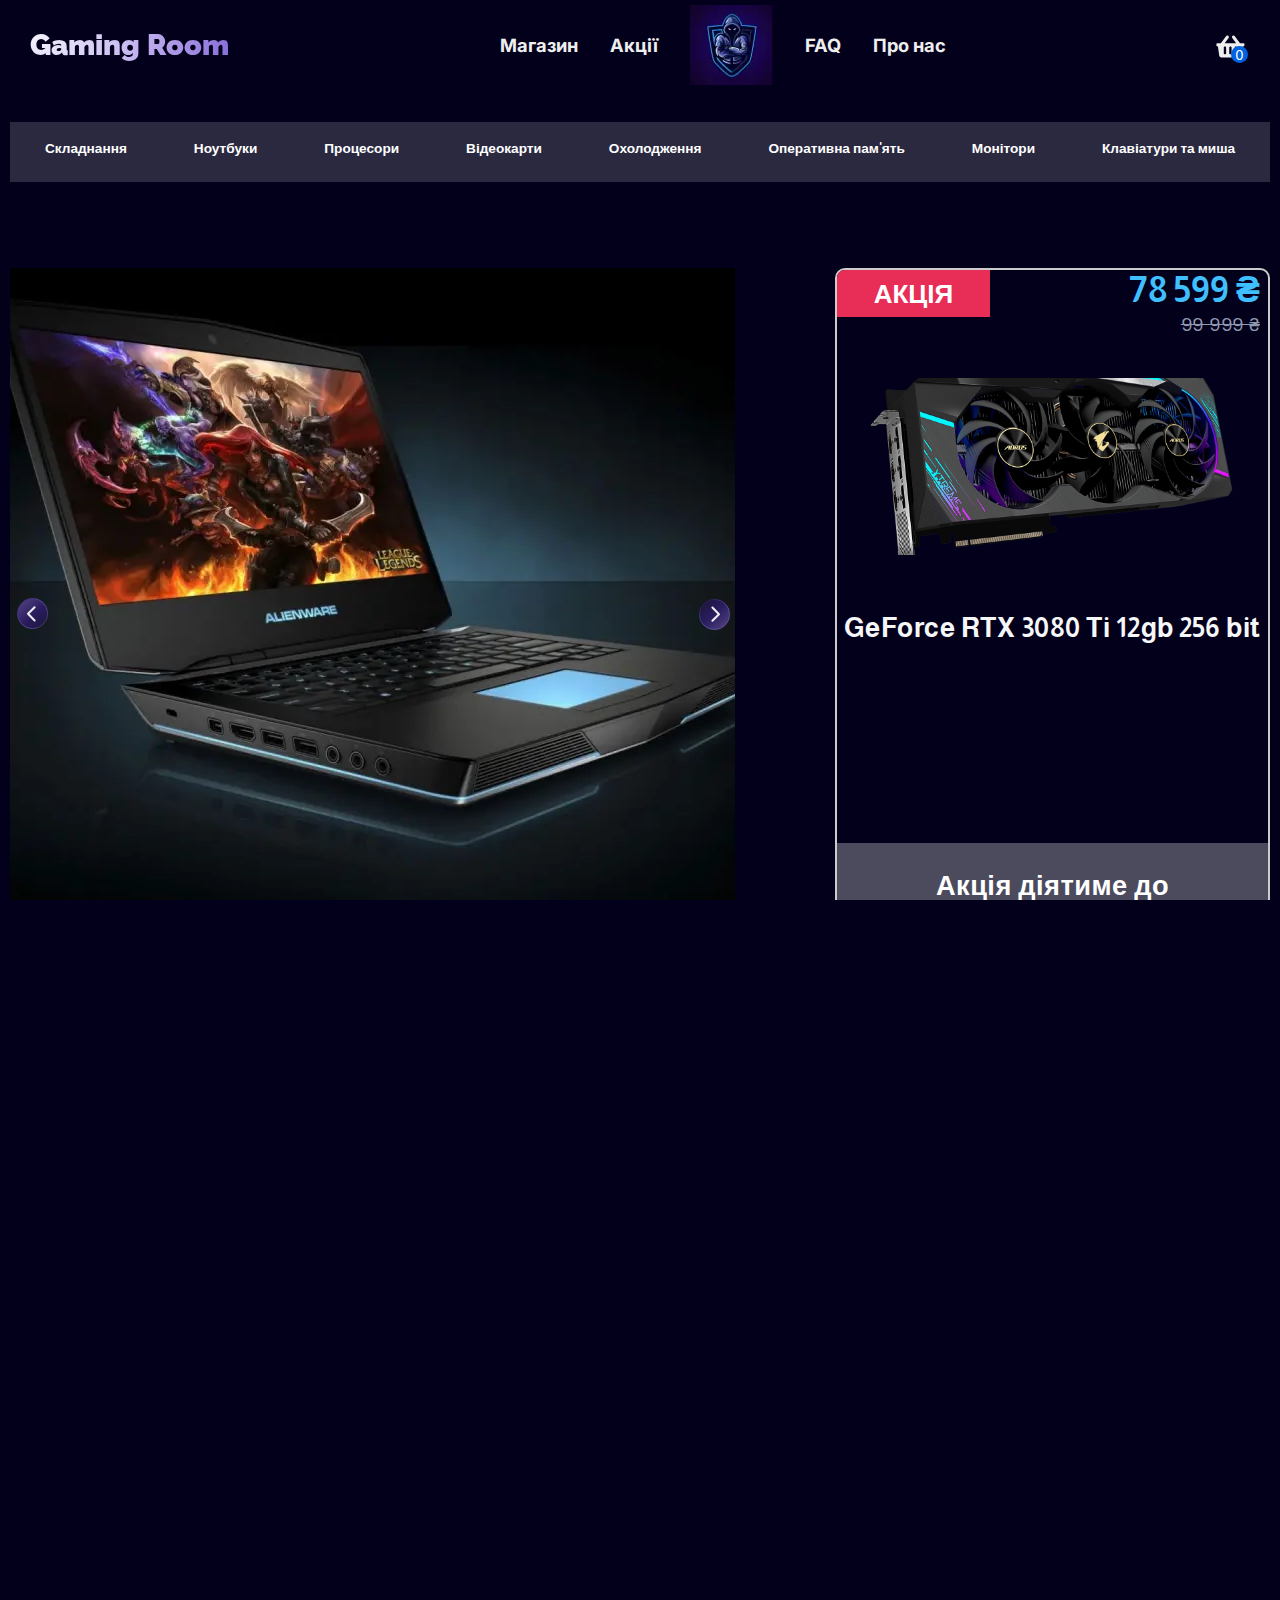
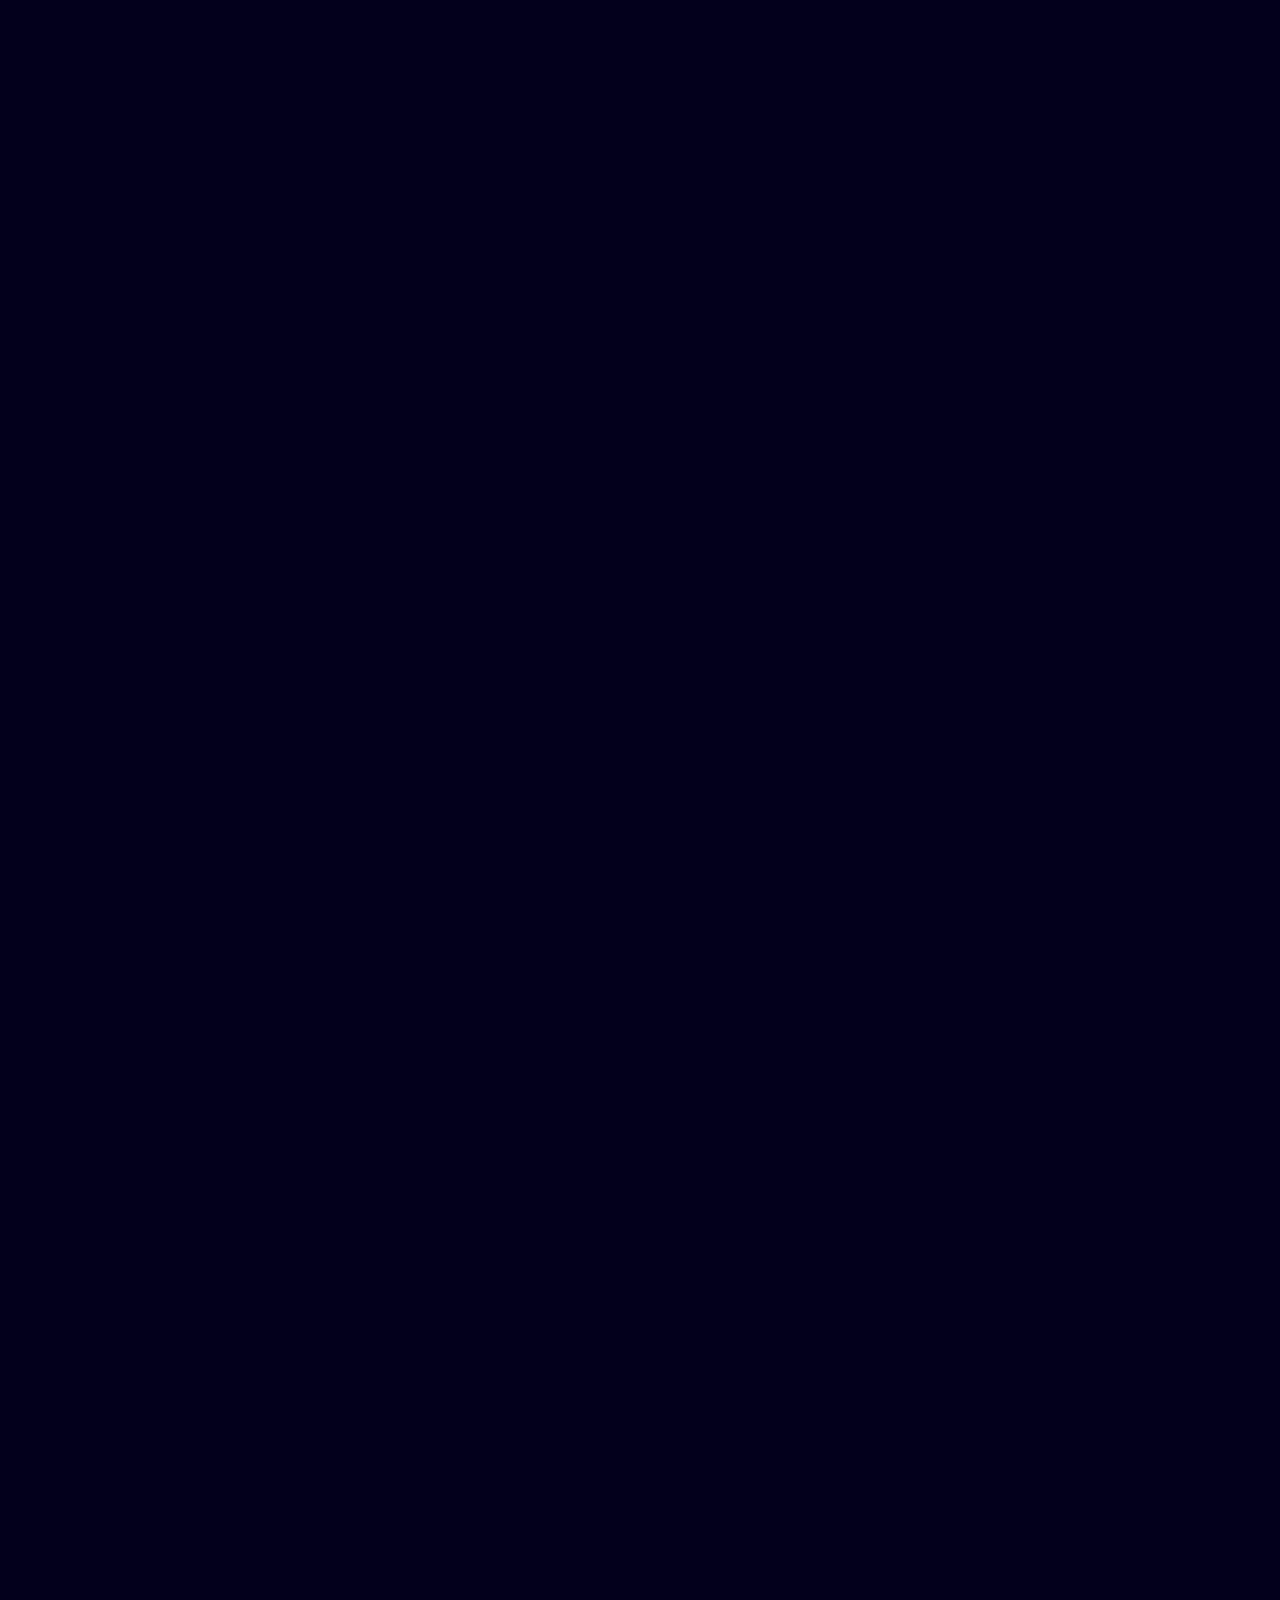
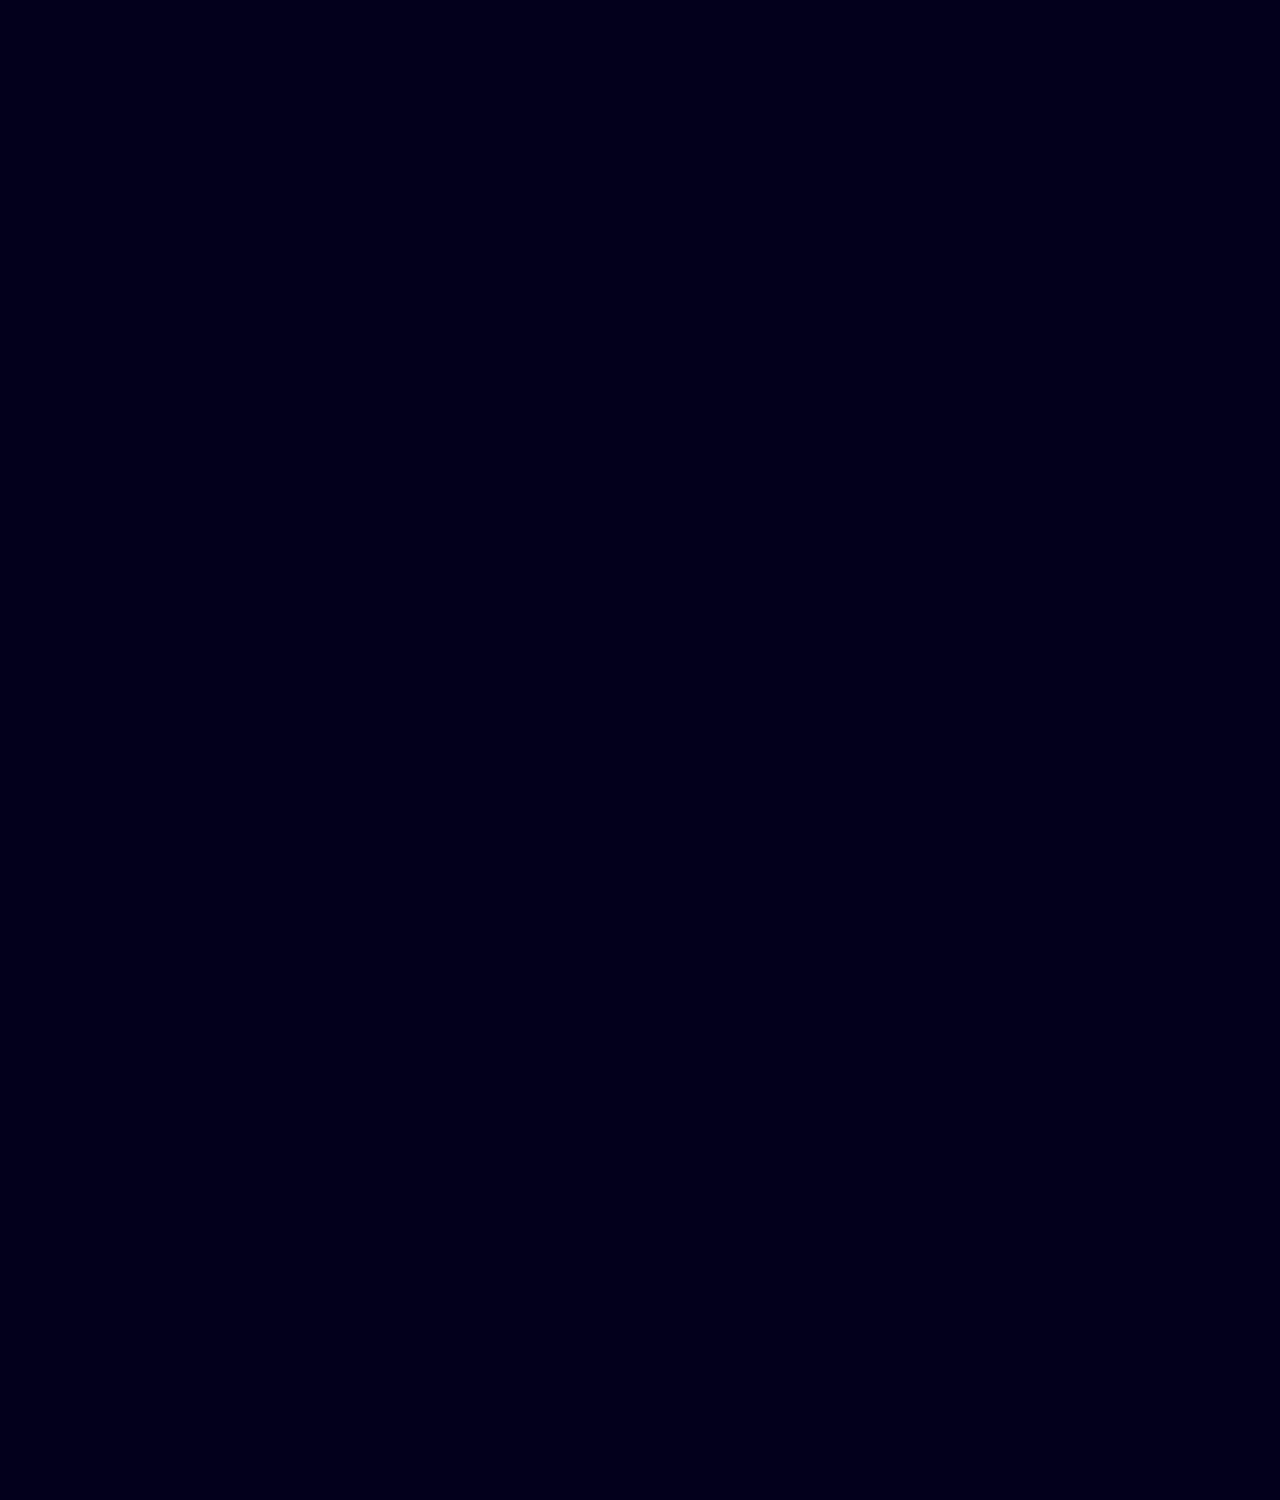
<file: index.html>
<!DOCTYPE html>
<html lang="en">

<head>
   <meta charset="UTF-8">
   <meta http-equiv="X-UA-Compatible" content="IE=edge">
   <meta name="viewport" content="width=device-width, initial-scale=1.0">
   <link rel="stylesheet" href="css/style.min.css?_v=20231002132732">
   <link rel="preconnect" href="https://fonts.googleapis.com">
   <link rel="preconnect" href="https://fonts.gstatic.com" crossorigin>
   <link
      href="https://fonts.googleapis.com/css2?family=Almarai:wght@400;700&family=Inter:wght@400;500;700&family=Lato:wght@400;700&family=Poppins:wght@400;600;700&family=Raleway:wght@900&display=swap&_v=20231002132732"
      rel="stylesheet">
   <title>Главная</title>
</head>

<body>
   <div class="wrapper">
      <header class="header">
         <div class="header__container">
            <div class="header__top">

               <div class="header__nav">

                  <nav class="nav">
                     <div class="nav__burger">
                        <span></span>
                        <span></span>
                        <span></span>
                     </div>
                     <a href="index.html">
                        <h2 class="nav__big">Gaming Room</h2>
                     </a>

                     <ul class="nav__menu">
                        <li class="nav__list">
                           <a href="magazin.html" class="nav__link">Магазин</a>
                        </li>
                        <li class="nav__list">
                           <a href="discount.html" class="nav__link">Акції</a>
                        </li>
                        <li class="nav__list">
                           <a href="#" class="nav__link">
                              <picture>
                                 <source srcset="img/logo.webp" type="image/webp"><img src="img/logo.png" alt="logo"
                                    class="nav__logo">
                              </picture>
                           </a>
                        </li>
                        <li class="nav__list">
                           <a href="FAQ.html" class="nav__link">FAQ</a>
                        </li>
                        <li class="nav__list">
                           <a href="about.html" class="nav__link">Про нас</a>
                        </li>
                     </ul>

                     <ul class="nav__burger-menu">
                        <li class="nav__burger-item">
                           <a href="#" class="nav__burger-link">Обране</a>
                        </li>
                        <li class="nav__burger-item">
                           <a href="#" class="nav__burger-link">Кошик</a>
                        </li>
                        <li class="nav__burger-item">
                           <a href="magazin.html" class="nav__burger-link">Магазин</a>
                        </li>
                        <li class="nav__burger-item">
                           <a href="discount.html" class="nav__burger-link">Акції</a>
                        </li>
                        <li class="nav__burger-item">
                           <a href="FAQ.html" class="nav__burger-link">FAQ</a>
                        </li>
                        <li class="nav__burger-item">
                           <a href="catalog.html" class="nav__burger-link">Складнання</a>
                        </li>
                        <li class="nav__burger-item">
                           <a href="catalog.html" class="nav__burger-link">Ноутбуки</a>
                        </li>
                        <li class="nav__burger-item">
                           <a href="catalog.html" class="nav__burger-link">Процесори</a>
                        </li>
                        <li class="nav__burger-item">
                           <a href="catalog.html" class="nav__burger-link">Відеокарти</a>
                        </li>
                        <li class="nav__burger-item">
                           <a href="catalog.html" class="nav__burger-link">Охолодження</a>
                        </li>
                        <li class="nav__burger-item">
                           <a href="catalog.html" class="nav__burger-link">Оперативна пам’ять</a>
                        </li>
                        <li class="nav__burger-item">
                           <a href="catalog.html" class="nav__burger-link">Монітори</a>
                        </li>
                        <li class="nav__burger-item">
                           <a href="catalog.html" class="nav__burger-link">Клавіатури та миша</a>
                        </li>
                     </ul>

                     <ul class="nav__icon">
                        <!-- <li class="nav__icon-list">
                     <a class="nav__icon-link" href="#">
                        <img src="img/profile.svg" alt="profile" class="nav__icon-img">
                     </a>
                  </li> -->
                        <li class="nav__icon-list">
                           <a class="nav__icon-link--basket" href="#">
                              <img src="img/store.svg" alt="store" class="nav__icon-store">
                              <!-- <span>1</span> -->
                           </a>
                        </li>
                     </ul>
                  </nav>
               </div>

            </div>
            <div class="header__bottom">
               <div class="catalog">
                  <ul class="catalog__menu">
                     <li class="catalog__list">
                        <a href="../smartbasket.php" class="catalog__link">Складнання</a>
                     </li>
                     <li class="catalog__list">
                        <a href="catalog.html" class="catalog__link">Ноутбуки</a>
                     </li>
                     <li class="catalog__list">
                        <a href="catalog.html" class="catalog__link">Процесори</a>
                     </li>
                     <li class="catalog__list">
                        <a href="catalog.html" class="catalog__link">Відеокарти</a>
                     </li>
                     <li class="catalog__list">
                        <a href="catalog.html" class="catalog__link">Охолодження</a>
                     </li>
                     <li class="catalog__list">
                        <a href="catalog.html" class="catalog__link">Оперативна пам'ять</a>
                     </li>
                     <li class="catalog__list">
                        <a href="catalog.html" class="catalog__link">Монітори</a>
                     </li>
                     <li class="catalog__list">
                        <a href="catalog.html" class="catalog__link">Клавіатури та миша</a>
                     </li>
                  </ul>
               </div>
            </div>
         </div>
      </header>
      <main class="main">
         <div class="block" style="display: none;" data-attr="test1.php"></div>
         <section class="section">
            <div class="advertising__container">
               <div class="advertising__inner">
                  <div class="advertising__swiper">

                     <div class="advertising__content swiper-wrapper">

                        <a href="#" class="advertising__link swiper-slide">
                           <picture>
                              <source srcset="img/slider-img/1.webp" type="image/webp"><img src="img/slider-img/1.jpg"
                                 alt="" class="advertising__img">
                           </picture>
                        </a>
                        <a href="#" class="advertising__link swiper-slide">
                           <picture>
                              <source srcset="img/slider-img/2.webp" type="image/webp"><img src="img/slider-img/2.jpg"
                                 alt="" class="advertising__img">
                           </picture>
                        </a>
                        <a href="#" class="advertising__link swiper-slide">
                           <picture>
                              <source srcset="img/slider-img/3.webp" type="image/webp"><img src="img/slider-img/3.jpg"
                                 alt="" class="advertising__img">
                           </picture>
                        </a>
                        <a href="#" class="advertising__link swiper-slide">
                           <picture>
                              <source srcset="img/slider-img/4.webp" type="image/webp"><img src="img/slider-img/4.jpg"
                                 alt="" class="advertising__img">
                           </picture>
                        </a>

                     </div>

                     <div class="swiper-pagination"></div>
                     <div class="swiper-arrow-left">
                        <img src="img/arrow-left.svg" alt="" class="arrow__left">
                     </div>
                     <div class="swiper-button-right">
                        <img src="img/arrow-right.svg" alt="" class="arrow__right">
                     </div>
                  </div>

                  <div class="advertising__box">
                     <a class="advertising__box--content" href="#">
                        <div class="advertising__sale">
                           <h3 class="advertising__sale-txt">АКЦІЯ</h3>
                           <div class="advertising__price">
                              <p class="advertising__price-new">78 599 ₴</p>
                              <p class="advertising__price-old">99 999 ₴</p>
                           </div>
                        </div>
                        <img src="img/image 7.png" alt="gtx 3050" class="advertising__picture">
                        <h2 class="advertising__title">GeForce RTX 3080 Ti 12gb 256 bit</h2>
                        <div class="advertising__promotion">
                           <p class="advertising__promotion-text">Акція діятиме до <span>31.10.2023</span>
                           </p>
                        </div>
                     </a>
                  </div>
               </div>
            </div>
         </section>

         <section class="categories">
            <div class="categories__container">
               <div class="search tabs">
                  <div class="tabs__wrapper">
                     <div class="search__nav tabs__nav">
                        <button class="search__nav-btn tabs__nav-btn active" type="button" data-tab="#tab_1">Пошук за
                           маркою</button>
                        <button class="search__nav-btn tabs__nav-btn" type="button" data-tab="#tab_2">Пошук за назвою
                           товару</button>
                     </div>
                     <div class="search__content tabs__content">
                        <div class="search__item tabs__item active" id="tab_1">
                           <form class="search__form">
                              <input class="search__input" type="text" placeholder="Введіть назву товара">
                              <button class="search__btn" type="button">Пошук</button>
                           </form>
                        </div>

                        <div class="search__item tabs__item" id="tab_2">
                           <form class="search__form">
                              <input class="search__input" type="text" placeholder="Введіть марку товара">
                              <button class="search__btn" type="button">Пошук</button>
                           </form>
                        </div>
                     </div>
                  </div>

               </div>

               <div class="rank">
                  <div class="rank__box">
                     <div class="rank__item">
                        <a class="rank__link" href="#">
                           <div class="rank__content">
                              <h3 class="rank__title">Монітори</h3>
                              <div class="rank__datails">
                                 <p class="rank__text">Детальніше</p>
                                 <svg class="vector" width="8" height="12" viewBox="0 0 8 12" fill="none"
                                    xmlns="http://www.w3.org/2000/svg">
                                    <path
                                       d="M-2.67029e-05 1.41L4.57997 6L-2.67029e-05 10.59L1.40997 12L7.40997 6L1.40997 0L-2.67029e-05 1.41Z"
                                       fill="#F6F7F8" fill-opacity="0.8" />
                                 </svg>

                              </div>
                           </div>
                           <picture>
                              <source srcset="img/rank/monitor.webp" type="image/webp"><img src="img/rank/monitor.png"
                                 alt="monitor" class="rank__images">
                           </picture>
                        </a>
                     </div>
                     <div class="rank__item">
                        <a class="rank__link" href="#">
                           <div class="rank__content">
                              <h3 class="rank__title">Ноутбуки</h3>
                              <div class="rank__datails">
                                 <p class="rank__text">Детальніше</p>
                                 <svg class="vector" width="8" height="12" viewBox="0 0 8 12" fill="none"
                                    xmlns="http://www.w3.org/2000/svg">
                                    <path
                                       d="M-2.67029e-05 1.41L4.57997 6L-2.67029e-05 10.59L1.40997 12L7.40997 6L1.40997 0L-2.67029e-05 1.41Z"
                                       fill="#F6F7F8" fill-opacity="0.8" />
                                 </svg>

                              </div>
                           </div>
                           <picture>
                              <source srcset="img/rank/netbook.webp" type="image/webp"><img src="img/rank/netbook.png"
                                 alt="netbook" class="rank__images">
                           </picture>
                        </a>
                     </div>
                     <div class="rank__item">
                        <a class="rank__link" href="#">
                           <div class="rank__content">
                              <h3 class="rank__title">Процесори</h3>
                              <div class="rank__datails">
                                 <p class="rank__text">Детальніше</p>
                                 <svg class="vector" width="8" height="12" viewBox="0 0 8 12" fill="none"
                                    xmlns="http://www.w3.org/2000/svg">
                                    <path
                                       d="M-2.67029e-05 1.41L4.57997 6L-2.67029e-05 10.59L1.40997 12L7.40997 6L1.40997 0L-2.67029e-05 1.41Z"
                                       fill="#F6F7F8" fill-opacity="0.8" />
                                 </svg>

                              </div>
                           </div>
                           <picture>
                              <source srcset="img/rank/CPU.webp" type="image/webp"><img src="img/rank/CPU.png" alt="CPU"
                                 class="rank__images">
                           </picture>
                        </a>
                     </div>
                     <div class="rank__item">
                        <a class="rank__link" href="#">
                           <div class="rank__content">
                              <h3 class="rank__title">Відеокарти</h3>
                              <div class="rank__datails">
                                 <p class="rank__text">Детальніше</p>
                                 <svg class="vector" width="8" height="12" viewBox="0 0 8 12" fill="none"
                                    xmlns="http://www.w3.org/2000/svg">
                                    <path
                                       d="M-2.67029e-05 1.41L4.57997 6L-2.67029e-05 10.59L1.40997 12L7.40997 6L1.40997 0L-2.67029e-05 1.41Z"
                                       fill="#F6F7F8" fill-opacity="0.8" />
                                 </svg>

                              </div>
                           </div>
                           <picture>
                              <source srcset="img/rank/videocart.webp" type="image/webp"><img
                                 src="img/rank/videocart.png" alt="monitor" class="rank__images">
                           </picture>
                        </a>
                     </div>
                     <div class="rank__item">
                        <a class="rank__link" href="#">
                           <div class="rank__content">
                              <h3 class="rank__title">ОЗУ</h3>
                              <div class="rank__datails">
                                 <p class="rank__text">Детальніше</p>
                                 <svg class="vector" width="8" height="12" viewBox="0 0 8 12" fill="none"
                                    xmlns="http://www.w3.org/2000/svg">
                                    <path
                                       d="M-2.67029e-05 1.41L4.57997 6L-2.67029e-05 10.59L1.40997 12L7.40997 6L1.40997 0L-2.67029e-05 1.41Z"
                                       fill="#F6F7F8" fill-opacity="0.8" />
                                 </svg>

                              </div>
                           </div>
                           <picture>
                              <source srcset="img/rank/RAM.webp" type="image/webp"><img src="img/rank/RAM.png" alt="RAM"
                                 class="rank__images">
                           </picture>
                        </a>
                     </div>
                     <div class="rank__item">
                        <a class="rank__link" href="#">
                           <div class="rank__content">
                              <h3 class="rank__title">Клавіатура</h3>
                              <div class="rank__datails">
                                 <p class="rank__text">Детальніше</p>
                                 <svg class="vector" width="8" height="12" viewBox="0 0 8 12" fill="none"
                                    xmlns="http://www.w3.org/2000/svg">
                                    <path
                                       d="M-2.67029e-05 1.41L4.57997 6L-2.67029e-05 10.59L1.40997 12L7.40997 6L1.40997 0L-2.67029e-05 1.41Z"
                                       fill="#F6F7F8" fill-opacity="0.8" />
                                 </svg>

                              </div>
                           </div>
                           <picture>
                              <source srcset="img/rank/keyboard.webp" type="image/webp"><img src="img/rank/keyboard.png"
                                 alt="keyboard" class="rank__images">
                           </picture>
                        </a>
                     </div>
                  </div>
               </div>
            </div>
         </section>

         <section class="popular">
            <div class="popular__container">
               <div class="popular__title title">Популярні товари</div>
               <div class="popular tabs">
                  <div class="tabs__wrapper">
                     <div class="popular__nav tabs__nav">
                        <button class="popular__nav-btn tabs__nav-btn active" type="button"
                           data-tab="#tab_1">запчастини</button>
                        <button class="popular__nav-btn tabs__nav-btn" type="button"
                           data-tab="#tab_2">процесори</button>
                        <button class="popular__nav-btn tabs__nav-btn" type="button" data-tab="#tab_3">миші</button>
                        <button class="popular__nav-btn tabs__nav-btn" type="button"
                           data-tab="#tab_4">інструменти</button>
                        <button class="popular__nav-btn tabs__nav-btn" type="button"
                           data-tab="#tab_5">аксесуари</button>
                     </div>
                     <div class="popular__content tabs__content">
                        <div class="popular__item tabs__item active" id="tab_1">
                           <div class="popular__swiper">

                              <div class="popular__sale swiper-wrapper">

                                 <div class="popular__sale-info swiper-slide">

                                    <div class="card popular__sale-item">
                                       <div class="popular__sale-icon">
                                          <svg width="42" height="42" viewBox="0 0 42 42" fill="none"
                                             xmlns="http://www.w3.org/2000/svg">
                                             <path
                                                d="M12.7714 1C6.41518 1 1 6.73601 1 14.1856C1 19.3248 2.99393 23.6515 5.63655 27.2357C8.27008 30.8075 11.6678 33.8056 14.7394 36.3149L20.0391 40.6444C20.6195 41.1185 21.3805 41.1185 21.9609 40.6444L27.2606 36.3149C30.3322 33.8056 33.7299 30.8075 36.3634 27.2357C39.0061 23.6515 41 19.3248 41 14.1856C41 6.73601 35.5848 1 29.2286 1C25.9521 1 23.0689 2.85418 21 5.25333C18.9311 2.85418 16.0479 1 12.7714 1Z"
                                                fill="#A394D2" fill-opacity="0.15" stroke="#775EC5"
                                                stroke-linecap="round" stroke-linejoin="round" />
                                          </svg>
                                       </div>
                                       <a href="#" class="link">
                                          <p class="popular__sale-dialog">Подивитися товар</p>
                                          <picture>
                                             <source srcset="img/popular-sale/power-unit.webp" type="image/webp"><img
                                                src="img/popular-sale/power-unit.png" alt="power-unit"
                                                class="popular__sale-img">
                                          </picture>
                                          <h3 class="popular__sale-title">
                                             Блок питания Smart RGB ATX 80 PLUS
                                          </h3>
                                          <p class="popular__sale-price">3 399 ₴</p>
                                       </a>
                                       <div class="product__quantity"></div>
                                       <a href="#" class="popular__sale-store" data-sb-id-or-vendor-code="01543"
                                          data-sb-product-name="Блок питания Smart RGB ATX 80 PLUS"
                                          data-sb-product-price="3399" data-sb-product-quantity="1"
                                          data-sb-product-img="img/popular-sale/power-unit.png">
                                          <img src="img/popular-sale/fa-solid_shopping-basket.svg" alt="store"
                                             class="popular__sale-store--img">
                                       </a>

                                    </div>

                                 </div>

                                 <div class="popular__sale-info swiper-slide">
                                    <div class="card popular__sale-item">
                                       <div class="popular__sale-icon">
                                          <svg width="42" height="42" viewBox="0 0 42 42" fill="none"
                                             xmlns="http://www.w3.org/2000/svg">
                                             <path
                                                d="M12.7714 1C6.41518 1 1 6.73601 1 14.1856C1 19.3248 2.99393 23.6515 5.63655 27.2357C8.27008 30.8075 11.6678 33.8056 14.7394 36.3149L20.0391 40.6444C20.6195 41.1185 21.3805 41.1185 21.9609 40.6444L27.2606 36.3149C30.3322 33.8056 33.7299 30.8075 36.3634 27.2357C39.0061 23.6515 41 19.3248 41 14.1856C41 6.73601 35.5848 1 29.2286 1C25.9521 1 23.0689 2.85418 21 5.25333C18.9311 2.85418 16.0479 1 12.7714 1Z"
                                                fill="#A394D2" fill-opacity="0.15" stroke="#775EC5"
                                                stroke-linecap="round" stroke-linejoin="round" />
                                          </svg>
                                       </div>
                                       <a href="#" class="link">
                                          <p class="popular__sale-dialog">Подивитися товар</p>
                                          <picture>
                                             <source srcset="img/popular-sale/cooler.webp" type="image/webp"><img
                                                src="img/popular-sale/cooler.png" alt="power-unit"
                                                class="popular__sale-img">
                                          </picture>
                                          <h3 class="popular__sale-title">
                                             Кулер DeepCool AG400 LED White
                                          </h3>
                                          <p class="popular__sale-price">1 099 ₴</p>
                                       </a>

                                       <a class="popular__sale-store" data-sb-id-or-vendor-code="01533"
                                          data-sb-product-name="Кулер DeepCool AG400 LED White"
                                          data-sb-product-price="1099" data-sb-product-quantity="1"
                                          data-sb-product-img="img/popular-sale/cooler.png">
                                          <img src="img/popular-sale/fa-solid_shopping-basket.svg" alt="store"
                                             class="popular__sale-store--img">
                                       </a>
                                       <div class="product__quantity"></div>
                                    </div>

                                 </div>

                                 <div class="popular__sale-info swiper-slide">
                                    <div class="card popular__sale-item popular__sale-promotion ">
                                       <div class="popular__sale-icon">
                                          <div class="popular__sale--prom">
                                             <span>SALE</span>
                                          </div>
                                          <svg width="42" height="42" viewBox="0 0 42 42" fill="none"
                                             xmlns="http://www.w3.org/2000/svg">
                                             <path
                                                d="M12.7714 1C6.41518 1 1 6.73601 1 14.1856C1 19.3248 2.99393 23.6515 5.63655 27.2357C8.27008 30.8075 11.6678 33.8056 14.7394 36.3149L20.0391 40.6444C20.6195 41.1185 21.3805 41.1185 21.9609 40.6444L27.2606 36.3149C30.3322 33.8056 33.7299 30.8075 36.3634 27.2357C39.0061 23.6515 41 19.3248 41 14.1856C41 6.73601 35.5848 1 29.2286 1C25.9521 1 23.0689 2.85418 21 5.25333C18.9311 2.85418 16.0479 1 12.7714 1Z"
                                                fill="#A394D2" fill-opacity="0.15" stroke="#775EC5"
                                                stroke-linecap="round" stroke-linejoin="round" />
                                          </svg>
                                       </div>
                                       <a href="#" class="link">
                                          <p class="popular__sale-dialog">Подивитися товар</p>
                                          <img src="img/popular-sale/thermal-paste.png" alt="power-unit"
                                             class="popular__sale-img">
                                          <h3 class="popular__sale-title">
                                             Термопаста Arctic MX-2 White 4г
                                          </h3>
                                          <p class="popular__sale-price">599 ₴</p>
                                       </a>

                                       <a class="popular__sale-store" data-sb-id-or-vendor-code="01523"
                                          data-sb-product-name="Термопаста Arctic MX-2 White 4г"
                                          data-sb-product-price="599" data-sb-product-quantity="1"
                                          data-sb-product-img="img/popular-sale/thermal-paste.png">
                                          <img src="img/popular-sale/fa-solid_shopping-basket.svg" alt="store"
                                             class="popular__sale-store--img">
                                       </a>
                                       <div class="product__quantity"></div>
                                    </div>

                                 </div>

                                 <div class="popular__sale-info swiper-slide">
                                    <div class="card popular__sale-item">
                                       <div class="popular__sale-icon">
                                          <svg width="42" height="42" viewBox="0 0 42 42" fill="none"
                                             xmlns="http://www.w3.org/2000/svg">
                                             <path
                                                d="M12.7714 1C6.41518 1 1 6.73601 1 14.1856C1 19.3248 2.99393 23.6515 5.63655 27.2357C8.27008 30.8075 11.6678 33.8056 14.7394 36.3149L20.0391 40.6444C20.6195 41.1185 21.3805 41.1185 21.9609 40.6444L27.2606 36.3149C30.3322 33.8056 33.7299 30.8075 36.3634 27.2357C39.0061 23.6515 41 19.3248 41 14.1856C41 6.73601 35.5848 1 29.2286 1C25.9521 1 23.0689 2.85418 21 5.25333C18.9311 2.85418 16.0479 1 12.7714 1Z"
                                                fill="#A394D2" fill-opacity="0.15" stroke="#775EC5"
                                                stroke-linecap="round" stroke-linejoin="round" />
                                          </svg>
                                       </div>
                                       <a href="#" class="link">
                                          <p class="popular__sale-dialog">Подивитися товар</p>
                                          <picture>
                                             <source srcset="img/popular-sale/SSD.webp" type="image/webp"><img
                                                src="img/popular-sale/SSD.png" alt="power-unit"
                                                class="popular__sale-img">
                                          </picture>
                                          <h3 class="popular__sale-title">
                                             Kingston SSD Now A400 480GB
                                          </h3>
                                          <p class="popular__sale-price">1 299 ₴</p>
                                       </a>
                                       <a class="popular__sale-store" data-sb-id-or-vendor-code="0153"
                                          data-sb-product-name="Kingston SSD Now A400 480GB"
                                          data-sb-product-price="1299" data-sb-product-quantity="1"
                                          data-sb-product-img="img/popular-sale/SSD.png">
                                          <img src="img/popular-sale/fa-solid_shopping-basket.svg" alt="store"
                                             class="popular__sale-store--img">
                                       </a>
                                       <div class="product__quantity"></div>
                                    </div>

                                 </div>
                              </div>

                              <div class="swiper-pagination"></div>
                              <div class="swiper-arrow-left">
                                 <img src="img/arrow-left.svg" alt="" class="arrow__left">
                              </div>
                              <div class="swiper-button-right">
                                 <img src="img/arrow-right.svg" alt="" class="arrow__right">
                              </div>
                           </div>
                        </div>
                        <div class="popular__item tabs__item" id="tab_2">
                           <div class="popular__swiper">

                              <div class="popular__sale swiper-wrapper">

                                 <div class="popular__sale-info swiper-slide">

                                    <div class="card popular__sale-item">
                                       <div class="popular__sale-icon">
                                          <svg width="42" height="42" viewBox="0 0 42 42" fill="none"
                                             xmlns="http://www.w3.org/2000/svg">
                                             <path
                                                d="M12.7714 1C6.41518 1 1 6.73601 1 14.1856C1 19.3248 2.99393 23.6515 5.63655 27.2357C8.27008 30.8075 11.6678 33.8056 14.7394 36.3149L20.0391 40.6444C20.6195 41.1185 21.3805 41.1185 21.9609 40.6444L27.2606 36.3149C30.3322 33.8056 33.7299 30.8075 36.3634 27.2357C39.0061 23.6515 41 19.3248 41 14.1856C41 6.73601 35.5848 1 29.2286 1C25.9521 1 23.0689 2.85418 21 5.25333C18.9311 2.85418 16.0479 1 12.7714 1Z"
                                                fill="#A394D2" fill-opacity="0.15" stroke="#775EC5"
                                                stroke-linecap="round" stroke-linejoin="round" />
                                          </svg>
                                       </div>
                                       <a href="#" class="link">
                                          <p class="popular__sale-dialog">Подивитися товар</p>
                                          <picture>
                                             <source srcset="img/popular-sale/power-unit.webp" type="image/webp"><img
                                                src="img/popular-sale/power-unit.png" alt="power-unit"
                                                class="popular__sale-img">
                                          </picture>
                                          <h3 class="popular__sale-title">
                                             Блок питания Smart RGB ATX 80 PLUS
                                          </h3>
                                          <p class="popular__sale-price">3 399 ₴</p>
                                       </a>
                                       <div class="product__quantity"></div>
                                       <a href="#" class="popular__sale-store" data-sb-id-or-vendor-code="01543"
                                          data-sb-product-name="Блок питания Smart RGB ATX 80 PLUS"
                                          data-sb-product-price="3399" data-sb-product-quantity="1"
                                          data-sb-product-img="img/popular-sale/power-unit.png">
                                          <img src="img/popular-sale/fa-solid_shopping-basket.svg" alt="store"
                                             class="popular__sale-store--img">
                                       </a>

                                    </div>

                                 </div>

                                 <div class="popular__sale-info swiper-slide">
                                    <div class="card popular__sale-item">
                                       <div class="popular__sale-icon">
                                          <svg width="42" height="42" viewBox="0 0 42 42" fill="none"
                                             xmlns="http://www.w3.org/2000/svg">
                                             <path
                                                d="M12.7714 1C6.41518 1 1 6.73601 1 14.1856C1 19.3248 2.99393 23.6515 5.63655 27.2357C8.27008 30.8075 11.6678 33.8056 14.7394 36.3149L20.0391 40.6444C20.6195 41.1185 21.3805 41.1185 21.9609 40.6444L27.2606 36.3149C30.3322 33.8056 33.7299 30.8075 36.3634 27.2357C39.0061 23.6515 41 19.3248 41 14.1856C41 6.73601 35.5848 1 29.2286 1C25.9521 1 23.0689 2.85418 21 5.25333C18.9311 2.85418 16.0479 1 12.7714 1Z"
                                                fill="#A394D2" fill-opacity="0.15" stroke="#775EC5"
                                                stroke-linecap="round" stroke-linejoin="round" />
                                          </svg>
                                       </div>
                                       <a href="#" class="link">
                                          <p class="popular__sale-dialog">Подивитися товар</p>
                                          <picture>
                                             <source srcset="img/popular-sale/cooler.webp" type="image/webp"><img
                                                src="img/popular-sale/cooler.png" alt="power-unit"
                                                class="popular__sale-img">
                                          </picture>
                                          <h3 class="popular__sale-title">
                                             Кулер DeepCool AG400 LED White
                                          </h3>
                                          <p class="popular__sale-price">1 099 ₴</p>
                                       </a>

                                       <a class="popular__sale-store" data-sb-id-or-vendor-code="01533"
                                          data-sb-product-name="Кулер DeepCool AG400 LED White"
                                          data-sb-product-price="1099" data-sb-product-quantity="1"
                                          data-sb-product-img="img/popular-sale/cooler.png">
                                          <img src="img/popular-sale/fa-solid_shopping-basket.svg" alt="store"
                                             class="popular__sale-store--img">
                                       </a>
                                       <div class="product__quantity"></div>
                                    </div>

                                 </div>

                                 <div class="popular__sale-info swiper-slide">
                                    <div class="card popular__sale-item popular__sale-promotion ">
                                       <div class="popular__sale-icon">
                                          <div class="popular__sale--prom">
                                             <span>SALE</span>
                                          </div>
                                          <svg width="42" height="42" viewBox="0 0 42 42" fill="none"
                                             xmlns="http://www.w3.org/2000/svg">
                                             <path
                                                d="M12.7714 1C6.41518 1 1 6.73601 1 14.1856C1 19.3248 2.99393 23.6515 5.63655 27.2357C8.27008 30.8075 11.6678 33.8056 14.7394 36.3149L20.0391 40.6444C20.6195 41.1185 21.3805 41.1185 21.9609 40.6444L27.2606 36.3149C30.3322 33.8056 33.7299 30.8075 36.3634 27.2357C39.0061 23.6515 41 19.3248 41 14.1856C41 6.73601 35.5848 1 29.2286 1C25.9521 1 23.0689 2.85418 21 5.25333C18.9311 2.85418 16.0479 1 12.7714 1Z"
                                                fill="#A394D2" fill-opacity="0.15" stroke="#775EC5"
                                                stroke-linecap="round" stroke-linejoin="round" />
                                          </svg>
                                       </div>
                                       <a href="#" class="link">
                                          <p class="popular__sale-dialog">Подивитися товар</p>
                                          <img src="img/popular-sale/thermal-paste.png" alt="power-unit"
                                             class="popular__sale-img">
                                          <h3 class="popular__sale-title">
                                             Термопаста Arctic MX-2 White 4г
                                          </h3>
                                          <p class="popular__sale-price">599 ₴</p>
                                       </a>

                                       <a class="popular__sale-store" data-sb-id-or-vendor-code="01523"
                                          data-sb-product-name="Термопаста Arctic MX-2 White 4г"
                                          data-sb-product-price="599" data-sb-product-quantity="1"
                                          data-sb-product-img="img/popular-sale/thermal-paste.png">
                                          <img src="img/popular-sale/fa-solid_shopping-basket.svg" alt="store"
                                             class="popular__sale-store--img">
                                       </a>
                                       <div class="product__quantity"></div>
                                    </div>

                                 </div>

                                 <div class="popular__sale-info swiper-slide">
                                    <div class="card popular__sale-item">
                                       <div class="popular__sale-icon">
                                          <svg width="42" height="42" viewBox="0 0 42 42" fill="none"
                                             xmlns="http://www.w3.org/2000/svg">
                                             <path
                                                d="M12.7714 1C6.41518 1 1 6.73601 1 14.1856C1 19.3248 2.99393 23.6515 5.63655 27.2357C8.27008 30.8075 11.6678 33.8056 14.7394 36.3149L20.0391 40.6444C20.6195 41.1185 21.3805 41.1185 21.9609 40.6444L27.2606 36.3149C30.3322 33.8056 33.7299 30.8075 36.3634 27.2357C39.0061 23.6515 41 19.3248 41 14.1856C41 6.73601 35.5848 1 29.2286 1C25.9521 1 23.0689 2.85418 21 5.25333C18.9311 2.85418 16.0479 1 12.7714 1Z"
                                                fill="#A394D2" fill-opacity="0.15" stroke="#775EC5"
                                                stroke-linecap="round" stroke-linejoin="round" />
                                          </svg>
                                       </div>
                                       <a href="#" class="link">
                                          <p class="popular__sale-dialog">Подивитися товар</p>
                                          <picture>
                                             <source srcset="img/popular-sale/SSD.webp" type="image/webp"><img
                                                src="img/popular-sale/SSD.png" alt="power-unit"
                                                class="popular__sale-img">
                                          </picture>
                                          <h3 class="popular__sale-title">
                                             Kingston SSD Now A400 480GB
                                          </h3>
                                          <p class="popular__sale-price">1 299 ₴</p>
                                       </a>
                                       <a class="popular__sale-store" data-sb-id-or-vendor-code="0153"
                                          data-sb-product-name="Kingston SSD Now A400 480GB"
                                          data-sb-product-price="1299" data-sb-product-quantity="1"
                                          data-sb-product-img="img/popular-sale/SSD.png">
                                          <img src="img/popular-sale/fa-solid_shopping-basket.svg" alt="store"
                                             class="popular__sale-store--img">
                                       </a>
                                       <div class="product__quantity"></div>
                                    </div>

                                 </div>
                              </div>

                              <div class="swiper-pagination"></div>
                              <div class="swiper-arrow-left">
                                 <img src="img/arrow-left.svg" alt="" class="arrow__left">
                              </div>
                              <div class="swiper-button-right">
                                 <img src="img/arrow-right.svg" alt="" class="arrow__right">
                              </div>
                           </div>
                        </div>
                        <div class="popular__item tabs__item" id="tab_3">
                           <div class="popular__swiper">

                              <div class="popular__sale swiper-wrapper">

                                 <div class="popular__sale-info swiper-slide">

                                    <div class="card popular__sale-item">
                                       <div class="popular__sale-icon">
                                          <svg width="42" height="42" viewBox="0 0 42 42" fill="none"
                                             xmlns="http://www.w3.org/2000/svg">
                                             <path
                                                d="M12.7714 1C6.41518 1 1 6.73601 1 14.1856C1 19.3248 2.99393 23.6515 5.63655 27.2357C8.27008 30.8075 11.6678 33.8056 14.7394 36.3149L20.0391 40.6444C20.6195 41.1185 21.3805 41.1185 21.9609 40.6444L27.2606 36.3149C30.3322 33.8056 33.7299 30.8075 36.3634 27.2357C39.0061 23.6515 41 19.3248 41 14.1856C41 6.73601 35.5848 1 29.2286 1C25.9521 1 23.0689 2.85418 21 5.25333C18.9311 2.85418 16.0479 1 12.7714 1Z"
                                                fill="#A394D2" fill-opacity="0.15" stroke="#775EC5"
                                                stroke-linecap="round" stroke-linejoin="round" />
                                          </svg>
                                       </div>
                                       <a href="#" class="link">
                                          <p class="popular__sale-dialog">Подивитися товар</p>
                                          <picture>
                                             <source srcset="img/popular-sale/power-unit.webp" type="image/webp"><img
                                                src="img/popular-sale/power-unit.png" alt="power-unit"
                                                class="popular__sale-img">
                                          </picture>
                                          <h3 class="popular__sale-title">
                                             Блок питания Smart RGB ATX 80 PLUS
                                          </h3>
                                          <p class="popular__sale-price">3 399 ₴</p>
                                       </a>
                                       <div class="product__quantity"></div>
                                       <a href="#" class="popular__sale-store" data-sb-id-or-vendor-code="01543"
                                          data-sb-product-name="Блок питания Smart RGB ATX 80 PLUS"
                                          data-sb-product-price="3399" data-sb-product-quantity="1"
                                          data-sb-product-img="img/popular-sale/power-unit.png">
                                          <img src="img/popular-sale/fa-solid_shopping-basket.svg" alt="store"
                                             class="popular__sale-store--img">
                                       </a>

                                    </div>

                                 </div>

                                 <div class="popular__sale-info swiper-slide">
                                    <div class="card popular__sale-item">
                                       <div class="popular__sale-icon">
                                          <svg width="42" height="42" viewBox="0 0 42 42" fill="none"
                                             xmlns="http://www.w3.org/2000/svg">
                                             <path
                                                d="M12.7714 1C6.41518 1 1 6.73601 1 14.1856C1 19.3248 2.99393 23.6515 5.63655 27.2357C8.27008 30.8075 11.6678 33.8056 14.7394 36.3149L20.0391 40.6444C20.6195 41.1185 21.3805 41.1185 21.9609 40.6444L27.2606 36.3149C30.3322 33.8056 33.7299 30.8075 36.3634 27.2357C39.0061 23.6515 41 19.3248 41 14.1856C41 6.73601 35.5848 1 29.2286 1C25.9521 1 23.0689 2.85418 21 5.25333C18.9311 2.85418 16.0479 1 12.7714 1Z"
                                                fill="#A394D2" fill-opacity="0.15" stroke="#775EC5"
                                                stroke-linecap="round" stroke-linejoin="round" />
                                          </svg>
                                       </div>
                                       <a href="#" class="link">
                                          <p class="popular__sale-dialog">Подивитися товар</p>
                                          <picture>
                                             <source srcset="img/popular-sale/cooler.webp" type="image/webp"><img
                                                src="img/popular-sale/cooler.png" alt="power-unit"
                                                class="popular__sale-img">
                                          </picture>
                                          <h3 class="popular__sale-title">
                                             Кулер DeepCool AG400 LED White
                                          </h3>
                                          <p class="popular__sale-price">1 099 ₴</p>
                                       </a>

                                       <a class="popular__sale-store" data-sb-id-or-vendor-code="01533"
                                          data-sb-product-name="Кулер DeepCool AG400 LED White"
                                          data-sb-product-price="1099" data-sb-product-quantity="1"
                                          data-sb-product-img="img/popular-sale/cooler.png">
                                          <img src="img/popular-sale/fa-solid_shopping-basket.svg" alt="store"
                                             class="popular__sale-store--img">
                                       </a>
                                       <div class="product__quantity"></div>
                                    </div>

                                 </div>

                                 <div class="popular__sale-info swiper-slide">
                                    <div class="card popular__sale-item popular__sale-promotion ">
                                       <div class="popular__sale-icon">
                                          <div class="popular__sale--prom">
                                             <span>SALE</span>
                                          </div>
                                          <svg width="42" height="42" viewBox="0 0 42 42" fill="none"
                                             xmlns="http://www.w3.org/2000/svg">
                                             <path
                                                d="M12.7714 1C6.41518 1 1 6.73601 1 14.1856C1 19.3248 2.99393 23.6515 5.63655 27.2357C8.27008 30.8075 11.6678 33.8056 14.7394 36.3149L20.0391 40.6444C20.6195 41.1185 21.3805 41.1185 21.9609 40.6444L27.2606 36.3149C30.3322 33.8056 33.7299 30.8075 36.3634 27.2357C39.0061 23.6515 41 19.3248 41 14.1856C41 6.73601 35.5848 1 29.2286 1C25.9521 1 23.0689 2.85418 21 5.25333C18.9311 2.85418 16.0479 1 12.7714 1Z"
                                                fill="#A394D2" fill-opacity="0.15" stroke="#775EC5"
                                                stroke-linecap="round" stroke-linejoin="round" />
                                          </svg>
                                       </div>
                                       <a href="#" class="link">
                                          <p class="popular__sale-dialog">Подивитися товар</p>
                                          <img src="img/popular-sale/thermal-paste.png" alt="power-unit"
                                             class="popular__sale-img">
                                          <h3 class="popular__sale-title">
                                             Термопаста Arctic MX-2 White 4г
                                          </h3>
                                          <p class="popular__sale-price">599 ₴</p>
                                       </a>

                                       <a class="popular__sale-store" data-sb-id-or-vendor-code="01523"
                                          data-sb-product-name="Термопаста Arctic MX-2 White 4г"
                                          data-sb-product-price="599" data-sb-product-quantity="1"
                                          data-sb-product-img="img/popular-sale/thermal-paste.png">
                                          <img src="img/popular-sale/fa-solid_shopping-basket.svg" alt="store"
                                             class="popular__sale-store--img">
                                       </a>
                                       <div class="product__quantity"></div>
                                    </div>

                                 </div>

                                 <div class="popular__sale-info swiper-slide">
                                    <div class="card popular__sale-item">
                                       <div class="popular__sale-icon">
                                          <svg width="42" height="42" viewBox="0 0 42 42" fill="none"
                                             xmlns="http://www.w3.org/2000/svg">
                                             <path
                                                d="M12.7714 1C6.41518 1 1 6.73601 1 14.1856C1 19.3248 2.99393 23.6515 5.63655 27.2357C8.27008 30.8075 11.6678 33.8056 14.7394 36.3149L20.0391 40.6444C20.6195 41.1185 21.3805 41.1185 21.9609 40.6444L27.2606 36.3149C30.3322 33.8056 33.7299 30.8075 36.3634 27.2357C39.0061 23.6515 41 19.3248 41 14.1856C41 6.73601 35.5848 1 29.2286 1C25.9521 1 23.0689 2.85418 21 5.25333C18.9311 2.85418 16.0479 1 12.7714 1Z"
                                                fill="#A394D2" fill-opacity="0.15" stroke="#775EC5"
                                                stroke-linecap="round" stroke-linejoin="round" />
                                          </svg>
                                       </div>
                                       <a href="#" class="link">
                                          <p class="popular__sale-dialog">Подивитися товар</p>
                                          <picture>
                                             <source srcset="img/popular-sale/SSD.webp" type="image/webp"><img
                                                src="img/popular-sale/SSD.png" alt="power-unit"
                                                class="popular__sale-img">
                                          </picture>
                                          <h3 class="popular__sale-title">
                                             Kingston SSD Now A400 480GB
                                          </h3>
                                          <p class="popular__sale-price">1 299 ₴</p>
                                       </a>
                                       <a class="popular__sale-store" data-sb-id-or-vendor-code="0153"
                                          data-sb-product-name="Kingston SSD Now A400 480GB"
                                          data-sb-product-price="1299" data-sb-product-quantity="1"
                                          data-sb-product-img="img/popular-sale/SSD.png">
                                          <img src="img/popular-sale/fa-solid_shopping-basket.svg" alt="store"
                                             class="popular__sale-store--img">
                                       </a>
                                       <div class="product__quantity"></div>
                                    </div>

                                 </div>
                              </div>

                              <div class="swiper-pagination"></div>
                              <div class="swiper-arrow-left">
                                 <img src="img/arrow-left.svg" alt="" class="arrow__left">
                              </div>
                              <div class="swiper-button-right">
                                 <img src="img/arrow-right.svg" alt="" class="arrow__right">
                              </div>
                           </div>
                        </div>
                        <div class="popular__item tabs__item" id="tab_4">
                           <div class="popular__swiper">

                              <div class="popular__sale swiper-wrapper">

                                 <div class="popular__sale-info swiper-slide">

                                    <div class="card popular__sale-item">
                                       <div class="popular__sale-icon">
                                          <svg width="42" height="42" viewBox="0 0 42 42" fill="none"
                                             xmlns="http://www.w3.org/2000/svg">
                                             <path
                                                d="M12.7714 1C6.41518 1 1 6.73601 1 14.1856C1 19.3248 2.99393 23.6515 5.63655 27.2357C8.27008 30.8075 11.6678 33.8056 14.7394 36.3149L20.0391 40.6444C20.6195 41.1185 21.3805 41.1185 21.9609 40.6444L27.2606 36.3149C30.3322 33.8056 33.7299 30.8075 36.3634 27.2357C39.0061 23.6515 41 19.3248 41 14.1856C41 6.73601 35.5848 1 29.2286 1C25.9521 1 23.0689 2.85418 21 5.25333C18.9311 2.85418 16.0479 1 12.7714 1Z"
                                                fill="#A394D2" fill-opacity="0.15" stroke="#775EC5"
                                                stroke-linecap="round" stroke-linejoin="round" />
                                          </svg>
                                       </div>
                                       <a href="#" class="link">
                                          <p class="popular__sale-dialog">Подивитися товар</p>
                                          <picture>
                                             <source srcset="img/popular-sale/power-unit.webp" type="image/webp"><img
                                                src="img/popular-sale/power-unit.png" alt="power-unit"
                                                class="popular__sale-img">
                                          </picture>
                                          <h3 class="popular__sale-title">
                                             Блок питания Smart RGB ATX 80 PLUS
                                          </h3>
                                          <p class="popular__sale-price">3 399 ₴</p>
                                       </a>
                                       <div class="product__quantity"></div>
                                       <a href="#" class="popular__sale-store" data-sb-id-or-vendor-code="01543"
                                          data-sb-product-name="Блок питания Smart RGB ATX 80 PLUS"
                                          data-sb-product-price="3399" data-sb-product-quantity="1"
                                          data-sb-product-img="img/popular-sale/power-unit.png">
                                          <img src="img/popular-sale/fa-solid_shopping-basket.svg" alt="store"
                                             class="popular__sale-store--img">
                                       </a>

                                    </div>

                                 </div>

                                 <div class="popular__sale-info swiper-slide">
                                    <div class="card popular__sale-item">
                                       <div class="popular__sale-icon">
                                          <svg width="42" height="42" viewBox="0 0 42 42" fill="none"
                                             xmlns="http://www.w3.org/2000/svg">
                                             <path
                                                d="M12.7714 1C6.41518 1 1 6.73601 1 14.1856C1 19.3248 2.99393 23.6515 5.63655 27.2357C8.27008 30.8075 11.6678 33.8056 14.7394 36.3149L20.0391 40.6444C20.6195 41.1185 21.3805 41.1185 21.9609 40.6444L27.2606 36.3149C30.3322 33.8056 33.7299 30.8075 36.3634 27.2357C39.0061 23.6515 41 19.3248 41 14.1856C41 6.73601 35.5848 1 29.2286 1C25.9521 1 23.0689 2.85418 21 5.25333C18.9311 2.85418 16.0479 1 12.7714 1Z"
                                                fill="#A394D2" fill-opacity="0.15" stroke="#775EC5"
                                                stroke-linecap="round" stroke-linejoin="round" />
                                          </svg>
                                       </div>
                                       <a href="#" class="link">
                                          <p class="popular__sale-dialog">Подивитися товар</p>
                                          <picture>
                                             <source srcset="img/popular-sale/cooler.webp" type="image/webp"><img
                                                src="img/popular-sale/cooler.png" alt="power-unit"
                                                class="popular__sale-img">
                                          </picture>
                                          <h3 class="popular__sale-title">
                                             Кулер DeepCool AG400 LED White
                                          </h3>
                                          <p class="popular__sale-price">1 099 ₴</p>
                                       </a>

                                       <a class="popular__sale-store" data-sb-id-or-vendor-code="01533"
                                          data-sb-product-name="Кулер DeepCool AG400 LED White"
                                          data-sb-product-price="1099" data-sb-product-quantity="1"
                                          data-sb-product-img="img/popular-sale/cooler.png">
                                          <img src="img/popular-sale/fa-solid_shopping-basket.svg" alt="store"
                                             class="popular__sale-store--img">
                                       </a>
                                       <div class="product__quantity"></div>
                                    </div>

                                 </div>

                                 <div class="popular__sale-info swiper-slide">
                                    <div class="card popular__sale-item popular__sale-promotion ">
                                       <div class="popular__sale-icon">
                                          <div class="popular__sale--prom">
                                             <span>SALE</span>
                                          </div>
                                          <svg width="42" height="42" viewBox="0 0 42 42" fill="none"
                                             xmlns="http://www.w3.org/2000/svg">
                                             <path
                                                d="M12.7714 1C6.41518 1 1 6.73601 1 14.1856C1 19.3248 2.99393 23.6515 5.63655 27.2357C8.27008 30.8075 11.6678 33.8056 14.7394 36.3149L20.0391 40.6444C20.6195 41.1185 21.3805 41.1185 21.9609 40.6444L27.2606 36.3149C30.3322 33.8056 33.7299 30.8075 36.3634 27.2357C39.0061 23.6515 41 19.3248 41 14.1856C41 6.73601 35.5848 1 29.2286 1C25.9521 1 23.0689 2.85418 21 5.25333C18.9311 2.85418 16.0479 1 12.7714 1Z"
                                                fill="#A394D2" fill-opacity="0.15" stroke="#775EC5"
                                                stroke-linecap="round" stroke-linejoin="round" />
                                          </svg>
                                       </div>
                                       <a href="#" class="link">
                                          <p class="popular__sale-dialog">Подивитися товар</p>
                                          <img src="img/popular-sale/thermal-paste.png" alt="power-unit"
                                             class="popular__sale-img">
                                          <h3 class="popular__sale-title">
                                             Термопаста Arctic MX-2 White 4г
                                          </h3>
                                          <p class="popular__sale-price">599 ₴</p>
                                       </a>

                                       <a class="popular__sale-store" data-sb-id-or-vendor-code="01523"
                                          data-sb-product-name="Термопаста Arctic MX-2 White 4г"
                                          data-sb-product-price="599" data-sb-product-quantity="1"
                                          data-sb-product-img="img/popular-sale/thermal-paste.png">
                                          <img src="img/popular-sale/fa-solid_shopping-basket.svg" alt="store"
                                             class="popular__sale-store--img">
                                       </a>
                                       <div class="product__quantity"></div>
                                    </div>

                                 </div>

                                 <div class="popular__sale-info swiper-slide">
                                    <div class="card popular__sale-item">
                                       <div class="popular__sale-icon">
                                          <svg width="42" height="42" viewBox="0 0 42 42" fill="none"
                                             xmlns="http://www.w3.org/2000/svg">
                                             <path
                                                d="M12.7714 1C6.41518 1 1 6.73601 1 14.1856C1 19.3248 2.99393 23.6515 5.63655 27.2357C8.27008 30.8075 11.6678 33.8056 14.7394 36.3149L20.0391 40.6444C20.6195 41.1185 21.3805 41.1185 21.9609 40.6444L27.2606 36.3149C30.3322 33.8056 33.7299 30.8075 36.3634 27.2357C39.0061 23.6515 41 19.3248 41 14.1856C41 6.73601 35.5848 1 29.2286 1C25.9521 1 23.0689 2.85418 21 5.25333C18.9311 2.85418 16.0479 1 12.7714 1Z"
                                                fill="#A394D2" fill-opacity="0.15" stroke="#775EC5"
                                                stroke-linecap="round" stroke-linejoin="round" />
                                          </svg>
                                       </div>
                                       <a href="#" class="link">
                                          <p class="popular__sale-dialog">Подивитися товар</p>
                                          <picture>
                                             <source srcset="img/popular-sale/SSD.webp" type="image/webp"><img
                                                src="img/popular-sale/SSD.png" alt="power-unit"
                                                class="popular__sale-img">
                                          </picture>
                                          <h3 class="popular__sale-title">
                                             Kingston SSD Now A400 480GB
                                          </h3>
                                          <p class="popular__sale-price">1 299 ₴</p>
                                       </a>
                                       <a class="popular__sale-store" data-sb-id-or-vendor-code="0153"
                                          data-sb-product-name="Kingston SSD Now A400 480GB"
                                          data-sb-product-price="1299" data-sb-product-quantity="1"
                                          data-sb-product-img="img/popular-sale/SSD.png">
                                          <img src="img/popular-sale/fa-solid_shopping-basket.svg" alt="store"
                                             class="popular__sale-store--img">
                                       </a>
                                       <div class="product__quantity"></div>
                                    </div>

                                 </div>
                              </div>

                              <div class="swiper-pagination"></div>
                              <div class="swiper-arrow-left">
                                 <img src="img/arrow-left.svg" alt="" class="arrow__left">
                              </div>
                              <div class="swiper-button-right">
                                 <img src="img/arrow-right.svg" alt="" class="arrow__right">
                              </div>
                           </div>
                        </div>
                        <div class="popular__item tabs__item" id="tab_5">
                           <div class="popular__swiper">

                              <div class="popular__sale swiper-wrapper">

                                 <div class="popular__sale-info swiper-slide">

                                    <div class="card popular__sale-item">
                                       <div class="popular__sale-icon">
                                          <svg width="42" height="42" viewBox="0 0 42 42" fill="none"
                                             xmlns="http://www.w3.org/2000/svg">
                                             <path
                                                d="M12.7714 1C6.41518 1 1 6.73601 1 14.1856C1 19.3248 2.99393 23.6515 5.63655 27.2357C8.27008 30.8075 11.6678 33.8056 14.7394 36.3149L20.0391 40.6444C20.6195 41.1185 21.3805 41.1185 21.9609 40.6444L27.2606 36.3149C30.3322 33.8056 33.7299 30.8075 36.3634 27.2357C39.0061 23.6515 41 19.3248 41 14.1856C41 6.73601 35.5848 1 29.2286 1C25.9521 1 23.0689 2.85418 21 5.25333C18.9311 2.85418 16.0479 1 12.7714 1Z"
                                                fill="#A394D2" fill-opacity="0.15" stroke="#775EC5"
                                                stroke-linecap="round" stroke-linejoin="round" />
                                          </svg>
                                       </div>
                                       <a href="#" class="link">
                                          <p class="popular__sale-dialog">Подивитися товар</p>
                                          <picture>
                                             <source srcset="img/popular-sale/power-unit.webp" type="image/webp"><img
                                                src="img/popular-sale/power-unit.png" alt="power-unit"
                                                class="popular__sale-img">
                                          </picture>
                                          <h3 class="popular__sale-title">
                                             Блок питания Smart RGB ATX 80 PLUS
                                          </h3>
                                          <p class="popular__sale-price">3 399 ₴</p>
                                       </a>
                                       <div class="product__quantity"></div>
                                       <a href="#" class="popular__sale-store" data-sb-id-or-vendor-code="01543"
                                          data-sb-product-name="Блок питания Smart RGB ATX 80 PLUS"
                                          data-sb-product-price="3399" data-sb-product-quantity="1"
                                          data-sb-product-img="img/popular-sale/power-unit.png">
                                          <img src="img/popular-sale/fa-solid_shopping-basket.svg" alt="store"
                                             class="popular__sale-store--img">
                                       </a>

                                    </div>

                                 </div>

                                 <div class="popular__sale-info swiper-slide">
                                    <div class="card popular__sale-item">
                                       <div class="popular__sale-icon">
                                          <svg width="42" height="42" viewBox="0 0 42 42" fill="none"
                                             xmlns="http://www.w3.org/2000/svg">
                                             <path
                                                d="M12.7714 1C6.41518 1 1 6.73601 1 14.1856C1 19.3248 2.99393 23.6515 5.63655 27.2357C8.27008 30.8075 11.6678 33.8056 14.7394 36.3149L20.0391 40.6444C20.6195 41.1185 21.3805 41.1185 21.9609 40.6444L27.2606 36.3149C30.3322 33.8056 33.7299 30.8075 36.3634 27.2357C39.0061 23.6515 41 19.3248 41 14.1856C41 6.73601 35.5848 1 29.2286 1C25.9521 1 23.0689 2.85418 21 5.25333C18.9311 2.85418 16.0479 1 12.7714 1Z"
                                                fill="#A394D2" fill-opacity="0.15" stroke="#775EC5"
                                                stroke-linecap="round" stroke-linejoin="round" />
                                          </svg>
                                       </div>
                                       <a href="#" class="link">
                                          <p class="popular__sale-dialog">Подивитися товар</p>
                                          <picture>
                                             <source srcset="img/popular-sale/cooler.webp" type="image/webp"><img
                                                src="img/popular-sale/cooler.png" alt="power-unit"
                                                class="popular__sale-img">
                                          </picture>
                                          <h3 class="popular__sale-title">
                                             Кулер DeepCool AG400 LED White
                                          </h3>
                                          <p class="popular__sale-price">1 099 ₴</p>
                                       </a>

                                       <a class="popular__sale-store" data-sb-id-or-vendor-code="01533"
                                          data-sb-product-name="Кулер DeepCool AG400 LED White"
                                          data-sb-product-price="1099" data-sb-product-quantity="1"
                                          data-sb-product-img="img/popular-sale/cooler.png">
                                          <img src="img/popular-sale/fa-solid_shopping-basket.svg" alt="store"
                                             class="popular__sale-store--img">
                                       </a>
                                       <div class="product__quantity"></div>
                                    </div>

                                 </div>

                                 <div class="popular__sale-info swiper-slide">
                                    <div class="card popular__sale-item popular__sale-promotion ">
                                       <div class="popular__sale-icon">
                                          <div class="popular__sale--prom">
                                             <span>SALE</span>
                                          </div>
                                          <svg width="42" height="42" viewBox="0 0 42 42" fill="none"
                                             xmlns="http://www.w3.org/2000/svg">
                                             <path
                                                d="M12.7714 1C6.41518 1 1 6.73601 1 14.1856C1 19.3248 2.99393 23.6515 5.63655 27.2357C8.27008 30.8075 11.6678 33.8056 14.7394 36.3149L20.0391 40.6444C20.6195 41.1185 21.3805 41.1185 21.9609 40.6444L27.2606 36.3149C30.3322 33.8056 33.7299 30.8075 36.3634 27.2357C39.0061 23.6515 41 19.3248 41 14.1856C41 6.73601 35.5848 1 29.2286 1C25.9521 1 23.0689 2.85418 21 5.25333C18.9311 2.85418 16.0479 1 12.7714 1Z"
                                                fill="#A394D2" fill-opacity="0.15" stroke="#775EC5"
                                                stroke-linecap="round" stroke-linejoin="round" />
                                          </svg>
                                       </div>
                                       <a href="#" class="link">
                                          <p class="popular__sale-dialog">Подивитися товар</p>
                                          <img src="img/popular-sale/thermal-paste.png" alt="power-unit"
                                             class="popular__sale-img">
                                          <h3 class="popular__sale-title">
                                             Термопаста Arctic MX-2 White 4г
                                          </h3>
                                          <p class="popular__sale-price">599 ₴</p>
                                       </a>

                                       <a class="popular__sale-store" data-sb-id-or-vendor-code="01523"
                                          data-sb-product-name="Термопаста Arctic MX-2 White 4г"
                                          data-sb-product-price="599" data-sb-product-quantity="1"
                                          data-sb-product-img="img/popular-sale/thermal-paste.png">
                                          <img src="img/popular-sale/fa-solid_shopping-basket.svg" alt="store"
                                             class="popular__sale-store--img">
                                       </a>
                                       <div class="product__quantity"></div>
                                    </div>

                                 </div>

                                 <div class="popular__sale-info swiper-slide">
                                    <div class="card popular__sale-item">
                                       <div class="popular__sale-icon">
                                          <svg width="42" height="42" viewBox="0 0 42 42" fill="none"
                                             xmlns="http://www.w3.org/2000/svg">
                                             <path
                                                d="M12.7714 1C6.41518 1 1 6.73601 1 14.1856C1 19.3248 2.99393 23.6515 5.63655 27.2357C8.27008 30.8075 11.6678 33.8056 14.7394 36.3149L20.0391 40.6444C20.6195 41.1185 21.3805 41.1185 21.9609 40.6444L27.2606 36.3149C30.3322 33.8056 33.7299 30.8075 36.3634 27.2357C39.0061 23.6515 41 19.3248 41 14.1856C41 6.73601 35.5848 1 29.2286 1C25.9521 1 23.0689 2.85418 21 5.25333C18.9311 2.85418 16.0479 1 12.7714 1Z"
                                                fill="#A394D2" fill-opacity="0.15" stroke="#775EC5"
                                                stroke-linecap="round" stroke-linejoin="round" />
                                          </svg>
                                       </div>
                                       <a href="#" class="link">
                                          <p class="popular__sale-dialog">Подивитися товар</p>
                                          <picture>
                                             <source srcset="img/popular-sale/SSD.webp" type="image/webp"><img
                                                src="img/popular-sale/SSD.png" alt="power-unit"
                                                class="popular__sale-img">
                                          </picture>
                                          <h3 class="popular__sale-title">
                                             Kingston SSD Now A400 480GB
                                          </h3>
                                          <p class="popular__sale-price">1 299 ₴</p>
                                       </a>
                                       <a class="popular__sale-store" data-sb-id-or-vendor-code="0153"
                                          data-sb-product-name="Kingston SSD Now A400 480GB"
                                          data-sb-product-price="1299" data-sb-product-quantity="1"
                                          data-sb-product-img="img/popular-sale/SSD.png">
                                          <img src="img/popular-sale/fa-solid_shopping-basket.svg" alt="store"
                                             class="popular__sale-store--img">
                                       </a>
                                       <div class="product__quantity"></div>
                                    </div>

                                 </div>
                              </div>

                              <div class="swiper-pagination"></div>
                              <div class="swiper-arrow-left">
                                 <img src="img/arrow-left.svg" alt="" class="arrow__left">
                              </div>
                              <div class="swiper-button-right">
                                 <img src="img/arrow-right.svg" alt="" class="arrow__right">
                              </div>
                           </div>
                        </div>
                     </div>
                  </div>

               </div>
            </div>
         </section>

         <section class="product">
            <div class="product__container">
               <div class="product__title title">З цим товаром купують</div>
               <div class="product tabs">
                  <div class="tabs__wrapper">
                     <div class="popular__nav tabs__nav">
                        <button class="popular__nav-btn tabs__nav-btn active" type="button"
                           data-tab="#tab_1">запчастини</button>
                        <button class="popular__nav-btn tabs__nav-btn" type="button"
                           data-tab="#tab_2">процесори</button>
                        <button class="popular__nav-btn tabs__nav-btn" type="button" data-tab="#tab_3">миші</button>
                        <button class="popular__nav-btn tabs__nav-btn" type="button"
                           data-tab="#tab_4">інструменти</button>
                        <button class="popular__nav-btn tabs__nav-btn" type="button"
                           data-tab="#tab_5">аксесуари</button>
                     </div>
                     <div class="popular__content tabs__content">
                        <div class="popular__item tabs__item active" id="tab_1">
                           <div class="popular__swiper">

                              <div class="popular__sale swiper-wrapper">

                                 <div class="popular__sale-info swiper-slide">

                                    <div class="card popular__sale-item">
                                       <div class="popular__sale-icon">
                                          <svg width="42" height="42" viewBox="0 0 42 42" fill="none"
                                             xmlns="http://www.w3.org/2000/svg">
                                             <path
                                                d="M12.7714 1C6.41518 1 1 6.73601 1 14.1856C1 19.3248 2.99393 23.6515 5.63655 27.2357C8.27008 30.8075 11.6678 33.8056 14.7394 36.3149L20.0391 40.6444C20.6195 41.1185 21.3805 41.1185 21.9609 40.6444L27.2606 36.3149C30.3322 33.8056 33.7299 30.8075 36.3634 27.2357C39.0061 23.6515 41 19.3248 41 14.1856C41 6.73601 35.5848 1 29.2286 1C25.9521 1 23.0689 2.85418 21 5.25333C18.9311 2.85418 16.0479 1 12.7714 1Z"
                                                fill="#A394D2" fill-opacity="0.15" stroke="#775EC5"
                                                stroke-linecap="round" stroke-linejoin="round" />
                                          </svg>
                                       </div>
                                       <a href="#" class="link">
                                          <p class="popular__sale-dialog">Подивитися товар</p>
                                          <picture>
                                             <source srcset="img/popular-sale/power-unit.webp" type="image/webp"><img
                                                src="img/popular-sale/power-unit.png" alt="power-unit"
                                                class="popular__sale-img">
                                          </picture>
                                          <h3 class="popular__sale-title">
                                             Блок питания Smart RGB ATX 80 PLUS
                                          </h3>
                                          <p class="popular__sale-price">3 399 ₴</p>
                                       </a>
                                       <div class="product__quantity"></div>
                                       <a href="#" class="popular__sale-store" data-sb-id-or-vendor-code="01543"
                                          data-sb-product-name="Блок питания Smart RGB ATX 80 PLUS"
                                          data-sb-product-price="3399" data-sb-product-quantity="1"
                                          data-sb-product-img="img/popular-sale/power-unit.png">
                                          <img src="img/popular-sale/fa-solid_shopping-basket.svg" alt="store"
                                             class="popular__sale-store--img">
                                       </a>

                                    </div>

                                 </div>

                                 <div class="popular__sale-info swiper-slide">
                                    <div class="card popular__sale-item">
                                       <div class="popular__sale-icon">
                                          <svg width="42" height="42" viewBox="0 0 42 42" fill="none"
                                             xmlns="http://www.w3.org/2000/svg">
                                             <path
                                                d="M12.7714 1C6.41518 1 1 6.73601 1 14.1856C1 19.3248 2.99393 23.6515 5.63655 27.2357C8.27008 30.8075 11.6678 33.8056 14.7394 36.3149L20.0391 40.6444C20.6195 41.1185 21.3805 41.1185 21.9609 40.6444L27.2606 36.3149C30.3322 33.8056 33.7299 30.8075 36.3634 27.2357C39.0061 23.6515 41 19.3248 41 14.1856C41 6.73601 35.5848 1 29.2286 1C25.9521 1 23.0689 2.85418 21 5.25333C18.9311 2.85418 16.0479 1 12.7714 1Z"
                                                fill="#A394D2" fill-opacity="0.15" stroke="#775EC5"
                                                stroke-linecap="round" stroke-linejoin="round" />
                                          </svg>
                                       </div>
                                       <a href="#" class="link">
                                          <p class="popular__sale-dialog">Подивитися товар</p>
                                          <picture>
                                             <source srcset="img/popular-sale/cooler.webp" type="image/webp"><img
                                                src="img/popular-sale/cooler.png" alt="power-unit"
                                                class="popular__sale-img">
                                          </picture>
                                          <h3 class="popular__sale-title">
                                             Кулер DeepCool AG400 LED White
                                          </h3>
                                          <p class="popular__sale-price">1 099 ₴</p>
                                       </a>

                                       <a class="popular__sale-store" data-sb-id-or-vendor-code="01533"
                                          data-sb-product-name="Кулер DeepCool AG400 LED White"
                                          data-sb-product-price="1099" data-sb-product-quantity="1"
                                          data-sb-product-img="img/popular-sale/cooler.png">
                                          <img src="img/popular-sale/fa-solid_shopping-basket.svg" alt="store"
                                             class="popular__sale-store--img">
                                       </a>
                                       <div class="product__quantity"></div>
                                    </div>

                                 </div>

                                 <div class="popular__sale-info swiper-slide">
                                    <div class="card popular__sale-item popular__sale-promotion ">
                                       <div class="popular__sale-icon">
                                          <div class="popular__sale--prom">
                                             <span>SALE</span>
                                          </div>
                                          <svg width="42" height="42" viewBox="0 0 42 42" fill="none"
                                             xmlns="http://www.w3.org/2000/svg">
                                             <path
                                                d="M12.7714 1C6.41518 1 1 6.73601 1 14.1856C1 19.3248 2.99393 23.6515 5.63655 27.2357C8.27008 30.8075 11.6678 33.8056 14.7394 36.3149L20.0391 40.6444C20.6195 41.1185 21.3805 41.1185 21.9609 40.6444L27.2606 36.3149C30.3322 33.8056 33.7299 30.8075 36.3634 27.2357C39.0061 23.6515 41 19.3248 41 14.1856C41 6.73601 35.5848 1 29.2286 1C25.9521 1 23.0689 2.85418 21 5.25333C18.9311 2.85418 16.0479 1 12.7714 1Z"
                                                fill="#A394D2" fill-opacity="0.15" stroke="#775EC5"
                                                stroke-linecap="round" stroke-linejoin="round" />
                                          </svg>
                                       </div>
                                       <a href="#" class="link">
                                          <p class="popular__sale-dialog">Подивитися товар</p>
                                          <img src="img/popular-sale/thermal-paste.png" alt="power-unit"
                                             class="popular__sale-img">
                                          <h3 class="popular__sale-title">
                                             Термопаста Arctic MX-2 White 4г
                                          </h3>
                                          <p class="popular__sale-price">599 ₴</p>
                                       </a>

                                       <a class="popular__sale-store" data-sb-id-or-vendor-code="01523"
                                          data-sb-product-name="Термопаста Arctic MX-2 White 4г"
                                          data-sb-product-price="599" data-sb-product-quantity="1"
                                          data-sb-product-img="img/popular-sale/thermal-paste.png">
                                          <img src="img/popular-sale/fa-solid_shopping-basket.svg" alt="store"
                                             class="popular__sale-store--img">
                                       </a>
                                       <div class="product__quantity"></div>
                                    </div>

                                 </div>

                                 <div class="popular__sale-info swiper-slide">
                                    <div class="card popular__sale-item">
                                       <div class="popular__sale-icon">
                                          <svg width="42" height="42" viewBox="0 0 42 42" fill="none"
                                             xmlns="http://www.w3.org/2000/svg">
                                             <path
                                                d="M12.7714 1C6.41518 1 1 6.73601 1 14.1856C1 19.3248 2.99393 23.6515 5.63655 27.2357C8.27008 30.8075 11.6678 33.8056 14.7394 36.3149L20.0391 40.6444C20.6195 41.1185 21.3805 41.1185 21.9609 40.6444L27.2606 36.3149C30.3322 33.8056 33.7299 30.8075 36.3634 27.2357C39.0061 23.6515 41 19.3248 41 14.1856C41 6.73601 35.5848 1 29.2286 1C25.9521 1 23.0689 2.85418 21 5.25333C18.9311 2.85418 16.0479 1 12.7714 1Z"
                                                fill="#A394D2" fill-opacity="0.15" stroke="#775EC5"
                                                stroke-linecap="round" stroke-linejoin="round" />
                                          </svg>
                                       </div>
                                       <a href="#" class="link">
                                          <p class="popular__sale-dialog">Подивитися товар</p>
                                          <picture>
                                             <source srcset="img/popular-sale/SSD.webp" type="image/webp"><img
                                                src="img/popular-sale/SSD.png" alt="power-unit"
                                                class="popular__sale-img">
                                          </picture>
                                          <h3 class="popular__sale-title">
                                             Kingston SSD Now A400 480GB
                                          </h3>
                                          <p class="popular__sale-price">1 299 ₴</p>
                                       </a>
                                       <a class="popular__sale-store" data-sb-id-or-vendor-code="0153"
                                          data-sb-product-name="Kingston SSD Now A400 480GB"
                                          data-sb-product-price="1299" data-sb-product-quantity="1"
                                          data-sb-product-img="img/popular-sale/SSD.png">
                                          <img src="img/popular-sale/fa-solid_shopping-basket.svg" alt="store"
                                             class="popular__sale-store--img">
                                       </a>
                                       <div class="product__quantity"></div>
                                    </div>

                                 </div>
                              </div>

                              <div class="swiper-pagination"></div>
                              <div class="swiper-arrow-left">
                                 <img src="img/arrow-left.svg" alt="" class="arrow__left">
                              </div>
                              <div class="swiper-button-right">
                                 <img src="img/arrow-right.svg" alt="" class="arrow__right">
                              </div>
                           </div>
                        </div>
                        <div class="popular__item tabs__item" id="tab_2">
                           <div class="popular__swiper">

                              <div class="popular__sale swiper-wrapper">

                                 <div class="popular__sale-info swiper-slide">

                                    <div class="card popular__sale-item">
                                       <div class="popular__sale-icon">
                                          <svg width="42" height="42" viewBox="0 0 42 42" fill="none"
                                             xmlns="http://www.w3.org/2000/svg">
                                             <path
                                                d="M12.7714 1C6.41518 1 1 6.73601 1 14.1856C1 19.3248 2.99393 23.6515 5.63655 27.2357C8.27008 30.8075 11.6678 33.8056 14.7394 36.3149L20.0391 40.6444C20.6195 41.1185 21.3805 41.1185 21.9609 40.6444L27.2606 36.3149C30.3322 33.8056 33.7299 30.8075 36.3634 27.2357C39.0061 23.6515 41 19.3248 41 14.1856C41 6.73601 35.5848 1 29.2286 1C25.9521 1 23.0689 2.85418 21 5.25333C18.9311 2.85418 16.0479 1 12.7714 1Z"
                                                fill="#A394D2" fill-opacity="0.15" stroke="#775EC5"
                                                stroke-linecap="round" stroke-linejoin="round" />
                                          </svg>
                                       </div>
                                       <a href="#" class="link">
                                          <p class="popular__sale-dialog">Подивитися товар</p>
                                          <picture>
                                             <source srcset="img/popular-sale/power-unit.webp" type="image/webp"><img
                                                src="img/popular-sale/power-unit.png" alt="power-unit"
                                                class="popular__sale-img">
                                          </picture>
                                          <h3 class="popular__sale-title">
                                             Блок питания Smart RGB ATX 80 PLUS
                                          </h3>
                                          <p class="popular__sale-price">3 399 ₴</p>
                                       </a>
                                       <div class="product__quantity"></div>
                                       <a href="#" class="popular__sale-store" data-sb-id-or-vendor-code="01543"
                                          data-sb-product-name="Блок питания Smart RGB ATX 80 PLUS"
                                          data-sb-product-price="3399" data-sb-product-quantity="1"
                                          data-sb-product-img="img/popular-sale/power-unit.png">
                                          <img src="img/popular-sale/fa-solid_shopping-basket.svg" alt="store"
                                             class="popular__sale-store--img">
                                       </a>

                                    </div>

                                 </div>

                                 <div class="popular__sale-info swiper-slide">
                                    <div class="card popular__sale-item">
                                       <div class="popular__sale-icon">
                                          <svg width="42" height="42" viewBox="0 0 42 42" fill="none"
                                             xmlns="http://www.w3.org/2000/svg">
                                             <path
                                                d="M12.7714 1C6.41518 1 1 6.73601 1 14.1856C1 19.3248 2.99393 23.6515 5.63655 27.2357C8.27008 30.8075 11.6678 33.8056 14.7394 36.3149L20.0391 40.6444C20.6195 41.1185 21.3805 41.1185 21.9609 40.6444L27.2606 36.3149C30.3322 33.8056 33.7299 30.8075 36.3634 27.2357C39.0061 23.6515 41 19.3248 41 14.1856C41 6.73601 35.5848 1 29.2286 1C25.9521 1 23.0689 2.85418 21 5.25333C18.9311 2.85418 16.0479 1 12.7714 1Z"
                                                fill="#A394D2" fill-opacity="0.15" stroke="#775EC5"
                                                stroke-linecap="round" stroke-linejoin="round" />
                                          </svg>
                                       </div>
                                       <a href="#" class="link">
                                          <p class="popular__sale-dialog">Подивитися товар</p>
                                          <picture>
                                             <source srcset="img/popular-sale/cooler.webp" type="image/webp"><img
                                                src="img/popular-sale/cooler.png" alt="power-unit"
                                                class="popular__sale-img">
                                          </picture>
                                          <h3 class="popular__sale-title">
                                             Кулер DeepCool AG400 LED White
                                          </h3>
                                          <p class="popular__sale-price">1 099 ₴</p>
                                       </a>

                                       <a class="popular__sale-store" data-sb-id-or-vendor-code="01533"
                                          data-sb-product-name="Кулер DeepCool AG400 LED White"
                                          data-sb-product-price="1099" data-sb-product-quantity="1"
                                          data-sb-product-img="img/popular-sale/cooler.png">
                                          <img src="img/popular-sale/fa-solid_shopping-basket.svg" alt="store"
                                             class="popular__sale-store--img">
                                       </a>
                                       <div class="product__quantity"></div>
                                    </div>

                                 </div>

                                 <div class="popular__sale-info swiper-slide">
                                    <div class="card popular__sale-item popular__sale-promotion ">
                                       <div class="popular__sale-icon">
                                          <div class="popular__sale--prom">
                                             <span>SALE</span>
                                          </div>
                                          <svg width="42" height="42" viewBox="0 0 42 42" fill="none"
                                             xmlns="http://www.w3.org/2000/svg">
                                             <path
                                                d="M12.7714 1C6.41518 1 1 6.73601 1 14.1856C1 19.3248 2.99393 23.6515 5.63655 27.2357C8.27008 30.8075 11.6678 33.8056 14.7394 36.3149L20.0391 40.6444C20.6195 41.1185 21.3805 41.1185 21.9609 40.6444L27.2606 36.3149C30.3322 33.8056 33.7299 30.8075 36.3634 27.2357C39.0061 23.6515 41 19.3248 41 14.1856C41 6.73601 35.5848 1 29.2286 1C25.9521 1 23.0689 2.85418 21 5.25333C18.9311 2.85418 16.0479 1 12.7714 1Z"
                                                fill="#A394D2" fill-opacity="0.15" stroke="#775EC5"
                                                stroke-linecap="round" stroke-linejoin="round" />
                                          </svg>
                                       </div>
                                       <a href="#" class="link">
                                          <p class="popular__sale-dialog">Подивитися товар</p>
                                          <img src="img/popular-sale/thermal-paste.png" alt="power-unit"
                                             class="popular__sale-img">
                                          <h3 class="popular__sale-title">
                                             Термопаста Arctic MX-2 White 4г
                                          </h3>
                                          <p class="popular__sale-price">599 ₴</p>
                                       </a>

                                       <a class="popular__sale-store" data-sb-id-or-vendor-code="01523"
                                          data-sb-product-name="Термопаста Arctic MX-2 White 4г"
                                          data-sb-product-price="599" data-sb-product-quantity="1"
                                          data-sb-product-img="img/popular-sale/thermal-paste.png">
                                          <img src="img/popular-sale/fa-solid_shopping-basket.svg" alt="store"
                                             class="popular__sale-store--img">
                                       </a>
                                       <div class="product__quantity"></div>
                                    </div>

                                 </div>

                                 <div class="popular__sale-info swiper-slide">
                                    <div class="card popular__sale-item">
                                       <div class="popular__sale-icon">
                                          <svg width="42" height="42" viewBox="0 0 42 42" fill="none"
                                             xmlns="http://www.w3.org/2000/svg">
                                             <path
                                                d="M12.7714 1C6.41518 1 1 6.73601 1 14.1856C1 19.3248 2.99393 23.6515 5.63655 27.2357C8.27008 30.8075 11.6678 33.8056 14.7394 36.3149L20.0391 40.6444C20.6195 41.1185 21.3805 41.1185 21.9609 40.6444L27.2606 36.3149C30.3322 33.8056 33.7299 30.8075 36.3634 27.2357C39.0061 23.6515 41 19.3248 41 14.1856C41 6.73601 35.5848 1 29.2286 1C25.9521 1 23.0689 2.85418 21 5.25333C18.9311 2.85418 16.0479 1 12.7714 1Z"
                                                fill="#A394D2" fill-opacity="0.15" stroke="#775EC5"
                                                stroke-linecap="round" stroke-linejoin="round" />
                                          </svg>
                                       </div>
                                       <a href="#" class="link">
                                          <p class="popular__sale-dialog">Подивитися товар</p>
                                          <picture>
                                             <source srcset="img/popular-sale/SSD.webp" type="image/webp"><img
                                                src="img/popular-sale/SSD.png" alt="power-unit"
                                                class="popular__sale-img">
                                          </picture>
                                          <h3 class="popular__sale-title">
                                             Kingston SSD Now A400 480GB
                                          </h3>
                                          <p class="popular__sale-price">1 299 ₴</p>
                                       </a>
                                       <a class="popular__sale-store" data-sb-id-or-vendor-code="0153"
                                          data-sb-product-name="Kingston SSD Now A400 480GB"
                                          data-sb-product-price="1299" data-sb-product-quantity="1"
                                          data-sb-product-img="img/popular-sale/SSD.png">
                                          <img src="img/popular-sale/fa-solid_shopping-basket.svg" alt="store"
                                             class="popular__sale-store--img">
                                       </a>
                                       <div class="product__quantity"></div>
                                    </div>

                                 </div>
                              </div>

                              <div class="swiper-pagination"></div>
                              <div class="swiper-arrow-left">
                                 <img src="img/arrow-left.svg" alt="" class="arrow__left">
                              </div>
                              <div class="swiper-button-right">
                                 <img src="img/arrow-right.svg" alt="" class="arrow__right">
                              </div>
                           </div>
                        </div>
                        <div class="popular__item tabs__item" id="tab_3">
                           <div class="popular__swiper">

                              <div class="popular__sale swiper-wrapper">

                                 <div class="popular__sale-info swiper-slide">

                                    <div class="card popular__sale-item">
                                       <div class="popular__sale-icon">
                                          <svg width="42" height="42" viewBox="0 0 42 42" fill="none"
                                             xmlns="http://www.w3.org/2000/svg">
                                             <path
                                                d="M12.7714 1C6.41518 1 1 6.73601 1 14.1856C1 19.3248 2.99393 23.6515 5.63655 27.2357C8.27008 30.8075 11.6678 33.8056 14.7394 36.3149L20.0391 40.6444C20.6195 41.1185 21.3805 41.1185 21.9609 40.6444L27.2606 36.3149C30.3322 33.8056 33.7299 30.8075 36.3634 27.2357C39.0061 23.6515 41 19.3248 41 14.1856C41 6.73601 35.5848 1 29.2286 1C25.9521 1 23.0689 2.85418 21 5.25333C18.9311 2.85418 16.0479 1 12.7714 1Z"
                                                fill="#A394D2" fill-opacity="0.15" stroke="#775EC5"
                                                stroke-linecap="round" stroke-linejoin="round" />
                                          </svg>
                                       </div>
                                       <a href="#" class="link">
                                          <p class="popular__sale-dialog">Подивитися товар</p>
                                          <picture>
                                             <source srcset="img/popular-sale/power-unit.webp" type="image/webp"><img
                                                src="img/popular-sale/power-unit.png" alt="power-unit"
                                                class="popular__sale-img">
                                          </picture>
                                          <h3 class="popular__sale-title">
                                             Блок питания Smart RGB ATX 80 PLUS
                                          </h3>
                                          <p class="popular__sale-price">3 399 ₴</p>
                                       </a>
                                       <div class="product__quantity"></div>
                                       <a href="#" class="popular__sale-store" data-sb-id-or-vendor-code="01543"
                                          data-sb-product-name="Блок питания Smart RGB ATX 80 PLUS"
                                          data-sb-product-price="3399" data-sb-product-quantity="1"
                                          data-sb-product-img="img/popular-sale/power-unit.png">
                                          <img src="img/popular-sale/fa-solid_shopping-basket.svg" alt="store"
                                             class="popular__sale-store--img">
                                       </a>

                                    </div>

                                 </div>

                                 <div class="popular__sale-info swiper-slide">
                                    <div class="card popular__sale-item">
                                       <div class="popular__sale-icon">
                                          <svg width="42" height="42" viewBox="0 0 42 42" fill="none"
                                             xmlns="http://www.w3.org/2000/svg">
                                             <path
                                                d="M12.7714 1C6.41518 1 1 6.73601 1 14.1856C1 19.3248 2.99393 23.6515 5.63655 27.2357C8.27008 30.8075 11.6678 33.8056 14.7394 36.3149L20.0391 40.6444C20.6195 41.1185 21.3805 41.1185 21.9609 40.6444L27.2606 36.3149C30.3322 33.8056 33.7299 30.8075 36.3634 27.2357C39.0061 23.6515 41 19.3248 41 14.1856C41 6.73601 35.5848 1 29.2286 1C25.9521 1 23.0689 2.85418 21 5.25333C18.9311 2.85418 16.0479 1 12.7714 1Z"
                                                fill="#A394D2" fill-opacity="0.15" stroke="#775EC5"
                                                stroke-linecap="round" stroke-linejoin="round" />
                                          </svg>
                                       </div>
                                       <a href="#" class="link">
                                          <p class="popular__sale-dialog">Подивитися товар</p>
                                          <picture>
                                             <source srcset="img/popular-sale/cooler.webp" type="image/webp"><img
                                                src="img/popular-sale/cooler.png" alt="power-unit"
                                                class="popular__sale-img">
                                          </picture>
                                          <h3 class="popular__sale-title">
                                             Кулер DeepCool AG400 LED White
                                          </h3>
                                          <p class="popular__sale-price">1 099 ₴</p>
                                       </a>

                                       <a class="popular__sale-store" data-sb-id-or-vendor-code="01533"
                                          data-sb-product-name="Кулер DeepCool AG400 LED White"
                                          data-sb-product-price="1099" data-sb-product-quantity="1"
                                          data-sb-product-img="img/popular-sale/cooler.png">
                                          <img src="img/popular-sale/fa-solid_shopping-basket.svg" alt="store"
                                             class="popular__sale-store--img">
                                       </a>
                                       <div class="product__quantity"></div>
                                    </div>

                                 </div>

                                 <div class="popular__sale-info swiper-slide">
                                    <div class="card popular__sale-item popular__sale-promotion ">
                                       <div class="popular__sale-icon">
                                          <div class="popular__sale--prom">
                                             <span>SALE</span>
                                          </div>
                                          <svg width="42" height="42" viewBox="0 0 42 42" fill="none"
                                             xmlns="http://www.w3.org/2000/svg">
                                             <path
                                                d="M12.7714 1C6.41518 1 1 6.73601 1 14.1856C1 19.3248 2.99393 23.6515 5.63655 27.2357C8.27008 30.8075 11.6678 33.8056 14.7394 36.3149L20.0391 40.6444C20.6195 41.1185 21.3805 41.1185 21.9609 40.6444L27.2606 36.3149C30.3322 33.8056 33.7299 30.8075 36.3634 27.2357C39.0061 23.6515 41 19.3248 41 14.1856C41 6.73601 35.5848 1 29.2286 1C25.9521 1 23.0689 2.85418 21 5.25333C18.9311 2.85418 16.0479 1 12.7714 1Z"
                                                fill="#A394D2" fill-opacity="0.15" stroke="#775EC5"
                                                stroke-linecap="round" stroke-linejoin="round" />
                                          </svg>
                                       </div>
                                       <a href="#" class="link">
                                          <p class="popular__sale-dialog">Подивитися товар</p>
                                          <img src="img/popular-sale/thermal-paste.png" alt="power-unit"
                                             class="popular__sale-img">
                                          <h3 class="popular__sale-title">
                                             Термопаста Arctic MX-2 White 4г
                                          </h3>
                                          <p class="popular__sale-price">599 ₴</p>
                                       </a>

                                       <a class="popular__sale-store" data-sb-id-or-vendor-code="01523"
                                          data-sb-product-name="Термопаста Arctic MX-2 White 4г"
                                          data-sb-product-price="599" data-sb-product-quantity="1"
                                          data-sb-product-img="img/popular-sale/thermal-paste.png">
                                          <img src="img/popular-sale/fa-solid_shopping-basket.svg" alt="store"
                                             class="popular__sale-store--img">
                                       </a>
                                       <div class="product__quantity"></div>
                                    </div>

                                 </div>

                                 <div class="popular__sale-info swiper-slide">
                                    <div class="card popular__sale-item">
                                       <div class="popular__sale-icon">
                                          <svg width="42" height="42" viewBox="0 0 42 42" fill="none"
                                             xmlns="http://www.w3.org/2000/svg">
                                             <path
                                                d="M12.7714 1C6.41518 1 1 6.73601 1 14.1856C1 19.3248 2.99393 23.6515 5.63655 27.2357C8.27008 30.8075 11.6678 33.8056 14.7394 36.3149L20.0391 40.6444C20.6195 41.1185 21.3805 41.1185 21.9609 40.6444L27.2606 36.3149C30.3322 33.8056 33.7299 30.8075 36.3634 27.2357C39.0061 23.6515 41 19.3248 41 14.1856C41 6.73601 35.5848 1 29.2286 1C25.9521 1 23.0689 2.85418 21 5.25333C18.9311 2.85418 16.0479 1 12.7714 1Z"
                                                fill="#A394D2" fill-opacity="0.15" stroke="#775EC5"
                                                stroke-linecap="round" stroke-linejoin="round" />
                                          </svg>
                                       </div>
                                       <a href="#" class="link">
                                          <p class="popular__sale-dialog">Подивитися товар</p>
                                          <picture>
                                             <source srcset="img/popular-sale/SSD.webp" type="image/webp"><img
                                                src="img/popular-sale/SSD.png" alt="power-unit"
                                                class="popular__sale-img">
                                          </picture>
                                          <h3 class="popular__sale-title">
                                             Kingston SSD Now A400 480GB
                                          </h3>
                                          <p class="popular__sale-price">1 299 ₴</p>
                                       </a>
                                       <a class="popular__sale-store" data-sb-id-or-vendor-code="0153"
                                          data-sb-product-name="Kingston SSD Now A400 480GB"
                                          data-sb-product-price="1299" data-sb-product-quantity="1"
                                          data-sb-product-img="img/popular-sale/SSD.png">
                                          <img src="img/popular-sale/fa-solid_shopping-basket.svg" alt="store"
                                             class="popular__sale-store--img">
                                       </a>
                                       <div class="product__quantity"></div>
                                    </div>

                                 </div>
                              </div>

                              <div class="swiper-pagination"></div>
                              <div class="swiper-arrow-left">
                                 <img src="img/arrow-left.svg" alt="" class="arrow__left">
                              </div>
                              <div class="swiper-button-right">
                                 <img src="img/arrow-right.svg" alt="" class="arrow__right">
                              </div>
                           </div>
                        </div>
                        <div class="popular__item tabs__item" id="tab_4">
                           <div class="popular__swiper">

                              <div class="popular__sale swiper-wrapper">

                                 <div class="popular__sale-info swiper-slide">

                                    <div class="card popular__sale-item">
                                       <div class="popular__sale-icon">
                                          <svg width="42" height="42" viewBox="0 0 42 42" fill="none"
                                             xmlns="http://www.w3.org/2000/svg">
                                             <path
                                                d="M12.7714 1C6.41518 1 1 6.73601 1 14.1856C1 19.3248 2.99393 23.6515 5.63655 27.2357C8.27008 30.8075 11.6678 33.8056 14.7394 36.3149L20.0391 40.6444C20.6195 41.1185 21.3805 41.1185 21.9609 40.6444L27.2606 36.3149C30.3322 33.8056 33.7299 30.8075 36.3634 27.2357C39.0061 23.6515 41 19.3248 41 14.1856C41 6.73601 35.5848 1 29.2286 1C25.9521 1 23.0689 2.85418 21 5.25333C18.9311 2.85418 16.0479 1 12.7714 1Z"
                                                fill="#A394D2" fill-opacity="0.15" stroke="#775EC5"
                                                stroke-linecap="round" stroke-linejoin="round" />
                                          </svg>
                                       </div>
                                       <a href="#" class="link">
                                          <p class="popular__sale-dialog">Подивитися товар</p>
                                          <picture>
                                             <source srcset="img/popular-sale/power-unit.webp" type="image/webp"><img
                                                src="img/popular-sale/power-unit.png" alt="power-unit"
                                                class="popular__sale-img">
                                          </picture>
                                          <h3 class="popular__sale-title">
                                             Блок питания Smart RGB ATX 80 PLUS
                                          </h3>
                                          <p class="popular__sale-price">3 399 ₴</p>
                                       </a>
                                       <div class="product__quantity"></div>
                                       <a href="#" class="popular__sale-store" data-sb-id-or-vendor-code="01543"
                                          data-sb-product-name="Блок питания Smart RGB ATX 80 PLUS"
                                          data-sb-product-price="3399" data-sb-product-quantity="1"
                                          data-sb-product-img="img/popular-sale/power-unit.png">
                                          <img src="img/popular-sale/fa-solid_shopping-basket.svg" alt="store"
                                             class="popular__sale-store--img">
                                       </a>

                                    </div>

                                 </div>

                                 <div class="popular__sale-info swiper-slide">
                                    <div class="card popular__sale-item">
                                       <div class="popular__sale-icon">
                                          <svg width="42" height="42" viewBox="0 0 42 42" fill="none"
                                             xmlns="http://www.w3.org/2000/svg">
                                             <path
                                                d="M12.7714 1C6.41518 1 1 6.73601 1 14.1856C1 19.3248 2.99393 23.6515 5.63655 27.2357C8.27008 30.8075 11.6678 33.8056 14.7394 36.3149L20.0391 40.6444C20.6195 41.1185 21.3805 41.1185 21.9609 40.6444L27.2606 36.3149C30.3322 33.8056 33.7299 30.8075 36.3634 27.2357C39.0061 23.6515 41 19.3248 41 14.1856C41 6.73601 35.5848 1 29.2286 1C25.9521 1 23.0689 2.85418 21 5.25333C18.9311 2.85418 16.0479 1 12.7714 1Z"
                                                fill="#A394D2" fill-opacity="0.15" stroke="#775EC5"
                                                stroke-linecap="round" stroke-linejoin="round" />
                                          </svg>
                                       </div>
                                       <a href="#" class="link">
                                          <p class="popular__sale-dialog">Подивитися товар</p>
                                          <picture>
                                             <source srcset="img/popular-sale/cooler.webp" type="image/webp"><img
                                                src="img/popular-sale/cooler.png" alt="power-unit"
                                                class="popular__sale-img">
                                          </picture>
                                          <h3 class="popular__sale-title">
                                             Кулер DeepCool AG400 LED White
                                          </h3>
                                          <p class="popular__sale-price">1 099 ₴</p>
                                       </a>

                                       <a class="popular__sale-store" data-sb-id-or-vendor-code="01533"
                                          data-sb-product-name="Кулер DeepCool AG400 LED White"
                                          data-sb-product-price="1099" data-sb-product-quantity="1"
                                          data-sb-product-img="img/popular-sale/cooler.png">
                                          <img src="img/popular-sale/fa-solid_shopping-basket.svg" alt="store"
                                             class="popular__sale-store--img">
                                       </a>
                                       <div class="product__quantity"></div>
                                    </div>

                                 </div>

                                 <div class="popular__sale-info swiper-slide">
                                    <div class="card popular__sale-item popular__sale-promotion ">
                                       <div class="popular__sale-icon">
                                          <div class="popular__sale--prom">
                                             <span>SALE</span>
                                          </div>
                                          <svg width="42" height="42" viewBox="0 0 42 42" fill="none"
                                             xmlns="http://www.w3.org/2000/svg">
                                             <path
                                                d="M12.7714 1C6.41518 1 1 6.73601 1 14.1856C1 19.3248 2.99393 23.6515 5.63655 27.2357C8.27008 30.8075 11.6678 33.8056 14.7394 36.3149L20.0391 40.6444C20.6195 41.1185 21.3805 41.1185 21.9609 40.6444L27.2606 36.3149C30.3322 33.8056 33.7299 30.8075 36.3634 27.2357C39.0061 23.6515 41 19.3248 41 14.1856C41 6.73601 35.5848 1 29.2286 1C25.9521 1 23.0689 2.85418 21 5.25333C18.9311 2.85418 16.0479 1 12.7714 1Z"
                                                fill="#A394D2" fill-opacity="0.15" stroke="#775EC5"
                                                stroke-linecap="round" stroke-linejoin="round" />
                                          </svg>
                                       </div>
                                       <a href="#" class="link">
                                          <p class="popular__sale-dialog">Подивитися товар</p>
                                          <img src="img/popular-sale/thermal-paste.png" alt="power-unit"
                                             class="popular__sale-img">
                                          <h3 class="popular__sale-title">
                                             Термопаста Arctic MX-2 White 4г
                                          </h3>
                                          <p class="popular__sale-price">599 ₴</p>
                                       </a>

                                       <a class="popular__sale-store" data-sb-id-or-vendor-code="01523"
                                          data-sb-product-name="Термопаста Arctic MX-2 White 4г"
                                          data-sb-product-price="599" data-sb-product-quantity="1"
                                          data-sb-product-img="img/popular-sale/thermal-paste.png">
                                          <img src="img/popular-sale/fa-solid_shopping-basket.svg" alt="store"
                                             class="popular__sale-store--img">
                                       </a>
                                       <div class="product__quantity"></div>
                                    </div>

                                 </div>

                                 <div class="popular__sale-info swiper-slide">
                                    <div class="card popular__sale-item">
                                       <div class="popular__sale-icon">
                                          <svg width="42" height="42" viewBox="0 0 42 42" fill="none"
                                             xmlns="http://www.w3.org/2000/svg">
                                             <path
                                                d="M12.7714 1C6.41518 1 1 6.73601 1 14.1856C1 19.3248 2.99393 23.6515 5.63655 27.2357C8.27008 30.8075 11.6678 33.8056 14.7394 36.3149L20.0391 40.6444C20.6195 41.1185 21.3805 41.1185 21.9609 40.6444L27.2606 36.3149C30.3322 33.8056 33.7299 30.8075 36.3634 27.2357C39.0061 23.6515 41 19.3248 41 14.1856C41 6.73601 35.5848 1 29.2286 1C25.9521 1 23.0689 2.85418 21 5.25333C18.9311 2.85418 16.0479 1 12.7714 1Z"
                                                fill="#A394D2" fill-opacity="0.15" stroke="#775EC5"
                                                stroke-linecap="round" stroke-linejoin="round" />
                                          </svg>
                                       </div>
                                       <a href="#" class="link">
                                          <p class="popular__sale-dialog">Подивитися товар</p>
                                          <picture>
                                             <source srcset="img/popular-sale/SSD.webp" type="image/webp"><img
                                                src="img/popular-sale/SSD.png" alt="power-unit"
                                                class="popular__sale-img">
                                          </picture>
                                          <h3 class="popular__sale-title">
                                             Kingston SSD Now A400 480GB
                                          </h3>
                                          <p class="popular__sale-price">1 299 ₴</p>
                                       </a>
                                       <a class="popular__sale-store" data-sb-id-or-vendor-code="0153"
                                          data-sb-product-name="Kingston SSD Now A400 480GB"
                                          data-sb-product-price="1299" data-sb-product-quantity="1"
                                          data-sb-product-img="img/popular-sale/SSD.png">
                                          <img src="img/popular-sale/fa-solid_shopping-basket.svg" alt="store"
                                             class="popular__sale-store--img">
                                       </a>
                                       <div class="product__quantity"></div>
                                    </div>

                                 </div>
                              </div>

                              <div class="swiper-pagination"></div>
                              <div class="swiper-arrow-left">
                                 <img src="img/arrow-left.svg" alt="" class="arrow__left">
                              </div>
                              <div class="swiper-button-right">
                                 <img src="img/arrow-right.svg" alt="" class="arrow__right">
                              </div>
                           </div>
                        </div>
                        <div class="popular__item tabs__item" id="tab_5">
                           <div class="popular__swiper">

                              <div class="popular__sale swiper-wrapper">

                                 <div class="popular__sale-info swiper-slide">

                                    <div class="card popular__sale-item">
                                       <div class="popular__sale-icon">
                                          <svg width="42" height="42" viewBox="0 0 42 42" fill="none"
                                             xmlns="http://www.w3.org/2000/svg">
                                             <path
                                                d="M12.7714 1C6.41518 1 1 6.73601 1 14.1856C1 19.3248 2.99393 23.6515 5.63655 27.2357C8.27008 30.8075 11.6678 33.8056 14.7394 36.3149L20.0391 40.6444C20.6195 41.1185 21.3805 41.1185 21.9609 40.6444L27.2606 36.3149C30.3322 33.8056 33.7299 30.8075 36.3634 27.2357C39.0061 23.6515 41 19.3248 41 14.1856C41 6.73601 35.5848 1 29.2286 1C25.9521 1 23.0689 2.85418 21 5.25333C18.9311 2.85418 16.0479 1 12.7714 1Z"
                                                fill="#A394D2" fill-opacity="0.15" stroke="#775EC5"
                                                stroke-linecap="round" stroke-linejoin="round" />
                                          </svg>
                                       </div>
                                       <a href="#" class="link">
                                          <p class="popular__sale-dialog">Подивитися товар</p>
                                          <picture>
                                             <source srcset="img/popular-sale/power-unit.webp" type="image/webp"><img
                                                src="img/popular-sale/power-unit.png" alt="power-unit"
                                                class="popular__sale-img">
                                          </picture>
                                          <h3 class="popular__sale-title">
                                             Блок питания Smart RGB ATX 80 PLUS
                                          </h3>
                                          <p class="popular__sale-price">3 399 ₴</p>
                                       </a>
                                       <div class="product__quantity"></div>
                                       <a href="#" class="popular__sale-store" data-sb-id-or-vendor-code="01543"
                                          data-sb-product-name="Блок питания Smart RGB ATX 80 PLUS"
                                          data-sb-product-price="3399" data-sb-product-quantity="1"
                                          data-sb-product-img="img/popular-sale/power-unit.png">
                                          <img src="img/popular-sale/fa-solid_shopping-basket.svg" alt="store"
                                             class="popular__sale-store--img">
                                       </a>

                                    </div>

                                 </div>

                                 <div class="popular__sale-info swiper-slide">
                                    <div class="card popular__sale-item">
                                       <div class="popular__sale-icon">
                                          <svg width="42" height="42" viewBox="0 0 42 42" fill="none"
                                             xmlns="http://www.w3.org/2000/svg">
                                             <path
                                                d="M12.7714 1C6.41518 1 1 6.73601 1 14.1856C1 19.3248 2.99393 23.6515 5.63655 27.2357C8.27008 30.8075 11.6678 33.8056 14.7394 36.3149L20.0391 40.6444C20.6195 41.1185 21.3805 41.1185 21.9609 40.6444L27.2606 36.3149C30.3322 33.8056 33.7299 30.8075 36.3634 27.2357C39.0061 23.6515 41 19.3248 41 14.1856C41 6.73601 35.5848 1 29.2286 1C25.9521 1 23.0689 2.85418 21 5.25333C18.9311 2.85418 16.0479 1 12.7714 1Z"
                                                fill="#A394D2" fill-opacity="0.15" stroke="#775EC5"
                                                stroke-linecap="round" stroke-linejoin="round" />
                                          </svg>
                                       </div>
                                       <a href="#" class="link">
                                          <p class="popular__sale-dialog">Подивитися товар</p>
                                          <picture>
                                             <source srcset="img/popular-sale/cooler.webp" type="image/webp"><img
                                                src="img/popular-sale/cooler.png" alt="power-unit"
                                                class="popular__sale-img">
                                          </picture>
                                          <h3 class="popular__sale-title">
                                             Кулер DeepCool AG400 LED White
                                          </h3>
                                          <p class="popular__sale-price">1 099 ₴</p>
                                       </a>

                                       <a class="popular__sale-store" data-sb-id-or-vendor-code="01533"
                                          data-sb-product-name="Кулер DeepCool AG400 LED White"
                                          data-sb-product-price="1099" data-sb-product-quantity="1"
                                          data-sb-product-img="img/popular-sale/cooler.png">
                                          <img src="img/popular-sale/fa-solid_shopping-basket.svg" alt="store"
                                             class="popular__sale-store--img">
                                       </a>
                                       <div class="product__quantity"></div>
                                    </div>

                                 </div>

                                 <div class="popular__sale-info swiper-slide">
                                    <div class="card popular__sale-item popular__sale-promotion ">
                                       <div class="popular__sale-icon">
                                          <div class="popular__sale--prom">
                                             <span>SALE</span>
                                          </div>
                                          <svg width="42" height="42" viewBox="0 0 42 42" fill="none"
                                             xmlns="http://www.w3.org/2000/svg">
                                             <path
                                                d="M12.7714 1C6.41518 1 1 6.73601 1 14.1856C1 19.3248 2.99393 23.6515 5.63655 27.2357C8.27008 30.8075 11.6678 33.8056 14.7394 36.3149L20.0391 40.6444C20.6195 41.1185 21.3805 41.1185 21.9609 40.6444L27.2606 36.3149C30.3322 33.8056 33.7299 30.8075 36.3634 27.2357C39.0061 23.6515 41 19.3248 41 14.1856C41 6.73601 35.5848 1 29.2286 1C25.9521 1 23.0689 2.85418 21 5.25333C18.9311 2.85418 16.0479 1 12.7714 1Z"
                                                fill="#A394D2" fill-opacity="0.15" stroke="#775EC5"
                                                stroke-linecap="round" stroke-linejoin="round" />
                                          </svg>
                                       </div>
                                       <a href="#" class="link">
                                          <p class="popular__sale-dialog">Подивитися товар</p>
                                          <img src="img/popular-sale/thermal-paste.png" alt="power-unit"
                                             class="popular__sale-img">
                                          <h3 class="popular__sale-title">
                                             Термопаста Arctic MX-2 White 4г
                                          </h3>
                                          <p class="popular__sale-price">599 ₴</p>
                                       </a>

                                       <a class="popular__sale-store" data-sb-id-or-vendor-code="01523"
                                          data-sb-product-name="Термопаста Arctic MX-2 White 4г"
                                          data-sb-product-price="599" data-sb-product-quantity="1"
                                          data-sb-product-img="img/popular-sale/thermal-paste.png">
                                          <img src="img/popular-sale/fa-solid_shopping-basket.svg" alt="store"
                                             class="popular__sale-store--img">
                                       </a>
                                       <div class="product__quantity"></div>
                                    </div>

                                 </div>

                                 <div class="popular__sale-info swiper-slide">
                                    <div class="card popular__sale-item">
                                       <div class="popular__sale-icon">
                                          <svg width="42" height="42" viewBox="0 0 42 42" fill="none"
                                             xmlns="http://www.w3.org/2000/svg">
                                             <path
                                                d="M12.7714 1C6.41518 1 1 6.73601 1 14.1856C1 19.3248 2.99393 23.6515 5.63655 27.2357C8.27008 30.8075 11.6678 33.8056 14.7394 36.3149L20.0391 40.6444C20.6195 41.1185 21.3805 41.1185 21.9609 40.6444L27.2606 36.3149C30.3322 33.8056 33.7299 30.8075 36.3634 27.2357C39.0061 23.6515 41 19.3248 41 14.1856C41 6.73601 35.5848 1 29.2286 1C25.9521 1 23.0689 2.85418 21 5.25333C18.9311 2.85418 16.0479 1 12.7714 1Z"
                                                fill="#A394D2" fill-opacity="0.15" stroke="#775EC5"
                                                stroke-linecap="round" stroke-linejoin="round" />
                                          </svg>
                                       </div>
                                       <a href="#" class="link">
                                          <p class="popular__sale-dialog">Подивитися товар</p>
                                          <picture>
                                             <source srcset="img/popular-sale/SSD.webp" type="image/webp"><img
                                                src="img/popular-sale/SSD.png" alt="power-unit"
                                                class="popular__sale-img">
                                          </picture>
                                          <h3 class="popular__sale-title">
                                             Kingston SSD Now A400 480GB
                                          </h3>
                                          <p class="popular__sale-price">1 299 ₴</p>
                                       </a>
                                       <a class="popular__sale-store" data-sb-id-or-vendor-code="0153"
                                          data-sb-product-name="Kingston SSD Now A400 480GB"
                                          data-sb-product-price="1299" data-sb-product-quantity="1"
                                          data-sb-product-img="img/popular-sale/SSD.png">
                                          <img src="img/popular-sale/fa-solid_shopping-basket.svg" alt="store"
                                             class="popular__sale-store--img">
                                       </a>
                                       <div class="product__quantity"></div>
                                    </div>

                                 </div>
                              </div>

                              <div class="swiper-pagination"></div>
                              <div class="swiper-arrow-left">
                                 <img src="img/arrow-left.svg" alt="" class="arrow__left">
                              </div>
                              <div class="swiper-button-right">
                                 <img src="img/arrow-right.svg" alt="" class="arrow__right">
                              </div>
                           </div>
                        </div>
                     </div>
                  </div>

               </div>
            </div>
         </section>
      </main>
      <footer class="footer">
         <div class="footer__container">
            <div class="footer__inner">

               <div class="footer__head">
                  <h2 class="footer__bar">Gaming Room</h2>
               </div>
               <div class="footer__box">
                  <div class="footer__content">
                     <ul class="footer__nav">
                        <li class="footer__list footer__list--title">Перегляд</li>
                        <li class="footer__list">
                           <a href="#" class="footer__link">Гарнітура</a>
                        </li>
                        <li class="footer__list">
                           <a href="#" class="footer__link">Комп'ютерні ігри</a>
                        </li>
                        <li class="footer__list">
                           <a href="#" class="footer__link">Игровий пропуск</a>
                        </li>
                        <li class="footer__list">
                           <a href="#" class="footer__link">Комп'ютерні аксесуари</a>
                        </li>
                     </ul>
                     <ul class="footer__nav">
                        <li class="footer__list footer__list--title">Ресурси</li>
                        <li class="footer__list">
                           <a href="#" class="footer__link">Комп'ютерні Новини</a>
                        </li>
                        <li class="footer__list">
                           <a href="#" class="footer__link">Технічна Підтримка</a>
                        </li>
                        <li class="footer__list">
                           <a href="#" class="footer__link">Зворотній зв'язок</a>
                        </li>
                        <li class="footer__list">
                           <a href="#" class="footer__link">Стандарти спільноти</a>
                        </li>
                     </ul>
                     <ul class="footer__nav footer__nav--big">
                        <li class="footer__list footer__list--title">Контакти</li>
                        <li class="footer__list">
                           <a href="#" class="footer__link">Про нас</a>
                        </li>
                        <li class="footer__list">
                           <a href="#" class="footer__link">Відстежити замовлення</a>
                        </li>
                        <li class="footer__list">
                           <a href="#" class="footer__link">Розташування магазинів</a>
                        </li>
                     </ul>
                  </div>
                  <div class="footer__content-icon">
                     <p class="footer__txt">Підписуйтесь на нас</p>
                     <ul class="footer__icon">
                        <li class="footer__icon--list">
                           <a href="" class="footer__icon--link">
                              <img src="img/Facebook.svg" alt="" class="footer__icon--img">
                           </a>
                        </li>
                        <li class="footer__icon--list">
                           <a href="" class="footer__icon--link">
                              <img src="img/Instagram.svg" alt="" class="footer__icon--img">
                           </a>
                        </li>
                        <li class="footer__icon--list">
                           <a href="" class="footer__icon--link">
                              <img src="img/Twitter.svg" alt="" class="footer__icon--img">
                           </a>
                        </li>
                     </ul>
                  </div>
               </div>
            </div>

         </div>
      </footer>
   </div>
   <script src="js/app.min.js?_v=20231002132732"></script>
   <script src="https://code.jquery.com/jquery-3.3.1.min.js?_v=20231002132732"></script>
   <div class="smart-basket__wrapper"></div>

   <script>
      $(function () {
         $('.smart-basket__wrapper').smbasket({
            productElement: 'card',
            buttonAddToBasket: 'popular__sale-store',
            productPrice: 'product__price-number',
            productSize: 'product__size-element',

            productQuantityWrapper: 'product__quantity',
            smartBasketMinArea: 'nav__icon-link--basket',
            countryCode: '+38',
            smartBasketCurrency: '₴',
            smartBasketMinIconPath: 'img/store.svg',

            agreement: {
               isRequired: true,
               isChecked: true,
               isLink: 'https://secure.wayforpay.com/button/bf63800904f51',
            },
            nameIsRequired: false,
         });
      });
   </script>

</body>

</html>
</file>
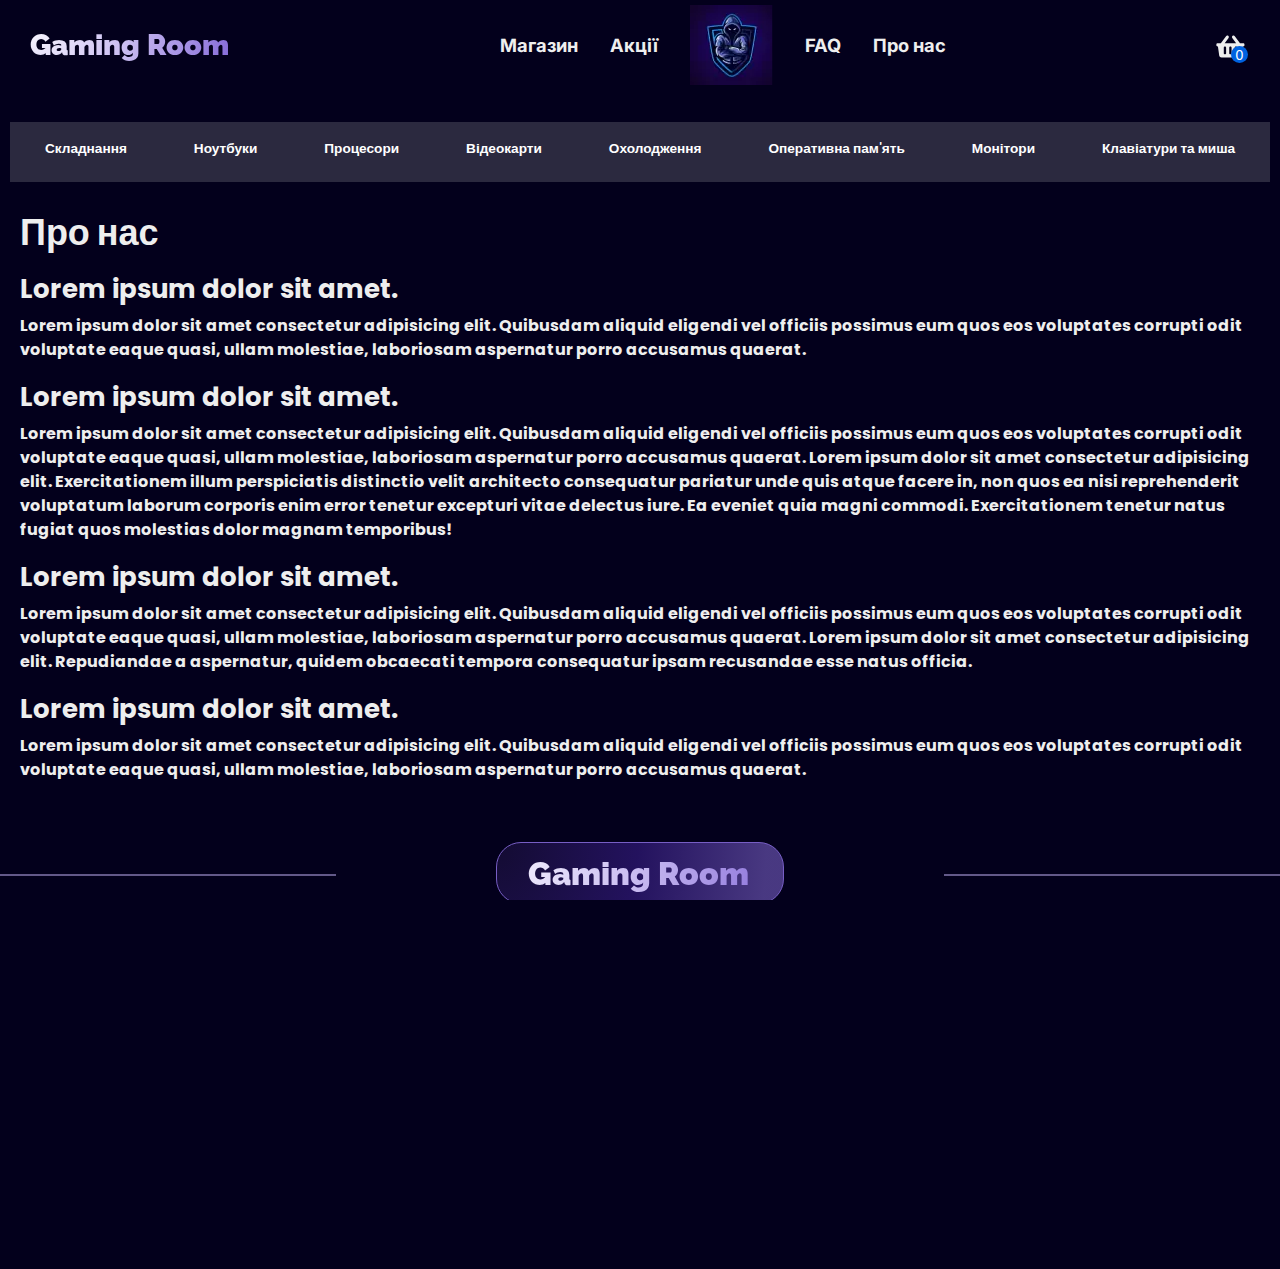
<file: about.html>
<!DOCTYPE html>
<html lang="en">
<head>
   <meta charset="UTF-8">
   <meta http-equiv="X-UA-Compatible" content="IE=edge">
   <meta name="viewport" content="width=device-width, initial-scale=1.0">
   <link rel="stylesheet" href="css/style.min.css?_v=20231002132732">
   <link rel="preconnect" href="https://fonts.googleapis.com">
   <link rel="preconnect" href="https://fonts.gstatic.com" crossorigin>
   <link
      href="https://fonts.googleapis.com/css2?family=Almarai:wght@400;700&family=Inter:wght@400;500;700&family=Lato:wght@400;700&family=Poppins:wght@400;600;700&family=Raleway:wght@900&display=swap&_v=20231002132732"
      rel="stylesheet">
   <title>Про нас</title>
</head>

<body>
   <header class="header">
      <div class="header__container">
         <div class="header__top">

            <div class="header__nav">

               <nav class="nav">
                  <div class="nav__burger">
                     <span></span>
                     <span></span>
                     <span></span>
                  </div>
                  <a href="index.html">
                     <h2 class="nav__big">Gaming Room</h2>
                  </a>

                  <ul class="nav__menu">
                     <li class="nav__list">
                        <a href="magazin.html" class="nav__link">Магазин</a>
                     </li>
                     <li class="nav__list">
                        <a href="discount.html" class="nav__link">Акції</a>
                     </li>
                     <li class="nav__list">
                        <a href="#" class="nav__link">
                           <picture>
                              <source srcset="img/logo.webp" type="image/webp"><img src="img/logo.png" alt="logo"
                                 class="nav__logo">
                           </picture>
                        </a>
                     </li>
                     <li class="nav__list">
                        <a href="FAQ.html" class="nav__link">FAQ</a>
                     </li>
                     <li class="nav__list">
                        <a href="about.html" class="nav__link">Про нас</a>
                     </li>
                  </ul>

                  <ul class="nav__burger-menu">
                     <li class="nav__burger-item">
                        <a href="#" class="nav__burger-link">Обране</a>
                     </li>
                     <li class="nav__burger-item">
                        <a href="#" class="nav__burger-link">Кошик</a>
                     </li>
                     <li class="nav__burger-item">
                        <a href="magazin.html" class="nav__burger-link">Магазин</a>
                     </li>
                     <li class="nav__burger-item">
                        <a href="discount.html" class="nav__burger-link">Акції</a>
                     </li>
                     <li class="nav__burger-item">
                        <a href="FAQ.html" class="nav__burger-link">FAQ</a>
                     </li>
                     <li class="nav__burger-item">
                        <a href="catalog.html" class="nav__burger-link">Складнання</a>
                     </li>
                     <li class="nav__burger-item">
                        <a href="catalog.html" class="nav__burger-link">Ноутбуки</a>
                     </li>
                     <li class="nav__burger-item">
                        <a href="catalog.html" class="nav__burger-link">Процесори</a>
                     </li>
                     <li class="nav__burger-item">
                        <a href="catalog.html" class="nav__burger-link">Відеокарти</a>
                     </li>
                     <li class="nav__burger-item">
                        <a href="catalog.html" class="nav__burger-link">Охолодження</a>
                     </li>
                     <li class="nav__burger-item">
                        <a href="catalog.html" class="nav__burger-link">Оперативна пам’ять</a>
                     </li>
                     <li class="nav__burger-item">
                        <a href="catalog.html" class="nav__burger-link">Монітори</a>
                     </li>
                     <li class="nav__burger-item">
                        <a href="catalog.html" class="nav__burger-link">Клавіатури та миша</a>
                     </li>
                  </ul>

                  <ul class="nav__icon">
                     <!-- <li class="nav__icon-list">
                  <a class="nav__icon-link" href="#">
                     <img src="img/profile.svg" alt="profile" class="nav__icon-img">
                  </a>
               </li> -->
                     <li class="nav__icon-list">
                        <a class="nav__icon-link--basket" href="#">
                           <img src="img/store.svg" alt="store" class="nav__icon-store">
                           <!-- <span>1</span> -->
                        </a>
                     </li>
                  </ul>
               </nav>
            </div>

         </div>
         <div class="header__bottom">
            <div class="catalog">
               <ul class="catalog__menu">
                  <li class="catalog__list">
                     <a href="../smartbasket.php" class="catalog__link">Складнання</a>
                  </li>
                  <li class="catalog__list">
                     <a href="catalog.html" class="catalog__link">Ноутбуки</a>
                  </li>
                  <li class="catalog__list">
                     <a href="catalog.html" class="catalog__link">Процесори</a>
                  </li>
                  <li class="catalog__list">
                     <a href="catalog.html" class="catalog__link">Відеокарти</a>
                  </li>
                  <li class="catalog__list">
                     <a href="catalog.html" class="catalog__link">Охолодження</a>
                  </li>
                  <li class="catalog__list">
                     <a href="catalog.html" class="catalog__link">Оперативна пам'ять</a>
                  </li>
                  <li class="catalog__list">
                     <a href="catalog.html" class="catalog__link">Монітори</a>
                  </li>
                  <li class="catalog__list">
                     <a href="catalog.html" class="catalog__link">Клавіатури та миша</a>
                  </li>
               </ul>
            </div>
         </div>
      </div>
</header>
   <main>

      <section class="about">

   <div class="about__container">
      <div class="about__page-content">
         <h1 class="about__page-heading">
            Про нас
         </h1>
         <div class="about__page-text">
            <h2>Lorem ipsum dolor sit amet.</h2>

            <p>Lorem ipsum dolor sit amet consectetur adipisicing elit. Quibusdam aliquid eligendi vel officiis possimus
               eum quos eos voluptates corrupti odit voluptate eaque quasi, ullam molestiae, laboriosam aspernatur porro
               accusamus quaerat.</p>

            <h2>Lorem ipsum dolor sit amet.</h2>

            <p>Lorem ipsum dolor sit amet consectetur adipisicing elit. Quibusdam aliquid eligendi vel officiis possimus
               eum quos eos voluptates corrupti odit voluptate eaque quasi, ullam molestiae, laboriosam aspernatur porro
               accusamus quaerat. Lorem ipsum dolor sit amet consectetur adipisicing elit. Exercitationem illum
               perspiciatis distinctio velit architecto consequatur pariatur unde quis atque facere in, non quos ea nisi
               reprehenderit voluptatum laborum corporis enim error tenetur excepturi vitae delectus iure. Ea eveniet
               quia magni commodi. Exercitationem tenetur natus fugiat quos molestias dolor magnam temporibus!</p>

            <h2>Lorem ipsum dolor sit amet.</h2>

            <p>Lorem ipsum dolor sit amet consectetur adipisicing elit. Quibusdam aliquid eligendi vel officiis possimus
               eum quos eos voluptates corrupti odit voluptate eaque quasi, ullam molestiae, laboriosam aspernatur porro
               accusamus quaerat. Lorem ipsum dolor sit amet consectetur adipisicing elit. Repudiandae a aspernatur,
               quidem obcaecati tempora consequatur ipsam recusandae esse natus officia.</p>

            <h2>Lorem ipsum dolor sit amet.</h2>

            <p>Lorem ipsum dolor sit amet consectetur adipisicing elit. Quibusdam aliquid eligendi vel officiis possimus
               eum quos eos voluptates corrupti odit voluptate eaque quasi, ullam molestiae, laboriosam aspernatur porro
               accusamus quaerat.</p>
         </div>
      </div>
   </div>
</section>

   </main>
   <footer class="footer">
   <div class="footer__container">
      <div class="footer__inner">

         <div class="footer__head">
            <h2 class="footer__bar">Gaming Room</h2>
         </div>
         <div class="footer__box">
         <div class="footer__content">
            <ul class="footer__nav">
               <li class="footer__list footer__list--title">Перегляд</li>
               <li class="footer__list">
                  <a href="#" class="footer__link">Гарнітура</a>
               </li>
               <li class="footer__list">
                  <a href="#" class="footer__link">Комп'ютерні ігри</a>
               </li>
               <li class="footer__list">
                  <a href="#" class="footer__link">Игровий пропуск</a>
               </li>
               <li class="footer__list">
                  <a href="#" class="footer__link">Комп'ютерні аксесуари</a>
               </li>
            </ul>
            <ul class="footer__nav">
               <li class="footer__list footer__list--title">Ресурси</li>
               <li class="footer__list">
                  <a href="#" class="footer__link">Комп'ютерні Новини</a>
               </li>
               <li class="footer__list">
                  <a href="#" class="footer__link">Технічна Підтримка</a>
               </li>
               <li class="footer__list">
                  <a href="#" class="footer__link">Зворотній зв'язок</a>
               </li>
               <li class="footer__list">
                  <a href="#" class="footer__link">Стандарти спільноти</a>
               </li>
            </ul>
            <ul class="footer__nav footer__nav--big">
               <li class="footer__list footer__list--title">Контакти</li>
               <li class="footer__list">
                  <a href="#" class="footer__link">Про нас</a>
               </li>
               <li class="footer__list">
                  <a href="#" class="footer__link">Відстежити замовлення</a>
               </li>
               <li class="footer__list">
                  <a href="#" class="footer__link">Розташування магазинів</a>
               </li>
            </ul>
         </div>
         <div class="footer__content-icon">
            <p class="footer__txt">Підписуйтесь на нас</p>
            <ul class="footer__icon">
               <li class="footer__icon--list">
                  <a href="" class="footer__icon--link">
                     <img src="img/Facebook.svg" alt="" class="footer__icon--img">
                  </a>
                  </li>
               <li class="footer__icon--list">
                  <a href="" class="footer__icon--link">
                     <img src="img/Instagram.svg" alt="" class="footer__icon--img">
                  </a>
                  </li>
               <li class="footer__icon--list">
                  <a href="" class="footer__icon--link">
                     <img src="img/Twitter.svg" alt="" class="footer__icon--img">
                  </a>
                  </li>
            </ul>
         </div>
      </div>
      </div>

   </div>
</footer>
</body>
<script src="js/app.min.js?_v=20231002132732"></script>
<script src="https://code.jquery.com/jquery-3.3.1.min.js?_v=20231002132732"></script>
<div class="smart-basket__wrapper"></div>

<script>
   $(function () {
      $('.smart-basket__wrapper').smbasket({
         productElement: 'card',
         buttonAddToBasket: 'popular__sale-store',
         productPrice: 'product__price-number',
         productSize: 'product__size-element',

         productQuantityWrapper: 'product__quantity',
         smartBasketMinArea: 'nav__icon-link--basket',
         countryCode: '+38',
         smartBasketCurrency: '₴',
         smartBasketMinIconPath: 'img/store.svg',

         agreement: {
            isRequired: true,
            isChecked: true,
            isLink: 'https://secure.wayforpay.com/button/bf63800904f51',
         },
         nameIsRequired: false,
      });
   });
</script>

</html>
</file>
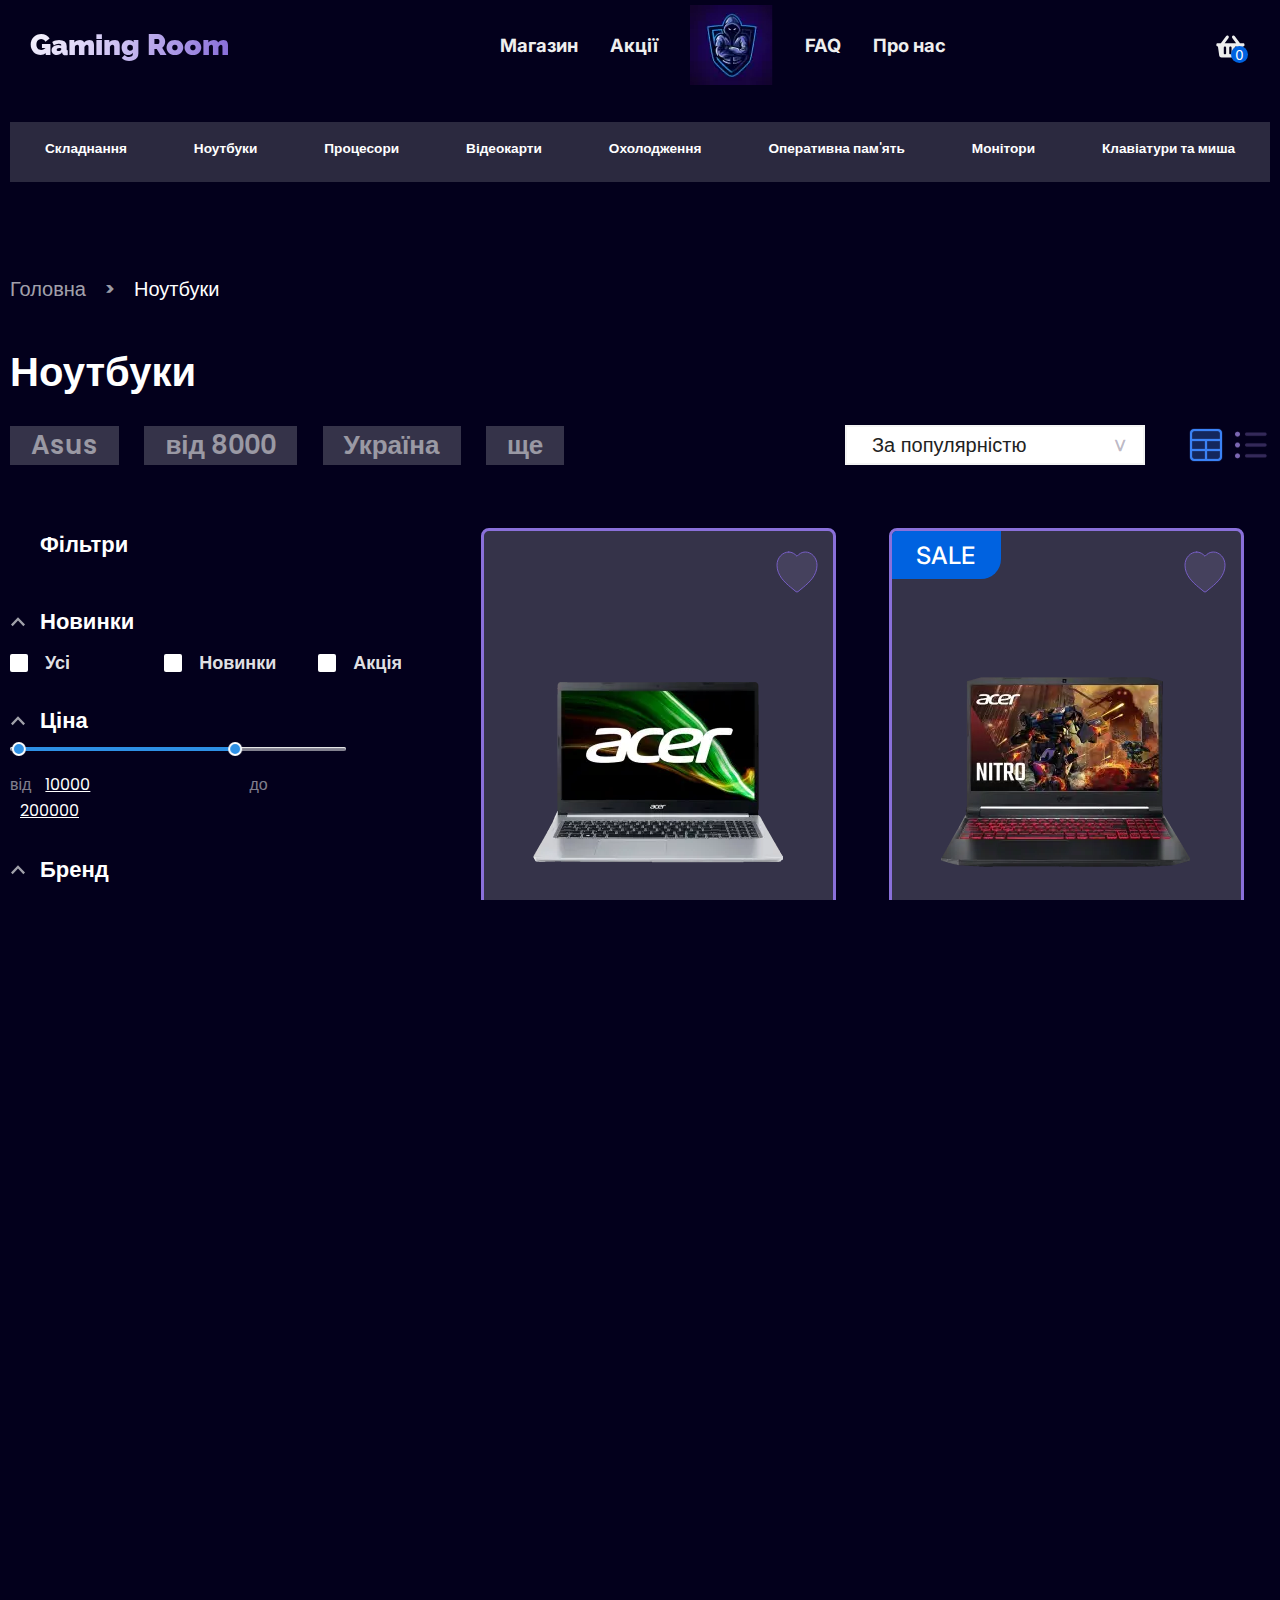
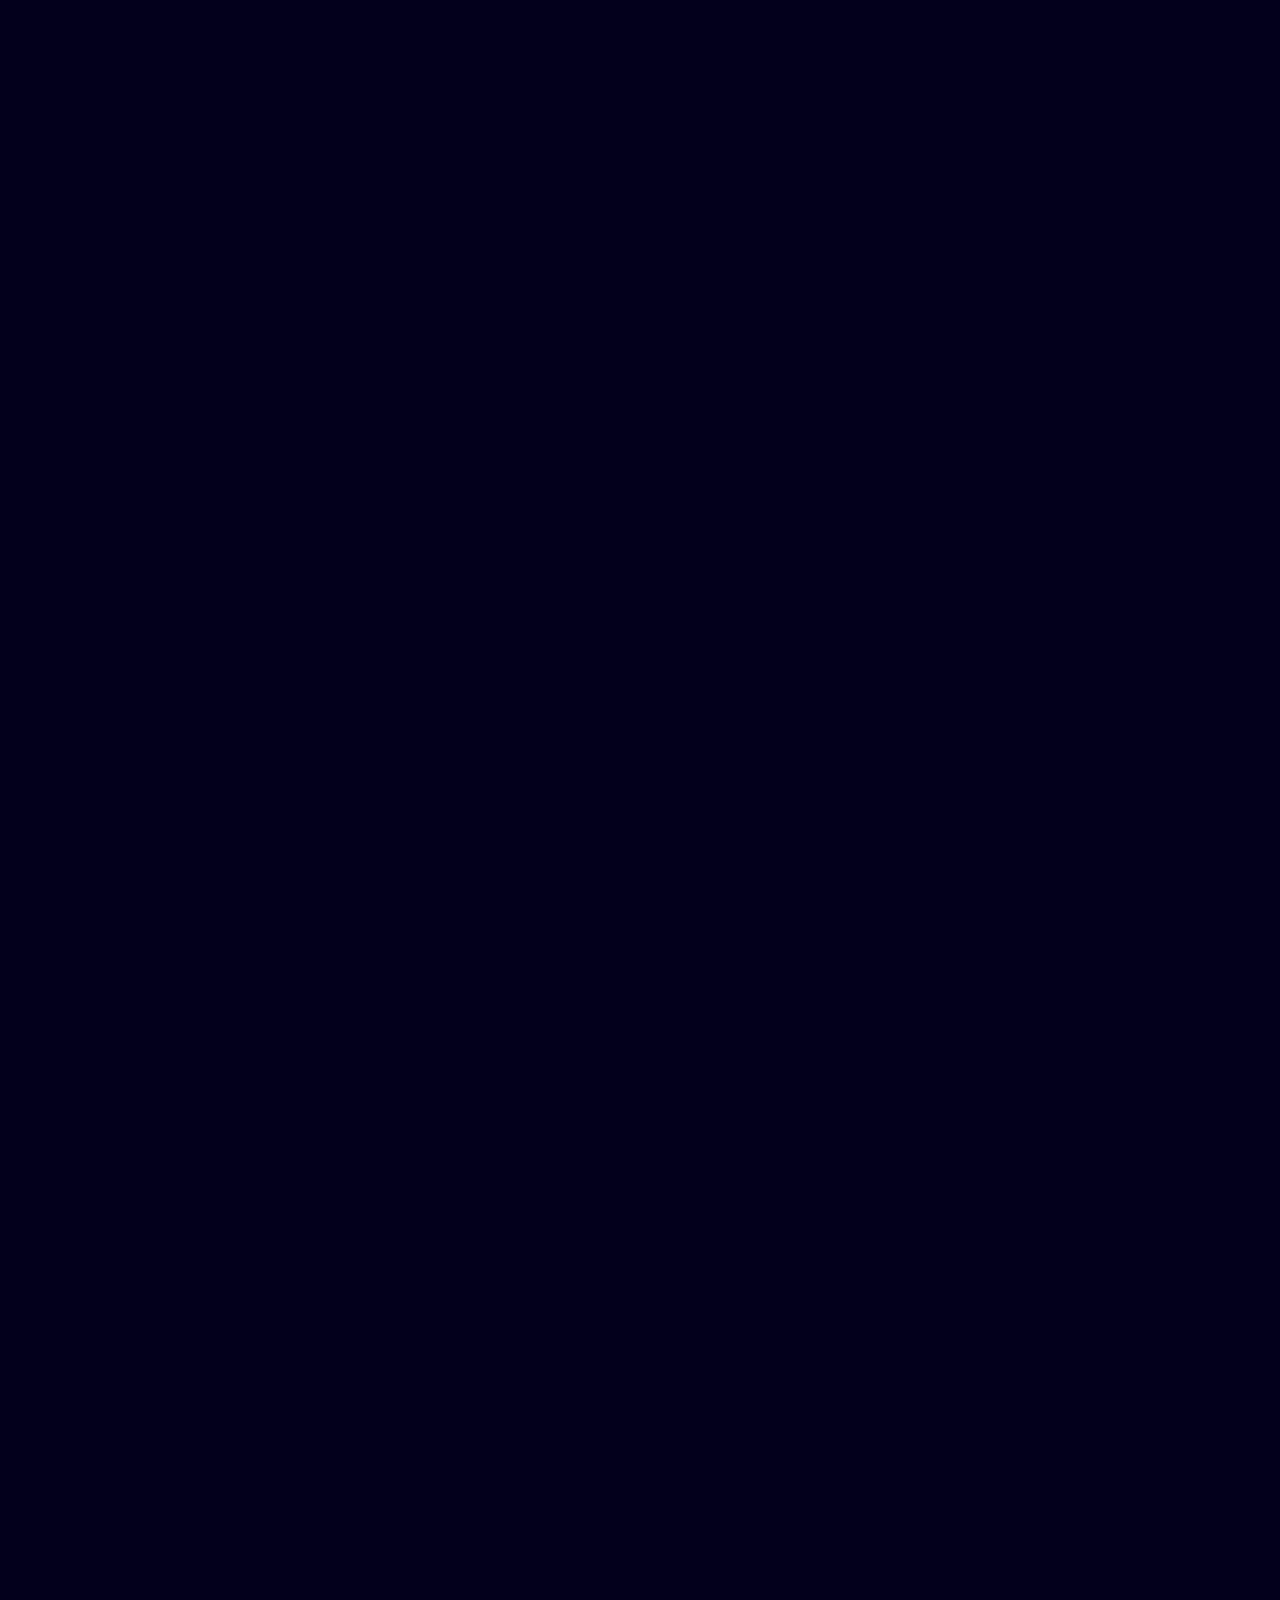
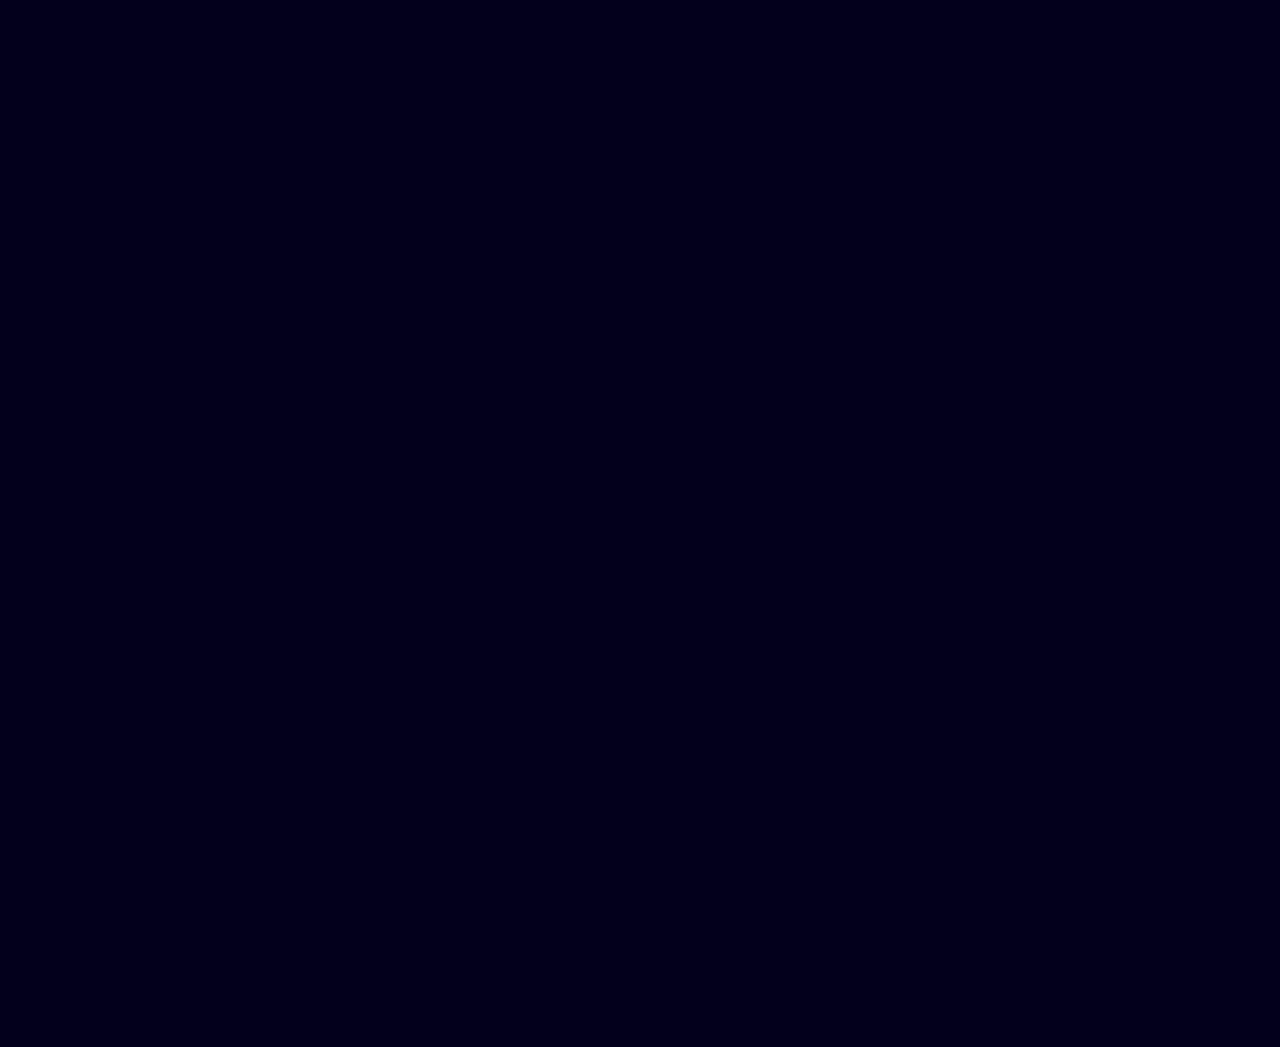
<file: catalog.html>
<!DOCTYPE html>
<html lang="en">
<head>
   <meta charset="UTF-8">
   <meta http-equiv="X-UA-Compatible" content="IE=edge">
   <meta name="viewport" content="width=device-width, initial-scale=1.0">
   <link rel="stylesheet" href="css/style.min.css?_v=20231002132732">
   <link rel="preconnect" href="https://fonts.googleapis.com">
   <link rel="preconnect" href="https://fonts.gstatic.com" crossorigin>
   <link
      href="https://fonts.googleapis.com/css2?family=Almarai:wght@400;700&family=Inter:wght@400;500;700&family=Lato:wght@400;700&family=Poppins:wght@400;600;700&family=Raleway:wght@900&display=swap&_v=20231002132732"
      rel="stylesheet">
   <title>Главная</title>
</head>

<body>
   <div class="wrapper">
      <header class="header">
         <div class="header__container">
            <div class="header__top">

               <div class="header__nav">

                  <nav class="nav">
                     <div class="nav__burger">
                        <span></span>
                        <span></span>
                        <span></span>
                     </div>
                     <a href="index.html">
                        <h2 class="nav__big">Gaming Room</h2>
                     </a>

                     <ul class="nav__menu">
                        <li class="nav__list">
                           <a href="magazin.html" class="nav__link">Магазин</a>
                        </li>
                        <li class="nav__list">
                           <a href="discount.html" class="nav__link">Акції</a>
                        </li>
                        <li class="nav__list">
                           <a href="#" class="nav__link">
                              <picture>
                                 <source srcset="img/logo.webp" type="image/webp"><img src="img/logo.png" alt="logo"
                                    class="nav__logo">
                              </picture>
                           </a>
                        </li>
                        <li class="nav__list">
                           <a href="FAQ.html" class="nav__link">FAQ</a>
                        </li>
                        <li class="nav__list">
                           <a href="about.html" class="nav__link">Про нас</a>
                        </li>
                     </ul>

                     <ul class="nav__burger-menu">
                        <li class="nav__burger-item">
                           <a href="#" class="nav__burger-link">Обране</a>
                        </li>
                        <li class="nav__burger-item">
                           <a href="#" class="nav__burger-link">Кошик</a>
                        </li>
                        <li class="nav__burger-item">
                           <a href="magazin.html" class="nav__burger-link">Магазин</a>
                        </li>
                        <li class="nav__burger-item">
                           <a href="discount.html" class="nav__burger-link">Акції</a>
                        </li>
                        <li class="nav__burger-item">
                           <a href="FAQ.html" class="nav__burger-link">FAQ</a>
                        </li>
                        <li class="nav__burger-item">
                           <a href="catalog.html" class="nav__burger-link">Складнання</a>
                        </li>
                        <li class="nav__burger-item">
                           <a href="catalog.html" class="nav__burger-link">Ноутбуки</a>
                        </li>
                        <li class="nav__burger-item">
                           <a href="catalog.html" class="nav__burger-link">Процесори</a>
                        </li>
                        <li class="nav__burger-item">
                           <a href="catalog.html" class="nav__burger-link">Відеокарти</a>
                        </li>
                        <li class="nav__burger-item">
                           <a href="catalog.html" class="nav__burger-link">Охолодження</a>
                        </li>
                        <li class="nav__burger-item">
                           <a href="catalog.html" class="nav__burger-link">Оперативна пам’ять</a>
                        </li>
                        <li class="nav__burger-item">
                           <a href="catalog.html" class="nav__burger-link">Монітори</a>
                        </li>
                        <li class="nav__burger-item">
                           <a href="catalog.html" class="nav__burger-link">Клавіатури та миша</a>
                        </li>
                     </ul>

                     <ul class="nav__icon">
                        <!-- <li class="nav__icon-list">
                     <a class="nav__icon-link" href="#">
                        <img src="img/profile.svg" alt="profile" class="nav__icon-img">
                     </a>
                  </li> -->
                        <li class="nav__icon-list">
                           <a class="nav__icon-link--basket" href="#">
                              <img src="img/store.svg" alt="store" class="nav__icon-store">
                              <!-- <span>1</span> -->
                           </a>
                        </li>
                     </ul>
                  </nav>
               </div>

            </div>
            <div class="header__bottom">
               <div class="catalog">
                  <ul class="catalog__menu">
                     <li class="catalog__list">
                        <a href="../smartbasket.php" class="catalog__link">Складнання</a>
                     </li>
                     <li class="catalog__list">
                        <a href="catalog.html" class="catalog__link">Ноутбуки</a>
                     </li>
                     <li class="catalog__list">
                        <a href="catalog.html" class="catalog__link">Процесори</a>
                     </li>
                     <li class="catalog__list">
                        <a href="catalog.html" class="catalog__link">Відеокарти</a>
                     </li>
                     <li class="catalog__list">
                        <a href="catalog.html" class="catalog__link">Охолодження</a>
                     </li>
                     <li class="catalog__list">
                        <a href="catalog.html" class="catalog__link">Оперативна пам'ять</a>
                     </li>
                     <li class="catalog__list">
                        <a href="catalog.html" class="catalog__link">Монітори</a>
                     </li>
                     <li class="catalog__list">
                        <a href="catalog.html" class="catalog__link">Клавіатури та миша</a>
                     </li>
                  </ul>
               </div>
            </div>
         </div>
</header>
      <main class="main">
         <section class="catalog">
   <div class="catalog__container">
      <div class="breadcrumbs">
         <div class="breadcrumbs__inner">
            <ul class="breadcrumbs__list">
               <li><a href="#">Головна</a></li>
               <li><span>Ноутбуки</span></li>
            </ul>
         </div>
      </div>
      <div class="catalog__setting">
         <h2 class="catalog__title">Ноутбуки</h2>
         <div class="catalog__inner">
            <ul class="catalog__selection-list">
               <li class="catalog__selection-item">
                  <a href="#" class="catalog__selection-link">Asus</a>
               </li>
               <li class="catalog__selection-item">
                  <a href="#" class="catalog__selection-link">від 8000</a>
               </li>
               <li class="catalog__selection-item">
                  <a href="#" class="catalog__selection-link">Україна</a>
               </li>
               <li class="catalog__selection-item">
                  <a href="#" class="catalog__selection-link">ще</a>
               </li>
            </ul>
            <button class="catalog__selection-btn">
               <svg width="16" height="16" viewBox="0 0 16 16" fill="none" xmlns="http://www.w3.org/2000/svg"
                  xmlns:xlink="http://www.w3.org/1999/xlink">
                  <rect width="16" height="16" fill="url(#pattern0)" />
                  <defs>
                     <pattern id="pattern0" patternContentUnits="objectBoundingBox" width="1" height="1">
                        <use xlink:href="#image0_393_224" transform="scale(0.02)" />
                     </pattern>
                     <image id="image0_393_224" width="50" height="50"
                        xlink:href="[data-uri]" />
                  </defs>
               </svg>


               Фільтр</button>
            <div class="catalog__setting-sorting">
               <div class="select-wrapper">
                  <select name="select-category" class="select">
                     <option value="1">За популярністю</option>
                     <option value="2">Від дешевих до дорогих</option>
                     <option value="3">Від дорогих до дешевих</option>
                  </select>
               </div>
               <div class="catalog__setting-view">
                  <button class="catalog__setting-view--btn block active">
                  </button>
                  <button class="catalog__setting-view--btn list">
                  </button>
               </div>
            </div>

         </div>
      </div>

      <div class="catalog__layout">
         <div class="catalog__content">
            <ul class="catalog__product">
               <li class="catalog__product-list popular__sale-info">

                  <div class="card popular__sale-item ">

                     <div class="popular__sale-icon">
                        <svg width="42" height="42" viewBox="0 0 42 42" fill="none" xmlns="http://www.w3.org/2000/svg">
                           <path
                              d="M12.7714 1C6.41518 1 1 6.73601 1 14.1856C1 19.3248 2.99393 23.6515 5.63655 27.2357C8.27008 30.8075 11.6678 33.8056 14.7394 36.3149L20.0391 40.6444C20.6195 41.1185 21.3805 41.1185 21.9609 40.6444L27.2606 36.3149C30.3322 33.8056 33.7299 30.8075 36.3634 27.2357C39.0061 23.6515 41 19.3248 41 14.1856C41 6.73601 35.5848 1 29.2286 1C25.9521 1 23.0689 2.85418 21 5.25333C18.9311 2.85418 16.0479 1 12.7714 1Z"
                              fill="#A394D2" fill-opacity="0.15" stroke="#775EC5" stroke-linecap="round"
                              stroke-linejoin="round" />
                        </svg>
                     </div>
                     <a href="product.html" class="link">
                        <p class="popular__sale-dialog">Подивитися товар</p>
                        <picture><source srcset="img/catalog-img/1.webp" type="image/webp"><img src="img/catalog-img/1.png" alt="power-unit" class="popular__sale-img"></picture>
                        <h3 class="popular__sale-title">
                           Ноутбук ACER Aspire 5 A515-45-R5P2
                        </h3>
                        <p class="popular__sale-price">27 999 ₴</p>
                     </a>
                     <div class="product__quantity"></div>
                     <a href="#" class="popular__sale-store" data-sb-id-or-vendor-code="01413"
                        data-sb-product-name="Ноутбук ACER Aspire 5 A515-45-R5P2" data-sb-product-price="27999"
                        data-sb-product-quantity="1" data-sb-product-img="img/catalog-img/1.png">
                        <img src="img/popular-sale/fa-solid_shopping-basket.svg" alt="store"
                           class="popular__sale-store--img">
                     </a>
                  </div>

               </li>
               <li class="catalog__product-list popular__sale-info">

                  <div class="card popular__sale-item popular__sale-promotion ">

                     <div class="popular__sale-icon">
                        <div class="popular__sale--prom">
                           <span>SALE</span>
                        </div>
                        <svg width="42" height="42" viewBox="0 0 42 42" fill="none" xmlns="http://www.w3.org/2000/svg">
                           <path
                              d="M12.7714 1C6.41518 1 1 6.73601 1 14.1856C1 19.3248 2.99393 23.6515 5.63655 27.2357C8.27008 30.8075 11.6678 33.8056 14.7394 36.3149L20.0391 40.6444C20.6195 41.1185 21.3805 41.1185 21.9609 40.6444L27.2606 36.3149C30.3322 33.8056 33.7299 30.8075 36.3634 27.2357C39.0061 23.6515 41 19.3248 41 14.1856C41 6.73601 35.5848 1 29.2286 1C25.9521 1 23.0689 2.85418 21 5.25333C18.9311 2.85418 16.0479 1 12.7714 1Z"
                              fill="#A394D2" fill-opacity="0.15" stroke="#775EC5" stroke-linecap="round"
                              stroke-linejoin="round" />
                        </svg>
                     </div>
                     <a href="#" class="link">

                        <p class="popular__sale-dialog">Подивитися товар</p>
                        <picture><source srcset="img/catalog-img/2.webp" type="image/webp"><img src="img/catalog-img/2.png" alt="power-unit" class="popular__sale-img"></picture>
                        <h3 class="popular__sale-title">
                           Ноутбук Acer Nitro 5 AN515-45-R69H
                        </h3>
                        <p class="popular__sale-price">32 999 ₴</p>
                     </a>

                     <div class="product__quantity"></div>
                     <a href="#" class="popular__sale-store" data-sb-id-or-vendor-code="01403"
                        data-sb-product-name="Ноутбук Acer Nitro 5 AN515-45-R69H" data-sb-product-price="32999"
                        data-sb-product-quantity="1" data-sb-product-img="img/catalog-img/2.png">
                        <img src="img/popular-sale/fa-solid_shopping-basket.svg" alt="store"
                           class="popular__sale-store--img">
                     </a>
                  </div>
               </li>
               <li class="catalog__product-list popular__sale-info">

                  <div class="card popular__sale-item">

                     <div class="popular__sale-icon">
                        <svg width="42" height="42" viewBox="0 0 42 42" fill="none" xmlns="http://www.w3.org/2000/svg">
                           <path
                              d="M12.7714 1C6.41518 1 1 6.73601 1 14.1856C1 19.3248 2.99393 23.6515 5.63655 27.2357C8.27008 30.8075 11.6678 33.8056 14.7394 36.3149L20.0391 40.6444C20.6195 41.1185 21.3805 41.1185 21.9609 40.6444L27.2606 36.3149C30.3322 33.8056 33.7299 30.8075 36.3634 27.2357C39.0061 23.6515 41 19.3248 41 14.1856C41 6.73601 35.5848 1 29.2286 1C25.9521 1 23.0689 2.85418 21 5.25333C18.9311 2.85418 16.0479 1 12.7714 1Z"
                              fill="#A394D2" fill-opacity="0.15" stroke="#775EC5" stroke-linecap="round"
                              stroke-linejoin="round" />
                        </svg>
                     </div>
                     <a href="#" class="link">
                        <p class="popular__sale-dialog">Подивитися товар</p>
                        <picture><source srcset="img/catalog-img/3.webp" type="image/webp"><img src="img/catalog-img/3.png" alt="power-unit" class="popular__sale-img"></picture>
                        <h3 class="popular__sale-title">
                           Ноутбук LENOVO IdeaPad Gaming 3
                        </h3>
                        <p class="popular__sale-price">34 999 ₴</p>
                     </a>

                     <div class="product__quantity"></div>
                     <a href="#" class="popular__sale-store" data-sb-id-or-vendor-code="01423"
                        data-sb-product-name="Ноутбук LENOVO IdeaPad Gaming 3" data-sb-product-price="34999"
                        data-sb-product-quantity="1" data-sb-product-img="img/catalog-img/3.png">
                        <img src="img/popular-sale/fa-solid_shopping-basket.svg" alt="store"
                           class="popular__sale-store--img">
                     </a>
                  </div>

               </li>
               <li class="catalog__product-list popular__sale-info">

                  <div class="card popular__sale-item">

                     <div class="popular__sale-icon">
                        <svg width="42" height="42" viewBox="0 0 42 42" fill="none" xmlns="http://www.w3.org/2000/svg">
                           <path
                              d="M12.7714 1C6.41518 1 1 6.73601 1 14.1856C1 19.3248 2.99393 23.6515 5.63655 27.2357C8.27008 30.8075 11.6678 33.8056 14.7394 36.3149L20.0391 40.6444C20.6195 41.1185 21.3805 41.1185 21.9609 40.6444L27.2606 36.3149C30.3322 33.8056 33.7299 30.8075 36.3634 27.2357C39.0061 23.6515 41 19.3248 41 14.1856C41 6.73601 35.5848 1 29.2286 1C25.9521 1 23.0689 2.85418 21 5.25333C18.9311 2.85418 16.0479 1 12.7714 1Z"
                              fill="#A394D2" fill-opacity="0.15" stroke="#775EC5" stroke-linecap="round"
                              stroke-linejoin="round" />
                        </svg>
                     </div>
                     <a href="#" class="link">
                        <p class="popular__sale-dialog">Подивитися товар</p>
                        <picture><source srcset="img/catalog-img/4.webp" type="image/webp"><img src="img/catalog-img/4.png" alt="power-unit" class="popular__sale-img"></picture>
                        <h3 class="popular__sale-title">
                           Ноутбук LENOVO IdeaPad 3 15IAU7
                        </h3>
                        <p class="popular__sale-price">24 999 ₴</p>
                     </a>

                     <div class="product__quantity"></div>
                     <a href="#" class="popular__sale-store" data-sb-id-or-vendor-code="01433"
                        data-sb-product-name="Ноутбук LENOVO IdeaPad 3 15IAU7" data-sb-product-price="24999"
                        data-sb-product-quantity="1" data-sb-product-img="img/catalog-img/4.png">
                        <img src="img/popular-sale/fa-solid_shopping-basket.svg" alt="store"
                           class="popular__sale-store--img">
                     </a>
                  </div>

               </li>
               <li class="catalog__product-list popular__sale-info">

                  <div class="card popular__sale-item popular__sale-hotion">

                     <div class="popular__sale-icon">
                        <div class="popular__sale--hot ">
                           <span>HOT</span>
                        </div>
                        <svg width="42" height="42" viewBox="0 0 42 42" fill="none" xmlns="http://www.w3.org/2000/svg">
                           <path
                              d="M12.7714 1C6.41518 1 1 6.73601 1 14.1856C1 19.3248 2.99393 23.6515 5.63655 27.2357C8.27008 30.8075 11.6678 33.8056 14.7394 36.3149L20.0391 40.6444C20.6195 41.1185 21.3805 41.1185 21.9609 40.6444L27.2606 36.3149C30.3322 33.8056 33.7299 30.8075 36.3634 27.2357C39.0061 23.6515 41 19.3248 41 14.1856C41 6.73601 35.5848 1 29.2286 1C25.9521 1 23.0689 2.85418 21 5.25333C18.9311 2.85418 16.0479 1 12.7714 1Z"
                              fill="#A394D2" fill-opacity="0.15" stroke="#775EC5" stroke-linecap="round"
                              stroke-linejoin="round" />
                        </svg>
                     </div>
                     <a href="#" class="link">
                        <p class="popular__sale-dialog">Подивитися товар</p>
                        <picture><source srcset="img/catalog-img/5.webp" type="image/webp"><img src="img/catalog-img/5.png" alt="power-unit" class="popular__sale-img"></picture>
                        <h3 class="popular__sale-title">
                           Ноутбук LENOVO Legion 5 Pro 16AR
                        </h3>
                        <p class="popular__sale-prev">78 999 ₴</p>
                        <p class="popular__sale-price hot">60 999 ₴</p>
                     </a>

                     <div class="product__quantity"></div>
                     <a href="#" class="popular__sale-store" data-sb-id-or-vendor-code="01443"
                        data-sb-product-name="Ноутбук LENOVO Legion 5 Pro 16AR" data-sb-product-price="60999"
                        data-sb-product-quantity="1" data-sb-product-img="img/catalog-img/5.png">
                        <img src="img/popular-sale/fa-solid_shopping-basket.svg" alt="store"
                           class="popular__sale-store--img">
                     </a>
                  </div>
               </li>
               <li class="catalog__product-list popular__sale-info">

                  <div class="card popular__sale-item popular__sale-promotion">

                     <div class="popular__sale-icon">
                        <div class="popular__sale--prom">
                           <span>SALE</span>
                        </div>
                        <svg width="42" height="42" viewBox="0 0 42 42" fill="none" xmlns="http://www.w3.org/2000/svg">
                           <path
                              d="M12.7714 1C6.41518 1 1 6.73601 1 14.1856C1 19.3248 2.99393 23.6515 5.63655 27.2357C8.27008 30.8075 11.6678 33.8056 14.7394 36.3149L20.0391 40.6444C20.6195 41.1185 21.3805 41.1185 21.9609 40.6444L27.2606 36.3149C30.3322 33.8056 33.7299 30.8075 36.3634 27.2357C39.0061 23.6515 41 19.3248 41 14.1856C41 6.73601 35.5848 1 29.2286 1C25.9521 1 23.0689 2.85418 21 5.25333C18.9311 2.85418 16.0479 1 12.7714 1Z"
                              fill="#A394D2" fill-opacity="0.15" stroke="#775EC5" stroke-linecap="round"
                              stroke-linejoin="round" />
                        </svg>
                     </div>
                     <a href="#" class="link">
                        <p class="popular__sale-dialog">Подивитися товар</p>
                        <picture><source srcset="img/catalog-img/6.webp" type="image/webp"><img src="img/catalog-img/6.png" alt="power-unit" class="popular__sale-img"></picture>
                        <h3 class="popular__sale-title">
                           Ноутбук LENOVO IdeaPad Gaming 15I
                        </h3>
                        <p class="popular__sale-price">48 999 ₴</p>
                     </a>


                     <div class="product__quantity"></div>
                     <a href="#" class="popular__sale-store" data-sb-id-or-vendor-code="01453"
                        data-sb-product-name="Ноутбук LENOVO IdeaPad Gaming 15I" data-sb-product-price="48999"
                        data-sb-product-quantity="1" data-sb-product-img="img/catalog-img/6.png">
                        <img src="img/popular-sale/fa-solid_shopping-basket.svg" alt="store"
                           class="popular__sale-store--img">
                     </a>
                  </div>
               </li>
               <li class="catalog__product-list popular__sale-info">
                  <div class="card popular__sale-item">

                     <div class="popular__sale-icon">
                        <svg width="42" height="42" viewBox="0 0 42 42" fill="none" xmlns="http://www.w3.org/2000/svg">
                           <path
                              d="M12.7714 1C6.41518 1 1 6.73601 1 14.1856C1 19.3248 2.99393 23.6515 5.63655 27.2357C8.27008 30.8075 11.6678 33.8056 14.7394 36.3149L20.0391 40.6444C20.6195 41.1185 21.3805 41.1185 21.9609 40.6444L27.2606 36.3149C30.3322 33.8056 33.7299 30.8075 36.3634 27.2357C39.0061 23.6515 41 19.3248 41 14.1856C41 6.73601 35.5848 1 29.2286 1C25.9521 1 23.0689 2.85418 21 5.25333C18.9311 2.85418 16.0479 1 12.7714 1Z"
                              fill="#A394D2" fill-opacity="0.15" stroke="#775EC5" stroke-linecap="round"
                              stroke-linejoin="round" />
                        </svg>
                     </div>
                     <a href="#" class="link">
                        <p class="popular__sale-dialog">Подивитися товар</p>
                        <picture><source srcset="img/catalog-img/7.webp" type="image/webp"><img src="img/catalog-img/7.png" alt="power-unit" class="popular__sale-img"></picture>
                        <h3 class="popular__sale-title">
                           Ноутбук ASUS Vivobook Go 15 E510
                        </h3>
                        <p class="popular__sale-price">17 999 ₴</p>
                     </a>

                     <div class="product__quantity"></div>
                     <a href="#" class="popular__sale-store" data-sb-id-or-vendor-code="01463"
                        data-sb-product-name="Ноутбук ASUS Vivobook Go 15 E510" data-sb-product-price="17999"
                        data-sb-product-quantity="1" data-sb-product-img="img/catalog-img/7.png">
                        <img src="img/popular-sale/fa-solid_shopping-basket.svg" alt="store"
                           class="popular__sale-store--img">
                     </a>
                  </div>
               </li>
               <li class="catalog__product-list popular__sale-info">

                  <div class="card popular__sale-item">

                     <div class="popular__sale-icon">
                        <svg width="42" height="42" viewBox="0 0 42 42" fill="none" xmlns="http://www.w3.org/2000/svg">
                           <path
                              d="M12.7714 1C6.41518 1 1 6.73601 1 14.1856C1 19.3248 2.99393 23.6515 5.63655 27.2357C8.27008 30.8075 11.6678 33.8056 14.7394 36.3149L20.0391 40.6444C20.6195 41.1185 21.3805 41.1185 21.9609 40.6444L27.2606 36.3149C30.3322 33.8056 33.7299 30.8075 36.3634 27.2357C39.0061 23.6515 41 19.3248 41 14.1856C41 6.73601 35.5848 1 29.2286 1C25.9521 1 23.0689 2.85418 21 5.25333C18.9311 2.85418 16.0479 1 12.7714 1Z"
                              fill="#A394D2" fill-opacity="0.15" stroke="#775EC5" stroke-linecap="round"
                              stroke-linejoin="round" />
                        </svg>
                     </div>
                     <a href="#" class="link">
                        <p class="popular__sale-dialog">Подивитися товар</p>
                        <picture><source srcset="img/catalog-img/8.webp" type="image/webp"><img src="img/catalog-img/8.png" alt="power-unit" class="popular__sale-img"></picture>
                        <h3 class="popular__sale-title">
                           Ноутбук LENOVO IdeaPad 1 15ADA7
                        </h3>
                        <p class="popular__sale-price">14 999 ₴</p>
                     </a>

                     <div class="product__quantity"></div>
                     <a href="#" class="popular__sale-store" data-sb-id-or-vendor-code="01473"
                        data-sb-product-name="Ноутбук LENOVO IdeaPad 1 15ADA7" data-sb-product-price="17999"
                        data-sb-product-quantity="1" data-sb-product-img="img/catalog-img/8.png">
                        <img src="img/popular-sale/fa-solid_shopping-basket.svg" alt="store"
                           class="popular__sale-store--img">
                     </a>
                  </div>

               </li>
               <li class="catalog__product-list popular__sale-info">

                  <div class="card popular__sale-item">

                     <div class="popular__sale-icon">
                        <svg width="42" height="42" viewBox="0 0 42 42" fill="none" xmlns="http://www.w3.org/2000/svg">
                           <path
                              d="M12.7714 1C6.41518 1 1 6.73601 1 14.1856C1 19.3248 2.99393 23.6515 5.63655 27.2357C8.27008 30.8075 11.6678 33.8056 14.7394 36.3149L20.0391 40.6444C20.6195 41.1185 21.3805 41.1185 21.9609 40.6444L27.2606 36.3149C30.3322 33.8056 33.7299 30.8075 36.3634 27.2357C39.0061 23.6515 41 19.3248 41 14.1856C41 6.73601 35.5848 1 29.2286 1C25.9521 1 23.0689 2.85418 21 5.25333C18.9311 2.85418 16.0479 1 12.7714 1Z"
                              fill="#A394D2" fill-opacity="0.15" stroke="#775EC5" stroke-linecap="round"
                              stroke-linejoin="round" />
                        </svg>
                     </div>
                     <a href="#" class="link">
                        <p class="popular__sale-dialog">Подивитися товар</p>
                        <picture><source srcset="img/catalog-img/9.webp" type="image/webp"><img src="img/catalog-img/9.png" alt="power-unit" class="popular__sale-img"></picture>
                        <h3 class="popular__sale-title">
                           Ноутбук ASUS Vivobook Pro 15 K6500
                        </h3>
                        <p class="popular__sale-price">44 999 ₴</p>
                     </a>

                     <div class="product__quantity"></div>
                     <a href="#" class="popular__sale-store" data-sb-id-or-vendor-code="01483"
                        data-sb-product-name="Ноутбук ASUS Vivobook Pro 15 K6500" data-sb-product-price="44999"
                        data-sb-product-quantity="1" data-sb-product-img="img/catalog-img/9.png">
                        <img src="img/popular-sale/fa-solid_shopping-basket.svg" alt="store"
                           class="popular__sale-store--img">
                     </a>
                  </div>

               </li>
            </ul>

         </div>
         <div class="filter mobile">
            <div class="filter__inner">
               <div class="filter__header">
                  <div class="filter__header-inner">
                     <svg class="filter__vector" width="17" height="16" viewBox="0 0 17 16" fill="none"
                        xmlns="http://www.w3.org/2000/svg">
                        <path
                           d="M16.4099 14.12L6.52057 8L16.4099 1.88L13.3654 -4.76837e-07L0.409912 8L13.3654 16L16.4099 14.12Z"
                           fill="#0062E0" />
                     </svg>
                     <span class="filter__title">Фільтри</span>
                  </div>

               </div>
               <div class="filter__body one">
                  <div class="filter__item">
                     <div class="filter__item-header">
                        <span class="filter__item-title">Новинки</span>
                     </div>
                     <div class="filter__item-body">
                        <ul class="filter__list">
                           <li class="filter__list-item column">
                              <div class="checkbox">
                                 <input class="checkbox__input" type="checkbox" id="checkbox-22">
                                 <label for="checkbox-22" class="checkbox__label">Усі</label>

                              </div>
                              <div class="checkbox">
                                 <input class="checkbox__input" type="checkbox" id="checkbox-23">
                                 <label for="checkbox-23" class="checkbox__label">Новинки</label>

                              </div>
                              <div class="checkbox">
                                 <input class="checkbox__input" type="checkbox" id="checkbox-24">
                                 <label for="checkbox-24" class="checkbox__label">Акція</label>

                              </div>
                           </li>
                        </ul>
                     </div>
                  </div>
                  <div class="filter__item">
                     <div class="filter__item-header">
                        <span class="filter__item-title">Ціна</span>
                     </div>
                     <div class="filter__item-body">
                        <div class="filter__slider-price" id="range__slider2"></div>
                        <div class="filter__price-inputs">
                           <label class="filter__price-label">
                              <span class="filter__price-text">від</span>
                              <input type="number" min="6000" max="300000" placeholder="6000"
                                 class="filter__price-input" id="input-2">
                           </label>
                           <label class="filter__price-label">
                              <span class="filter__price-text">до</span>
                              <input type="number" min="6000" max="300000" placeholder="300000"
                                 class="filter__price-input" id="input-3">
                           </label>
                        </div>
                     </div>
                  </div>
                  <div class="filter__item">
                     <div class="filter__item-header">
                        <span class="filter__item-title">Бренд</span>
                     </div>
                     <div class="filter__item-body">
                        <ul class="filter__list">
                           <li class="filter__list-item filter__list-item--row">
                              <div class="checkbox ">
                                 <input class="checkbox__input " type="checkbox" id="checkbox-25">
                                 <label for="checkbox-25" class="checkbox__label check ">Asus</label>

                              </div>
                              <div class="checkbox">
                                 <input class="checkbox__input" type="checkbox" id="checkbox-26">
                                 <label for="checkbox-26" class="checkbox__label check">Acer</label>

                              </div>
                           </li>
                           <li class="filter__list-item filter__list-item--row">
                              <div class="checkbox">
                                 <input class="checkbox__input" type="checkbox" id="checkbox-27">
                                 <label for="checkbox-27" class="checkbox__label check">HP</label>

                              </div>
                              <div class="checkbox">
                                 <input class="checkbox__input" type="checkbox" id="checkbox-28">
                                 <label for="checkbox-28" class="checkbox__label check">Lenova</label>

                              </div>
                           </li>
                           <li class="filter__list-item filter__list-item--row">
                              <div class="checkbox">
                                 <input class="checkbox__input" type="checkbox" id="checkbox-29">
                                 <label for="checkbox-29" class="checkbox__label check">Asus</label>

                              </div>
                              <div class="checkbox">
                                 <input class="checkbox__input" type="checkbox" id="checkbox-30">
                                 <label for="checkbox-30" class="checkbox__label check">Lenova</label>

                              </div>
                           </li>
                           <li class="filter__list-item filter__list-item--row">
                              <div class="checkbox">
                                 <input class="checkbox__input" type="checkbox" id="checkbox-31">
                                 <label for="checkbox-31" class="checkbox__label check">Acer</label>

                              </div>
                              <div class="checkbox">
                                 <input class="checkbox__input" type="checkbox" id="checkbox-32">
                                 <label for="checkbox-32" class="checkbox__label check">Lenova</label>

                              </div>
                           </li>
                        </ul>
                        <button href="#" class="filter__detail-btn  showmore-btn">Показати ще</button>
                        <button href="#" class="filter__detail-btn  showmore-btn close">Скрити</button>
                     </div>
                  </div>
                  <div class="filter__item">
                     <div class="filter__item-header">
                        <span class="filter__item-title">Модель</span>
                     </div>
                     <div class="filter__item-body">
                        <form action="#" class="search__form">
                           <input class="search__input filter__search" type="text" placeholder="Введіть модель">
                        </form>
                        <ul class="filter__list model">
                           <li class="filter__list-item filter__list-item--row">
                              <div class="checkbox ">
                                 <input class="checkbox__input " type="checkbox" id="checkbox-33">
                                 <label for="checkbox-33" class="checkbox__label check ">Asus TUF Gaming</label>

                              </div>
                              <div class="checkbox">
                                 <input class="checkbox__input" type="checkbox" id="checkbox-34">
                                 <label for="checkbox-34" class="checkbox__label check">Acer Aspire 7 A715</label>

                              </div>
                           </li>
                           <li class="filter__list-item filter__list-item--row">
                              <div class="checkbox">
                                 <input class="checkbox__input" type="checkbox" id="checkbox-35">
                                 <label for="checkbox-35" class="checkbox__label check">Asus Laptop X51 </label>

                              </div>
                              <div class="checkbox">
                                 <input class="checkbox__input" type="checkbox" id="checkbox-36">
                                 <label for="checkbox-36" class="checkbox__label check">Acer Aspire 3 A315</label>

                              </div>
                           </li>
                           <li class="filter__list-item filter__list-item--row">
                              <div class="checkbox">
                                 <input class="checkbox__input" type="checkbox" id="checkbox-37">
                                 <label for="checkbox-37" class="checkbox__label check">Asus Laptop X51</label>

                              </div>
                              <div class="checkbox">
                                 <input class="checkbox__input" type="checkbox" id="checkbox-38">
                                 <label for="checkbox-38" class="checkbox__label check">Acer Aspire 3 A315</label>

                              </div>
                           </li>

                        </ul>
                        <button href="#" class="filter__detail-btn  showmore-btn">Показати ще</button>
                        <button href="#" class="filter__detail-btn  showmore-btn close">Скрити</button>
                     </div>
                  </div>
                  <div class="filter__item">
                     <div class="filter__item-header">
                        <span class="filter__item-title">Акції</span>
                     </div>
                     <div class="filter__item-body">
                        <ul class="filter__list-promotion">
                           <li class="filter__list-item--promotion">
                              <button class="filter__link-btn">SALE</button>
                           </li>
                           <li class="filter__list-item--promotion">
                              <button class="filter__link-btn">NEW</button>
                           </li>
                           <li class="filter__list-item--promotion">
                              <button class="filter__link-btn">HIT</button>
                           </li>
                           <li class="filter__list-item--promotion">
                              <button class="filter__link-btn">ACTION</button>
                           </li>
                        </ul>
                     </div>
                  </div>
                  <div class="filter__item">
                     <div class="filter__item-header">
                        <span class="filter__item-title">Країни</span>
                     </div>
                     <div class="filter__item-body">
                        <ul class="filter__list">
                           <li class="filter__list-item filter__list-item--row">
                              <div class="checkbox ">
                                 <input class="checkbox__input " type="checkbox" id="checkbox-39">
                                 <label for="checkbox-39" class="checkbox__label check ">Україна</label>

                              </div>
                              <div class="checkbox">
                                 <input class="checkbox__input" type="checkbox" id="checkbox-47">
                                 <label for="checkbox-47" class="checkbox__label check">Германія</label>

                              </div>
                           </li>
                           <li class="filter__list-item filter__list-item--row">
                              <div class="checkbox">
                                 <input class="checkbox__input" type="checkbox" id="checkbox-40">
                                 <label for="checkbox-40" class="checkbox__label check">Кітай</label>

                              </div>
                              <div class="checkbox">
                                 <input class="checkbox__input" type="checkbox" id="checkbox-41">
                                 <label for="checkbox-41" class="checkbox__label check">США</label>

                              </div>
                           </li>
                           <li class="filter__list-item filter__list-item--row">
                              <div class="checkbox">
                                 <input class="checkbox__input" type="checkbox" id="checkbox-42">
                                 <label for="checkbox-42" class="checkbox__label check">Естонія</label>

                              </div>
                              <div class="checkbox">
                                 <input class="checkbox__input" type="checkbox" id="checkbox-43">
                                 <label for="checkbox-43" class="checkbox__label check">Німечина</label>

                              </div>
                           </li>

                        </ul>
                        <button href="#" class="filter__detail-btn  showmore-btn">Показати ще</button>
                        <button href="#" class="filter__detail-btn  showmore-btn close">Скрити</button>
                     </div>
                  </div>
               </div>
               <div class="filter__footer">
                  <button class="filter__footer-btn button">Вибрати</button>
                  <div class="filter__footer-add">
                     <span class="filter__footer-title">Додаткові параметри
                     </span>
                  </div>
                  <div class="filter__footer-body">more</div>
               </div>
            </div>

         </div>
         <aside class="catalog__sidebar">
            <div class="filter">
               <div class="filter__header">
                  <span class="filter__title">Фільтри</span>
               </div>
               <div class="filter__body one">
                  <div class="filter__item">
                     <div class="filter__item-header">
                        <span class="filter__item-title">Новинки</span>
                     </div>
                     <div class="filter__item-body">
                        <ul class="filter__list">
                           <li class="filter__list-item column">
                              <div class="checkbox">
                                 <input class="checkbox__input" type="checkbox" id="checkbox-1">
                                 <label for="checkbox-1" class="checkbox__label">Усі</label>

                              </div>
                              <div class="checkbox">
                                 <input class="checkbox__input" type="checkbox" id="checkbox-2">
                                 <label for="checkbox-2" class="checkbox__label">Новинки</label>

                              </div>
                              <div class="checkbox">
                                 <input class="checkbox__input" type="checkbox" id="checkbox-3">
                                 <label for="checkbox-3" class="checkbox__label">Акція</label>

                              </div>
                           </li>
                        </ul>
                     </div>
                  </div>
                  <div class="filter__item">
                     <div class="filter__item-header">
                        <span class="filter__item-title">Ціна</span>
                     </div>
                     <div class="filter__item-body">
                        <div class="filter__slider-price" id="range__slider"></div>
                        <div class="filter__price-inputs">
                           <label class="filter__price-label">
                              <span class="filter__price-text">від</span>
                              <input type="number" min="6000" max="300000" placeholder="6000"
                                 class="filter__price-input" id="input-0">
                           </label>
                           <label class="filter__price-label">
                              <span class="filter__price-text">до</span>
                              <input type="number" min="6000" max="300000" placeholder="300000"
                                 class="filter__price-input" id="input-1">
                           </label>
                        </div>
                     </div>
                  </div>
                  <div class="filter__item">
                     <div class="filter__item-header">
                        <span class="filter__item-title">Бренд</span>
                     </div>
                     <div class="filter__item-body">
                        <ul class="filter__list">
                           <li class="filter__list-item filter__list-item--row">
                              <div class="checkbox ">
                                 <input class="checkbox__input " type="checkbox" id="checkbox-4">
                                 <label for="checkbox-4" class="checkbox__label check ">Asus</label>

                              </div>
                              <div class="checkbox">
                                 <input class="checkbox__input" type="checkbox" id="checkbox-5">
                                 <label for="checkbox-5" class="checkbox__label check">Acer</label>

                              </div>
                           </li>
                           <li class="filter__list-item filter__list-item--row">
                              <div class="checkbox">
                                 <input class="checkbox__input" type="checkbox" id="checkbox-6">
                                 <label for="checkbox-6" class="checkbox__label check">HP</label>

                              </div>
                              <div class="checkbox">
                                 <input class="checkbox__input" type="checkbox" id="checkbox-7">
                                 <label for="checkbox-7" class="checkbox__label check">Lenova</label>

                              </div>
                           </li>
                           <li class="filter__list-item filter__list-item--row">
                              <div class="checkbox">
                                 <input class="checkbox__input" type="checkbox" id="checkbox-8">
                                 <label for="checkbox-8" class="checkbox__label check">Asus</label>

                              </div>
                              <div class="checkbox">
                                 <input class="checkbox__input" type="checkbox" id="checkbox-9">
                                 <label for="checkbox-9" class="checkbox__label check">Lenova</label>

                              </div>
                           </li>
                           <li class="filter__list-item filter__list-item--row">
                              <div class="checkbox">
                                 <input class="checkbox__input" type="checkbox" id="checkbox-10">
                                 <label for="checkbox-10" class="checkbox__label check">Acer</label>

                              </div>
                              <div class="checkbox">
                                 <input class="checkbox__input" type="checkbox" id="checkbox-11">
                                 <label for="checkbox-11" class="checkbox__label check">Lenova</label>

                              </div>
                           </li>
                        </ul>
                        <button href="#" class="filter__detail-btn  showmore-btn">Показати ще</button>
                        <button href="#" class="filter__detail-btn  showmore-btn close">Скрити</button>
                     </div>
                  </div>
                  <div class="filter__item">
                     <div class="filter__item-header">
                        <span class="filter__item-title">Модель</span>
                     </div>
                     <div class="filter__item-body">
                        <form action="#" class="search__form">
                           <input class="search__input filter__search" type="text" placeholder="Введіть модель">
                        </form>
                        <ul class="filter__list model">
                           <li class="filter__list-item filter__list-item--row">
                              <div class="checkbox ">
                                 <input class="checkbox__input " type="checkbox" id="checkbox-12">
                                 <label for="checkbox-12" class="checkbox__label check ">Asus TUF Gaming</label>

                              </div>
                              <div class="checkbox">
                                 <input class="checkbox__input" type="checkbox" id="checkbox-13">
                                 <label for="checkbox-13" class="checkbox__label check">Acer Aspire 7 A715</label>

                              </div>
                           </li>
                           <li class="filter__list-item filter__list-item--row">
                              <div class="checkbox">
                                 <input class="checkbox__input" type="checkbox" id="checkbox-14">
                                 <label for="checkbox-14" class="checkbox__label check">Asus Laptop X51 </label>

                              </div>
                              <div class="checkbox">
                                 <input class="checkbox__input" type="checkbox" id="checkbox-15">
                                 <label for="checkbox-15" class="checkbox__label check">Acer Aspire 3 A315</label>

                              </div>
                           </li>
                           <li class="filter__list-item filter__list-item--row">
                              <div class="checkbox">
                                 <input class="checkbox__input" type="checkbox" id="checkbox-45">
                                 <label for="checkbox-45" class="checkbox__label check">Asus Laptop X51 </label>

                              </div>
                              <div class="checkbox">
                                 <input class="checkbox__input" type="checkbox" id="checkbox-46">
                                 <label for="checkbox-46" class="checkbox__label check">Acer Aspire 3 A315</label>

                              </div>
                           </li>

                        </ul>
                        <button href="#" class="filter__detail-btn  showmore-btn">Показати ще</button>
                        <button href="#" class="filter__detail-btn  showmore-btn close">Скрити</button>
                     </div>
                  </div>
                  <div class="filter__item">
                     <div class="filter__item-header">
                        <span class="filter__item-title">Акції</span>
                     </div>
                     <div class="filter__item-body">
                        <ul class="filter__list-promotion">
                           <li class="filter__list-item--promotion">
                              <button class="filter__link-btn">SALE</button>
                           </li>
                           <li class="filter__list-item--promotion">
                              <button class="filter__link-btn">NEW</button>
                           </li>
                           <li class="filter__list-item--promotion">
                              <button class="filter__link-btn">HIT</button>
                           </li>
                           <li class="filter__list-item--promotion">
                              <button class="filter__link-btn">ACTION</button>
                           </li>
                        </ul>
                     </div>
                  </div>
                  <div class="filter__item">
                     <div class="filter__item-header">
                        <span class="filter__item-title">Країни</span>
                     </div>
                     <div class="filter__item-body">
                        <ul class="filter__list model">
                           <li class="filter__list-item filter__list-item--row">
                              <div class="checkbox ">
                                 <input class="checkbox__input " type="checkbox" id="checkbox-16">
                                 <label for="checkbox-16" class="checkbox__label check ">Україна</label>

                              </div>
                              <div class="checkbox">
                                 <input class="checkbox__input" type="checkbox" id="checkbox-17">
                                 <label for="checkbox-17" class="checkbox__label check">Германія</label>

                              </div>
                           </li>
                           <li class="filter__list-item filter__list-item--row">
                              <div class="checkbox">
                                 <input class="checkbox__input" type="checkbox" id="checkbox-18">
                                 <label for="checkbox-18" class="checkbox__label check">Кітай</label>

                              </div>
                              <div class="checkbox">
                                 <input class="checkbox__input" type="checkbox" id="checkbox-19">
                                 <label for="checkbox-19" class="checkbox__label check">США</label>

                              </div>
                           </li>
                           <li class="filter__list-item filter__list-item--row">
                              <div class="checkbox">
                                 <input class="checkbox__input" type="checkbox" id="checkbox-20">
                                 <label for="checkbox-20" class="checkbox__label check">Естонія</label>

                              </div>
                              <div class="checkbox">
                                 <input class="checkbox__input" type="checkbox" id="checkbox-21">
                                 <label for="checkbox-21" class="checkbox__label check">Німечина</label>

                              </div>
                           </li>

                        </ul>
                        <button href="#" class="filter__detail-btn  showmore-btn">Показати ще</button>
                        <button href="#" class="filter__detail-btn  showmore-btn close">Скрити</button>
                     </div>
                  </div>
               </div>
               <div class="filter__footer">
                  <button class="filter__footer-btn button">Вибрати</button>
                  <div class="filter__footer-add">
                     <span class="filter__footer-title">Додаткові параметри
                     </span>
                  </div>
                  <div class="filter__footer-body">more</div>
               </div>
            </div>
         </aside>
      </div>

      <div class="pagination">
         <ul class="pagination__list">
            <li class="pagination__list-item pagination__list-item--active">
               <a href="" class="pagination__list-num pagination__list-num--active">1</a>
            </li>
            <li class="pagination__list-item">
               <a href="" class="pagination__list-num">2</a>
            </li>
            <li class="pagination__list-item">
               <a href="" class="pagination__list-num">3</a>
            </li>
            <li class="pagination__list-item">
               <a href="" class="pagination__list-num">4</a>
            </li>
            <li class="pagination__list-item">
               <a href="" class="pagination__list-num">5</a>
            </li>
         </ul>
      </div>
   </div>

   </div>
</section>
      </main>
      <footer class="footer">
   <div class="footer__container">
      <div class="footer__inner">

         <div class="footer__head">
            <h2 class="footer__bar">Gaming Room</h2>
         </div>
         <div class="footer__box">
         <div class="footer__content">
            <ul class="footer__nav">
               <li class="footer__list footer__list--title">Перегляд</li>
               <li class="footer__list">
                  <a href="#" class="footer__link">Гарнітура</a>
               </li>
               <li class="footer__list">
                  <a href="#" class="footer__link">Комп'ютерні ігри</a>
               </li>
               <li class="footer__list">
                  <a href="#" class="footer__link">Игровий пропуск</a>
               </li>
               <li class="footer__list">
                  <a href="#" class="footer__link">Комп'ютерні аксесуари</a>
               </li>
            </ul>
            <ul class="footer__nav">
               <li class="footer__list footer__list--title">Ресурси</li>
               <li class="footer__list">
                  <a href="#" class="footer__link">Комп'ютерні Новини</a>
               </li>
               <li class="footer__list">
                  <a href="#" class="footer__link">Технічна Підтримка</a>
               </li>
               <li class="footer__list">
                  <a href="#" class="footer__link">Зворотній зв'язок</a>
               </li>
               <li class="footer__list">
                  <a href="#" class="footer__link">Стандарти спільноти</a>
               </li>
            </ul>
            <ul class="footer__nav footer__nav--big">
               <li class="footer__list footer__list--title">Контакти</li>
               <li class="footer__list">
                  <a href="#" class="footer__link">Про нас</a>
               </li>
               <li class="footer__list">
                  <a href="#" class="footer__link">Відстежити замовлення</a>
               </li>
               <li class="footer__list">
                  <a href="#" class="footer__link">Розташування магазинів</a>
               </li>
            </ul>
         </div>
         <div class="footer__content-icon">
            <p class="footer__txt">Підписуйтесь на нас</p>
            <ul class="footer__icon">
               <li class="footer__icon--list">
                  <a href="" class="footer__icon--link">
                     <img src="img/Facebook.svg" alt="" class="footer__icon--img">
                  </a>
                  </li>
               <li class="footer__icon--list">
                  <a href="" class="footer__icon--link">
                     <img src="img/Instagram.svg" alt="" class="footer__icon--img">
                  </a>
                  </li>
               <li class="footer__icon--list">
                  <a href="" class="footer__icon--link">
                     <img src="img/Twitter.svg" alt="" class="footer__icon--img">
                  </a>
                  </li>
            </ul>
         </div>
      </div>
      </div>

   </div>
</footer>
   </div>
   <script src="js/app.min.js?_v=20231002132732"></script>
   <script src="https://code.jquery.com/jquery-3.3.1.min.js?_v=20231002132732"></script>
   <div class="smart-basket__wrapper"></div>

   <script>
      $(function () {
         $('.smart-basket__wrapper').smbasket({
            productElement: 'card',
            buttonAddToBasket: 'popular__sale-store',
            productPrice: 'product__price-number',
            productSize: 'product__size-element',

            productQuantityWrapper: 'product__quantity',
            smartBasketMinArea: 'nav__icon-link--basket',
            countryCode: '+38',
            smartBasketCurrency: '₴',
            smartBasketMinIconPath: 'img/store.svg',

            agreement: {
               isRequired: true,
               isChecked: true,
               isLink: 'https://secure.wayforpay.com/button/bf63800904f51',
            },
            nameIsRequired: false,
         });
      });
   </script>

</body>

</html>
</file>
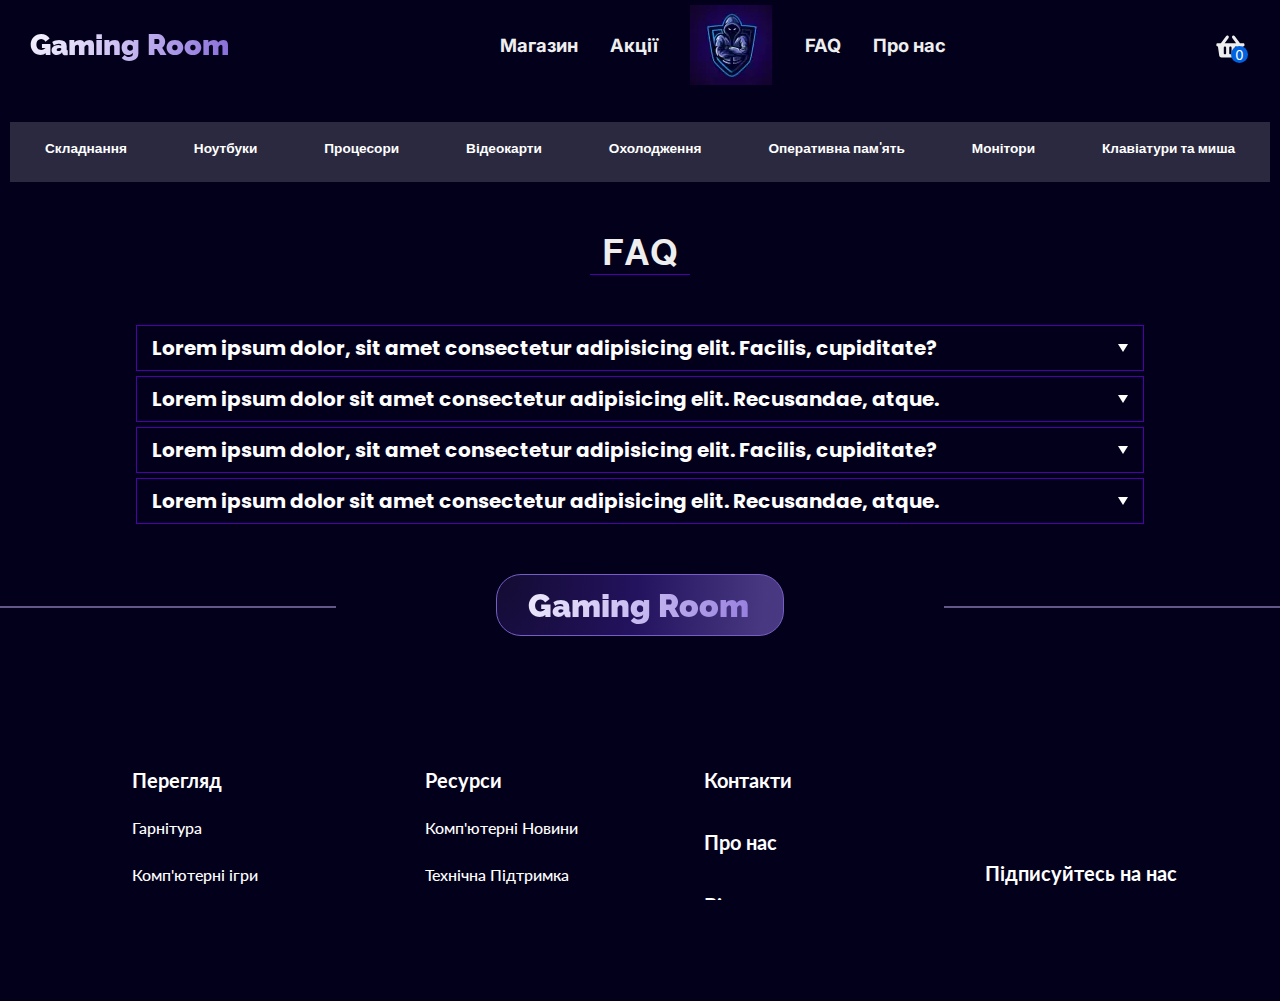
<file: FAQ.html>
<!DOCTYPE html>
<html lang="en">
<head>
   <meta charset="UTF-8">
   <meta http-equiv="X-UA-Compatible" content="IE=edge">
   <meta name="viewport" content="width=device-width, initial-scale=1.0">
   <link rel="stylesheet" href="css/style.min.css?_v=20231002132732">
   <link rel="preconnect" href="https://fonts.googleapis.com">
   <link rel="preconnect" href="https://fonts.gstatic.com" crossorigin>
   <link
      href="https://fonts.googleapis.com/css2?family=Almarai:wght@400;700&family=Inter:wght@400;500;700&family=Lato:wght@400;700&family=Poppins:wght@400;600;700&family=Raleway:wght@900&display=swap&_v=20231002132732"
      rel="stylesheet">
   <title>FAQ</title>
</head>

<body>
   <header class="header">
      <div class="header__container">
         <div class="header__top">

            <div class="header__nav">

               <nav class="nav">
                  <div class="nav__burger">
                     <span></span>
                     <span></span>
                     <span></span>
                  </div>
                  <a href="index.html">
                     <h2 class="nav__big">Gaming Room</h2>
                  </a>

                  <ul class="nav__menu">
                     <li class="nav__list">
                        <a href="magazin.html" class="nav__link">Магазин</a>
                     </li>
                     <li class="nav__list">
                        <a href="discount.html" class="nav__link">Акції</a>
                     </li>
                     <li class="nav__list">
                        <a href="#" class="nav__link">
                           <picture>
                              <source srcset="img/logo.webp" type="image/webp"><img src="img/logo.png" alt="logo"
                                 class="nav__logo">
                           </picture>
                        </a>
                     </li>
                     <li class="nav__list">
                        <a href="FAQ.html" class="nav__link">FAQ</a>
                     </li>
                     <li class="nav__list">
                        <a href="about.html" class="nav__link">Про нас</a>
                     </li>
                  </ul>

                  <ul class="nav__burger-menu">
                     <li class="nav__burger-item">
                        <a href="#" class="nav__burger-link">Обране</a>
                     </li>
                     <li class="nav__burger-item">
                        <a href="#" class="nav__burger-link">Кошик</a>
                     </li>
                     <li class="nav__burger-item">
                        <a href="magazin.html" class="nav__burger-link">Магазин</a>
                     </li>
                     <li class="nav__burger-item">
                        <a href="discount.html" class="nav__burger-link">Акції</a>
                     </li>
                     <li class="nav__burger-item">
                        <a href="FAQ.html" class="nav__burger-link">FAQ</a>
                     </li>
                     <li class="nav__burger-item">
                        <a href="catalog.html" class="nav__burger-link">Складнання</a>
                     </li>
                     <li class="nav__burger-item">
                        <a href="catalog.html" class="nav__burger-link">Ноутбуки</a>
                     </li>
                     <li class="nav__burger-item">
                        <a href="catalog.html" class="nav__burger-link">Процесори</a>
                     </li>
                     <li class="nav__burger-item">
                        <a href="catalog.html" class="nav__burger-link">Відеокарти</a>
                     </li>
                     <li class="nav__burger-item">
                        <a href="catalog.html" class="nav__burger-link">Охолодження</a>
                     </li>
                     <li class="nav__burger-item">
                        <a href="catalog.html" class="nav__burger-link">Оперативна пам’ять</a>
                     </li>
                     <li class="nav__burger-item">
                        <a href="catalog.html" class="nav__burger-link">Монітори</a>
                     </li>
                     <li class="nav__burger-item">
                        <a href="catalog.html" class="nav__burger-link">Клавіатури та миша</a>
                     </li>
                  </ul>

                  <ul class="nav__icon">
                     <!-- <li class="nav__icon-list">
                  <a class="nav__icon-link" href="#">
                     <img src="img/profile.svg" alt="profile" class="nav__icon-img">
                  </a>
               </li> -->
                     <li class="nav__icon-list">
                        <a class="nav__icon-link--basket" href="#">
                           <img src="img/store.svg" alt="store" class="nav__icon-store">
                           <!-- <span>1</span> -->
                        </a>
                     </li>
                  </ul>
               </nav>
            </div>

         </div>
         <div class="header__bottom">
            <div class="catalog">
               <ul class="catalog__menu">
                  <li class="catalog__list">
                     <a href="../smartbasket.php" class="catalog__link">Складнання</a>
                  </li>
                  <li class="catalog__list">
                     <a href="catalog.html" class="catalog__link">Ноутбуки</a>
                  </li>
                  <li class="catalog__list">
                     <a href="catalog.html" class="catalog__link">Процесори</a>
                  </li>
                  <li class="catalog__list">
                     <a href="catalog.html" class="catalog__link">Відеокарти</a>
                  </li>
                  <li class="catalog__list">
                     <a href="catalog.html" class="catalog__link">Охолодження</a>
                  </li>
                  <li class="catalog__list">
                     <a href="catalog.html" class="catalog__link">Оперативна пам'ять</a>
                  </li>
                  <li class="catalog__list">
                     <a href="catalog.html" class="catalog__link">Монітори</a>
                  </li>
                  <li class="catalog__list">
                     <a href="catalog.html" class="catalog__link">Клавіатури та миша</a>
                  </li>
               </ul>
            </div>
         </div>
      </div>
</header>
   <main>

      <section class="faq">
   <div class="faq__container">
      <div class="faq__inner">
         <h1 class="faq__heading">FAQ</h1>
         <div class="faq-item">
            <input class="faq-input" type="checkbox" id="faq_1">
            <label class="faq-title" for="faq_1">Lorem ipsum dolor, sit amet consectetur adipisicing elit. Facilis, cupiditate?</label>
            <div class="faq-text">
                <p>Lorem ipsum dolor sit amet, consectetur adipisicing elit. Maiores eum, ipsum. Voluptatum deleniti ut ipsa blanditiis, modi facere distinctio impedit illum fugiat ex vel, quasi sit, explicabo veniam nemo reprehenderit!</p>
            </div>
        </div>

        <div class="faq-item">
            <input class="faq-input" type="checkbox" id="faq_2">
            <label class="faq-title" for="faq_2">Lorem ipsum dolor sit amet consectetur adipisicing elit. Recusandae, atque.</label>
            <div class="faq-text">
                <p>Lorem ipsum dolor sit amet, consectetur adipisicing elit. Maiores eum, ipsum. Voluptatum deleniti ut ipsa blanditiis, modi facere distinctio impedit illum fugiat ex vel, quasi sit, explicabo veniam nemo reprehenderit!</p>
            </div>
        </div>
        <div class="faq-item">
         <input class="faq-input" type="checkbox" id="faq_3">
         <label class="faq-title" for="faq_3">Lorem ipsum dolor, sit amet consectetur adipisicing elit. Facilis, cupiditate?</label>
         <div class="faq-text">
             <p>Lorem ipsum dolor sit amet, consectetur adipisicing elit. Maiores eum, ipsum. Voluptatum deleniti ut ipsa blanditiis, modi facere distinctio impedit illum fugiat ex vel, quasi sit, explicabo veniam nemo reprehenderit!</p>
         </div>
     </div>

     <div class="faq-item">
         <input class="faq-input" type="checkbox" id="faq_4">
         <label class="faq-title" for="faq_4">Lorem ipsum dolor sit amet consectetur adipisicing elit. Recusandae, atque.</label>
         <div class="faq-text">
             <p>Lorem ipsum dolor sit amet, consectetur adipisicing elit. Maiores eum, ipsum. Voluptatum deleniti ut ipsa blanditiis, modi facere distinctio impedit illum fugiat ex vel, quasi sit, explicabo veniam nemo reprehenderit!</p>
         </div>
     </div>
      </div>
   </div> 
</section>

   </main>
   <footer class="footer">
   <div class="footer__container">
      <div class="footer__inner">

         <div class="footer__head">
            <h2 class="footer__bar">Gaming Room</h2>
         </div>
         <div class="footer__box">
         <div class="footer__content">
            <ul class="footer__nav">
               <li class="footer__list footer__list--title">Перегляд</li>
               <li class="footer__list">
                  <a href="#" class="footer__link">Гарнітура</a>
               </li>
               <li class="footer__list">
                  <a href="#" class="footer__link">Комп'ютерні ігри</a>
               </li>
               <li class="footer__list">
                  <a href="#" class="footer__link">Игровий пропуск</a>
               </li>
               <li class="footer__list">
                  <a href="#" class="footer__link">Комп'ютерні аксесуари</a>
               </li>
            </ul>
            <ul class="footer__nav">
               <li class="footer__list footer__list--title">Ресурси</li>
               <li class="footer__list">
                  <a href="#" class="footer__link">Комп'ютерні Новини</a>
               </li>
               <li class="footer__list">
                  <a href="#" class="footer__link">Технічна Підтримка</a>
               </li>
               <li class="footer__list">
                  <a href="#" class="footer__link">Зворотній зв'язок</a>
               </li>
               <li class="footer__list">
                  <a href="#" class="footer__link">Стандарти спільноти</a>
               </li>
            </ul>
            <ul class="footer__nav footer__nav--big">
               <li class="footer__list footer__list--title">Контакти</li>
               <li class="footer__list">
                  <a href="#" class="footer__link">Про нас</a>
               </li>
               <li class="footer__list">
                  <a href="#" class="footer__link">Відстежити замовлення</a>
               </li>
               <li class="footer__list">
                  <a href="#" class="footer__link">Розташування магазинів</a>
               </li>
            </ul>
         </div>
         <div class="footer__content-icon">
            <p class="footer__txt">Підписуйтесь на нас</p>
            <ul class="footer__icon">
               <li class="footer__icon--list">
                  <a href="" class="footer__icon--link">
                     <img src="img/Facebook.svg" alt="" class="footer__icon--img">
                  </a>
                  </li>
               <li class="footer__icon--list">
                  <a href="" class="footer__icon--link">
                     <img src="img/Instagram.svg" alt="" class="footer__icon--img">
                  </a>
                  </li>
               <li class="footer__icon--list">
                  <a href="" class="footer__icon--link">
                     <img src="img/Twitter.svg" alt="" class="footer__icon--img">
                  </a>
                  </li>
            </ul>
         </div>
      </div>
      </div>

   </div>
</footer>
</body>
<script src="js/app.min.js?_v=20231002132732"></script>
<script src="https://code.jquery.com/jquery-3.3.1.min.js?_v=20231002132732"></script>
<div class="smart-basket__wrapper"></div>

<script>
   $(function () {
      $('.smart-basket__wrapper').smbasket({
         productElement: 'card',
         buttonAddToBasket: 'popular__sale-store',
         productPrice: 'product__price-number',
         productSize: 'product__size-element',

         productQuantityWrapper: 'product__quantity',
         smartBasketMinArea: 'nav__icon-link--basket',
         countryCode: '+38',
         smartBasketCurrency: '₴',
         smartBasketMinIconPath: 'img/store.svg',

         agreement: {
            isRequired: true,
            isChecked: true,
            isLink: 'https://secure.wayforpay.com/button/bf63800904f51',
         },
         nameIsRequired: false,
      });
   });
</script>

</html>
</file>
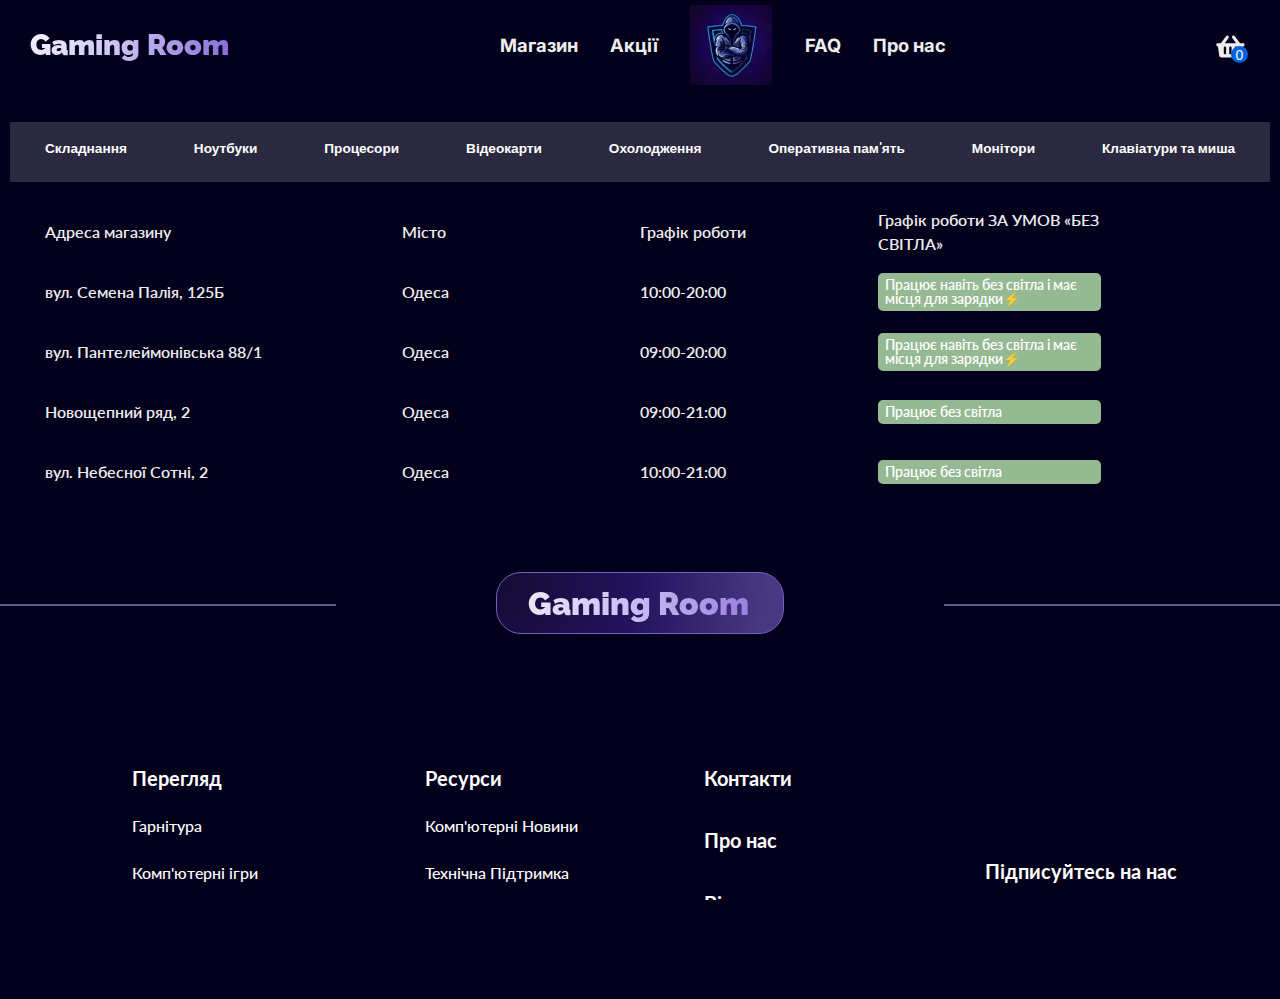
<file: magazin.html>
<!DOCTYPE html>
<html lang="en">
<head>
   <meta charset="UTF-8">
   <meta http-equiv="X-UA-Compatible" content="IE=edge">
   <meta name="viewport" content="width=device-width, initial-scale=1.0">
   <link rel="stylesheet" href="css/style.min.css?_v=20231002132732">
   <link rel="preconnect" href="https://fonts.googleapis.com">
   <link rel="preconnect" href="https://fonts.gstatic.com" crossorigin>
   <link
      href="https://fonts.googleapis.com/css2?family=Almarai:wght@400;700&family=Inter:wght@400;500;700&family=Lato:wght@400;700&family=Poppins:wght@400;600;700&family=Raleway:wght@900&display=swap&_v=20231002132732"
      rel="stylesheet">
   <title>Режим роботы</title>
</head>

<body>
   <header class="header">
      <div class="header__container">
         <div class="header__top">

            <div class="header__nav">

               <nav class="nav">
                  <div class="nav__burger">
                     <span></span>
                     <span></span>
                     <span></span>
                  </div>
                  <a href="index.html">
                     <h2 class="nav__big">Gaming Room</h2>
                  </a>

                  <ul class="nav__menu">
                     <li class="nav__list">
                        <a href="magazin.html" class="nav__link">Магазин</a>
                     </li>
                     <li class="nav__list">
                        <a href="discount.html" class="nav__link">Акції</a>
                     </li>
                     <li class="nav__list">
                        <a href="#" class="nav__link">
                           <picture>
                              <source srcset="img/logo.webp" type="image/webp"><img src="img/logo.png" alt="logo"
                                 class="nav__logo">
                           </picture>
                        </a>
                     </li>
                     <li class="nav__list">
                        <a href="FAQ.html" class="nav__link">FAQ</a>
                     </li>
                     <li class="nav__list">
                        <a href="about.html" class="nav__link">Про нас</a>
                     </li>
                  </ul>

                  <ul class="nav__burger-menu">
                     <li class="nav__burger-item">
                        <a href="#" class="nav__burger-link">Обране</a>
                     </li>
                     <li class="nav__burger-item">
                        <a href="#" class="nav__burger-link">Кошик</a>
                     </li>
                     <li class="nav__burger-item">
                        <a href="magazin.html" class="nav__burger-link">Магазин</a>
                     </li>
                     <li class="nav__burger-item">
                        <a href="discount.html" class="nav__burger-link">Акції</a>
                     </li>
                     <li class="nav__burger-item">
                        <a href="FAQ.html" class="nav__burger-link">FAQ</a>
                     </li>
                     <li class="nav__burger-item">
                        <a href="catalog.html" class="nav__burger-link">Складнання</a>
                     </li>
                     <li class="nav__burger-item">
                        <a href="catalog.html" class="nav__burger-link">Ноутбуки</a>
                     </li>
                     <li class="nav__burger-item">
                        <a href="catalog.html" class="nav__burger-link">Процесори</a>
                     </li>
                     <li class="nav__burger-item">
                        <a href="catalog.html" class="nav__burger-link">Відеокарти</a>
                     </li>
                     <li class="nav__burger-item">
                        <a href="catalog.html" class="nav__burger-link">Охолодження</a>
                     </li>
                     <li class="nav__burger-item">
                        <a href="catalog.html" class="nav__burger-link">Оперативна пам’ять</a>
                     </li>
                     <li class="nav__burger-item">
                        <a href="catalog.html" class="nav__burger-link">Монітори</a>
                     </li>
                     <li class="nav__burger-item">
                        <a href="catalog.html" class="nav__burger-link">Клавіатури та миша</a>
                     </li>
                  </ul>

                  <ul class="nav__icon">
                     <!-- <li class="nav__icon-list">
                  <a class="nav__icon-link" href="#">
                     <img src="img/profile.svg" alt="profile" class="nav__icon-img">
                  </a>
               </li> -->
                     <li class="nav__icon-list">
                        <a class="nav__icon-link--basket" href="#">
                           <img src="img/store.svg" alt="store" class="nav__icon-store">
                           <!-- <span>1</span> -->
                        </a>
                     </li>
                  </ul>
               </nav>
            </div>

         </div>
         <div class="header__bottom">
            <div class="catalog">
               <ul class="catalog__menu">
                  <li class="catalog__list">
                     <a href="../smartbasket.php" class="catalog__link">Складнання</a>
                  </li>
                  <li class="catalog__list">
                     <a href="catalog.html" class="catalog__link">Ноутбуки</a>
                  </li>
                  <li class="catalog__list">
                     <a href="catalog.html" class="catalog__link">Процесори</a>
                  </li>
                  <li class="catalog__list">
                     <a href="catalog.html" class="catalog__link">Відеокарти</a>
                  </li>
                  <li class="catalog__list">
                     <a href="catalog.html" class="catalog__link">Охолодження</a>
                  </li>
                  <li class="catalog__list">
                     <a href="catalog.html" class="catalog__link">Оперативна пам'ять</a>
                  </li>
                  <li class="catalog__list">
                     <a href="catalog.html" class="catalog__link">Монітори</a>
                  </li>
                  <li class="catalog__list">
                     <a href="catalog.html" class="catalog__link">Клавіатури та миша</a>
                  </li>
               </ul>
            </div>
         </div>
      </div>
</header>
   <main>

      <section class="magazin">
   <div class="magazin__container">
      <div class="magazin__inner">
         <div class="magazin__stores-row magazin__stores-title">
            <div class="magazin__stores-column magazin__stores-first">Адреса магазину</div>
            <div class="magazin__stores-column">Місто</div>
            <div class="magazin__stores-column">Графік роботи</div>
            <div class="magazin__stores-column">Графік роботи ЗА УМОВ «БЕЗ СВІТЛА»</div>
         </div>
         <div class="magazin__stores-row">
            <div class="magazin__stores-column magazin__stores-first">
               <span class="magazin__stores-mobile--title"> Адреса магазину</span>
               вул. Семена Палія, 125Б
            </div>
            <div class="magazin__stores-column">
               <span class="magazin__stores-mobile--title"></span>
               Одеса
            </div>
            <div class="magazin__stores-column">
               <span class="magazin__stores-mobile--title"> Графік роботи</span>
               10:00-20:00
            </div>
            <div class="magazin__stores-column">
               <span class="magazin__stores-column--statusopen"> Працює навіть без світла і має місця для
                  зарядки⚡️</span>
            </div>
         </div>
         <div class="magazin__stores-row">
            <div class="magazin__stores-column magazin__stores-first">
               <span class="magazin__stores-mobile--title"> Адреса магазину</span>
               вул. Пантелеймонівська 88/1
            </div>
            <div class="magazin__stores-column">
               <span class="magazin__stores-mobile--title"></span>
               Одеса
            </div>
            <div class="magazin__stores-column">
               <span class="magazin__stores-mobile--title"> Графік роботи</span>
               09:00-20:00
            </div>
            <div class="magazin__stores-column">
               <span class="magazin__stores-column--statusopen"> Працює навіть без світла і має місця для
                  зарядки⚡️</span>
            </div>
         </div>
         <div class="magazin__stores-row">
            <div class="magazin__stores-column magazin__stores-first">
               <span class="magazin__stores-mobile--title"> Адреса магазину</span>
               Новощепний ряд, 2
            </div>
            <div class="magazin__stores-column">
               <span class="magazin__stores-mobile--title"></span>
               Одеса
            </div>
            <div class="magazin__stores-column">
               <span class="magazin__stores-mobile--title"> Графік роботи</span>
               09:00-21:00
            </div>
            <div class="magazin__stores-column">
               <span class="magazin__stores-column--statusopen"> Працює без світла</span>
            </div>
         </div>
         <div class="magazin__stores-row">
            <div class="magazin__stores-column magazin__stores-first">
               <span class="magazin__stores-mobile--title"> Адреса магазину</span>
               вул. Небесної Сотні, 2
            </div>
            <div class="magazin__stores-column">
               <span class="magazin__stores-mobile--title"></span>
               Одеса
            </div>
            <div class="magazin__stores-column">
               <span class="magazin__stores-mobile--title"> Графік роботи</span>
               10:00-21:00
            </div>
            <div class="magazin__stores-column">
               <span class="magazin__stores-column--statusopen"> Працює без світла</span>
            </div>
         </div>
      </div>
   </div>
</section>

   </main>
   <footer class="footer">
   <div class="footer__container">
      <div class="footer__inner">

         <div class="footer__head">
            <h2 class="footer__bar">Gaming Room</h2>
         </div>
         <div class="footer__box">
         <div class="footer__content">
            <ul class="footer__nav">
               <li class="footer__list footer__list--title">Перегляд</li>
               <li class="footer__list">
                  <a href="#" class="footer__link">Гарнітура</a>
               </li>
               <li class="footer__list">
                  <a href="#" class="footer__link">Комп'ютерні ігри</a>
               </li>
               <li class="footer__list">
                  <a href="#" class="footer__link">Игровий пропуск</a>
               </li>
               <li class="footer__list">
                  <a href="#" class="footer__link">Комп'ютерні аксесуари</a>
               </li>
            </ul>
            <ul class="footer__nav">
               <li class="footer__list footer__list--title">Ресурси</li>
               <li class="footer__list">
                  <a href="#" class="footer__link">Комп'ютерні Новини</a>
               </li>
               <li class="footer__list">
                  <a href="#" class="footer__link">Технічна Підтримка</a>
               </li>
               <li class="footer__list">
                  <a href="#" class="footer__link">Зворотній зв'язок</a>
               </li>
               <li class="footer__list">
                  <a href="#" class="footer__link">Стандарти спільноти</a>
               </li>
            </ul>
            <ul class="footer__nav footer__nav--big">
               <li class="footer__list footer__list--title">Контакти</li>
               <li class="footer__list">
                  <a href="#" class="footer__link">Про нас</a>
               </li>
               <li class="footer__list">
                  <a href="#" class="footer__link">Відстежити замовлення</a>
               </li>
               <li class="footer__list">
                  <a href="#" class="footer__link">Розташування магазинів</a>
               </li>
            </ul>
         </div>
         <div class="footer__content-icon">
            <p class="footer__txt">Підписуйтесь на нас</p>
            <ul class="footer__icon">
               <li class="footer__icon--list">
                  <a href="" class="footer__icon--link">
                     <img src="img/Facebook.svg" alt="" class="footer__icon--img">
                  </a>
                  </li>
               <li class="footer__icon--list">
                  <a href="" class="footer__icon--link">
                     <img src="img/Instagram.svg" alt="" class="footer__icon--img">
                  </a>
                  </li>
               <li class="footer__icon--list">
                  <a href="" class="footer__icon--link">
                     <img src="img/Twitter.svg" alt="" class="footer__icon--img">
                  </a>
                  </li>
            </ul>
         </div>
      </div>
      </div>

   </div>
</footer>
</body>
<script src="js/app.min.js?_v=20231002132732"></script>
<script src="https://code.jquery.com/jquery-3.3.1.min.js?_v=20231002132732"></script>
<div class="smart-basket__wrapper"></div>

<script>
   $(function () {
      $('.smart-basket__wrapper').smbasket({
         productElement: 'card',
         buttonAddToBasket: 'popular__sale-store',
         productPrice: 'product__price-number',
         productSize: 'product__size-element',

         productQuantityWrapper: 'product__quantity',
         smartBasketMinArea: 'nav__icon-link--basket',
         countryCode: '+38',
         smartBasketCurrency: '₴',
         smartBasketMinIconPath: 'img/store.svg',

         agreement: {
            isRequired: true,
            isChecked: true,
            isLink: 'https://secure.wayforpay.com/button/bf63800904f51',
         },
         nameIsRequired: false,
      });
   });
</script>

</html>
</file>
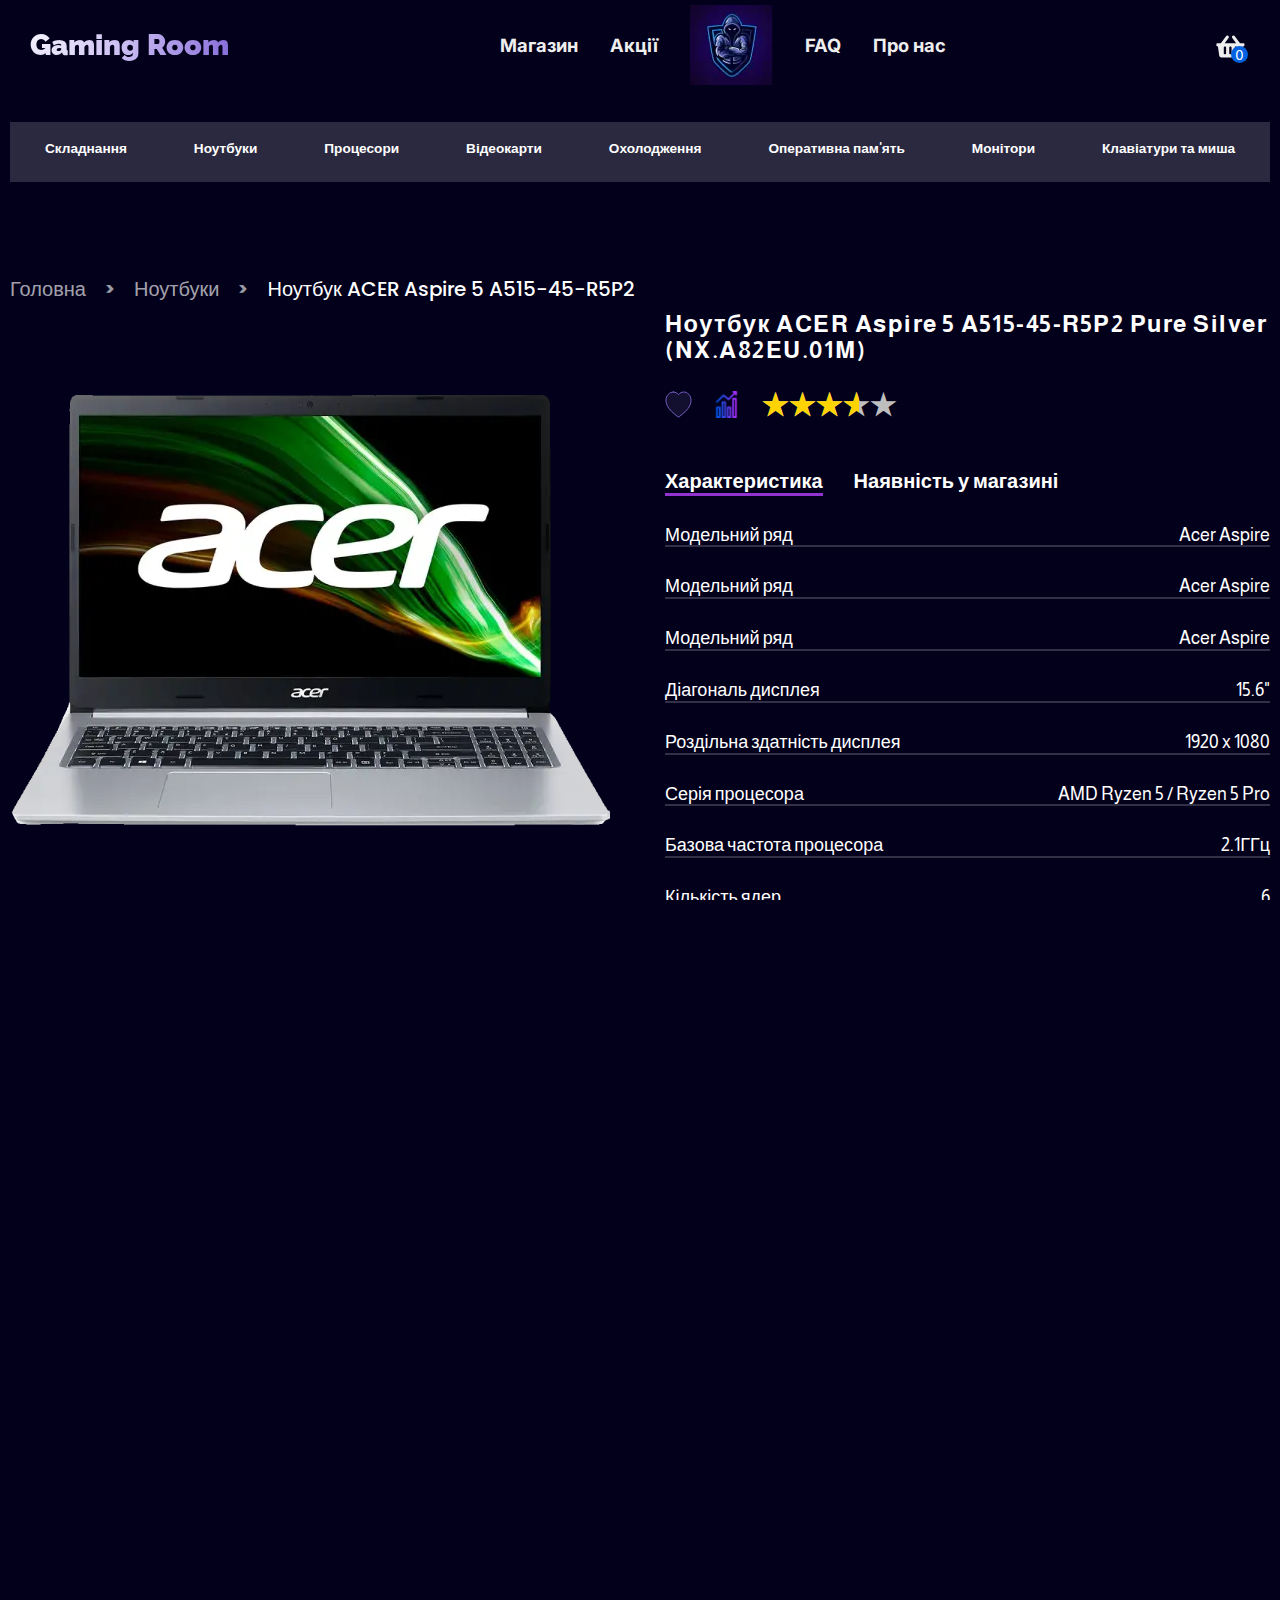
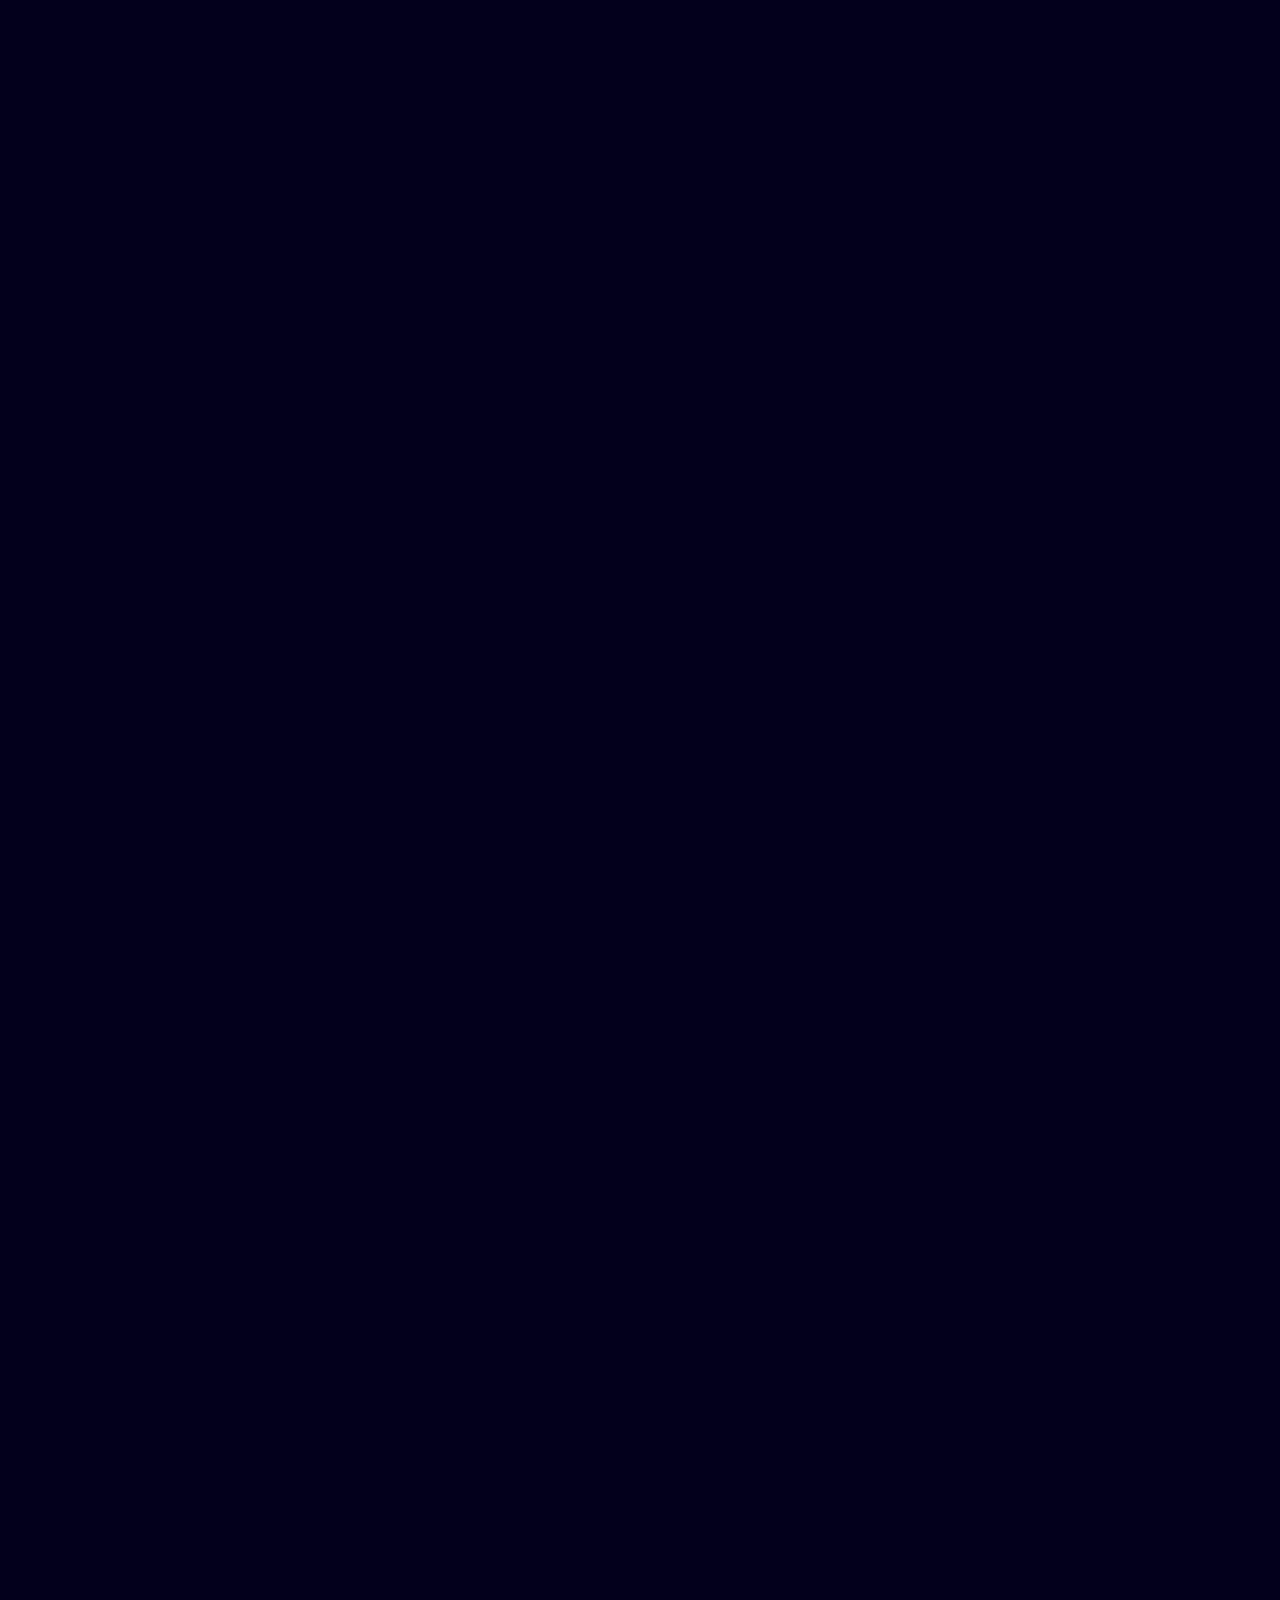
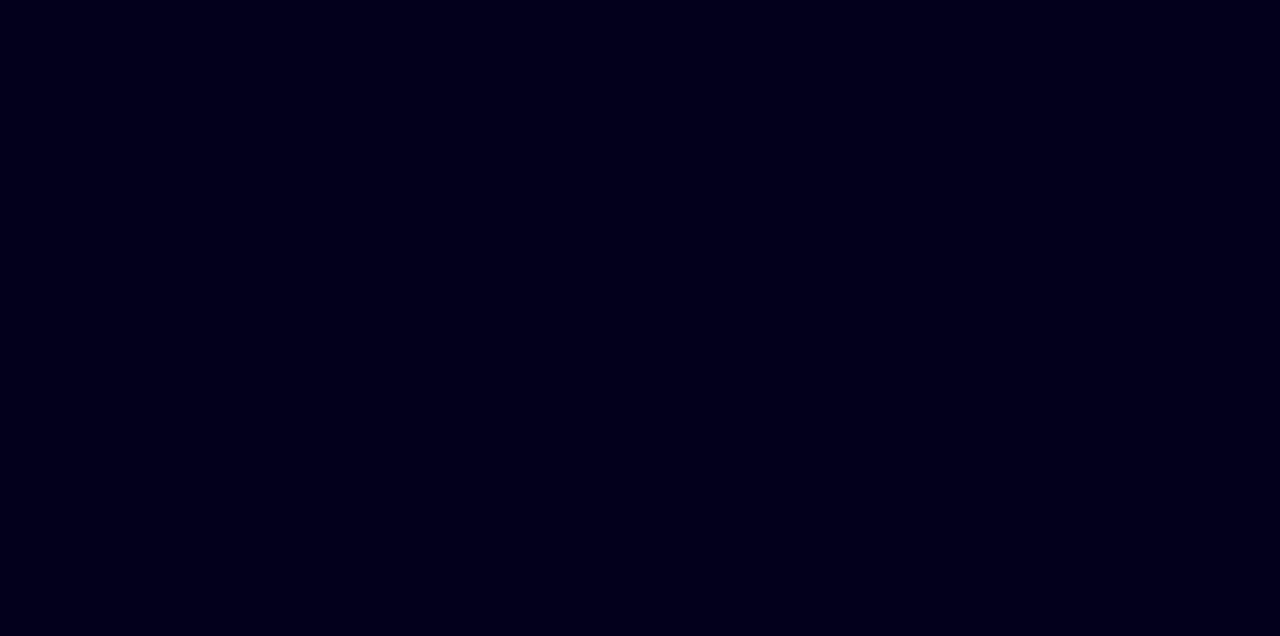
<file: product.html>
<!DOCTYPE html>
<html lang="en">

<head>
   <meta charset="UTF-8">
   <meta http-equiv="X-UA-Compatible" content="IE=edge">
   <meta name="viewport" content="width=device-width, initial-scale=1.0">
   <link rel="stylesheet" href="css/style.min.css?_v=20231002132732">
   <link rel="preconnect" href="https://fonts.googleapis.com">
   <link rel="preconnect" href="https://fonts.gstatic.com" crossorigin>
   <link
      href="https://fonts.googleapis.com/css2?family=Almarai:wght@400;700&family=Inter:wght@400;500;700&family=Lato:wght@400;700&family=Poppins:wght@400;600;700&family=Raleway:wght@900&display=swap&_v=20231002132732"
      rel="stylesheet">
   <title>Главная</title>
</head>

<body>
   <div class="wrapper">
      <header class="header">
         <div class="header__container">
            <div class="header__top">

               <div class="header__nav">

                  <nav class="nav">
                     <div class="nav__burger">
                        <span></span>
                        <span></span>
                        <span></span>
                     </div>
                     <a href="index.html">
                        <h2 class="nav__big">Gaming Room</h2>
                     </a>

                     <ul class="nav__menu">
                        <li class="nav__list">
                           <a href="magazin.html" class="nav__link">Магазин</a>
                        </li>
                        <li class="nav__list">
                           <a href="discount.html" class="nav__link">Акції</a>
                        </li>
                        <li class="nav__list">
                           <a href="#" class="nav__link">
                              <picture>
                                 <source srcset="img/logo.webp" type="image/webp"><img src="img/logo.png" alt="logo"
                                    class="nav__logo">
                              </picture>
                           </a>
                        </li>
                        <li class="nav__list">
                           <a href="FAQ.html" class="nav__link">FAQ</a>
                        </li>
                        <li class="nav__list">
                           <a href="about.html" class="nav__link">Про нас</a>
                        </li>
                     </ul>

                     <ul class="nav__burger-menu">
                        <li class="nav__burger-item">
                           <a href="#" class="nav__burger-link">Обране</a>
                        </li>
                        <li class="nav__burger-item">
                           <a href="#" class="nav__burger-link">Кошик</a>
                        </li>
                        <li class="nav__burger-item">
                           <a href="magazin.html" class="nav__burger-link">Магазин</a>
                        </li>
                        <li class="nav__burger-item">
                           <a href="discount.html" class="nav__burger-link">Акції</a>
                        </li>
                        <li class="nav__burger-item">
                           <a href="FAQ.html" class="nav__burger-link">FAQ</a>
                        </li>
                        <li class="nav__burger-item">
                           <a href="catalog.html" class="nav__burger-link">Складнання</a>
                        </li>
                        <li class="nav__burger-item">
                           <a href="catalog.html" class="nav__burger-link">Ноутбуки</a>
                        </li>
                        <li class="nav__burger-item">
                           <a href="catalog.html" class="nav__burger-link">Процесори</a>
                        </li>
                        <li class="nav__burger-item">
                           <a href="catalog.html" class="nav__burger-link">Відеокарти</a>
                        </li>
                        <li class="nav__burger-item">
                           <a href="catalog.html" class="nav__burger-link">Охолодження</a>
                        </li>
                        <li class="nav__burger-item">
                           <a href="catalog.html" class="nav__burger-link">Оперативна пам’ять</a>
                        </li>
                        <li class="nav__burger-item">
                           <a href="catalog.html" class="nav__burger-link">Монітори</a>
                        </li>
                        <li class="nav__burger-item">
                           <a href="catalog.html" class="nav__burger-link">Клавіатури та миша</a>
                        </li>
                     </ul>

                     <ul class="nav__icon">
                        <!-- <li class="nav__icon-list">
                     <a class="nav__icon-link" href="#">
                        <img src="img/profile.svg" alt="profile" class="nav__icon-img">
                     </a>
                  </li> -->
                        <li class="nav__icon-list">
                           <a class="nav__icon-link--basket" href="#">
                              <img src="img/store.svg" alt="store" class="nav__icon-store">
                              <!-- <span>1</span> -->
                           </a>
                        </li>
                     </ul>
                  </nav>
               </div>

            </div>
            <div class="header__bottom">
               <div class="catalog">
                  <ul class="catalog__menu">
                     <li class="catalog__list">
                        <a href="../smartbasket.php" class="catalog__link">Складнання</a>
                     </li>
                     <li class="catalog__list">
                        <a href="catalog.html" class="catalog__link">Ноутбуки</a>
                     </li>
                     <li class="catalog__list">
                        <a href="catalog.html" class="catalog__link">Процесори</a>
                     </li>
                     <li class="catalog__list">
                        <a href="catalog.html" class="catalog__link">Відеокарти</a>
                     </li>
                     <li class="catalog__list">
                        <a href="catalog.html" class="catalog__link">Охолодження</a>
                     </li>
                     <li class="catalog__list">
                        <a href="catalog.html" class="catalog__link">Оперативна пам'ять</a>
                     </li>
                     <li class="catalog__list">
                        <a href="catalog.html" class="catalog__link">Монітори</a>
                     </li>
                     <li class="catalog__list">
                        <a href="catalog.html" class="catalog__link">Клавіатури та миша</a>
                     </li>
                  </ul>
               </div>
            </div>
         </div>
      </header>
      <main class="main">
         <section class="card-tovar product">
            <div class="product__container">
               <div class="breadcrumbs">
                  <div class="breadcrumbs__inner">
                     <ul class="breadcrumbs__list">
                        <li><a href="#">Головна</a></li>
                        <li><a href="#">Ноутбуки</a></li>
                        <li><span>Ноутбук ACER Aspire 5 A515-45-R5P2</span></li>
                     </ul>
                  </div>
               </div>

               <div class="product__about">
                  <div class="product__about-left">
                     <div class="product__heading mobile">
                        <h1 data-da="product__about,first,1100" class="product__title">Ноутбук ACER Aspire 5
                           A515-45-R5P2 Pure
                           Silver (NX.A82EU.01M)</h1>
                        <div class="product__icon">
                           <div class="product__icon-inner">
                              <svg width="27" height="27" viewBox="0 0 27 27" fill="none"
                                 xmlns="http://www.w3.org/2000/svg">
                                 <path
                                    d="M8.35714 1C4.38449 1 1 4.585 1 9.24103C1 12.453 2.24621 15.1572 3.89784 17.3973C5.5438 19.6297 7.66735 21.5035 9.5871 23.0718L12.8994 25.7777C13.2622 26.0741 13.7378 26.0741 14.1006 25.7777L17.4129 23.0718C19.3326 21.5035 21.4562 19.6297 23.1022 17.3973C24.7538 15.1572 26 12.453 26 9.24103C26 4.585 22.6155 1 18.6429 1C16.595 1 14.7931 2.15886 13.5 3.65833C12.2069 2.15886 10.405 1 8.35714 1Z"
                                    fill="#A394D2" fill-opacity="0.1" stroke="#775EC5" stroke-linecap="round"
                                    stroke-linejoin="round" />
                              </svg>

                              <img src="img/product-img/rate.svg" alt="rate" class="product__icon-item">
                           </div>
                           <div class="rating rating__set">
                              <div class="rating__body">
                                 <div class="rating__active"></div>
                                 <div class="rating__items">
                                    <input type="radio" class="rating__item" value="1" name="rating">
                                    <input type="radio" class="rating__item" value="2" name="rating">
                                    <input type="radio" class="rating__item" value="3" name="rating">
                                    <input type="radio" class="rating__item" value="4" name="rating">
                                    <input type="radio" class="rating__item" value="5" name="rating">
                                 </div>
                              </div>
                              <div class="rating__value">3.6</div>
                           </div>

                        </div>
                     </div>
                     <div class="product-about__swiper swiper">

                        <div class="product__wrapper swiper-wrapper">

                           <div class="popular__img-info swiper-slide">
                              <picture>
                                 <source srcset="img/characteristik-slider/main-slide.webp" type="image/webp"><img
                                    src="img/characteristik-slider/main-slide.png" alt="main">
                              </picture>
                           </div>
                           <div class="popular__img-info swiper-slide">
                              <picture>
                                 <source srcset="img/characteristik-slider/second.webp" type="image/webp"><img
                                    src="img/characteristik-slider/second.png" alt="second">
                              </picture>
                           </div>
                           <div class="popular__img-info swiper-slide">
                              <picture>
                                 <source srcset="img/characteristik-slider/therd.webp" type="image/webp"><img
                                    src="img/characteristik-slider/therd.png" alt="therd">
                              </picture>
                           </div>
                           <div class="popular__img-info swiper-slide">
                              <picture>
                                 <source srcset="img/characteristik-slider/fourth.webp" type="image/webp"><img
                                    src="img/characteristik-slider/fourth.png" alt="fourth">
                              </picture>
                           </div>
                        </div>

                     </div>
                     <div class="product__sale mobile">
                        <p class="product__price">27 999 ₴</p>
                        <a href="#" class="popular__sale-store button" data-sb-id-or-vendor-code="01413"
                           data-sb-product-name="Ноутбук ACER Aspire 5 A515-45-R5P2" data-sb-product-price="27999"
                           data-sb-product-quantity="1" data-sb-product-img="img/catalog-img/1.png">КУПИТИ</a>
                     </div>

                     <div thumbsSlider="" class="product-about__swiper-down swiper">

                        <ul class="product__list swiper-wrapper">

                           <li class="product__item-info swiper-slide">
                              <picture>
                                 <source srcset="img/characteristik-slider/main-slide.webp" type="image/webp"><img
                                    class="img__swiperdown" src="img/characteristik-slider/main-slide.png" alt="main">
                              </picture>
                           </li>
                           <li class="product__item-info swiper-slide">
                              <picture>
                                 <source srcset="img/characteristik-slider/second.webp" type="image/webp"><img
                                    class="img__swiperdown" src="img/characteristik-slider/second.png" alt="second">
                              </picture>
                           </li>
                           <li class="product__item-info swiper-slide">
                              <picture>
                                 <source srcset="img/characteristik-slider/therd.webp" type="image/webp"><img
                                    class="img__swiperdown" src="img/characteristik-slider/therd.png" alt="therd">
                              </picture>
                           </li>
                           <li class="product__item-info swiper-slide">
                              <picture>
                                 <source srcset="img/characteristik-slider/fourth.webp" type="image/webp"><img
                                    class="img__swiperdown" src="img/characteristik-slider/fourth.png" alt="fourth">
                              </picture>
                           </li>
                        </ul>

                     </div>
                  </div>
                  <div class="card product__about-right">
                     <div class="product__about-block">
                        <div class="product__heading">
                           <h1 class="product__title">Ноутбук ACER Aspire 5 A515-45-R5P2 Pure Silver (NX.A82EU.01M)</h1>
                        </div>
                        <div class="product__icon">
                           <div class="product__icon-inner">
                              <svg width="27" height="27" viewBox="0 0 27 27" fill="none"
                                 xmlns="http://www.w3.org/2000/svg">
                                 <path
                                    d="M8.35714 1C4.38449 1 1 4.585 1 9.24103C1 12.453 2.24621 15.1572 3.89784 17.3973C5.5438 19.6297 7.66735 21.5035 9.5871 23.0718L12.8994 25.7777C13.2622 26.0741 13.7378 26.0741 14.1006 25.7777L17.4129 23.0718C19.3326 21.5035 21.4562 19.6297 23.1022 17.3973C24.7538 15.1572 26 12.453 26 9.24103C26 4.585 22.6155 1 18.6429 1C16.595 1 14.7931 2.15886 13.5 3.65833C12.2069 2.15886 10.405 1 8.35714 1Z"
                                    fill="#A394D2" fill-opacity="0.1" stroke="#775EC5" stroke-linecap="round"
                                    stroke-linejoin="round" />
                              </svg>

                              <img src="img/product-img/rate.svg" alt="rate" class="product__icon-item">
                           </div>
                           <div class="rating rating__set">
                              <div class="rating__body">
                                 <div class="rating__active"></div>
                                 <div class="rating__items">
                                    <input type="radio" class="rating__item" value="1" name="rating">
                                    <input type="radio" class="rating__item" value="2" name="rating">
                                    <input type="radio" class="rating__item" value="3" name="rating">
                                    <input type="radio" class="rating__item" value="4" name="rating">
                                    <input type="radio" class="rating__item" value="5" name="rating">
                                 </div>
                              </div>
                              <div class="rating__value">3.6</div>
                           </div>

                        </div>
                        <div class="product__tabs tabs">
                           <div class="tabs__wrapper">
                              <div class="product__nav tabs__nav">
                                 <button class="product__nav-btn tabs__nav-btn active" type="button"
                                    data-tab="#tab_1">Характеристика</button>
                                 <button class="product__nav-btn tabs__nav-btn" type="button"
                                    data-tab="#tab_2">Наявність у
                                    магазині</button>

                              </div>
                              <div class="product__content tabs__content">
                                 <div class="product__item tabs__item active" id="tab_1">
                                    <dl class="characteristics__full-list">
                                       <div class="characteristics__full-item">
                                          <dt class="characteristics__full-label">Модельний ряд</dt>
                                          <dd class="characteristics__full-value">Acer Aspire</dd>
                                       </div>
                                    </dl>
                                    <dl class="characteristics__full-list">
                                       <div class="characteristics__full-item">
                                          <dt class="characteristics__full-label">Модельний ряд</dt>
                                          <dd class="characteristics__full-value">Acer Aspire</dd>
                                       </div>
                                    </dl>
                                    <dl class="characteristics__full-list">
                                       <div class="characteristics__full-item">
                                          <dt class="characteristics__full-label">Модельний ряд</dt>
                                          <dd class="characteristics__full-value">Acer Aspire</dd>
                                       </div>
                                    </dl>
                                    <dl class="characteristics__full-list">
                                       <div class="characteristics__full-item">
                                          <dt class="characteristics__full-label">Діагональ дисплея</dt>
                                          <dd class="characteristics__full-value">15.6"</dd>
                                       </div>
                                    </dl>
                                    <dl class="characteristics__full-list">
                                       <div class="characteristics__full-item">
                                          <dt class="characteristics__full-label">Роздільна здатність дисплея</dt>
                                          <dd class="characteristics__full-value">1920 x 1080</dd>
                                       </div>
                                    </dl>
                                    <dl class="characteristics__full-list">
                                       <div class="characteristics__full-item">
                                          <dt class="characteristics__full-label">Серія процесора</dt>
                                          <dd class="characteristics__full-value">AMD Ryzen 5 / Ryzen 5 Pro</dd>
                                       </div>
                                    </dl>
                                    <dl class="characteristics__full-list">
                                       <div class="characteristics__full-item">
                                          <dt class="characteristics__full-label">Базова частота процесора</dt>
                                          <dd class="characteristics__full-value">2.1ГГц</dd>
                                       </div>
                                    </dl>
                                    <dl class="characteristics__full-list">
                                       <div class="characteristics__full-item">
                                          <dt class="characteristics__full-label">Кількість ядер</dt>
                                          <dd class="characteristics__full-value">6</dd>
                                       </div>
                                    </dl>
                                    <dl class="characteristics__full-list">
                                       <div class="characteristics__full-item">
                                          <dt class="characteristics__full-label">Обсяг ОЗУ</dt>
                                          <dd class="characteristics__full-value">8 Гб</dd>
                                       </div>
                                    </dl>

                                 </div>
                                 <div class="product__item tabs__item" id="tab_2">
                                    <div class="availability">
                                       <dl class="availability__list characteristics__full-list">
                                          <div class="availability__item characteristics__full-item">
                                             <dt class="availability__label characteristics__full-label">Адрес</dt>
                                             <dd class="availability__value characteristics__full-value">пр. Оболонский,
                                                21Б</dd>
                                          </div>
                                       </dl>
                                       <dl class="availability__list characteristics__full-list">
                                          <div class="availability__item characteristics__full-item">
                                             <dt class="availability__label characteristics__full-label">В магазині</dt>
                                             <dd class="availability__value characteristics__full-value">В наявності
                                             </dd>
                                          </div>
                                       </dl>
                                       <dl class="availability__list characteristics__full-list">
                                          <div class="availability__item characteristics__full-item">
                                             <dt class="availability__label characteristics__full-label">Кількість</dt>
                                             <dd class="availability__value characteristics__full-value">12</dd>
                                          </div>
                                       </dl>
                                       <dl class="availability__list characteristics__full-list">
                                          <div class="availability__item characteristics__full-item">
                                             <dt class="availability__label characteristics__full-label">Пн-Вс</dt>
                                             <dd class="availability__value characteristics__full-value">10:00-19:00
                                             </dd>
                                          </div>
                                       </dl>
                                    </div>
                                 </div>
                              </div>
                           </div>
                        </div>

                        <div class="product__sale">
                           <div class="product__quantity show"></div>
                           <p class="product__price">27 999 ₴</p>
                           <a href="#" class="popular__sale-store button" data-sb-id-or-vendor-code="01413"
                              data-sb-product-name="Ноутбук ACER Aspire 5 A515-45-R5P2" data-sb-product-price="27999"
                              data-sb-product-quantity="1" data-sb-product-img="img/catalog-img/1.png">КУПИТИ</a>

                        </div>
                     </div>
                  </div>
               </div>
               <div class="product__inner-box">

                  <div class="product__menu">
                     <div class="menu__tabs tabs">
                        <div class="tabs__wrapper">
                           <div class="menu__nav tabs__nav">
                              <ul class="menu__nav-list">
                                 <li class="menu__nav-item"><button class="menu__nav-btn tabs__nav-btn" type="button"
                                       data-tab="#tab_1">Про
                                       товар</button></li>
                                 <li id="more-details" class="menu__nav-item">
                                    <button class="menu__nav-btn tabs__nav-btn tabs__nav-detail" type="button"
                                       data-tab="#tab_2">Характеристика</button>
                                 </li>
                                 <li class="menu__nav-item"><button class="menu__nav-btn tabs__nav-btn" type="button"
                                       data-tab="#tab_3">Відгуки</button></li>
                                 <li class="menu__nav-item"><button class="menu__nav-btn tabs__nav-btn active"
                                       type="button" data-tab="#tab_4">Самовивіз</button></li>
                                 <li class="menu__nav-item"> <button class="menu__nav-btn tabs__nav-btn" type="button"
                                       data-tab="#tab_5">Відеообзор
                                    </button></li>
                              </ul>
                           </div>

                           <div class="menu__content tabs__content">
                              <div class="menu__item tabs__item" id="tab_1">
                                 <div class="tovar">
                                    <div class="tovar__title">
                                       ВТІЛЕННЯ ІДЕАЛЬНОЇ ФОРМИ І ФУНКЦІОНАЛЬНОСТІ
                                    </div>
                                    <div class="tovar__text">Неймовірно тонкий корпус і приємне на дотик покриття
                                       підкреслюють
                                       переваги пристрою.</div>
                                    <picture>
                                       <source srcset="img/tovar-about/1.webp" type="image/webp"><img
                                          src="img/tovar-about/1.jpg" alt="first" class="tovar__img">
                                    </picture>

                                    <div class="tovar__title">
                                       ПРИЄМНИЙ НА ДОТИК
                                    </div>
                                    <div class="tovar__text">Вишукане покриття корпусу з візерунком із тонких ліній
                                       забезпечує
                                       приємні тактильні відчуття.</div>
                                    <picture>
                                       <source srcset="img/tovar-about/2.webp" type="image/webp"><img
                                          src="img/tovar-about/2.jpg" alt="second" class="tovar__img">
                                    </picture>

                                    <div class="tovar__title">
                                       ТОЧНІСТЬ УПРАВЛІННЯ
                                    </div>
                                    <div class="tovar__text">Сенсорная панель с технологией Precision Touchpad
                                       отличается
                                       потрясающей чувствительностью для более эффективной работы за ноутбуком.</div>
                                    <picture>
                                       <source srcset="img/tovar-about/3.webp" type="image/webp"><img
                                          src="img/tovar-about/3.jpg" alt="third" class="tovar__img">
                                    </picture>
                                 </div>
                              </div>
                              <div class="menu__item tabs__item  tabs__detail" id="tab_2">
                                 <h2 class="page__title">Xарактеристики
                                    <label class="label__features"
                                       title="Ноутбук ACER Aspire 5 A515-45-R5P2 Pure Silver (NX.A82EU.01M)">Ноутбук
                                       ACER Aspire
                                       5 A515-45-R5P2 Pure Silver (NX.A82EU.01M)</label>
                                 </h2>
                                 <div class="main__details">

                                    <div class="main__details-group">
                                       <dl class="characteristics__full-list">
                                          <div class="characteristics__full-item">
                                             <dt class="characteristics__full-label">Модельний ряд</dt>
                                             <dd class="characteristics__full-value">Acer Aspire</dd>
                                          </div>
                                       </dl>
                                    </div>
                                    <dl class="characteristics__full-list">
                                       <div class="characteristics__full-item">
                                          <dt class="characteristics__full-label">Діагональ дисплея</dt>
                                          <dd class="characteristics__full-value">15.6"</dd>
                                       </div>
                                    </dl>
                                    <dl class="characteristics__full-list">
                                       <div class="characteristics__full-item">
                                          <dt class="characteristics__full-label">Роздільна здатність дисплея</dt>
                                          <dd class="characteristics__full-value">1920 x 1080</dd>
                                       </div>
                                    </dl>
                                    <dl class="characteristics__full-list">
                                       <div class="characteristics__full-item">
                                          <dt class="characteristics__full-label">Серія процесора</dt>
                                          <dd class="characteristics__full-value">AMD Ryzen 5 / Ryzen 5 Pro</dd>
                                       </div>
                                    </dl>
                                    <dl class="characteristics__full-list">
                                       <div class="characteristics__full-item">
                                          <dt class="characteristics__full-label">Базова частота процесора</dt>
                                          <dd class="characteristics__full-value">2.1ГГц</dd>
                                       </div>
                                    </dl>
                                    <dl class="characteristics__full-list">
                                       <div class="characteristics__full-item">
                                          <dt class="characteristics__full-label">Кількість ядер</dt>
                                          <dd class="characteristics__full-value">6</dd>
                                       </div>
                                    </dl>
                                    <dl class="characteristics__full-list">
                                       <div class="characteristics__full-item">
                                          <dt class="characteristics__full-label">Обсяг ОЗУ</dt>
                                          <dd class="characteristics__full-value">8 Гб</dd>
                                       </div>
                                    </dl>
                                    <dl class="characteristics__full-list">
                                       <div class="characteristics__full-item">
                                          <dt class="characteristics__full-label">Тип пам'яті</dt>
                                          <dd class="characteristics__full-value">DDR4</dd>
                                       </div>
                                    </dl>
                                    <dl class="characteristics__full-list">
                                       <div class="characteristics__full-item">
                                          <dt class="characteristics__full-label">Тип накопичувача</dt>
                                          <dd class="characteristics__full-value">SSD </dd>
                                       </div>
                                    </dl>
                                    <dl class="characteristics__full-list">
                                       <div class="characteristics__full-item">
                                          <dt class="characteristics__full-label">Об'єм SSD диска</dt>
                                          <dd class="characteristics__full-value">512 Гб</dd>
                                       </div>
                                    </dl>
                                    <dl class="characteristics__full-list">
                                       <div class="characteristics__full-item">
                                          <dt class="characteristics__full-label">Тип відеокарти</dt>
                                          <dd class="characteristics__full-value">інтегрована</dd>
                                       </div>
                                    </dl>
                                    <dl class="characteristics__full-list">
                                       <div class="characteristics__full-item">
                                          <dt class="characteristics__full-label">Модель видеокарты</dt>
                                          <dd class="characteristics__full-value">Radeon Graphics
                                          </dd>
                                       </div>
                                    </dl>
                                    <dl class="characteristics__full-list">
                                       <div class="characteristics__full-item">
                                          <dt class="characteristics__full-label">Оптический привод </dt>
                                          <dd class="characteristics__full-value">відсутній</dd>
                                       </div>
                                    </dl>
                                    <dl class="characteristics__full-list">
                                       <div class="characteristics__full-item">
                                          <dt class="characteristics__full-label">Операційна система</dt>
                                          <dd class="characteristics__full-value">DOS
                                          </dd>
                                       </div>
                                    </dl>
                                    <dl class="characteristics__full-list">
                                       <div class="characteristics__full-item">
                                          <dt class="characteristics__full-label">Беспроводные коммуникации</dt>
                                          <dd class="characteristics__full-value">Bluetooth; Wi-Fi</dd>
                                       </div>
                                    </dl>
                                    <dl class="characteristics__full-list">
                                       <div class="characteristics__full-item">
                                          <dt class="characteristics__full-label">Стандарт Wi-Fi</dt>
                                          <dd class="characteristics__full-value">IEEE 802.11 a/b/g/n/ac/ax
                                          </dd>
                                       </div>
                                    </dl>
                                    <dl class="characteristics__full-list">
                                       <div class="characteristics__full-item">
                                          <dt class="characteristics__full-label">Мережева карта</dt>
                                          <dd class="characteristics__full-value">LAN 10/100/1000 Мбит/с (Gigabit
                                             Ethernet)
                                          </dd>
                                       </div>
                                    </dl>
                                    <dl class="characteristics__full-list">
                                       <div class="characteristics__full-item">
                                          <dt class="characteristics__full-label">Порти та роз'єми</dt>
                                          <dd class="characteristics__full-value">HDMI; комбинированный аудио разъем
                                          </dd>
                                       </div>
                                    </dl>
                                    <dl class="characteristics__full-list">
                                       <div class="characteristics__full-item">
                                          <dt class="characteristics__full-label">Кількість портів USB 2.0</dt>
                                          <dd class="characteristics__full-value">1шт.
                                          </dd>
                                       </div>
                                    </dl>
                                    <dl class="characteristics__full-list">
                                       <div class="characteristics__full-item">
                                          <dt class="characteristics__full-label">Кількість портів USB 3.1 (3.2) Type-A
                                          </dt>
                                          <dd class="characteristics__full-value">2шт.
                                          </dd>
                                       </div>
                                    </dl>
                                    <dl class="characteristics__full-list">
                                       <div class="characteristics__full-item">
                                          <dt class="characteristics__full-label">Кількість портів USB 3.1 (3.2) Type-C
                                          </dt>
                                          <dd class="characteristics__full-value">1шт.
                                          </dd>
                                       </div>
                                    </dl>
                                    <dl class="characteristics__full-list">
                                       <div class="characteristics__full-item">
                                          <dt class="characteristics__full-label">Тип</dt>
                                          <dd class="characteristics__full-value">нетбук
                                          </dd>
                                       </div>
                                    </dl>
                                 </div>
                              </div>

                              <div class="menu__item tabs__item" id="tab_3">
                                 <h2 class="page__title">Відгуки о
                                    <label>Ноутбук ACER Aspire 5 A515-45-R5P2 Pure Silver (NX.A82EU.01M)</label>
                                 </h2>
                                 <div class="main__reviews">
                                    <div class="main__reviews-body">
                                       <div class="main__reviews-comment">
                                          <div class="main__reviews-comment--item">
                                             <p class="main__reviews-comment--name">Сашко</p>
                                             <p class="main__reviews-comment--data">15.02.2023</p>
                                             <p class="main__reviews-comment--text">Прийшов ноутбук у поштове
                                                відділення, все
                                                прийшло в комплекті, поломок не було, прийшов додому ноутбук увімкнувся
                                                за
                                                пару
                                                секунд, дуже спритний за свої гроші</p>
                                             <a href="#" class="main__reviews-item--button">
                                                <label
                                                   class="main__reviews-comment--btn main__reviews-comment--btn-show">Відповисти</label>
                                                <label
                                                   class="main__reviews-comment--btn main__reviews-comment--btn-hide">Сховати</label>
                                             </a>

                                             <form class="main__reviews-form">
                                                <div class="main__reviews-form--wrap">
                                                   <div class="main__reviews-form--field">
                                                      <div class="container__comment">
                                                         <textarea name="Comment" id="Comment" placeholder="Відгук"
                                                            class="container__comment-text" required></textarea>
                                                      </div>
                                                   </div>
                                                   <div class="main__reviews-form--field main__reviews-form--field-2">
                                                      <div class="container__input">
                                                         <input id="Name" name="Name" placeholder="Им'я" required=""
                                                            type="text">
                                                      </div>
                                                   </div>
                                                   <div class="main__reviews-form--field">
                                                      <button class="button reviews__button" type="submit">
                                                         Відправити
                                                      </button>
                                                   </div>
                                                </div>
                                             </form>
                                          </div>
                                          <div class="main__reviews-comment--sub">
                                             <div class="main__reviews-comment--item">
                                                <p class="main__reviews-comment--name">Давид</p>
                                                <p class="main__reviews-comment--data">2.03.2023</p>
                                                <p class="main__reviews-comment--text">Не було проблем з встановленням
                                                   драйверів
                                                   та Windows?</p>
                                             </div>
                                          </div>
                                          <div class="main__reviews-comment--item">
                                             <p class="main__reviews-comment--name">Сашко</p>
                                             <p class="main__reviews-comment--data">15.02.2023</p>
                                             <p class="main__reviews-comment--text">Прийшов ноутбук у поштове
                                                відділення, все
                                                прийшло в комплекті, поломок не було, прийшов додому ноутбук увімкнувся
                                                за
                                                пару
                                                секунд, дуже спритний за свої гроші</p>
                                             <a href="#" class="main__reviews-item--button">
                                                <label
                                                   class="main__reviews-comment--btn main__reviews-comment--btn-show">Відповисти</label>
                                                <label
                                                   class="main__reviews-comment--btn main__reviews-comment--btn-hide">Сховати</label>
                                             </a>

                                             <form class="main__reviews-form">
                                                <div class="main__reviews-form--wrap">
                                                   <div class="main__reviews-form--field">
                                                      <div class="container__comment">
                                                         <textarea name="Comment" id="Comment" placeholder="Відгук"
                                                            class="container__comment-text" required></textarea>
                                                      </div>
                                                   </div>
                                                   <div class="main__reviews-form--field main__reviews-form--field-2">
                                                      <div class="container__input">
                                                         <input id="Name" name="Name" placeholder="Им'я" required=""
                                                            type="text">
                                                      </div>
                                                   </div>
                                                   <div class="main__reviews-form--field">
                                                      <button class="button reviews__button" type="submit">
                                                         Відправити
                                                      </button>
                                                   </div>
                                                </div>
                                             </form>
                                          </div>
                                          <div class="main__reviews-comment--sub">
                                             <div class="main__reviews-comment--item">
                                                <p class="main__reviews-comment--name">Давид</p>
                                                <p class="main__reviews-comment--data">2.03.2023</p>
                                                <p class="main__reviews-comment--text">Не було проблем з встановленням
                                                   драйверів
                                                   та Windows?</p>
                                             </div>
                                          </div>

                                       </div>
                                    </div>
                                    <div id="popup" class="popup">
                                       <div class="popup__body">
                                          <div class="popup__content">
                                             <a href="#popup" class="popup__close close-popup">X</a>
                                             <div class="popup__title">Залишити відгук</div>
                                             <form action="#" class="comment-form__body" type="hidden" method="POST">
                                                <div class="comment-form__star">
                                                   <p>Моя оцінка:</p>
                                                   <div class="rating rating__set">
                                                      <div class="rating__body">
                                                         <div class="rating__active"></div>
                                                         <div class="rating__items">
                                                            <input type="radio" class="rating__item" value="1"
                                                               name="rating">
                                                            <input type="radio" class="rating__item" value="2"
                                                               name="rating">
                                                            <input type="radio" class="rating__item" value="3"
                                                               name="rating">
                                                            <input type="radio" class="rating__item" value="4"
                                                               name="rating">
                                                            <input type="radio" class="rating__item" value="5"
                                                               name="rating">
                                                         </div>
                                                      </div>
                                                      <div class="rating__value">0</div>
                                                   </div>

                                                </div>
                                                <div class="comment-form__field">
                                                   <input class="comment-form__input" name="Advantages" type="text"
                                                      placeholder="Переваги">
                                                </div>
                                                <div class="comment-form__field">
                                                   <input class="comment-form__input" name="name"
                                                      data-validate-field="name" type="text" placeholder="Недоліки">
                                                </div>
                                                <div class="comment-form__field">
                                                   <input class="comment-form__input" name="tel" type="tel"
                                                      placeholder="Номер телефону" data-validate-field="tel">
                                                </div>
                                                <div class="comment-form__field comment-form__field--inline">
                                                   <div class="comment__content">
                                                      <input class="comment-form__input" name="name"
                                                         data-validate-field="name" type="text" placeholder="Ім'я">
                                                   </div>
                                                   <div class="comment__content">
                                                      <input class="comment-form__input" name="email"
                                                         data-validate-field="email" type="mail"
                                                         data-validate-field="email" placeholder="Email">
                                                   </div>

                                                </div>
                                                <div class="comment-form__field">
                                                   <textarea name="Comment" placeholder="Коментар"
                                                      class="container__comment-text" required></textarea>
                                                </div>
                                                <div class="comment-form__field">
                                                   <button class="button reviews__button" type="submit">
                                                      Надіслати
                                                   </button>
                                                </div>
                                             </form>
                                          </div>
                                       </div>
                                    </div>
                                    <div class="main__reviews-more">
                                       <a class="main__reviews-btn popup-link" href="#popup">
                                          <label class="cursor">Залишити відгук</label>
                                       </a>
                                    </div>
                                 </div>

                              </div>
                              <div class="menu__item tabs__item active" id="tab_4">
                                 <div class="menu__store store">
                                    <div class="store__input">
                                       <p class="store__text">Магазин</p>

                                       <form class="form__store" action="#">
                                          <input type="text" class="store__search" placeholder="Введіть магазин">
                                          <button class="store__search-btn">
                                             <img src="img/menu-store/search.svg" alt="search"
                                                class="store__search-image">
                                          </button>
                                       </form>
                                    </div>

                                    <div class="checkbox__inner">
                                       <div class="checkbox checkbox__store">
                                          <input class="checkbox__input" type="checkbox" id="checkbox-1">
                                          <label for="checkbox-1" class="checkbox__label store__check">Забрати
                                             сьогодні</label>

                                       </div>
                                       <div class="checkbox checkbox__store">
                                          <input class="checkbox__input" type="checkbox" id="checkbox-2">
                                          <label for="checkbox-2" class="checkbox__label store__check">Забрати протягом
                                             тижня</label>
                                       </div>
                                    </div>

                                 </div>
                                 <div class="address">
                                    <div class="address__inner">
                                       <div class="address__main-box">
                                          <ul class="address__main-nav">
                                             <li class="address__main-link address__main-link--title left">Адреса</li>
                                             <li class="address__main-link">
                                                <span>Семафорний пров., 4Т
                                                   (біля ТРЦ Fontan SKY)</span>
                                             </li>
                                             <li class="address__main-link">
                                                <span>Сахарова вул., 1Б</span>
                                             </li>
                                             <li class="address__main-link">
                                                <span>Академіка Заболотного вул., 52</span>
                                             </li>
                                             <li class="address__main-link">
                                                <span>Академіка Глушка просп., 17,
                                                   (ТЦ ALSU)</span>
                                             </li>
                                          </ul>
                                          <ul class="address__main-nav">
                                             <li class="address__main-link address__main-link--title">Режим роботи
                                             </li>
                                             <li class="address__main-link">
                                                <span>Пн - Сб :09:00-20:00
                                                   Нд :10:00-18:00</span>
                                             </li>
                                             <li class="address__main-link">
                                                <span>Пн - Сб :09:00-20:00
                                                   Нд :10:00-18:00</span>
                                             </li>
                                             <li class="address__main-link">
                                                <span>Пн - Сб :09:00-20:00
                                                   Нд :10:00-18:00</span>
                                             </li>
                                             <li class="address__main-link">
                                                <span>Пн - Сб :09:00-20:00
                                                   Нд :10:00-18:00</span>
                                             </li>
                                          </ul>
                                          <ul class="address__main-nav">
                                             <li class="address__main-link address__main-link--title">Доступно
                                             </li>
                                             <li class="address__main-link">
                                                <span>В наявності</span>
                                             </li>
                                             <li class="address__main-link">
                                                <span>В наявності</span>
                                             </li>
                                             <li class="address__main-link">
                                                <span>Немає в наявності</span>
                                             </li>
                                             <li class="address__main-link">
                                                <span>Немає в наявності</span>
                                             </li>
                                          </ul>
                                          <ul class="address__main-nav">
                                             <li class="address__main-link address__main-link--title">Кількість
                                             </li>
                                             <li class="address__main-link last">
                                                <span>1</span>
                                             </li>
                                             <li class="address__main-link last">
                                                <span>3</span>
                                             </li>
                                             <li class="address__main-link last">
                                                <span>0</span>
                                             </li>
                                             <li class="address__main-link last">
                                                <span>0</span>
                                             </li>
                                          </ul>
                                          <ul class="address__main-nav">
                                             <li class="address__main-link address__main-link--title light">Кнопки
                                             </li>
                                             <li class="address__main-link">
                                                <span class="address__start">
                                                   <button class="button address-btn">Купити</button>
                                                </span>
                                             </li>
                                             <li class="address__main-link">
                                                <span class="address__start">
                                                   <button class="button address-btn">Купити</button>
                                                </span>
                                             </li>
                                             <li class="address__main-link">
                                                <span class="address__start">
                                                   <button class="button address-btn">Купити</button>
                                                </span>
                                             </li>
                                             <li class="address__main-link">
                                                <span class="address__start">
                                                   <button class="button address-btn">Купити</button>
                                                </span>
                                             </li>
                                          </ul>
                                       </div>

                                       <div class="address__main-box mobile">
                                          <ul class="address__main-inner">
                                             <li class="address__main-list address__main-list--title">Адреса</li>
                                             <li class="address__main-list"><span>Сахарова вул., 1Б</span></li>
                                          </ul>
                                          <ul class="address__main-inner">
                                             <li class="address__main-list address__main-link--title">Режим роботи
                                             </li>
                                             <li class="address__main-list">
                                                <span>
                                                   Пн - Сб :09:00-20:00
                                                   </br>Нд :10:00-18:00</span>
                                             </li>
                                          </ul>
                                          <ul class="address__main-inner">
                                             <li class="address__main-list address__main-link--title">Доступно</li>
                                             <li class="address__main-list"><span>В наявності</span></li>
                                          </ul>
                                          <ul class="address__main-inner">
                                             <li class="address__main-list address__main-link--title">Кількість</li>
                                             <li class="address__main-list"><span>1</span></li>
                                          </ul>
                                          <span class="address__start">
                                             <button class="button address-btn">Купити</button>
                                          </span>
                                          <button href="#"
                                             class="filter__detail-btn  showmore-btn address__showbtn">Показати
                                             ще</button>
                                          <button href="#"
                                             class="filter__detail-btn  showmore-btn address__showbtn close">Скрити</button>
                                       </div>
                                    </div>
                                 </div>
                              </div>
                              <div class="menu__item tabs__item" id="tab_5">
                                 <h2 class="page__title"> Відеообзор
                                    <label>Ноутбук ACER Aspire 5 A515-45-R5P2 Pure Silver (NX.A82EU.01M)</label>
                                 </h2>

                                 <div class="main__video-reviews">
                                    <div class="main__video-reviews--container">
                                       <iframe src="https://www.youtube.com/embed/6RSQ_Rk90UU"
                                          class="video-review-on-product-page" frameborder="0" webkitallowfullscreen=""
                                          mozallowfullscreen="" allowfullscreen="" id="widget2" <="" iframe="">

                                       </iframe>
                                    </div>
                                 </div>
                              </div>
                           </div>
                        </div>
                     </div>
                  </div>
               </div>
            </div>
   </div>
   </div>

   </section>

   <section class="product">
      <div class="product__container">
         <div class="product__title title main">З цим товаром купують</div>
         <div class="product tabs">
            <div class="tabs__wrapper">
               <div class="popular__nav tabs__nav">
                  <button class="popular__nav-btn tabs__nav-btn active" type="button"
                     data-tab="#tab_1">запчастини</button>
                  <button class="popular__nav-btn tabs__nav-btn" type="button" data-tab="#tab_2">процесори</button>
                  <button class="popular__nav-btn tabs__nav-btn" type="button" data-tab="#tab_3">миші</button>
                  <button class="popular__nav-btn tabs__nav-btn" type="button" data-tab="#tab_4">інструменти</button>
                  <button class="popular__nav-btn tabs__nav-btn" type="button" data-tab="#tab_5">аксесуари</button>
               </div>
               <div class="popular__content tabs__content">
                  <div class="popular__item tabs__item active" id="tab_1">
                     <div class="popular__swiper">

                        <div class="popular__sale swiper-wrapper">

                           <div class="popular__sale-info swiper-slide">

                              <div class="card popular__sale-item">
                                 <div class="popular__sale-icon">
                                    <svg width="42" height="42" viewBox="0 0 42 42" fill="none"
                                       xmlns="http://www.w3.org/2000/svg">
                                       <path
                                          d="M12.7714 1C6.41518 1 1 6.73601 1 14.1856C1 19.3248 2.99393 23.6515 5.63655 27.2357C8.27008 30.8075 11.6678 33.8056 14.7394 36.3149L20.0391 40.6444C20.6195 41.1185 21.3805 41.1185 21.9609 40.6444L27.2606 36.3149C30.3322 33.8056 33.7299 30.8075 36.3634 27.2357C39.0061 23.6515 41 19.3248 41 14.1856C41 6.73601 35.5848 1 29.2286 1C25.9521 1 23.0689 2.85418 21 5.25333C18.9311 2.85418 16.0479 1 12.7714 1Z"
                                          fill="#A394D2" fill-opacity="0.15" stroke="#775EC5" stroke-linecap="round"
                                          stroke-linejoin="round" />
                                    </svg>
                                 </div>
                                 <a href="#" class="link">
                                    <p class="popular__sale-dialog">Подивитися товар</p>
                                    <picture>
                                       <source srcset="img/popular-sale/power-unit.webp" type="image/webp"><img
                                          src="img/popular-sale/power-unit.png" alt="power-unit"
                                          class="popular__sale-img">
                                    </picture>
                                    <h3 class="popular__sale-title">
                                       Блок питания Smart RGB ATX 80 PLUS
                                    </h3>
                                    <p class="popular__sale-price">3 399 ₴</p>
                                 </a>
                                 <div class="product__quantity"></div>
                                 <a href="#" class="popular__sale-store" data-sb-id-or-vendor-code="01543"
                                    data-sb-product-name="Блок питания Smart RGB ATX 80 PLUS"
                                    data-sb-product-price="3399" data-sb-product-quantity="1"
                                    data-sb-product-img="img/popular-sale/power-unit.png">
                                    <img src="img/popular-sale/fa-solid_shopping-basket.svg" alt="store"
                                       class="popular__sale-store--img">
                                 </a>

                              </div>

                           </div>

                           <div class="popular__sale-info swiper-slide">
                              <div class="card popular__sale-item">
                                 <div class="popular__sale-icon">
                                    <svg width="42" height="42" viewBox="0 0 42 42" fill="none"
                                       xmlns="http://www.w3.org/2000/svg">
                                       <path
                                          d="M12.7714 1C6.41518 1 1 6.73601 1 14.1856C1 19.3248 2.99393 23.6515 5.63655 27.2357C8.27008 30.8075 11.6678 33.8056 14.7394 36.3149L20.0391 40.6444C20.6195 41.1185 21.3805 41.1185 21.9609 40.6444L27.2606 36.3149C30.3322 33.8056 33.7299 30.8075 36.3634 27.2357C39.0061 23.6515 41 19.3248 41 14.1856C41 6.73601 35.5848 1 29.2286 1C25.9521 1 23.0689 2.85418 21 5.25333C18.9311 2.85418 16.0479 1 12.7714 1Z"
                                          fill="#A394D2" fill-opacity="0.15" stroke="#775EC5" stroke-linecap="round"
                                          stroke-linejoin="round" />
                                    </svg>
                                 </div>
                                 <a href="#" class="link">
                                    <p class="popular__sale-dialog">Подивитися товар</p>
                                    <picture>
                                       <source srcset="img/popular-sale/cooler.webp" type="image/webp"><img
                                          src="img/popular-sale/cooler.png" alt="power-unit" class="popular__sale-img">
                                    </picture>
                                    <h3 class="popular__sale-title">
                                       Кулер DeepCool AG400 LED White
                                    </h3>
                                    <p class="popular__sale-price">1 099 ₴</p>
                                 </a>

                                 <a class="popular__sale-store" data-sb-id-or-vendor-code="01533"
                                    data-sb-product-name="Кулер DeepCool AG400 LED White" data-sb-product-price="1099"
                                    data-sb-product-quantity="1" data-sb-product-img="img/popular-sale/cooler.png">
                                    <img src="img/popular-sale/fa-solid_shopping-basket.svg" alt="store"
                                       class="popular__sale-store--img">
                                 </a>
                                 <div class="product__quantity"></div>
                              </div>

                           </div>

                           <div class="popular__sale-info swiper-slide">
                              <div class="card popular__sale-item popular__sale-promotion ">
                                 <div class="popular__sale-icon">
                                    <div class="popular__sale--prom">
                                       <span>SALE</span>
                                    </div>
                                    <svg width="42" height="42" viewBox="0 0 42 42" fill="none"
                                       xmlns="http://www.w3.org/2000/svg">
                                       <path
                                          d="M12.7714 1C6.41518 1 1 6.73601 1 14.1856C1 19.3248 2.99393 23.6515 5.63655 27.2357C8.27008 30.8075 11.6678 33.8056 14.7394 36.3149L20.0391 40.6444C20.6195 41.1185 21.3805 41.1185 21.9609 40.6444L27.2606 36.3149C30.3322 33.8056 33.7299 30.8075 36.3634 27.2357C39.0061 23.6515 41 19.3248 41 14.1856C41 6.73601 35.5848 1 29.2286 1C25.9521 1 23.0689 2.85418 21 5.25333C18.9311 2.85418 16.0479 1 12.7714 1Z"
                                          fill="#A394D2" fill-opacity="0.15" stroke="#775EC5" stroke-linecap="round"
                                          stroke-linejoin="round" />
                                    </svg>
                                 </div>
                                 <a href="#" class="link">
                                    <p class="popular__sale-dialog">Подивитися товар</p>
                                    <img src="img/popular-sale/thermal-paste.png" alt="power-unit"
                                       class="popular__sale-img">
                                    <h3 class="popular__sale-title">
                                       Термопаста Arctic MX-2 White 4г
                                    </h3>
                                    <p class="popular__sale-price">599 ₴</p>
                                 </a>

                                 <a class="popular__sale-store" data-sb-id-or-vendor-code="01523"
                                    data-sb-product-name="Термопаста Arctic MX-2 White 4г" data-sb-product-price="599"
                                    data-sb-product-quantity="1"
                                    data-sb-product-img="img/popular-sale/thermal-paste.png">
                                    <img src="img/popular-sale/fa-solid_shopping-basket.svg" alt="store"
                                       class="popular__sale-store--img">
                                 </a>
                                 <div class="product__quantity"></div>
                              </div>

                           </div>

                           <div class="popular__sale-info swiper-slide">
                              <div class="card popular__sale-item">
                                 <div class="popular__sale-icon">
                                    <svg width="42" height="42" viewBox="0 0 42 42" fill="none"
                                       xmlns="http://www.w3.org/2000/svg">
                                       <path
                                          d="M12.7714 1C6.41518 1 1 6.73601 1 14.1856C1 19.3248 2.99393 23.6515 5.63655 27.2357C8.27008 30.8075 11.6678 33.8056 14.7394 36.3149L20.0391 40.6444C20.6195 41.1185 21.3805 41.1185 21.9609 40.6444L27.2606 36.3149C30.3322 33.8056 33.7299 30.8075 36.3634 27.2357C39.0061 23.6515 41 19.3248 41 14.1856C41 6.73601 35.5848 1 29.2286 1C25.9521 1 23.0689 2.85418 21 5.25333C18.9311 2.85418 16.0479 1 12.7714 1Z"
                                          fill="#A394D2" fill-opacity="0.15" stroke="#775EC5" stroke-linecap="round"
                                          stroke-linejoin="round" />
                                    </svg>
                                 </div>
                                 <a href="#" class="link">
                                    <p class="popular__sale-dialog">Подивитися товар</p>
                                    <picture>
                                       <source srcset="img/popular-sale/SSD.webp" type="image/webp"><img
                                          src="img/popular-sale/SSD.png" alt="power-unit" class="popular__sale-img">
                                    </picture>
                                    <h3 class="popular__sale-title">
                                       Kingston SSD Now A400 480GB
                                    </h3>
                                    <p class="popular__sale-price">1 299 ₴</p>
                                 </a>
                                 <a class="popular__sale-store" data-sb-id-or-vendor-code="0153"
                                    data-sb-product-name="Kingston SSD Now A400 480GB" data-sb-product-price="1299"
                                    data-sb-product-quantity="1" data-sb-product-img="img/popular-sale/SSD.png">
                                    <img src="img/popular-sale/fa-solid_shopping-basket.svg" alt="store"
                                       class="popular__sale-store--img">
                                 </a>
                                 <div class="product__quantity"></div>
                              </div>

                           </div>
                        </div>

                        <div class="swiper-pagination"></div>
                        <div class="swiper-arrow-left">
                           <img src="img/arrow-left.svg" alt="" class="arrow__left">
                        </div>
                        <div class="swiper-button-right">
                           <img src="img/arrow-right.svg" alt="" class="arrow__right">
                        </div>
                     </div>
                  </div>
                  <div class="popular__item tabs__item" id="tab_2">
                     <div class="popular__swiper">

                        <div class="popular__sale swiper-wrapper">

                           <div class="popular__sale-info swiper-slide">

                              <div class="card popular__sale-item">
                                 <div class="popular__sale-icon">
                                    <svg width="42" height="42" viewBox="0 0 42 42" fill="none"
                                       xmlns="http://www.w3.org/2000/svg">
                                       <path
                                          d="M12.7714 1C6.41518 1 1 6.73601 1 14.1856C1 19.3248 2.99393 23.6515 5.63655 27.2357C8.27008 30.8075 11.6678 33.8056 14.7394 36.3149L20.0391 40.6444C20.6195 41.1185 21.3805 41.1185 21.9609 40.6444L27.2606 36.3149C30.3322 33.8056 33.7299 30.8075 36.3634 27.2357C39.0061 23.6515 41 19.3248 41 14.1856C41 6.73601 35.5848 1 29.2286 1C25.9521 1 23.0689 2.85418 21 5.25333C18.9311 2.85418 16.0479 1 12.7714 1Z"
                                          fill="#A394D2" fill-opacity="0.15" stroke="#775EC5" stroke-linecap="round"
                                          stroke-linejoin="round" />
                                    </svg>
                                 </div>
                                 <a href="#" class="link">
                                    <p class="popular__sale-dialog">Подивитися товар</p>
                                    <picture>
                                       <source srcset="img/popular-sale/power-unit.webp" type="image/webp"><img
                                          src="img/popular-sale/power-unit.png" alt="power-unit"
                                          class="popular__sale-img">
                                    </picture>
                                    <h3 class="popular__sale-title">
                                       Блок питания Smart RGB ATX 80 PLUS
                                    </h3>
                                    <p class="popular__sale-price">3 399 ₴</p>
                                 </a>
                                 <div class="product__quantity"></div>
                                 <a href="#" class="popular__sale-store" data-sb-id-or-vendor-code="01543"
                                    data-sb-product-name="Блок питания Smart RGB ATX 80 PLUS"
                                    data-sb-product-price="3399" data-sb-product-quantity="1"
                                    data-sb-product-img="img/popular-sale/power-unit.png">
                                    <img src="img/popular-sale/fa-solid_shopping-basket.svg" alt="store"
                                       class="popular__sale-store--img">
                                 </a>

                              </div>

                           </div>

                           <div class="popular__sale-info swiper-slide">
                              <div class="card popular__sale-item">
                                 <div class="popular__sale-icon">
                                    <svg width="42" height="42" viewBox="0 0 42 42" fill="none"
                                       xmlns="http://www.w3.org/2000/svg">
                                       <path
                                          d="M12.7714 1C6.41518 1 1 6.73601 1 14.1856C1 19.3248 2.99393 23.6515 5.63655 27.2357C8.27008 30.8075 11.6678 33.8056 14.7394 36.3149L20.0391 40.6444C20.6195 41.1185 21.3805 41.1185 21.9609 40.6444L27.2606 36.3149C30.3322 33.8056 33.7299 30.8075 36.3634 27.2357C39.0061 23.6515 41 19.3248 41 14.1856C41 6.73601 35.5848 1 29.2286 1C25.9521 1 23.0689 2.85418 21 5.25333C18.9311 2.85418 16.0479 1 12.7714 1Z"
                                          fill="#A394D2" fill-opacity="0.15" stroke="#775EC5" stroke-linecap="round"
                                          stroke-linejoin="round" />
                                    </svg>
                                 </div>
                                 <a href="#" class="link">
                                    <p class="popular__sale-dialog">Подивитися товар</p>
                                    <picture>
                                       <source srcset="img/popular-sale/cooler.webp" type="image/webp"><img
                                          src="img/popular-sale/cooler.png" alt="power-unit" class="popular__sale-img">
                                    </picture>
                                    <h3 class="popular__sale-title">
                                       Кулер DeepCool AG400 LED White
                                    </h3>
                                    <p class="popular__sale-price">1 099 ₴</p>
                                 </a>

                                 <a class="popular__sale-store" data-sb-id-or-vendor-code="01533"
                                    data-sb-product-name="Кулер DeepCool AG400 LED White" data-sb-product-price="1099"
                                    data-sb-product-quantity="1" data-sb-product-img="img/popular-sale/cooler.png">
                                    <img src="img/popular-sale/fa-solid_shopping-basket.svg" alt="store"
                                       class="popular__sale-store--img">
                                 </a>
                                 <div class="product__quantity"></div>
                              </div>

                           </div>

                           <div class="popular__sale-info swiper-slide">
                              <div class="card popular__sale-item popular__sale-promotion ">
                                 <div class="popular__sale-icon">
                                    <div class="popular__sale--prom">
                                       <span>SALE</span>
                                    </div>
                                    <svg width="42" height="42" viewBox="0 0 42 42" fill="none"
                                       xmlns="http://www.w3.org/2000/svg">
                                       <path
                                          d="M12.7714 1C6.41518 1 1 6.73601 1 14.1856C1 19.3248 2.99393 23.6515 5.63655 27.2357C8.27008 30.8075 11.6678 33.8056 14.7394 36.3149L20.0391 40.6444C20.6195 41.1185 21.3805 41.1185 21.9609 40.6444L27.2606 36.3149C30.3322 33.8056 33.7299 30.8075 36.3634 27.2357C39.0061 23.6515 41 19.3248 41 14.1856C41 6.73601 35.5848 1 29.2286 1C25.9521 1 23.0689 2.85418 21 5.25333C18.9311 2.85418 16.0479 1 12.7714 1Z"
                                          fill="#A394D2" fill-opacity="0.15" stroke="#775EC5" stroke-linecap="round"
                                          stroke-linejoin="round" />
                                    </svg>
                                 </div>
                                 <a href="#" class="link">
                                    <p class="popular__sale-dialog">Подивитися товар</p>
                                    <img src="img/popular-sale/thermal-paste.png" alt="power-unit"
                                       class="popular__sale-img">
                                    <h3 class="popular__sale-title">
                                       Термопаста Arctic MX-2 White 4г
                                    </h3>
                                    <p class="popular__sale-price">599 ₴</p>
                                 </a>

                                 <a class="popular__sale-store" data-sb-id-or-vendor-code="01523"
                                    data-sb-product-name="Термопаста Arctic MX-2 White 4г" data-sb-product-price="599"
                                    data-sb-product-quantity="1"
                                    data-sb-product-img="img/popular-sale/thermal-paste.png">
                                    <img src="img/popular-sale/fa-solid_shopping-basket.svg" alt="store"
                                       class="popular__sale-store--img">
                                 </a>
                                 <div class="product__quantity"></div>
                              </div>

                           </div>

                           <div class="popular__sale-info swiper-slide">
                              <div class="card popular__sale-item">
                                 <div class="popular__sale-icon">
                                    <svg width="42" height="42" viewBox="0 0 42 42" fill="none"
                                       xmlns="http://www.w3.org/2000/svg">
                                       <path
                                          d="M12.7714 1C6.41518 1 1 6.73601 1 14.1856C1 19.3248 2.99393 23.6515 5.63655 27.2357C8.27008 30.8075 11.6678 33.8056 14.7394 36.3149L20.0391 40.6444C20.6195 41.1185 21.3805 41.1185 21.9609 40.6444L27.2606 36.3149C30.3322 33.8056 33.7299 30.8075 36.3634 27.2357C39.0061 23.6515 41 19.3248 41 14.1856C41 6.73601 35.5848 1 29.2286 1C25.9521 1 23.0689 2.85418 21 5.25333C18.9311 2.85418 16.0479 1 12.7714 1Z"
                                          fill="#A394D2" fill-opacity="0.15" stroke="#775EC5" stroke-linecap="round"
                                          stroke-linejoin="round" />
                                    </svg>
                                 </div>
                                 <a href="#" class="link">
                                    <p class="popular__sale-dialog">Подивитися товар</p>
                                    <picture>
                                       <source srcset="img/popular-sale/SSD.webp" type="image/webp"><img
                                          src="img/popular-sale/SSD.png" alt="power-unit" class="popular__sale-img">
                                    </picture>
                                    <h3 class="popular__sale-title">
                                       Kingston SSD Now A400 480GB
                                    </h3>
                                    <p class="popular__sale-price">1 299 ₴</p>
                                 </a>
                                 <a class="popular__sale-store" data-sb-id-or-vendor-code="0153"
                                    data-sb-product-name="Kingston SSD Now A400 480GB" data-sb-product-price="1299"
                                    data-sb-product-quantity="1" data-sb-product-img="img/popular-sale/SSD.png">
                                    <img src="img/popular-sale/fa-solid_shopping-basket.svg" alt="store"
                                       class="popular__sale-store--img">
                                 </a>
                                 <div class="product__quantity"></div>
                              </div>

                           </div>
                        </div>

                        <div class="swiper-pagination"></div>
                        <div class="swiper-arrow-left">
                           <img src="img/arrow-left.svg" alt="" class="arrow__left">
                        </div>
                        <div class="swiper-button-right">
                           <img src="img/arrow-right.svg" alt="" class="arrow__right">
                        </div>
                     </div>
                  </div>
                  <div class="popular__item tabs__item" id="tab_3">
                     <div class="popular__swiper">

                        <div class="popular__sale swiper-wrapper">

                           <div class="popular__sale-info swiper-slide">

                              <div class="card popular__sale-item">
                                 <div class="popular__sale-icon">
                                    <svg width="42" height="42" viewBox="0 0 42 42" fill="none"
                                       xmlns="http://www.w3.org/2000/svg">
                                       <path
                                          d="M12.7714 1C6.41518 1 1 6.73601 1 14.1856C1 19.3248 2.99393 23.6515 5.63655 27.2357C8.27008 30.8075 11.6678 33.8056 14.7394 36.3149L20.0391 40.6444C20.6195 41.1185 21.3805 41.1185 21.9609 40.6444L27.2606 36.3149C30.3322 33.8056 33.7299 30.8075 36.3634 27.2357C39.0061 23.6515 41 19.3248 41 14.1856C41 6.73601 35.5848 1 29.2286 1C25.9521 1 23.0689 2.85418 21 5.25333C18.9311 2.85418 16.0479 1 12.7714 1Z"
                                          fill="#A394D2" fill-opacity="0.15" stroke="#775EC5" stroke-linecap="round"
                                          stroke-linejoin="round" />
                                    </svg>
                                 </div>
                                 <a href="#" class="link">
                                    <p class="popular__sale-dialog">Подивитися товар</p>
                                    <picture>
                                       <source srcset="img/popular-sale/power-unit.webp" type="image/webp"><img
                                          src="img/popular-sale/power-unit.png" alt="power-unit"
                                          class="popular__sale-img">
                                    </picture>
                                    <h3 class="popular__sale-title">
                                       Блок питания Smart RGB ATX 80 PLUS
                                    </h3>
                                    <p class="popular__sale-price">3 399 ₴</p>
                                 </a>
                                 <div class="product__quantity"></div>
                                 <a href="#" class="popular__sale-store" data-sb-id-or-vendor-code="01543"
                                    data-sb-product-name="Блок питания Smart RGB ATX 80 PLUS"
                                    data-sb-product-price="3399" data-sb-product-quantity="1"
                                    data-sb-product-img="img/popular-sale/power-unit.png">
                                    <img src="img/popular-sale/fa-solid_shopping-basket.svg" alt="store"
                                       class="popular__sale-store--img">
                                 </a>

                              </div>

                           </div>

                           <div class="popular__sale-info swiper-slide">
                              <div class="card popular__sale-item">
                                 <div class="popular__sale-icon">
                                    <svg width="42" height="42" viewBox="0 0 42 42" fill="none"
                                       xmlns="http://www.w3.org/2000/svg">
                                       <path
                                          d="M12.7714 1C6.41518 1 1 6.73601 1 14.1856C1 19.3248 2.99393 23.6515 5.63655 27.2357C8.27008 30.8075 11.6678 33.8056 14.7394 36.3149L20.0391 40.6444C20.6195 41.1185 21.3805 41.1185 21.9609 40.6444L27.2606 36.3149C30.3322 33.8056 33.7299 30.8075 36.3634 27.2357C39.0061 23.6515 41 19.3248 41 14.1856C41 6.73601 35.5848 1 29.2286 1C25.9521 1 23.0689 2.85418 21 5.25333C18.9311 2.85418 16.0479 1 12.7714 1Z"
                                          fill="#A394D2" fill-opacity="0.15" stroke="#775EC5" stroke-linecap="round"
                                          stroke-linejoin="round" />
                                    </svg>
                                 </div>
                                 <a href="#" class="link">
                                    <p class="popular__sale-dialog">Подивитися товар</p>
                                    <picture>
                                       <source srcset="img/popular-sale/cooler.webp" type="image/webp"><img
                                          src="img/popular-sale/cooler.png" alt="power-unit" class="popular__sale-img">
                                    </picture>
                                    <h3 class="popular__sale-title">
                                       Кулер DeepCool AG400 LED White
                                    </h3>
                                    <p class="popular__sale-price">1 099 ₴</p>
                                 </a>

                                 <a class="popular__sale-store" data-sb-id-or-vendor-code="01533"
                                    data-sb-product-name="Кулер DeepCool AG400 LED White" data-sb-product-price="1099"
                                    data-sb-product-quantity="1" data-sb-product-img="img/popular-sale/cooler.png">
                                    <img src="img/popular-sale/fa-solid_shopping-basket.svg" alt="store"
                                       class="popular__sale-store--img">
                                 </a>
                                 <div class="product__quantity"></div>
                              </div>

                           </div>

                           <div class="popular__sale-info swiper-slide">
                              <div class="card popular__sale-item popular__sale-promotion ">
                                 <div class="popular__sale-icon">
                                    <div class="popular__sale--prom">
                                       <span>SALE</span>
                                    </div>
                                    <svg width="42" height="42" viewBox="0 0 42 42" fill="none"
                                       xmlns="http://www.w3.org/2000/svg">
                                       <path
                                          d="M12.7714 1C6.41518 1 1 6.73601 1 14.1856C1 19.3248 2.99393 23.6515 5.63655 27.2357C8.27008 30.8075 11.6678 33.8056 14.7394 36.3149L20.0391 40.6444C20.6195 41.1185 21.3805 41.1185 21.9609 40.6444L27.2606 36.3149C30.3322 33.8056 33.7299 30.8075 36.3634 27.2357C39.0061 23.6515 41 19.3248 41 14.1856C41 6.73601 35.5848 1 29.2286 1C25.9521 1 23.0689 2.85418 21 5.25333C18.9311 2.85418 16.0479 1 12.7714 1Z"
                                          fill="#A394D2" fill-opacity="0.15" stroke="#775EC5" stroke-linecap="round"
                                          stroke-linejoin="round" />
                                    </svg>
                                 </div>
                                 <a href="#" class="link">
                                    <p class="popular__sale-dialog">Подивитися товар</p>
                                    <img src="img/popular-sale/thermal-paste.png" alt="power-unit"
                                       class="popular__sale-img">
                                    <h3 class="popular__sale-title">
                                       Термопаста Arctic MX-2 White 4г
                                    </h3>
                                    <p class="popular__sale-price">599 ₴</p>
                                 </a>

                                 <a class="popular__sale-store" data-sb-id-or-vendor-code="01523"
                                    data-sb-product-name="Термопаста Arctic MX-2 White 4г" data-sb-product-price="599"
                                    data-sb-product-quantity="1"
                                    data-sb-product-img="img/popular-sale/thermal-paste.png">
                                    <img src="img/popular-sale/fa-solid_shopping-basket.svg" alt="store"
                                       class="popular__sale-store--img">
                                 </a>
                                 <div class="product__quantity"></div>
                              </div>

                           </div>

                           <div class="popular__sale-info swiper-slide">
                              <div class="card popular__sale-item">
                                 <div class="popular__sale-icon">
                                    <svg width="42" height="42" viewBox="0 0 42 42" fill="none"
                                       xmlns="http://www.w3.org/2000/svg">
                                       <path
                                          d="M12.7714 1C6.41518 1 1 6.73601 1 14.1856C1 19.3248 2.99393 23.6515 5.63655 27.2357C8.27008 30.8075 11.6678 33.8056 14.7394 36.3149L20.0391 40.6444C20.6195 41.1185 21.3805 41.1185 21.9609 40.6444L27.2606 36.3149C30.3322 33.8056 33.7299 30.8075 36.3634 27.2357C39.0061 23.6515 41 19.3248 41 14.1856C41 6.73601 35.5848 1 29.2286 1C25.9521 1 23.0689 2.85418 21 5.25333C18.9311 2.85418 16.0479 1 12.7714 1Z"
                                          fill="#A394D2" fill-opacity="0.15" stroke="#775EC5" stroke-linecap="round"
                                          stroke-linejoin="round" />
                                    </svg>
                                 </div>
                                 <a href="#" class="link">
                                    <p class="popular__sale-dialog">Подивитися товар</p>
                                    <picture>
                                       <source srcset="img/popular-sale/SSD.webp" type="image/webp"><img
                                          src="img/popular-sale/SSD.png" alt="power-unit" class="popular__sale-img">
                                    </picture>
                                    <h3 class="popular__sale-title">
                                       Kingston SSD Now A400 480GB
                                    </h3>
                                    <p class="popular__sale-price">1 299 ₴</p>
                                 </a>
                                 <a class="popular__sale-store" data-sb-id-or-vendor-code="0153"
                                    data-sb-product-name="Kingston SSD Now A400 480GB" data-sb-product-price="1299"
                                    data-sb-product-quantity="1" data-sb-product-img="img/popular-sale/SSD.png">
                                    <img src="img/popular-sale/fa-solid_shopping-basket.svg" alt="store"
                                       class="popular__sale-store--img">
                                 </a>
                                 <div class="product__quantity"></div>
                              </div>

                           </div>
                        </div>

                        <div class="swiper-pagination"></div>
                        <div class="swiper-arrow-left">
                           <img src="img/arrow-left.svg" alt="" class="arrow__left">
                        </div>
                        <div class="swiper-button-right">
                           <img src="img/arrow-right.svg" alt="" class="arrow__right">
                        </div>
                     </div>
                  </div>
                  <div class="popular__item tabs__item" id="tab_4">
                     <div class="popular__swiper">

                        <div class="popular__sale swiper-wrapper">

                           <div class="popular__sale-info swiper-slide">

                              <div class="card popular__sale-item">
                                 <div class="popular__sale-icon">
                                    <svg width="42" height="42" viewBox="0 0 42 42" fill="none"
                                       xmlns="http://www.w3.org/2000/svg">
                                       <path
                                          d="M12.7714 1C6.41518 1 1 6.73601 1 14.1856C1 19.3248 2.99393 23.6515 5.63655 27.2357C8.27008 30.8075 11.6678 33.8056 14.7394 36.3149L20.0391 40.6444C20.6195 41.1185 21.3805 41.1185 21.9609 40.6444L27.2606 36.3149C30.3322 33.8056 33.7299 30.8075 36.3634 27.2357C39.0061 23.6515 41 19.3248 41 14.1856C41 6.73601 35.5848 1 29.2286 1C25.9521 1 23.0689 2.85418 21 5.25333C18.9311 2.85418 16.0479 1 12.7714 1Z"
                                          fill="#A394D2" fill-opacity="0.15" stroke="#775EC5" stroke-linecap="round"
                                          stroke-linejoin="round" />
                                    </svg>
                                 </div>
                                 <a href="#" class="link">
                                    <p class="popular__sale-dialog">Подивитися товар</p>
                                    <picture>
                                       <source srcset="img/popular-sale/power-unit.webp" type="image/webp"><img
                                          src="img/popular-sale/power-unit.png" alt="power-unit"
                                          class="popular__sale-img">
                                    </picture>
                                    <h3 class="popular__sale-title">
                                       Блок питания Smart RGB ATX 80 PLUS
                                    </h3>
                                    <p class="popular__sale-price">3 399 ₴</p>
                                 </a>
                                 <div class="product__quantity"></div>
                                 <a href="#" class="popular__sale-store" data-sb-id-or-vendor-code="01543"
                                    data-sb-product-name="Блок питания Smart RGB ATX 80 PLUS"
                                    data-sb-product-price="3399" data-sb-product-quantity="1"
                                    data-sb-product-img="img/popular-sale/power-unit.png">
                                    <img src="img/popular-sale/fa-solid_shopping-basket.svg" alt="store"
                                       class="popular__sale-store--img">
                                 </a>

                              </div>

                           </div>

                           <div class="popular__sale-info swiper-slide">
                              <div class="card popular__sale-item">
                                 <div class="popular__sale-icon">
                                    <svg width="42" height="42" viewBox="0 0 42 42" fill="none"
                                       xmlns="http://www.w3.org/2000/svg">
                                       <path
                                          d="M12.7714 1C6.41518 1 1 6.73601 1 14.1856C1 19.3248 2.99393 23.6515 5.63655 27.2357C8.27008 30.8075 11.6678 33.8056 14.7394 36.3149L20.0391 40.6444C20.6195 41.1185 21.3805 41.1185 21.9609 40.6444L27.2606 36.3149C30.3322 33.8056 33.7299 30.8075 36.3634 27.2357C39.0061 23.6515 41 19.3248 41 14.1856C41 6.73601 35.5848 1 29.2286 1C25.9521 1 23.0689 2.85418 21 5.25333C18.9311 2.85418 16.0479 1 12.7714 1Z"
                                          fill="#A394D2" fill-opacity="0.15" stroke="#775EC5" stroke-linecap="round"
                                          stroke-linejoin="round" />
                                    </svg>
                                 </div>
                                 <a href="#" class="link">
                                    <p class="popular__sale-dialog">Подивитися товар</p>
                                    <picture>
                                       <source srcset="img/popular-sale/cooler.webp" type="image/webp"><img
                                          src="img/popular-sale/cooler.png" alt="power-unit" class="popular__sale-img">
                                    </picture>
                                    <h3 class="popular__sale-title">
                                       Кулер DeepCool AG400 LED White
                                    </h3>
                                    <p class="popular__sale-price">1 099 ₴</p>
                                 </a>

                                 <a class="popular__sale-store" data-sb-id-or-vendor-code="01533"
                                    data-sb-product-name="Кулер DeepCool AG400 LED White" data-sb-product-price="1099"
                                    data-sb-product-quantity="1" data-sb-product-img="img/popular-sale/cooler.png">
                                    <img src="img/popular-sale/fa-solid_shopping-basket.svg" alt="store"
                                       class="popular__sale-store--img">
                                 </a>
                                 <div class="product__quantity"></div>
                              </div>

                           </div>

                           <div class="popular__sale-info swiper-slide">
                              <div class="card popular__sale-item popular__sale-promotion ">
                                 <div class="popular__sale-icon">
                                    <div class="popular__sale--prom">
                                       <span>SALE</span>
                                    </div>
                                    <svg width="42" height="42" viewBox="0 0 42 42" fill="none"
                                       xmlns="http://www.w3.org/2000/svg">
                                       <path
                                          d="M12.7714 1C6.41518 1 1 6.73601 1 14.1856C1 19.3248 2.99393 23.6515 5.63655 27.2357C8.27008 30.8075 11.6678 33.8056 14.7394 36.3149L20.0391 40.6444C20.6195 41.1185 21.3805 41.1185 21.9609 40.6444L27.2606 36.3149C30.3322 33.8056 33.7299 30.8075 36.3634 27.2357C39.0061 23.6515 41 19.3248 41 14.1856C41 6.73601 35.5848 1 29.2286 1C25.9521 1 23.0689 2.85418 21 5.25333C18.9311 2.85418 16.0479 1 12.7714 1Z"
                                          fill="#A394D2" fill-opacity="0.15" stroke="#775EC5" stroke-linecap="round"
                                          stroke-linejoin="round" />
                                    </svg>
                                 </div>
                                 <a href="#" class="link">
                                    <p class="popular__sale-dialog">Подивитися товар</p>
                                    <img src="img/popular-sale/thermal-paste.png" alt="power-unit"
                                       class="popular__sale-img">
                                    <h3 class="popular__sale-title">
                                       Термопаста Arctic MX-2 White 4г
                                    </h3>
                                    <p class="popular__sale-price">599 ₴</p>
                                 </a>

                                 <a class="popular__sale-store" data-sb-id-or-vendor-code="01523"
                                    data-sb-product-name="Термопаста Arctic MX-2 White 4г" data-sb-product-price="599"
                                    data-sb-product-quantity="1"
                                    data-sb-product-img="img/popular-sale/thermal-paste.png">
                                    <img src="img/popular-sale/fa-solid_shopping-basket.svg" alt="store"
                                       class="popular__sale-store--img">
                                 </a>
                                 <div class="product__quantity"></div>
                              </div>

                           </div>

                           <div class="popular__sale-info swiper-slide">
                              <div class="card popular__sale-item">
                                 <div class="popular__sale-icon">
                                    <svg width="42" height="42" viewBox="0 0 42 42" fill="none"
                                       xmlns="http://www.w3.org/2000/svg">
                                       <path
                                          d="M12.7714 1C6.41518 1 1 6.73601 1 14.1856C1 19.3248 2.99393 23.6515 5.63655 27.2357C8.27008 30.8075 11.6678 33.8056 14.7394 36.3149L20.0391 40.6444C20.6195 41.1185 21.3805 41.1185 21.9609 40.6444L27.2606 36.3149C30.3322 33.8056 33.7299 30.8075 36.3634 27.2357C39.0061 23.6515 41 19.3248 41 14.1856C41 6.73601 35.5848 1 29.2286 1C25.9521 1 23.0689 2.85418 21 5.25333C18.9311 2.85418 16.0479 1 12.7714 1Z"
                                          fill="#A394D2" fill-opacity="0.15" stroke="#775EC5" stroke-linecap="round"
                                          stroke-linejoin="round" />
                                    </svg>
                                 </div>
                                 <a href="#" class="link">
                                    <p class="popular__sale-dialog">Подивитися товар</p>
                                    <picture>
                                       <source srcset="img/popular-sale/SSD.webp" type="image/webp"><img
                                          src="img/popular-sale/SSD.png" alt="power-unit" class="popular__sale-img">
                                    </picture>
                                    <h3 class="popular__sale-title">
                                       Kingston SSD Now A400 480GB
                                    </h3>
                                    <p class="popular__sale-price">1 299 ₴</p>
                                 </a>
                                 <a class="popular__sale-store" data-sb-id-or-vendor-code="0153"
                                    data-sb-product-name="Kingston SSD Now A400 480GB" data-sb-product-price="1299"
                                    data-sb-product-quantity="1" data-sb-product-img="img/popular-sale/SSD.png">
                                    <img src="img/popular-sale/fa-solid_shopping-basket.svg" alt="store"
                                       class="popular__sale-store--img">
                                 </a>
                                 <div class="product__quantity"></div>
                              </div>

                           </div>
                        </div>

                        <div class="swiper-pagination"></div>
                        <div class="swiper-arrow-left">
                           <img src="img/arrow-left.svg" alt="" class="arrow__left">
                        </div>
                        <div class="swiper-button-right">
                           <img src="img/arrow-right.svg" alt="" class="arrow__right">
                        </div>
                     </div>
                  </div>
                  <div class="popular__item tabs__item" id="tab_5">
                     <div class="popular__swiper">

                        <div class="popular__sale swiper-wrapper">

                           <div class="popular__sale-info swiper-slide">

                              <div class="card popular__sale-item">
                                 <div class="popular__sale-icon">
                                    <svg width="42" height="42" viewBox="0 0 42 42" fill="none"
                                       xmlns="http://www.w3.org/2000/svg">
                                       <path
                                          d="M12.7714 1C6.41518 1 1 6.73601 1 14.1856C1 19.3248 2.99393 23.6515 5.63655 27.2357C8.27008 30.8075 11.6678 33.8056 14.7394 36.3149L20.0391 40.6444C20.6195 41.1185 21.3805 41.1185 21.9609 40.6444L27.2606 36.3149C30.3322 33.8056 33.7299 30.8075 36.3634 27.2357C39.0061 23.6515 41 19.3248 41 14.1856C41 6.73601 35.5848 1 29.2286 1C25.9521 1 23.0689 2.85418 21 5.25333C18.9311 2.85418 16.0479 1 12.7714 1Z"
                                          fill="#A394D2" fill-opacity="0.15" stroke="#775EC5" stroke-linecap="round"
                                          stroke-linejoin="round" />
                                    </svg>
                                 </div>
                                 <a href="#" class="link">
                                    <p class="popular__sale-dialog">Подивитися товар</p>
                                    <picture>
                                       <source srcset="img/popular-sale/power-unit.webp" type="image/webp"><img
                                          src="img/popular-sale/power-unit.png" alt="power-unit"
                                          class="popular__sale-img">
                                    </picture>
                                    <h3 class="popular__sale-title">
                                       Блок питания Smart RGB ATX 80 PLUS
                                    </h3>
                                    <p class="popular__sale-price">3 399 ₴</p>
                                 </a>
                                 <div class="product__quantity"></div>
                                 <a href="#" class="popular__sale-store" data-sb-id-or-vendor-code="01543"
                                    data-sb-product-name="Блок питания Smart RGB ATX 80 PLUS"
                                    data-sb-product-price="3399" data-sb-product-quantity="1"
                                    data-sb-product-img="img/popular-sale/power-unit.png">
                                    <img src="img/popular-sale/fa-solid_shopping-basket.svg" alt="store"
                                       class="popular__sale-store--img">
                                 </a>

                              </div>

                           </div>

                           <div class="popular__sale-info swiper-slide">
                              <div class="card popular__sale-item">
                                 <div class="popular__sale-icon">
                                    <svg width="42" height="42" viewBox="0 0 42 42" fill="none"
                                       xmlns="http://www.w3.org/2000/svg">
                                       <path
                                          d="M12.7714 1C6.41518 1 1 6.73601 1 14.1856C1 19.3248 2.99393 23.6515 5.63655 27.2357C8.27008 30.8075 11.6678 33.8056 14.7394 36.3149L20.0391 40.6444C20.6195 41.1185 21.3805 41.1185 21.9609 40.6444L27.2606 36.3149C30.3322 33.8056 33.7299 30.8075 36.3634 27.2357C39.0061 23.6515 41 19.3248 41 14.1856C41 6.73601 35.5848 1 29.2286 1C25.9521 1 23.0689 2.85418 21 5.25333C18.9311 2.85418 16.0479 1 12.7714 1Z"
                                          fill="#A394D2" fill-opacity="0.15" stroke="#775EC5" stroke-linecap="round"
                                          stroke-linejoin="round" />
                                    </svg>
                                 </div>
                                 <a href="#" class="link">
                                    <p class="popular__sale-dialog">Подивитися товар</p>
                                    <picture>
                                       <source srcset="img/popular-sale/cooler.webp" type="image/webp"><img
                                          src="img/popular-sale/cooler.png" alt="power-unit" class="popular__sale-img">
                                    </picture>
                                    <h3 class="popular__sale-title">
                                       Кулер DeepCool AG400 LED White
                                    </h3>
                                    <p class="popular__sale-price">1 099 ₴</p>
                                 </a>

                                 <a class="popular__sale-store" data-sb-id-or-vendor-code="01533"
                                    data-sb-product-name="Кулер DeepCool AG400 LED White" data-sb-product-price="1099"
                                    data-sb-product-quantity="1" data-sb-product-img="img/popular-sale/cooler.png">
                                    <img src="img/popular-sale/fa-solid_shopping-basket.svg" alt="store"
                                       class="popular__sale-store--img">
                                 </a>
                                 <div class="product__quantity"></div>
                              </div>

                           </div>

                           <div class="popular__sale-info swiper-slide">
                              <div class="card popular__sale-item popular__sale-promotion ">
                                 <div class="popular__sale-icon">
                                    <div class="popular__sale--prom">
                                       <span>SALE</span>
                                    </div>
                                    <svg width="42" height="42" viewBox="0 0 42 42" fill="none"
                                       xmlns="http://www.w3.org/2000/svg">
                                       <path
                                          d="M12.7714 1C6.41518 1 1 6.73601 1 14.1856C1 19.3248 2.99393 23.6515 5.63655 27.2357C8.27008 30.8075 11.6678 33.8056 14.7394 36.3149L20.0391 40.6444C20.6195 41.1185 21.3805 41.1185 21.9609 40.6444L27.2606 36.3149C30.3322 33.8056 33.7299 30.8075 36.3634 27.2357C39.0061 23.6515 41 19.3248 41 14.1856C41 6.73601 35.5848 1 29.2286 1C25.9521 1 23.0689 2.85418 21 5.25333C18.9311 2.85418 16.0479 1 12.7714 1Z"
                                          fill="#A394D2" fill-opacity="0.15" stroke="#775EC5" stroke-linecap="round"
                                          stroke-linejoin="round" />
                                    </svg>
                                 </div>
                                 <a href="#" class="link">
                                    <p class="popular__sale-dialog">Подивитися товар</p>
                                    <img src="img/popular-sale/thermal-paste.png" alt="power-unit"
                                       class="popular__sale-img">
                                    <h3 class="popular__sale-title">
                                       Термопаста Arctic MX-2 White 4г
                                    </h3>
                                    <p class="popular__sale-price">599 ₴</p>
                                 </a>

                                 <a class="popular__sale-store" data-sb-id-or-vendor-code="01523"
                                    data-sb-product-name="Термопаста Arctic MX-2 White 4г" data-sb-product-price="599"
                                    data-sb-product-quantity="1"
                                    data-sb-product-img="img/popular-sale/thermal-paste.png">
                                    <img src="img/popular-sale/fa-solid_shopping-basket.svg" alt="store"
                                       class="popular__sale-store--img">
                                 </a>
                                 <div class="product__quantity"></div>
                              </div>

                           </div>

                           <div class="popular__sale-info swiper-slide">
                              <div class="card popular__sale-item">
                                 <div class="popular__sale-icon">
                                    <svg width="42" height="42" viewBox="0 0 42 42" fill="none"
                                       xmlns="http://www.w3.org/2000/svg">
                                       <path
                                          d="M12.7714 1C6.41518 1 1 6.73601 1 14.1856C1 19.3248 2.99393 23.6515 5.63655 27.2357C8.27008 30.8075 11.6678 33.8056 14.7394 36.3149L20.0391 40.6444C20.6195 41.1185 21.3805 41.1185 21.9609 40.6444L27.2606 36.3149C30.3322 33.8056 33.7299 30.8075 36.3634 27.2357C39.0061 23.6515 41 19.3248 41 14.1856C41 6.73601 35.5848 1 29.2286 1C25.9521 1 23.0689 2.85418 21 5.25333C18.9311 2.85418 16.0479 1 12.7714 1Z"
                                          fill="#A394D2" fill-opacity="0.15" stroke="#775EC5" stroke-linecap="round"
                                          stroke-linejoin="round" />
                                    </svg>
                                 </div>
                                 <a href="#" class="link">
                                    <p class="popular__sale-dialog">Подивитися товар</p>
                                    <picture>
                                       <source srcset="img/popular-sale/SSD.webp" type="image/webp"><img
                                          src="img/popular-sale/SSD.png" alt="power-unit" class="popular__sale-img">
                                    </picture>
                                    <h3 class="popular__sale-title">
                                       Kingston SSD Now A400 480GB
                                    </h3>
                                    <p class="popular__sale-price">1 299 ₴</p>
                                 </a>
                                 <a class="popular__sale-store" data-sb-id-or-vendor-code="0153"
                                    data-sb-product-name="Kingston SSD Now A400 480GB" data-sb-product-price="1299"
                                    data-sb-product-quantity="1" data-sb-product-img="img/popular-sale/SSD.png">
                                    <img src="img/popular-sale/fa-solid_shopping-basket.svg" alt="store"
                                       class="popular__sale-store--img">
                                 </a>
                                 <div class="product__quantity"></div>
                              </div>

                           </div>
                        </div>

                        <div class="swiper-pagination"></div>
                        <div class="swiper-arrow-left">
                           <img src="img/arrow-left.svg" alt="" class="arrow__left">
                        </div>
                        <div class="swiper-button-right">
                           <img src="img/arrow-right.svg" alt="" class="arrow__right">
                        </div>
                     </div>
                  </div>
               </div>
            </div>

         </div>
      </div>
   </section>
   </main>
   <footer class="footer">
      <div class="footer__container">
         <div class="footer__inner">

            <div class="footer__head">
               <h2 class="footer__bar">Gaming Room</h2>
            </div>
            <div class="footer__box">
               <div class="footer__content">
                  <ul class="footer__nav">
                     <li class="footer__list footer__list--title">Перегляд</li>
                     <li class="footer__list">
                        <a href="#" class="footer__link">Гарнітура</a>
                     </li>
                     <li class="footer__list">
                        <a href="#" class="footer__link">Комп'ютерні ігри</a>
                     </li>
                     <li class="footer__list">
                        <a href="#" class="footer__link">Игровий пропуск</a>
                     </li>
                     <li class="footer__list">
                        <a href="#" class="footer__link">Комп'ютерні аксесуари</a>
                     </li>
                  </ul>
                  <ul class="footer__nav">
                     <li class="footer__list footer__list--title">Ресурси</li>
                     <li class="footer__list">
                        <a href="#" class="footer__link">Комп'ютерні Новини</a>
                     </li>
                     <li class="footer__list">
                        <a href="#" class="footer__link">Технічна Підтримка</a>
                     </li>
                     <li class="footer__list">
                        <a href="#" class="footer__link">Зворотній зв'язок</a>
                     </li>
                     <li class="footer__list">
                        <a href="#" class="footer__link">Стандарти спільноти</a>
                     </li>
                  </ul>
                  <ul class="footer__nav footer__nav--big">
                     <li class="footer__list footer__list--title">Контакти</li>
                     <li class="footer__list">
                        <a href="#" class="footer__link">Про нас</a>
                     </li>
                     <li class="footer__list">
                        <a href="#" class="footer__link">Відстежити замовлення</a>
                     </li>
                     <li class="footer__list">
                        <a href="#" class="footer__link">Розташування магазинів</a>
                     </li>
                  </ul>
               </div>
               <div class="footer__content-icon">
                  <p class="footer__txt">Підписуйтесь на нас</p>
                  <ul class="footer__icon">
                     <li class="footer__icon--list">
                        <a href="" class="footer__icon--link">
                           <img src="img/Facebook.svg" alt="" class="footer__icon--img">
                        </a>
                     </li>
                     <li class="footer__icon--list">
                        <a href="" class="footer__icon--link">
                           <img src="img/Instagram.svg" alt="" class="footer__icon--img">
                        </a>
                     </li>
                     <li class="footer__icon--list">
                        <a href="" class="footer__icon--link">
                           <img src="img/Twitter.svg" alt="" class="footer__icon--img">
                        </a>
                     </li>
                  </ul>
               </div>
            </div>
         </div>

      </div>
   </footer>
   </div>
   <script src="js/app.min.js?_v=20231002132732"></script>
   <script src="https://code.jquery.com/jquery-3.3.1.min.js?_v=20231002132732"></script>

   <div class="smart-basket__wrapper"></div>

   <script>
      $(function () {
         $('.smart-basket__wrapper').smbasket({
            productElement: 'card',
            buttonAddToBasket: 'popular__sale-store',
            productPrice: 'product__price-number',
            productSize: 'product__size-element',

            productQuantityWrapper: 'product__quantity',
            smartBasketMinArea: 'nav__icon-link--basket',
            countryCode: '+38',
            smartBasketCurrency: '₴',
            smartBasketMinIconPath: 'img/store.svg',

            agreement: {
               isRequired: true,
               isChecked: true,
               isLink: 'https://secure.wayforpay.com/button/bf63800904f51',
            },
            nameIsRequired: false,
         });
      });
   </script>

</body>

</html>
</file>
<file: css/style.min.css>
@charset "UTF-8";@import url(https://fonts.googleapis.com/css?family=Exo+2:400,700&display=swap&subset=cyrillic-ext);a,abbr,acronym,address,applet,article,aside,audio,b,big,blockquote,body,canvas,caption,center,cite,code,dd,del,details,dfn,div,dl,dt,em,embed,fieldset,figcaption,figure,footer,form,h1,h2,h3,h4,h5,h6,header,hgroup,html,i,iframe,img,ins,kbd,label,legend,li,mark,menu,nav,object,ol,output,p,pre,q,ruby,s,samp,section,small,span,strike,strong,sub,summary,sup,table,tbody,td,tfoot,th,thead,time,tr,tt,u,ul,var,video{margin:0;padding:0;border:0;font-size:100%;font:inherit;vertical-align:baseline}:focus{outline:0}article,aside,details,figcaption,figure,footer,header,hgroup,menu,nav,section{display:block}body{line-height:1}ol,ul{list-style:none}blockquote,q{quotes:none}blockquote:after,blockquote:before,q:after,q:before{content:"";content:none}table{border-collapse:collapse;border-spacing:0}input[type=search]::-webkit-search-cancel-button,input[type=search]::-webkit-search-decoration,input[type=search]::-webkit-search-results-button,input[type=search]::-webkit-search-results-decoration{-webkit-appearance:none;-moz-appearance:none}input::-webkit-inner-spin-button,input::-webkit-outer-spin-button{-webkit-appearance:none;margin:0}input[type=number]{-moz-appearance:textfield}input[type=search]{-webkit-appearance:none;-moz-appearance:none;-webkit-box-sizing:content-box;box-sizing:content-box}textarea{overflow:auto;vertical-align:top;resize:vertical}audio,canvas,video{display:inline-block;max-width:100%}audio:not([controls]){display:none;height:0}[hidden]{display:none}html{font-size:100%;-webkit-text-size-adjust:100%;-ms-text-size-adjust:100%}a:focus{outline:thin dotted}a:active,a:hover{outline:0}img{border:0;-ms-interpolation-mode:bicubic}figure{margin:0}form{margin:0}fieldset{border:1px solid silver;margin:0 2px;padding:.35em .625em .75em}legend{border:0;padding:0;white-space:normal}button,input,select,textarea{font-size:100%;margin:0;vertical-align:baseline}button,input{line-height:normal}button,select{text-transform:none}button,html input[type=button],input[type=reset],input[type=submit]{-webkit-appearance:button;cursor:pointer}button[disabled],html input[disabled]{cursor:default}input[type=checkbox],input[type=radio]{-webkit-box-sizing:border-box;box-sizing:border-box;padding:0}input[type=search]{-webkit-appearance:textfield;-webkit-box-sizing:content-box;box-sizing:content-box}input[type=search]::-webkit-search-cancel-button,input[type=search]::-webkit-search-decoration{-webkit-appearance:none}button::-moz-focus-inner,input::-moz-focus-inner{border:0;padding:0}textarea{overflow:auto;vertical-align:top}table{border-collapse:collapse;border-spacing:0}button,html,input,select,textarea{color:#222}::-moz-selection{background:#b3d4fc;text-shadow:none}::selection{background:#b3d4fc;text-shadow:none}img{vertical-align:middle}fieldset{border:0;margin:0;padding:0}textarea{resize:vertical}.chromeframe{margin:.2em 0;background:#ccc;color:#000;padding:.2em 0}[class*=__container]{max-width:110rem;margin:0 auto;padding:0 .625rem}.smart-basket{font:400 16px "Exo 2","Open Sans",sans-serif;width:100%;font-size:16px;padding:30px 0;position:fixed;top:-25000px;background:#fff;display:-webkit-box;display:-ms-flexbox;display:flex;-webkit-box-align:start;-ms-flex-align:start;align-items:flex-start;overflow-y:scroll;-webkit-transition:.8s;-o-transition:.8s;transition:.8s;-webkit-box-sizing:border-box;box-sizing:border-box}.smart-basket button,.smart-basket div,.smart-basket form,.smart-basket input,.smart-basket label,.smart-basket p,.smart-basket span{-webkit-box-sizing:border-box;box-sizing:border-box;font-family:"Exo 2","Open Sans",sans-serif}.smart-basket_active{-webkit-transition:.8s;-o-transition:.8s;transition:.8s;top:0;-webkit-animation:modalAnimate ease-in-out .8s;animation:modalAnimate ease-in-out .8s;opacity:1;left:0;right:0;bottom:0;z-index:10000}.smart-basket__form{width:100%;max-width:1000px;margin:0 auto;-webkit-box-shadow:0 3px 25px rgba(0,0,0,.2);box-shadow:0 3px 25px rgba(0,0,0,.2);border-radius:3px;padding-bottom:15px}.smart-basket__product-item{display:-webkit-box;display:-ms-flexbox;display:flex;-webkit-box-align:center;-ms-flex-align:center;align-items:center;-ms-flex-wrap:wrap;flex-wrap:wrap;padding:15px 0;border-bottom:1px solid #e2e2e2}.smart-basket__product-item:first-child{border-bottom:1px dashed #d2d2d2}.smart-basket__product-item:last-child{border-bottom:1px dashed #d2d2d2!important}.smart-basket__product-id{width:100%;max-width:120px;padding:10px;display:-webkit-box;display:-ms-flexbox;display:flex;-webkit-box-align:center;-ms-flex-align:center;align-items:center;-webkit-box-pack:center;-ms-flex-pack:center;justify-content:center}.smart-basket__product-name{width:100%;max-width:360px;padding:10px 0 10px 15px;display:-webkit-box;display:-ms-flexbox;display:flex;-webkit-box-align:center;-ms-flex-align:center;align-items:center;-webkit-box-pack:start;-ms-flex-pack:start;justify-content:flex-start;-webkit-box-sizing:border-box;box-sizing:border-box}.smart-basket__product-name img{margin-right:10px}.smart-basket__product-quantity{width:100%;max-width:130px;text-align:center;padding:10px;display:-webkit-box;display:-ms-flexbox;display:flex;-webkit-box-align:center;-ms-flex-align:center;align-items:center;-webkit-box-pack:justify;-ms-flex-pack:justify;justify-content:space-between}.smart-basket__product-quantity_header{-webkit-box-pack:center;-ms-flex-pack:center;justify-content:center}.smart-basket__quantity-item{width:100%;text-align:center;display:-webkit-box;display:-ms-flexbox;display:flex;-webkit-box-align:center;-ms-flex-align:center;align-items:center;-webkit-box-pack:justify;-ms-flex-pack:justify;justify-content:space-between}.smart-basket__add-item,.smart-basket__remove-item{-webkit-box-sizing:border-box;box-sizing:border-box;display:-webkit-box;display:-ms-flexbox;display:flex;width:30px;height:30px;-webkit-box-align:center;-ms-flex-align:center;align-items:center;-webkit-box-pack:center;-ms-flex-pack:center;justify-content:center;border:1px solid #e2e2e2;background:0 0;padding:0;cursor:pointer;-webkit-appearance:none;outline:0;box-sizing:border-box}.smart-basket__product-quantity-state{width:calc(100% - 60px);border:1px solid #e2e2e2;height:30px;text-align:center;-webkit-appearance:none;-moz-appearance:textfield;pointer-events:none;background:0 0;-webkit-box-sizing:border-box;box-sizing:border-box}.smart-basket__product-quantity-state::-webkit-inner-spin-button,.smart-basket__product-quantity-state::-webkit-outer-spin-button{-webkit-appearance:none;margin:0}.smart-basket__product-price{width:100%;max-width:150px;display:-webkit-box;display:-ms-flexbox;display:flex;-webkit-box-align:center;-ms-flex-align:center;align-items:center;-webkit-box-pack:center;-ms-flex-pack:center;justify-content:center;padding:10px;text-align:center;position:relative}.smart-basket__info-icon{width:14px;height:14px;font-size:12px;border-radius:7px;background:#f1f1f1;display:-webkit-box;display:-ms-flexbox;display:flex;-webkit-box-align:center;-ms-flex-align:center;align-items:center;-webkit-box-pack:center;-ms-flex-pack:center;justify-content:center;position:absolute;top:-5px;right:20px;cursor:pointer}.smart-basket__info-msgs{position:absolute;top:36px;width:100%;max-width:320px;min-width:200px;padding:20px;background:#fff;border:1px solid #e2e2e2;z-index:1200;-webkit-box-shadow:0 5px 30px rgba(0,0,0,.28);box-shadow:0 5px 30px rgba(0,0,0,.28);font-size:14px;display:none}.smart-basket__info-msgs:after{content:"";position:absolute;left:calc(50% - 10px);top:-20px;border:10px solid transparent;border-bottom:10px solid #d2d2d2}.smart-basket__info-msgs-close{position:absolute;right:0;top:0;font-size:18px;border:none;color:#e94e3c;outline:0;width:18px;height:18px;-webkit-appearance:none;display:-webkit-box;display:-ms-flexbox;display:flex;-webkit-box-align:center;-ms-flex-align:center;align-items:center;-webkit-box-pack:center;-ms-flex-pack:center;justify-content:center;background:0 0;cursor:pointer}.smart-basket__product-price-common{width:100%;max-width:140px;display:-webkit-box;display:-ms-flexbox;display:flex;-webkit-box-align:center;-ms-flex-align:center;align-items:center;-webkit-box-pack:center;-ms-flex-pack:center;justify-content:center;padding:10px;text-align:center}.smart-basket__product-delete{width:100%;max-width:100px;display:-webkit-box;display:-ms-flexbox;display:flex;-webkit-box-align:center;-ms-flex-align:center;align-items:center;-webkit-box-pack:center;-ms-flex-pack:center;justify-content:center;padding:10px 15px 10px;background:0 0;border:none;-webkit-appearance:none;cursor:pointer}.smart-basket__delete-icon{font-size:24px;cursor:pointer;display:-webkit-box;display:-ms-flexbox;display:flex;-webkit-box-align:center;-ms-flex-align:center;align-items:center;-webkit-box-pack:center;-ms-flex-pack:center;justify-content:center;color:#e94e3c}.smart-basket__user-info{display:-webkit-box;display:-ms-flexbox;display:flex;-webkit-box-align:start;-ms-flex-align:start;align-items:flex-start;-webkit-box-pack:justify;-ms-flex-pack:justify;justify-content:space-between;-ms-flex-wrap:wrap;flex-wrap:wrap;padding:30px 15px;-webkit-box-sizing:border-box;box-sizing:border-box}.smart-basket__input-wrapper{width:49%;padding-bottom:0;border-radius:3px;-webkit-transition:.5s;-o-transition:.5s;transition:.5s;margin-bottom:15px}.smart-basket__input-wrapper_focus{-webkit-transition:.5s;-o-transition:.5s;transition:.5s;-webkit-box-shadow:#1bbc9b 0 3px 0 0;box-shadow:#1bbc9b 0 3px 0 0}.smart-basket__input-wrapper_error{-webkit-box-shadow:#e94e3c 0 3px 0 0;box-shadow:#e94e3c 0 3px 0 0}.smart-basket__total-cost{width:105px;text-align:right;display:inline-block;font:700 16px "Exo 2",sans-serif;border:none;-webkit-box-sizing:border-box;box-sizing:border-box;-webkit-appearance:none;-moz-appearance:textfield;pointer-events:none}.smart-basket__user-input{width:100%;padding:0 15px;-webkit-box-sizing:border-box;box-sizing:border-box;height:60px;font-size:16px;border:1px solid #e2e2e2;border-radius:3px;-webkit-appearance:none;outline:0;-webkit-transition:.5s;-o-transition:.5s;transition:.5s;position:relative;font-family:"Exo 2","Open Sans",sans-serif}.smart-basket__user-input:invalid{-webkit-box-shadow:none;box-shadow:none}.smart-basket__agreement-wrapper{width:49%;padding:0 15px;-webkit-box-sizing:border-box;box-sizing:border-box;height:60px;border:1px solid #e2e2e2;border-radius:3px;outline:0;-webkit-transition:.5s;-o-transition:.5s;transition:.5s;position:relative;font-family:"Exo 2","Open Sans",sans-serif;display:-webkit-box;display:-ms-flexbox;display:flex;-webkit-box-align:center;-ms-flex-align:center;align-items:center;background:#fff}.smart-basket__input-agreement{display:none}.smart-basket__label-agreement{position:relative;display:-webkit-box;display:-ms-flexbox;display:flex;-webkit-box-align:center;-ms-flex-align:center;align-items:center;cursor:pointer;text-align:left;margin:0 0 0 -15px;padding:0 15px 0 50px;height:50px;border-radius:2px}.smart-basket__label-agreement::after,.smart-basket__label-agreement::before{content:"";position:absolute;margin:0;outline:0;top:50%;left:15px!important;-webkit-transform:translate(0,-50%);-ms-transform:translate(0,-50%);transform:translate(0,-50%);-webkit-transition:all .3s ease;-o-transition:all .3s ease;transition:all .3s ease}.smart-basket__link-agreement{text-decoration:none;display:-webkit-box;display:-ms-flexbox;display:flex;-webkit-box-align:center;-ms-flex-align:center;align-items:center;font:13px "Exo 2",sans-serif;color:#000}.smart-basket__label-agreement::before{left:1px;width:34px;height:14px;border-radius:8px}.smart-basket__label-agreement::after{left:0;width:20px;height:20px;border-radius:50%}.smart-basket__input-agreement:checked+.smart-basket__label-agreement:after{-webkit-transform:translate(80%,-50%);-ms-transform:translate(80%,-50%);transform:translate(80%,-50%)}.smart-basket__label-agreement:before{background-color:#aa5050}.smart-basket__label-agreement:after{background-color:#e2e2e2;-webkit-box-shadow:0 3px 1px -2px rgba(0,0,0,.14),0 2px 2px 0 rgba(0,0,0,.098),0 1px 5px 0 rgba(0,0,0,.084);box-shadow:0 3px 1px -2px rgba(0,0,0,.14),0 2px 2px 0 rgba(0,0,0,.098),0 1px 5px 0 rgba(0,0,0,.084)}.smart-basket__input-agreement:checked+.smart-basket__label-agreement:before{background-color:#a5d6a7}.smart-basket__input-agreement:checked+.smart-basket__label-agreement:after{background-color:#16a085}.smart-basket__result-common{display:-webkit-box;display:-ms-flexbox;display:flex;-ms-flex-wrap:wrap;flex-wrap:wrap;-webkit-box-pack:end;-ms-flex-pack:end;justify-content:flex-end;-webkit-box-align:center;-ms-flex-align:center;align-items:center;padding:30px 15px;font-weight:700;border-bottom:1px dashed #d2d2d2}.smart-basket__quantity-common{margin-right:30px}.smart-basket__empty-title,.smart-basket__success-title{width:calc(100% + 30px);padding:50px 15px 80px;font-size:24px;text-align:center;border-bottom:1px dashed #d2d2d2;margin:0 -15px 30px}.smart-basket__empty-title{color:#e94e3c}.smart-basket__success-title{color:#1bbc9b}.smart-basket__footer{width:100%;display:-webkit-box;display:-ms-flexbox;display:flex;-webkit-box-align:center;-ms-flex-align:center;align-items:center;-webkit-box-pack:end;-ms-flex-pack:end;justify-content:flex-end;padding:0 15px}.smart-basket__send-form{background:#1bbc9b;border:none;padding:15px 25px;color:#fff;font-size:16px;-webkit-appearance:none;cursor:pointer;border-radius:3px}.smart-basket__close-form{background:#3598dc;border:none;padding:15px 25px;color:#fff;font-size:16px;-webkit-appearance:none;cursor:pointer;border-radius:3px;margin-right:30px}.smart-basket__alert-msg-button{position:absolute;left:0;right:0;top:0;bottom:0;display:-webkit-box;display:-ms-flexbox;display:flex;-webkit-box-align:center;-ms-flex-align:center;align-items:center;-webkit-box-pack:center;-ms-flex-pack:center;justify-content:center}.smart-basket__input{-webkit-appearance:none;border:none;padding:0;margin:0;background:0 0;width:100%;text-align:center;font-size:16px;pointer-events:none}.smart-basket__alert-wrapper{position:fixed;top:0;left:0;right:0;bottom:0;display:-webkit-box;display:-ms-flexbox;display:flex;-webkit-box-align:center;-ms-flex-align:center;align-items:center;-webkit-box-pack:center;-ms-flex-pack:center;justify-content:center;background:rgba(0,0,0,.3);-webkit-animation:alertAnimate ease-in-out .3s;z-index:10;animation:alertAnimate ease-in-out .3s}.smart-basket__alert{width:100%;max-width:480px;background:#fff;-webkit-box-shadow:0 5px 30px rgba(0,0,0,.28);box-shadow:0 5px 30px rgba(0,0,0,.28);padding:15px}.smart-basket__alert-icon{width:100px;margin:30px auto}.smart-basket__alert-icon svg{width:100%;display:block}.smart-basket__alert-icon .path{stroke-dasharray:1000;stroke-dashoffset:0}.smart-basket__alert-icon .path.circle{-webkit-animation:dash .9s ease-in-out;animation:dash .9s ease-in-out}.smart-basket__alert-icon .path.line{stroke-dashoffset:1000;-webkit-animation:dash .9s .35s ease-in-out forwards;animation:dash .9s .35s ease-in-out forwards}.smart-basket__alert-icon .path.check{stroke-dashoffset:-100;-webkit-animation:dash-check .9s .35s ease-in-out forwards;animation:dash-check .9s .35s ease-in-out forwards}.smart-basket__alert-text{text-align:center;margin-bottom:30px;font-size:18px}.smart-basket__alert-footer{display:-webkit-box;display:-ms-flexbox;display:flex;-webkit-box-pack:justify;-ms-flex-pack:justify;justify-content:space-between}.smart-basket__alert-button{height:50px;border:none;-webkit-appearance:none;font-size:16px;color:#fff;cursor:pointer}.smart-basket__alert-button_close{background:#3598dc;width:48%}.smart-basket__alert-button_close:hover{background:#0a76c0}.smart-basket__alert-button_by{background:#1bbc9b;width:48%}.smart-basket__alert-button_by:hover{background:#0faf8e}@-webkit-keyframes modalAnimate{0%{top:-2000px;opacity:0;background:0 0}60%{top:0;opacity:1}100%{top:0}}@keyframes modalAnimate{0%{top:-2000px;opacity:0;background:0 0}60%{top:0;opacity:1}100%{top:0}}@-webkit-keyframes alertAnimate{0%{top:300px;opacity:0;background:0 0}60%{top:0;opacity:1;background:0 0}100%{background:rgba(0,0,0,.3)}}@keyframes alertAnimate{0%{top:300px;opacity:0;background:0 0}60%{top:0;opacity:1;background:0 0}100%{background:rgba(0,0,0,.3)}}@-webkit-keyframes dash{0%{stroke-dashoffset:1000}100%{stroke-dashoffset:0}}@keyframes dash{0%{stroke-dashoffset:1000}100%{stroke-dashoffset:0}}@-webkit-keyframes dash-check{0%{stroke-dashoffset:-100}100%{stroke-dashoffset:900}}@keyframes dash-check{0%{stroke-dashoffset:-100}100%{stroke-dashoffset:900}}.smart-basket__alert-wrapper{z-index:10}.smart-basket__min-icon{width:29px;height:23px}.smart-basket__min span{font-size:.875rem;width:1.0625rem;height:1.0625rem;background-color:#0062e0;border-radius:50%;color:#fff;position:absolute;display:-webkit-box;display:-ms-flexbox;display:flex;-webkit-box-align:center;-ms-flex-align:center;align-items:center;bottom:-5px;right:-3px;-webkit-box-pack:center;-ms-flex-pack:center;justify-content:center}.product__quantity{display:none}.product__quantity.show{display:block;display:-webkit-inline-box;display:-ms-inline-flexbox;display:inline-flex;-webkit-box-align:center;-ms-flex-align:center;align-items:center;-webkit-user-select:none;-moz-user-select:none;-ms-user-select:none;user-select:none;width:40%}.product__quantity .smart-basket__remove-item{-webkit-box-flex:0;-ms-flex:0 0 50px;flex:0 0 50px;height:50px;background-color:#141414;font-family:Inter,sans-serif;font-weight:500;font-size:1.5rem;color:#fff;display:-webkit-box;display:-ms-flexbox;display:flex;-webkit-box-pack:center;-ms-flex-pack:center;justify-content:center;-webkit-box-align:center;-ms-flex-align:center;align-items:center;border:none}.product__quantity .smart-basket__add-item{-webkit-box-flex:0;-ms-flex:0 0 50px;flex:0 0 50px;height:50px;background-color:#141414;font-family:Inter,sans-serif;font-weight:500;font-size:1.5rem;color:#fff;display:-webkit-box;display:-ms-flexbox;display:flex;-webkit-box-pack:center;-ms-flex-pack:center;justify-content:center;-webkit-box-align:center;-ms-flex-align:center;align-items:center;border:none}.product__quantity .smart-basket__product-quantity-state{-webkit-box-flex:0;-ms-flex:0 0 25px;flex:0 0 25px;border:none;width:100%;background-color:transparent;border:none;text-align:center;font-family:Almarai,sans-serif;font-weight:700;font-size:1.375rem;color:#fff}.product__quantity .smart-basket__quantity-item{-webkit-box-pack:unset;-ms-flex-pack:unset;justify-content:unset;-webkit-column-gap:calc(10px + 10 * (100vw - 320px)/ 1600);-moz-column-gap:calc(10px + 10 * (100vw - 320px)/ 1600);column-gap:calc(10px + 10 * (100vw - 320px)/ 1600)}.smart-basket button,.smart-basket div,.smart-basket form,.smart-basket input,.smart-basket label,.smart-basket p,.smart-basket span{color:#000}.smart-basket__product-quantity-stats{width:70%}.smart-basket__alert{padding:35px;width:100%;max-width:550px;background:#fff}.smart-basket__alert-text{color:#000;font-family:Almarai,sans-serif;font-weight:700;font-size:20px}.smart-basket__alert-wrapper{-webkit-backdrop-filter:blur(11px);backdrop-filter:blur(11px)}.smart-basket__alert-button{font-family:Raleway,sans-serif;font-weight:900;font-size:18px}.smart-basket_active{background:rgba(0,0,0,.3);-webkit-animation:alertAnimate ease-in-out .3s;-webkit-backdrop-filter:blur(11px);backdrop-filter:blur(11px);z-index:999}.smart-basket__form{max-width:1140px;background-color:#fff;padding:50px}.smart-basket__label-agreement{display:none}.smart-basket__agreement-wrapper{background:-o-radial-gradient(0 0,100% 626.68%,rgba(30,19,65,.6) 0,rgba(57,30,138,.6) 49.19%,rgba(119,94,197,.6) 94.27%);background:radial-gradient(100% 626.68% at 0 0,rgba(30,19,65,.6) 0,rgba(57,30,138,.6) 49.19%,rgba(119,94,197,.6) 94.27%)}.smart-basket__link-agreement{color:#000;font-family:Raleway,sans-serif;font-weight:900;font-size:19px}.smart-basket__product-price-common{max-width:150px}.smart-basket__label-agreement{display:block}.smart-basket__agreement-wrapper{background:0 0}.additional-form{display:none}.country-wrapper{display:-webkit-box;display:-ms-flexbox;display:flex;width:100%;-webkit-box-pack:justify;-ms-flex-pack:justify;justify-content:space-between}.country-wrapper__inner{position:relative}.country-wrapper__inner::before{content:"ᐯ";position:absolute;top:50%;right:20px;-webkit-transform:translateY(-50%);-ms-transform:translateY(-50%);transform:translateY(-50%);display:block;color:rgba(24,13,57,.3);font-size:.9375rem;pointer-events:none}.country-wrapper__region{position:relative}.country-wrapper__region::before{content:"ᐯ";position:absolute;top:50%;right:20px;-webkit-transform:translateY(-50%);-ms-transform:translateY(-50%);transform:translateY(-50%);display:block;color:rgba(24,13,57,.3);font-size:.9375rem;pointer-events:none}.country-select{width:230px;-moz-appearance:none;-webkit-appearance:none;appearance:none;cursor:pointer;border:2px solid rgba(238,238,238,.65);outline:0;background-color:#fff;padding:.4375rem 1.5625rem .4375rem 1.5625rem;height:60px}.card-number{margin-top:10px}.exp-date_main{display:-webkit-box;display:-ms-flexbox;display:flex}.exp-date{margin-top:10px;max-width:112px}.exp-label{display:block;margin-bottom:4px;font-size:14px;line-height:1;color:#797878}.expiration-fields-group{display:-webkit-box;display:-ms-flexbox;display:flex;position:relative;border:1px solid #d2d2d2;border-radius:3px;color:#4d4b4b}.month{display:inline-block;vertical-align:middle;width:48px}.month-input-field{display:inline-block;width:100%;padding:4px;height:40px;font-size:16px;line-height:28px;border:none;border-radius:4px;resize:none;vertical-align:middle;caret-color:#00a046;color:#4d4b4b;-webkit-box-shadow:none;box-shadow:none;-webkit-box-sizing:border-box;box-sizing:border-box;-webkit-transition:border-color .2s ease;-o-transition:border-color .2s ease;transition:border-color .2s ease}.input-separator::before{content:"/";position:absolute;font-size:20px;line-height:10px;vertical-align:middle;top:37%;left:38%;width:10px;text-align:center;z-index:1}.year{display:inline-block;vertical-align:middle;width:48px}.cvv-date{display:-webkit-box;display:-ms-flexbox;display:flex;-webkit-box-orient:vertical;-webkit-box-direction:normal;-ms-flex-direction:column;flex-direction:column;height:100%;margin-top:10px;-webkit-box-align:center;-ms-flex-align:center;align-items:center;-webkit-box-pack:center;-ms-flex-pack:center;justify-content:center;margin-left:16px}.cvv-label{display:block;margin-bottom:4px;width:55px;font-size:14px;line-height:1;color:#797878}.cvv-input-field{display:inline-block;width:100%;padding:4px;height:40px;font-size:15px;line-height:28px;border:1px solid #d2d2d2;border-radius:4px;resize:none;vertical-align:middle;caret-color:#00a046;color:#4d4b4b;-webkit-box-shadow:none;box-shadow:none;-webkit-box-sizing:border-box;box-sizing:border-box;-webkit-transition:border-color .2s ease;-o-transition:border-color .2s ease;transition:border-color .2s ease;width:56px;text-align:center}.rating{display:-webkit-box;display:-ms-flexbox;display:flex;-webkit-box-align:end;-ms-flex-align:end;align-items:flex-end;font-size:30px;line-height:.85}.rating__body{position:relative}.rating__body::before{content:"★★★★★";display:block;color:#bebebe}.rating__active{position:absolute;width:75%;height:100%;top:0;left:0;overflow:hidden}.rating__active::before{content:"★★★★★";position:absolute;width:100%;height:100%;top:0;left:0;color:#ffd300}.rating__items{display:-webkit-box;display:-ms-flexbox;display:flex;position:absolute;width:100%;height:100%;top:0;left:0}.rating__item{-webkit-box-flex:0;-ms-flex:0 0 20%;flex:0 0 20%;height:100%;opacity:0}.rating__value{font-size:50%;line-height:1;padding-left:10px;opacity:0}.counter{display:-webkit-inline-box;display:-ms-inline-flexbox;display:inline-flex;-webkit-box-align:center;-ms-flex-align:center;align-items:center;-webkit-user-select:none;-moz-user-select:none;-ms-user-select:none;user-select:none;margin-top:1.5rem;-webkit-column-gap:calc(10px + 10 * ((100vw - 320px)/ 1600));-moz-column-gap:calc(10px + 10 * ((100vw - 320px)/ 1600));column-gap:calc(10px + 10 * ((100vw - 320px)/ 1600))}.counter__button{-webkit-box-flex:0;-ms-flex:0 0 50px;flex:0 0 50px;height:50px;background-color:#141414;font-family:Inter,sans-serif;font-weight:500;font-size:1.5rem;color:#fff;display:-webkit-box;display:-ms-flexbox;display:flex;-webkit-box-pack:center;-ms-flex-pack:center;justify-content:center;-webkit-box-align:center;-ms-flex-align:center;align-items:center;cursor:pointer}.counter__button-minus.disabled{background-color:rgba(238,238,238,.2);cursor:default}.counter__input{-webkit-box-flex:0;-ms-flex:0 0 25px;flex:0 0 25px}.counter__input input{width:100%;background-color:transparent;border:none;text-align:center;font-family:Almarai,sans-serif;font-weight:700;font-size:1.375rem;color:#fff}.header__top{height:5.625rem}.header__bottom{margin-top:2rem}.nav{display:-webkit-box;display:-ms-flexbox;display:flex;-webkit-box-pack:justify;-ms-flex-pack:justify;justify-content:space-between;-webkit-box-align:center;-ms-flex-align:center;align-items:center;background:rgba(3,0,28,.6);height:5.625rem}.nav__burger{display:none;width:30px;height:18px;z-index:30;cursor:pointer;position:relative}.nav__burger span{position:absolute;top:calc(50% - 1px);left:0;width:100%;height:2px;background-color:#fff;-webkit-transition:all .2s;-o-transition:all .2s;transition:all .2s}.nav__burger span:first-child{top:0}.nav__burger span:last-child{bottom:0;top:auto}.nav__burger.active span{-webkit-transform:scale(0);-ms-transform:scale(0);transform:scale(0)}.nav__burger.active span:first-child{-webkit-transform:rotate(-45deg);-ms-transform:rotate(-45deg);transform:rotate(-45deg);top:calc(50% - 1px)}.nav__burger.active span:last-child{-webkit-transform:rotate(45deg);-ms-transform:rotate(45deg);transform:rotate(45deg);bottom:calc(50% - 1px)}.nav__burger-menu{display:none;font-family:Inter,sans-serif;font-size:1.25rem;font-weight:500;line-height:1.2;width:101%}.nav__burger-menu.active{left:0}.nav__burger-item{padding:1.625rem 0 1.5625rem 2.5rem;position:relative}.nav__burger-item:not(:last-child){border-bottom:1px solid rgba(238,238,238,.2)}.nav__big{font-family:Raleway,sans-serif;font-size:calc(24px + 8 * ((100vw - 320px)/ 1600));font-weight:900;line-height:1.1875;background:-o-radial-gradient(0 0,100% 506.25%,#f9f7ff 0,#c9bcf1 49.22%,#8a70da 100%);background:radial-gradient(100% 506.25% at 0 0,#f9f7ff 0,#c9bcf1 49.22%,#8a70da 100%);-webkit-background-clip:text;-webkit-text-fill-color:transparent;margin-left:1.25rem}.nav__menu{display:-webkit-box;display:-ms-flexbox;display:flex;-webkit-box-pack:center;-ms-flex-pack:center;justify-content:center;-webkit-box-align:center;-ms-flex-align:center;align-items:center;-webkit-column-gap:calc(20px + 20 * ((100vw - 320px)/ 1600));-moz-column-gap:calc(20px + 20 * ((100vw - 320px)/ 1600));column-gap:calc(20px + 20 * ((100vw - 320px)/ 1600))}.nav__link{font-family:Inter,sans-serif;font-size:calc(16px + 4 * ((100vw - 320px)/ 1600));font-weight:700;text-decoration:none;line-height:1.2}.nav__logo{padding:.3125rem 0}.nav__icon{display:-webkit-box;display:-ms-flexbox;display:flex;padding-right:1.5625rem;-webkit-box-align:center;-ms-flex-align:center;align-items:center;-webkit-column-gap:calc(8px + 6 * ((100vw - 320px)/ 1600));-moz-column-gap:calc(8px + 6 * ((100vw - 320px)/ 1600));column-gap:calc(8px + 6 * ((100vw - 320px)/ 1600))}.nav__icon-store{display:none}.nav__icon-link--basket{position:relative}.basket--on span{font-size:.75rem;width:1.0625rem;height:1.0625rem;background-color:#000;border-radius:50%;color:#fff;position:absolute;display:-webkit-box;display:-ms-flexbox;display:flex;-webkit-box-align:center;-ms-flex-align:center;align-items:center;bottom:-5px;right:-3px;-webkit-box-pack:center;-ms-flex-pack:center;justify-content:center}.catalog__menu{background:rgba(204,204,204,.2);display:-webkit-box;display:-ms-flexbox;display:flex;-webkit-box-align:center;-ms-flex-align:center;align-items:center;-webkit-box-pack:center;-ms-flex-pack:center;justify-content:center;-webkit-column-gap:calc(10px + 95 * ((100vw - 320px)/ 1600));-moz-column-gap:calc(10px + 95 * ((100vw - 320px)/ 1600));column-gap:calc(10px + 95 * ((100vw - 320px)/ 1600));padding:0 1.25rem}.catalog__list{display:-webkit-box;display:-ms-flexbox;display:flex;-webkit-box-pack:center;-ms-flex-pack:center;justify-content:center;min-height:3.75rem;padding:1.1875rem 0;position:relative}.catalog__list::after{position:absolute;content:"";border-bottom:3px solid #b63eff;left:0;bottom:0;width:100%;-webkit-transform:scaleX(0);-ms-transform:scaleX(0);transform:scaleX(0)}.catalog__link{font-family:Almarai,sans-serif;font-size:calc(8px + 9.4 * ((100vw - 320px)/ 1600));font-weight:700;color:#fff}.checkbox{position:relative;width:100%}.checkbox__input{-webkit-appearance:none;-moz-appearance:none;appearance:none;position:absolute}.checkbox__input:checked+.checkbox__label:before{background-color:#0ca8f6;border:2px #fff solid}.checkbox__input:checked+.checkbox__label:after{opacity:1}.checkbox__label{font-family:Poppins,sans-serif;font-weight:600;font-size:1.125rem;color:rgba(255,255,255,.9);padding-left:2.1875rem;cursor:pointer}.checkbox__label::before{content:"";display:block;width:18px;height:18px;background-color:#fff;border-radius:2px;position:absolute;top:4px;left:0;z-index:1;-webkit-transition:all .1s linear;-o-transition:all .1s linear;transition:all .1s linear}.checkbox__label.check::after{content:"";display:block;width:16px;height:16px;background:url(../../img/check.svg) no-repeat;background-size:16px 16px;position:absolute;opacity:0;top:4.25px;left:1px;z-index:2;-webkit-transition:opacity .1s linear;-o-transition:opacity .1s linear;transition:opacity .1s linear}.checkbox__label.store__check::before{border-radius:0}.checkbox__store{width:auto}.checkbox__inner{width:31.875rem;display:-webkit-inline-box;display:-ms-inline-flexbox;display:inline-flex;margin-right:5.6875rem;-webkit-column-gap:calc(40px + 8 * ((100vw - 320px)/ 1600));-moz-column-gap:calc(40px + 8 * ((100vw - 320px)/ 1600));column-gap:calc(40px + 8 * ((100vw - 320px)/ 1600))}.footer__inner{min-height:21.5625rem;margin-top:3.125rem;margin-bottom:1.25rem}.footer__head{margin:0 auto;width:18rem;height:3.875rem;background:-o-radial-gradient(0 0,100% 626.68%,rgba(30,19,65,.6) 0,rgba(57,30,138,.6) 49.19%,rgba(119,94,197,.6) 94.27%);background:radial-gradient(100% 626.68% at 0 0,rgba(30,19,65,.6) 0,rgba(57,30,138,.6) 49.19%,rgba(119,94,197,.6) 94.27%);border:1px #775ec5 solid;border-radius:25px;position:relative}.footer__head::after{position:absolute;content:"";width:35.375rem;height:.0625rem;border-bottom:2px rgba(163,148,210,.6) solid;top:31px;left:447px}.footer__head::before{position:absolute;content:"";width:35.375rem;height:.0625rem;border-bottom:2px rgba(163,148,210,.6) solid;top:31px;right:447px}.footer__bar{font-family:Raleway;font-weight:900;font-size:2rem;line-height:1.1875;background:-o-radial-gradient(0 0,100% 506.25%,#f9f7ff 0,#c9bcf1 49.22%,#8a70da 100%);background:radial-gradient(100% 506.25% at 0 0,#f9f7ff 0,#c9bcf1 49.22%,#8a70da 100%);-webkit-background-clip:text;-webkit-text-fill-color:transparent;padding:.75rem 1.9375rem}.footer__box{display:-webkit-box;display:-ms-flexbox;display:flex;-webkit-box-pack:justify;-ms-flex-pack:justify;justify-content:space-between;-webkit-box-align:end;-ms-flex-align:end;align-items:end;min-height:21.5625rem}.footer__content{display:-webkit-box;display:-ms-flexbox;display:flex}.footer__nav{margin:7.375rem 0 0 7.625rem}.footer__nav--big .footer__list:not(:last-child){margin-bottom:2.375rem}.footer__nav--big .footer__link{font-family:Lato,sans-serif;font-weight:700;font-size:1.25rem;color:#fff;line-height:1.2}.footer__list:not(:last-child){margin-bottom:1.4375rem}.footer__list--title{font-family:Lato,sans-serif;font-weight:700;font-size:1.25rem;color:#fff;line-height:1.2;margin-bottom:1.5625rem}.footer__link{font-family:Lato,sans-serif;font-weight:500;font-size:1rem;color:#fff;line-height:1.1875}.footer__content-icon{width:18.125rem;height:7.5rem;margin-right:2.75rem;display:-webkit-box;display:-ms-flexbox;display:flex;-webkit-box-orient:vertical;-webkit-box-direction:normal;-ms-flex-direction:column;flex-direction:column;-webkit-box-pack:center;-ms-flex-pack:center;justify-content:center;-webkit-box-align:center;-ms-flex-align:center;align-items:center;text-align:center}.footer__icon{display:-webkit-box;display:-ms-flexbox;display:flex;-webkit-column-gap:calc(10px + 18 * ((100vw - 320px)/ 1600));-moz-column-gap:calc(10px + 18 * ((100vw - 320px)/ 1600));column-gap:calc(10px + 18 * ((100vw - 320px)/ 1600))}.footer__icon--img{-o-object-fit:cover;object-fit:cover}.footer__txt{font-family:Lato,sans-serif;font-weight:700;font-size:1.25rem;color:#fff;line-height:1.2;margin-bottom:2.875rem;text-align:center}.advertising__inner{margin-top:5.375rem;position:relative;display:-webkit-box;display:-ms-flexbox;display:flex}.advertising__swiper{position:relative;width:1026px;overflow:hidden}.advertising__swiper .swiper-pagination-bullet{width:12px;height:12px;background-color:#eee}.advertising__swiper .swiper-pagination-bullet-active{background:-o-radial-gradient(0 0,100% 626.68%,rgba(30,19,65,.6) 0,rgba(57,30,138,.6) 49.19%,rgba(119,94,197,.6) 94.27%);background:radial-gradient(100% 626.68% at 0 0,rgba(30,19,65,.6) 0,rgba(57,30,138,.6) 49.19%,rgba(119,94,197,.6) 94.27%)}.advertising__img{max-width:100%;width:1026px;height:705px;-o-object-fit:cover;object-fit:cover}.advertising__box{position:relative;width:38.375rem;min-height:44.0625rem;border:2px solid #ccc;border-radius:10px;margin-left:6.25rem;word-wrap:break-word}.advertising__box--content{display:-webkit-box;display:-ms-flexbox;display:flex;-webkit-box-orient:vertical;-webkit-box-direction:normal;-ms-flex-direction:column;flex-direction:column;-webkit-box-pack:center;-ms-flex-pack:center;justify-content:center}.advertising__sale{display:-webkit-box;display:-ms-flexbox;display:flex;-webkit-box-pack:justify;-ms-flex-pack:justify;justify-content:space-between}.advertising__sale-txt{text-transform:uppercase;font-family:Almarai,sans-serif;font-weight:700;font-size:1.625rem;color:#fff;background-color:#e82d56;border-radius:8px 0 0 0;width:9.5625rem;height:2.9375rem;display:-webkit-box;display:-ms-flexbox;display:flex;-webkit-box-align:center;-ms-flex-align:center;align-items:center;-webkit-box-pack:center;-ms-flex-pack:center;justify-content:center}.advertising__price{text-align:end;margin-right:.5rem}.advertising__price-new{font-family:Almarai,sans-serif;font-weight:700;font-size:calc(30px + 10 * ((100vw - 320px)/ 1600));line-height:1.125;color:#40bfff}.advertising__price-old{font-family:Poppins,sans-serif;font-weight:400;font-size:calc(16px + 4 * ((100vw - 320px)/ 1600));line-height:1.5;color:#9098b1;text-decoration-line:line-through;letter-spacing:.5px}.advertising__picture{-o-object-fit:cover;object-fit:cover;padding:0 1.9375rem;margin-top:2.5rem}.advertising__title{font-family:Almarai,sans-serif;font-weight:700;font-size:calc(20px + 12 * ((100vw - 320px)/ 1600));color:#f6f7f8;line-height:1.3125;letter-spacing:.5px;text-align:center;margin-top:3.4375rem}.advertising__promotion{position:absolute;width:100%;bottom:0;background:rgba(246,247,248,.3)}.advertising__promotion-text{padding:1.4375rem 8.5rem;font-family:Poppins,sans-serif;font-weight:700;font-size:calc(20px + 12 * ((100vw - 320px)/ 1600));line-height:1.5;color:#fff;text-align:center;letter-spacing:.5px}.advertising__promotion-text span{font-family:inherit;display:block;font-weight:inherit;font-size:calc(20px + 12 * ((100vw - 320px)/ 1600));line-height:1.5;text-align:center;letter-spacing:.5px;color:#e82d56}.arrow__left{position:absolute;left:1%;top:330px;z-index:10;cursor:pointer}.arrow__right{position:absolute;left:95%;top:47%;z-index:10;cursor:pointer}@font-face{font-family:swiper-icons;src:url("data:application/font-woff;charset=utf-8;base64, [base64]//wADZ2x5ZgAAAywAAADMAAAD2MHtryVoZWFkAAABbAAAADAAAAA2E2+eoWhoZWEAAAGcAAAAHwAAACQC9gDzaG10eAAAAigAAAAZAAAArgJkABFsb2NhAAAC0AAAAFoAAABaFQAUGG1heHAAAAG8AAAAHwAAACAAcABAbmFtZQAAA/gAAAE5AAACXvFdBwlwb3N0AAAFNAAAAGIAAACE5s74hXjaY2BkYGAAYpf5Hu/j+W2+MnAzMYDAzaX6QjD6/4//Bxj5GA8AuRwMYGkAPywL13jaY2BkYGA88P8Agx4j+/8fQDYfA1AEBWgDAIB2BOoAeNpjYGRgYNBh4GdgYgABEMnIABJzYNADCQAACWgAsQB42mNgYfzCOIGBlYGB0YcxjYGBwR1Kf2WQZGhhYGBiYGVmgAFGBiQQkOaawtDAoMBQxXjg/wEGPcYDDA4wNUA2CCgwsAAAO4EL6gAAeNpj2M0gyAACqxgGNWBkZ2D4/wMA+xkDdgAAAHjaY2BgYGaAYBkGRgYQiAHyGMF8FgYHIM3DwMHABGQrMOgyWDLEM1T9/w8UBfEMgLzE////P/5//f/V/xv+r4eaAAeMbAxwIUYmIMHEgKYAYjUcsDAwsLKxc3BycfPw8jEQA/[base64]/uznmfPFBNODM2K7MTQ45YEAZqGP81AmGGcF3iPqOop0r1SPTaTbVkfUe4HXj97wYE+yNwWYxwWu4v1ugWHgo3S1XdZEVqWM7ET0cfnLGxWfkgR42o2PvWrDMBSFj/IHLaF0zKjRgdiVMwScNRAoWUoH78Y2icB/yIY09An6AH2Bdu/UB+yxopYshQiEvnvu0dURgDt8QeC8PDw7Fpji3fEA4z/PEJ6YOB5hKh4dj3EvXhxPqH/SKUY3rJ7srZ4FZnh1PMAtPhwP6fl2PMJMPDgeQ4rY8YT6Gzao0eAEA409DuggmTnFnOcSCiEiLMgxCiTI6Cq5DZUd3Qmp10vO0LaLTd2cjN4fOumlc7lUYbSQcZFkutRG7g6JKZKy0RmdLY680CDnEJ+UMkpFFe1RN7nxdVpXrC4aTtnaurOnYercZg2YVmLN/d/gczfEimrE/fs/bOuq29Zmn8tloORaXgZgGa78yO9/cnXm2BpaGvq25Dv9S4E9+5SIc9PqupJKhYFSSl47+Qcr1mYNAAAAeNptw0cKwkAAAMDZJA8Q7OUJvkLsPfZ6zFVERPy8qHh2YER+3i/BP83vIBLLySsoKimrqKqpa2hp6+jq6RsYGhmbmJqZSy0sraxtbO3sHRydnEMU4uR6yx7JJXveP7WrDycAAAAAAAH//wACeNpjYGRgYOABYhkgZgJCZgZNBkYGLQZtIJsFLMYAAAw3ALgAeNolizEKgDAQBCchRbC2sFER0YD6qVQiBCv/H9ezGI6Z5XBAw8CBK/m5iQQVauVbXLnOrMZv2oLdKFa8Pjuru2hJzGabmOSLzNMzvutpB3N42mNgZGBg4GKQYzBhYMxJLMlj4GBgAYow/P/PAJJhLM6sSoWKfWCAAwDAjgbRAAB42mNgYGBkAIIbCZo5IPrmUn0hGA0AO8EFTQAA");font-weight:400;font-style:normal}:root{--swiper-theme-color:#007aff}.swiper{margin-left:auto;margin-right:auto;position:relative;overflow:hidden;list-style:none;padding:0;z-index:1}.swiper-vertical>.swiper-wrapper{-webkit-box-orient:vertical;-webkit-box-direction:normal;-ms-flex-direction:column;flex-direction:column}.swiper-wrapper{position:relative;width:100%;height:100%;z-index:1;display:-webkit-box;display:-ms-flexbox;display:flex;-webkit-transition-property:-webkit-transform;transition-property:-webkit-transform;-o-transition-property:transform;transition-property:transform;transition-property:transform,-webkit-transform;-webkit-box-sizing:content-box;box-sizing:content-box}.swiper-android .swiper-slide,.swiper-wrapper{-webkit-transform:translate3d(0,0,0);transform:translate3d(0,0,0)}.swiper-pointer-events{-ms-touch-action:pan-y;touch-action:pan-y}.swiper-pointer-events.swiper-vertical{-ms-touch-action:pan-x;touch-action:pan-x}.swiper-slide{-ms-flex-negative:0;flex-shrink:0;width:100%;height:100%;position:relative;-webkit-transition-property:-webkit-transform;transition-property:-webkit-transform;-o-transition-property:transform;transition-property:transform;transition-property:transform,-webkit-transform}.swiper-slide-invisible-blank{visibility:hidden}.swiper-autoheight,.swiper-autoheight .swiper-slide{height:auto}.swiper-autoheight .swiper-wrapper{-webkit-box-align:start;-ms-flex-align:start;align-items:flex-start;-webkit-transition-property:height,-webkit-transform;transition-property:height,-webkit-transform;-o-transition-property:transform,height;transition-property:transform,height;transition-property:transform,height,-webkit-transform}.swiper-backface-hidden .swiper-slide{-webkit-transform:translateZ(0);transform:translateZ(0);-webkit-backface-visibility:hidden;backface-visibility:hidden}.swiper-3d,.swiper-3d.swiper-css-mode .swiper-wrapper{-webkit-perspective:1200px;perspective:1200px}.swiper-3d .swiper-cube-shadow,.swiper-3d .swiper-slide,.swiper-3d .swiper-slide-shadow,.swiper-3d .swiper-slide-shadow-bottom,.swiper-3d .swiper-slide-shadow-left,.swiper-3d .swiper-slide-shadow-right,.swiper-3d .swiper-slide-shadow-top,.swiper-3d .swiper-wrapper{-webkit-transform-style:preserve-3d;transform-style:preserve-3d}.swiper-3d .swiper-slide-shadow,.swiper-3d .swiper-slide-shadow-bottom,.swiper-3d .swiper-slide-shadow-left,.swiper-3d .swiper-slide-shadow-right,.swiper-3d .swiper-slide-shadow-top{position:absolute;left:0;top:0;width:100%;height:100%;pointer-events:none;z-index:10}.swiper-3d .swiper-slide-shadow{background:rgba(0,0,0,.15)}.swiper-3d .swiper-slide-shadow-left{background-image:-webkit-gradient(linear,right top,left top,from(rgba(0,0,0,.5)),to(rgba(0,0,0,0)));background-image:-o-linear-gradient(right,rgba(0,0,0,.5),rgba(0,0,0,0));background-image:linear-gradient(to left,rgba(0,0,0,.5),rgba(0,0,0,0))}.swiper-3d .swiper-slide-shadow-right{background-image:-webkit-gradient(linear,left top,right top,from(rgba(0,0,0,.5)),to(rgba(0,0,0,0)));background-image:-o-linear-gradient(left,rgba(0,0,0,.5),rgba(0,0,0,0));background-image:linear-gradient(to right,rgba(0,0,0,.5),rgba(0,0,0,0))}.swiper-3d .swiper-slide-shadow-top{background-image:-webkit-gradient(linear,left bottom,left top,from(rgba(0,0,0,.5)),to(rgba(0,0,0,0)));background-image:-o-linear-gradient(bottom,rgba(0,0,0,.5),rgba(0,0,0,0));background-image:linear-gradient(to top,rgba(0,0,0,.5),rgba(0,0,0,0))}.swiper-3d .swiper-slide-shadow-bottom{background-image:-webkit-gradient(linear,left top,left bottom,from(rgba(0,0,0,.5)),to(rgba(0,0,0,0)));background-image:-o-linear-gradient(top,rgba(0,0,0,.5),rgba(0,0,0,0));background-image:linear-gradient(to bottom,rgba(0,0,0,.5),rgba(0,0,0,0))}.swiper-css-mode>.swiper-wrapper{overflow:auto;scrollbar-width:none;-ms-overflow-style:none}.swiper-css-mode>.swiper-wrapper::-webkit-scrollbar{display:none}.swiper-css-mode>.swiper-wrapper>.swiper-slide{scroll-snap-align:start start}.swiper-horizontal.swiper-css-mode>.swiper-wrapper{-ms-scroll-snap-type:x mandatory;scroll-snap-type:x mandatory}.swiper-vertical.swiper-css-mode>.swiper-wrapper{-ms-scroll-snap-type:y mandatory;scroll-snap-type:y mandatory}.swiper-centered>.swiper-wrapper::before{content:"";-ms-flex-negative:0;flex-shrink:0;-webkit-box-ordinal-group:10000;-ms-flex-order:9999;order:9999}.swiper-centered.swiper-horizontal>.swiper-wrapper>.swiper-slide:first-child{-webkit-margin-start:var(--swiper-centered-offset-before);margin-inline-start:var(--swiper-centered-offset-before)}.swiper-centered.swiper-horizontal>.swiper-wrapper::before{height:100%;min-height:1px;width:var(--swiper-centered-offset-after)}.swiper-centered.swiper-vertical>.swiper-wrapper>.swiper-slide:first-child{-webkit-margin-before:var(--swiper-centered-offset-before);margin-block-start:var(--swiper-centered-offset-before)}.swiper-centered.swiper-vertical>.swiper-wrapper::before{width:100%;min-width:1px;height:var(--swiper-centered-offset-after)}.swiper-centered>.swiper-wrapper>.swiper-slide{scroll-snap-align:center center;scroll-snap-stop:always}.swiper-virtual .swiper-slide{-webkit-backface-visibility:hidden;-webkit-transform:translateZ(0);transform:translateZ(0)}.swiper-virtual.swiper-css-mode .swiper-wrapper::after{content:"";position:absolute;left:0;top:0;pointer-events:none}.swiper-virtual.swiper-css-mode.swiper-horizontal .swiper-wrapper::after{height:1px;width:var(--swiper-virtual-size)}.swiper-virtual.swiper-css-mode.swiper-vertical .swiper-wrapper::after{width:1px;height:var(--swiper-virtual-size)}:root{--swiper-navigation-size:44px}.swiper-button-next,.swiper-button-prev{position:absolute;top:50%;width:calc(var(--swiper-navigation-size)/ 44 * 27);height:var(--swiper-navigation-size);margin-top:calc(0px - var(--swiper-navigation-size)/ 2);z-index:10;cursor:pointer;display:-webkit-box;display:-ms-flexbox;display:flex;-webkit-box-align:center;-ms-flex-align:center;align-items:center;-webkit-box-pack:center;-ms-flex-pack:center;justify-content:center;color:var(--swiper-navigation-color,var(--swiper-theme-color))}.swiper-button-next.swiper-button-disabled,.swiper-button-prev.swiper-button-disabled{opacity:.35;cursor:auto;pointer-events:none}.swiper-button-next.swiper-button-hidden,.swiper-button-prev.swiper-button-hidden{opacity:0;cursor:auto;pointer-events:none}.swiper-navigation-disabled .swiper-button-next,.swiper-navigation-disabled .swiper-button-prev{display:none!important}.swiper-button-next:after,.swiper-button-prev:after{font-family:swiper-icons;font-size:var(--swiper-navigation-size);text-transform:none!important;letter-spacing:0;font-variant:initial;line-height:1}.swiper-button-prev,.swiper-rtl .swiper-button-next{left:10px;right:auto}.swiper-button-prev:after,.swiper-rtl .swiper-button-next:after{content:"prev"}.swiper-button-next,.swiper-rtl .swiper-button-prev{right:10px;left:auto}.swiper-button-next:after,.swiper-rtl .swiper-button-prev:after{content:"next"}.swiper-button-lock{display:none}.swiper-pagination{position:absolute;text-align:center;-webkit-transition:.3s opacity;-o-transition:.3s opacity;transition:.3s opacity;-webkit-transform:translate3d(0,0,0);transform:translate3d(0,0,0);z-index:10}.swiper-pagination.swiper-pagination-hidden{opacity:0}.swiper-pagination-disabled>.swiper-pagination,.swiper-pagination.swiper-pagination-disabled{display:none!important}.swiper-horizontal>.swiper-pagination-bullets,.swiper-pagination-bullets.swiper-pagination-horizontal,.swiper-pagination-custom,.swiper-pagination-fraction{bottom:10px;left:0;width:100%}.swiper-pagination-bullets-dynamic{overflow:hidden;font-size:0}.swiper-pagination-bullets-dynamic .swiper-pagination-bullet{-webkit-transform:scale(.33);-ms-transform:scale(.33);transform:scale(.33);position:relative}.swiper-pagination-bullets-dynamic .swiper-pagination-bullet-active{-webkit-transform:scale(1);-ms-transform:scale(1);transform:scale(1)}.swiper-pagination-bullets-dynamic .swiper-pagination-bullet-active-main{-webkit-transform:scale(1);-ms-transform:scale(1);transform:scale(1)}.swiper-pagination-bullets-dynamic .swiper-pagination-bullet-active-prev{-webkit-transform:scale(.66);-ms-transform:scale(.66);transform:scale(.66)}.swiper-pagination-bullets-dynamic .swiper-pagination-bullet-active-prev-prev{-webkit-transform:scale(.33);-ms-transform:scale(.33);transform:scale(.33)}.swiper-pagination-bullets-dynamic .swiper-pagination-bullet-active-next{-webkit-transform:scale(.66);-ms-transform:scale(.66);transform:scale(.66)}.swiper-pagination-bullets-dynamic .swiper-pagination-bullet-active-next-next{-webkit-transform:scale(.33);-ms-transform:scale(.33);transform:scale(.33)}.swiper-pagination-bullet{width:var(--swiper-pagination-bullet-width,var(--swiper-pagination-bullet-size,8px));height:var(--swiper-pagination-bullet-height,var(--swiper-pagination-bullet-size,8px));display:inline-block;border-radius:50%;background:var(--swiper-pagination-bullet-inactive-color,#000);opacity:var(--swiper-pagination-bullet-inactive-opacity,.2)}button.swiper-pagination-bullet{border:none;margin:0;padding:0;-webkit-box-shadow:none;box-shadow:none;-webkit-appearance:none;-moz-appearance:none;appearance:none}.swiper-pagination-clickable .swiper-pagination-bullet{cursor:pointer}.swiper-pagination-bullet:only-child{display:none!important}.swiper-pagination-bullet-active{opacity:var(--swiper-pagination-bullet-opacity,1);background:var(--swiper-pagination-color,var(--swiper-theme-color))}.swiper-pagination-vertical.swiper-pagination-bullets,.swiper-vertical>.swiper-pagination-bullets{right:10px;top:50%;-webkit-transform:translate3d(0,-50%,0);transform:translate3d(0,-50%,0)}.swiper-pagination-vertical.swiper-pagination-bullets .swiper-pagination-bullet,.swiper-vertical>.swiper-pagination-bullets .swiper-pagination-bullet{margin:var(--swiper-pagination-bullet-vertical-gap,6px) 0;display:block}.swiper-pagination-vertical.swiper-pagination-bullets.swiper-pagination-bullets-dynamic,.swiper-vertical>.swiper-pagination-bullets.swiper-pagination-bullets-dynamic{top:50%;-webkit-transform:translateY(-50%);-ms-transform:translateY(-50%);transform:translateY(-50%);width:8px}.swiper-pagination-vertical.swiper-pagination-bullets.swiper-pagination-bullets-dynamic .swiper-pagination-bullet,.swiper-vertical>.swiper-pagination-bullets.swiper-pagination-bullets-dynamic .swiper-pagination-bullet{display:inline-block;-webkit-transition:.2s top,.2s -webkit-transform;transition:.2s top,.2s -webkit-transform;-o-transition:.2s transform,.2s top;transition:.2s transform,.2s top;transition:.2s transform,.2s top,.2s -webkit-transform}.swiper-horizontal>.swiper-pagination-bullets .swiper-pagination-bullet,.swiper-pagination-horizontal.swiper-pagination-bullets .swiper-pagination-bullet{margin:0 var(--swiper-pagination-bullet-horizontal-gap,4px)}.swiper-horizontal>.swiper-pagination-bullets.swiper-pagination-bullets-dynamic,.swiper-pagination-horizontal.swiper-pagination-bullets.swiper-pagination-bullets-dynamic{left:50%;-webkit-transform:translateX(-50%);-ms-transform:translateX(-50%);transform:translateX(-50%);white-space:nowrap}.swiper-horizontal>.swiper-pagination-bullets.swiper-pagination-bullets-dynamic .swiper-pagination-bullet,.swiper-pagination-horizontal.swiper-pagination-bullets.swiper-pagination-bullets-dynamic .swiper-pagination-bullet{-webkit-transition:.2s left,.2s -webkit-transform;transition:.2s left,.2s -webkit-transform;-o-transition:.2s transform,.2s left;transition:.2s transform,.2s left;transition:.2s transform,.2s left,.2s -webkit-transform}.swiper-horizontal.swiper-rtl>.swiper-pagination-bullets-dynamic .swiper-pagination-bullet{-webkit-transition:.2s right,.2s -webkit-transform;transition:.2s right,.2s -webkit-transform;-o-transition:.2s transform,.2s right;transition:.2s transform,.2s right;transition:.2s transform,.2s right,.2s -webkit-transform}.swiper-pagination-progressbar{background:rgba(0,0,0,.25);position:absolute}.swiper-pagination-progressbar .swiper-pagination-progressbar-fill{background:var(--swiper-pagination-color,var(--swiper-theme-color));position:absolute;left:0;top:0;width:100%;height:100%;-webkit-transform:scale(0);-ms-transform:scale(0);transform:scale(0);-webkit-transform-origin:left top;-ms-transform-origin:left top;transform-origin:left top}.swiper-rtl .swiper-pagination-progressbar .swiper-pagination-progressbar-fill{-webkit-transform-origin:right top;-ms-transform-origin:right top;transform-origin:right top}.swiper-horizontal>.swiper-pagination-progressbar,.swiper-pagination-progressbar.swiper-pagination-horizontal,.swiper-pagination-progressbar.swiper-pagination-vertical.swiper-pagination-progressbar-opposite,.swiper-vertical>.swiper-pagination-progressbar.swiper-pagination-progressbar-opposite{width:100%;height:4px;left:0;top:0}.swiper-horizontal>.swiper-pagination-progressbar.swiper-pagination-progressbar-opposite,.swiper-pagination-progressbar.swiper-pagination-horizontal.swiper-pagination-progressbar-opposite,.swiper-pagination-progressbar.swiper-pagination-vertical,.swiper-vertical>.swiper-pagination-progressbar{width:4px;height:100%;left:0;top:0}.swiper-pagination-lock{display:none}.swiper-scrollbar{border-radius:10px;position:relative;-ms-touch-action:none;background:rgba(0,0,0,.1)}.swiper-scrollbar-disabled>.swiper-scrollbar,.swiper-scrollbar.swiper-scrollbar-disabled{display:none!important}.swiper-horizontal>.swiper-scrollbar,.swiper-scrollbar.swiper-scrollbar-horizontal{position:absolute;left:1%;bottom:3px;z-index:50;height:5px;width:98%}.swiper-scrollbar.swiper-scrollbar-vertical,.swiper-vertical>.swiper-scrollbar{position:absolute;right:3px;top:1%;z-index:50;width:5px;height:98%}.swiper-scrollbar-drag{height:100%;width:100%;position:relative;background:rgba(0,0,0,.5);border-radius:10px;left:0;top:0}.swiper-scrollbar-cursor-drag{cursor:move}.swiper-scrollbar-lock{display:none}.swiper-zoom-container{width:100%;height:100%;display:-webkit-box;display:-ms-flexbox;display:flex;-webkit-box-pack:center;-ms-flex-pack:center;justify-content:center;-webkit-box-align:center;-ms-flex-align:center;align-items:center;text-align:center}.swiper-zoom-container>canvas,.swiper-zoom-container>img,.swiper-zoom-container>svg{max-width:100%;max-height:100%;-o-object-fit:contain;object-fit:contain}.swiper-slide-zoomed{cursor:move}.swiper-lazy-preloader{width:42px;height:42px;position:absolute;left:50%;top:50%;margin-left:-21px;margin-top:-21px;z-index:10;-webkit-transform-origin:50%;-ms-transform-origin:50%;transform-origin:50%;-webkit-box-sizing:border-box;box-sizing:border-box;border:4px solid var(--swiper-preloader-color,var(--swiper-theme-color));border-radius:50%;border-top-color:transparent}.swiper-watch-progress .swiper-slide-visible .swiper-lazy-preloader,.swiper:not(.swiper-watch-progress) .swiper-lazy-preloader{-webkit-animation:swiper-preloader-spin 1s infinite linear;animation:swiper-preloader-spin 1s infinite linear}.swiper-lazy-preloader-white{--swiper-preloader-color:#fff}.swiper-lazy-preloader-black{--swiper-preloader-color:#000}@-webkit-keyframes swiper-preloader-spin{0%{-webkit-transform:rotate(0);transform:rotate(0)}100%{-webkit-transform:rotate(360deg);transform:rotate(360deg)}}@keyframes swiper-preloader-spin{0%{-webkit-transform:rotate(0);transform:rotate(0)}100%{-webkit-transform:rotate(360deg);transform:rotate(360deg)}}.swiper .swiper-notification{position:absolute;left:0;top:0;pointer-events:none;opacity:0;z-index:-1000}.swiper-free-mode>.swiper-wrapper{-webkit-transition-timing-function:ease-out;-o-transition-timing-function:ease-out;transition-timing-function:ease-out;margin:0 auto}.swiper-grid>.swiper-wrapper{-ms-flex-wrap:wrap;flex-wrap:wrap}.swiper-grid-column>.swiper-wrapper{-ms-flex-wrap:wrap;flex-wrap:wrap;-webkit-box-orient:vertical;-webkit-box-direction:normal;-ms-flex-direction:column;flex-direction:column}.swiper-fade.swiper-free-mode .swiper-slide{-webkit-transition-timing-function:ease-out;-o-transition-timing-function:ease-out;transition-timing-function:ease-out}.swiper-fade .swiper-slide{pointer-events:none;-webkit-transition-property:opacity;-o-transition-property:opacity;transition-property:opacity}.swiper-fade .swiper-slide .swiper-slide{pointer-events:none}.swiper-fade .swiper-slide-active,.swiper-fade .swiper-slide-active .swiper-slide-active{pointer-events:auto}.swiper-cube{overflow:visible}.swiper-cube .swiper-slide{pointer-events:none;-webkit-backface-visibility:hidden;backface-visibility:hidden;z-index:1;visibility:hidden;-webkit-transform-origin:0 0;-ms-transform-origin:0 0;transform-origin:0 0;width:100%;height:100%}.swiper-cube .swiper-slide .swiper-slide{pointer-events:none}.swiper-cube.swiper-rtl .swiper-slide{-webkit-transform-origin:100% 0;-ms-transform-origin:100% 0;transform-origin:100% 0}.swiper-cube .swiper-slide-active,.swiper-cube .swiper-slide-active .swiper-slide-active{pointer-events:auto}.swiper-cube .swiper-slide-active,.swiper-cube .swiper-slide-next,.swiper-cube .swiper-slide-next+.swiper-slide,.swiper-cube .swiper-slide-prev{pointer-events:auto;visibility:visible}.swiper-cube .swiper-slide-shadow-bottom,.swiper-cube .swiper-slide-shadow-left,.swiper-cube .swiper-slide-shadow-right,.swiper-cube .swiper-slide-shadow-top{z-index:0;-webkit-backface-visibility:hidden;backface-visibility:hidden}.swiper-cube .swiper-cube-shadow{position:absolute;left:0;bottom:0;width:100%;height:100%;opacity:.6;z-index:0}.swiper-cube .swiper-cube-shadow:before{content:"";background:#000;position:absolute;left:0;top:0;bottom:0;right:0;-webkit-filter:blur(50px);filter:blur(50px)}.swiper-flip{overflow:visible}.swiper-flip .swiper-slide{pointer-events:none;-webkit-backface-visibility:hidden;backface-visibility:hidden;z-index:1}.swiper-flip .swiper-slide .swiper-slide{pointer-events:none}.swiper-flip .swiper-slide-active,.swiper-flip .swiper-slide-active .swiper-slide-active{pointer-events:auto}.swiper-flip .swiper-slide-shadow-bottom,.swiper-flip .swiper-slide-shadow-left,.swiper-flip .swiper-slide-shadow-right,.swiper-flip .swiper-slide-shadow-top{z-index:0;-webkit-backface-visibility:hidden;backface-visibility:hidden}.swiper-creative .swiper-slide{-webkit-backface-visibility:hidden;backface-visibility:hidden;overflow:hidden;-webkit-transition-property:opacity,height,-webkit-transform;transition-property:opacity,height,-webkit-transform;-o-transition-property:transform,opacity,height;transition-property:transform,opacity,height;transition-property:transform,opacity,height,-webkit-transform}.swiper-cards{overflow:visible}.swiper-cards .swiper-slide{-webkit-transform-origin:center bottom;-ms-transform-origin:center bottom;transform-origin:center bottom;-webkit-backface-visibility:hidden;backface-visibility:hidden;overflow:hidden}.categories{margin-top:10.3125rem}.search__nav{display:-webkit-box;display:-ms-flexbox;display:flex;gap:calc(10px + 45 * ((100vw - 320px)/ 1600));margin-bottom:.625rem}.search__nav-btn{padding:.9375rem .75rem;font-family:Poppins,sans-serif;font-weight:700;font-size:calc(14px + 6 * ((100vw - 320px)/ 1600));color:#fff;border:0;background-color:inherit;line-height:1.5;cursor:pointer}.search__nav-btn:last-child{border-right:none}.search__nav-btn.active{background:rgba(217,217,217,.2);-webkit-box-shadow:inset 0 4px 15px 2px rgba(22,0,87,.4);box-shadow:inset 0 4px 15px 2px rgba(22,0,87,.4);border-radius:10px;border:2px solid}.search__item{display:none}.search__item.active{display:block}.search__form{width:100%;display:-webkit-box;display:-ms-flexbox;display:flex}.search__input{width:100%;background:rgba(246,247,248,.85);padding:.8125rem 0 .8125rem 1.0625rem;height:3.5rem}.search__input::-webkit-input-placeholder{font-family:Poppins,sans-serif;font-weight:700;font-size:calc(15px + 5 * ((100vw - 320px)/ 1600));line-height:1.5;color:rgba(0,0,0,.4)}.search__input::-moz-placeholder{font-family:Poppins,sans-serif;font-weight:700;font-size:calc(15px + 5 * ((100vw - 320px)/ 1600));line-height:1.5;color:rgba(0,0,0,.4)}.search__input:-ms-input-placeholder{font-family:Poppins,sans-serif;font-weight:700;font-size:calc(15px + 5 * ((100vw - 320px)/ 1600));line-height:1.5;color:rgba(0,0,0,.4)}.search__input::-ms-input-placeholder{font-family:Poppins,sans-serif;font-weight:700;font-size:calc(15px + 5 * ((100vw - 320px)/ 1600));line-height:1.5;color:rgba(0,0,0,.4)}.search__input::placeholder{font-family:Poppins,sans-serif;font-weight:700;font-size:calc(15px + 5 * ((100vw - 320px)/ 1600));line-height:1.5;color:rgba(0,0,0,.4)}.search__btn{width:11.25rem;height:3.5rem;background:-o-radial-gradient(0 0,100% 626.68%,rgba(48,0,194,.6) 0,rgba(57,30,138,.6) 49.19%,rgba(119,94,197,.6) 94.27%);background:radial-gradient(100% 626.68% at 0 0,rgba(48,0,194,.6) 0,rgba(57,30,138,.6) 49.19%,rgba(119,94,197,.6) 94.27%);font-family:Raleway,sans-serif;font-weight:900;font-size:1.25rem;line-height:1.15;color:#fff;border:0}.rank{margin-top:9.1875rem}.rank__box{display:-ms-grid;display:grid;grid-template-columns:repeat(auto-fill,minmax(31.25rem,1fr));-ms-grid-rows:(12.5rem)[2];grid-template-rows:repeat(2,12.5rem);grid-gap:7.5rem}.rank__item{background:rgba(217,217,217,.2);border:2px solid rgba(160,5,255,.4);border-radius:5px}.rank__link{height:100%;display:-webkit-box;display:-ms-flexbox;display:flex;-webkit-box-pack:justify;-ms-flex-pack:justify;justify-content:space-between;-webkit-box-align:center;-ms-flex-align:center;align-items:center;-webkit-transition:all .2s;-o-transition:all .2s;transition:all .2s}.rank__title{font-family:Raleway,sans-serif;font-size:calc(20px + 12 * ((100vw - 320px)/ 1600));font-weight:900;line-height:1.15625;color:#c9bcf1;padding:1.6875rem 0 0 1rem;-webkit-transition:all .2s;-o-transition:all .2s;transition:all .2s}.rank__datails{width:9rem;min-height:1.1875rem;display:-webkit-box;display:-ms-flexbox;display:flex;margin:4.9375rem 0 1.625rem 1rem}.rank__text{font-family:Poppins,sans-serif;font-weight:500;font-size:calc(15px + 5 * ((100vw - 320px)/ 1600));line-height:1.5;color:rgba(255,255,255,.65);-webkit-transition:all .2s;-o-transition:all .2s;transition:all .2s}.rank__images{-o-object-fit:cover;object-fit:cover;height:auto}.vector{-webkit-transition:all .2s;-o-transition:all .2s;transition:all .2s;margin-top:7px;margin-left:10px}.popular__nav{display:-webkit-box;display:-ms-flexbox;display:flex;margin:1.875rem 0 1.5625rem 0;-webkit-column-gap:calc(40px + 20 * ((100vw - 320px)/ 1600));-moz-column-gap:calc(40px + 20 * ((100vw - 320px)/ 1600));column-gap:calc(40px + 20 * ((100vw - 320px)/ 1600));overflow:auto}.popular__nav-btn{font-family:Almarai,sans-serif;font-weight:700;font-size:calc(19px + 1 * ((100vw - 320px)/ 1600));background-color:inherit;color:#fff;border:none;cursor:pointer;padding:0}.popular__nav-btn:last-child{border-right:none}.popular__nav-btn.active{border-bottom:3px rgba(182,62,255,.8) solid}.popular__item{display:none}.popular__item.active{display:block}.popular__title{font-family:Raleway,sans-serif;font-weight:900;font-size:2.25rem;line-height:1.1666666667;color:#fff;margin-top:8.9375rem}.popular__swiper{position:relative;overflow:hidden;height:45.5rem}.popular__swiper .swiper-pagination-bullet{width:12px;height:12px;background-color:#eee}.popular__swiper .swiper-pagination-bullet-active{background:-o-radial-gradient(0 0,100% 626.68%,rgba(30,19,65,.6) 0,rgba(57,30,138,.6) 49.19%,rgba(119,94,197,.6) 94.27%);background:radial-gradient(100% 626.68% at 0 0,rgba(30,19,65,.6) 0,rgba(57,30,138,.6) 49.19%,rgba(119,94,197,.6) 94.27%)}.popular__swiper .arrow__left{position:absolute;top:94.9%;left:45%}.popular__swiper .arrow__right{position:absolute;top:94.9%;left:53.2%}.popular__sale{margin-top:.625rem;margin-left:-1px}.popular__sale-info{display:block;width:23.75rem;height:38rem;background:rgba(255,255,255,.2);border:3px solid #8a70da;border-radius:8px 8px 0 0;position:relative;-webkit-transition:all .3s;-o-transition:all .3s;transition:all .3s}.popular__sale-info .popular__sale-promotion .popular__sale--prom{width:6.8125rem;height:3rem;background:#0062e0;border-radius:5px 0 20px;position:absolute;top:0;left:0}.popular__sale-info .popular__sale-promotion .popular__sale--prom span{display:inline-block;font-family:Inter,sans-serif;font-weight:500;font-size:1.5rem;line-height:1.2083333333;color:#fff;padding:.625rem 1.5rem .5625rem 1.5rem;text-transform:uppercase}.popular__sale-info .popular__sale-promotion .disable{display:none}.popular__sale-info .popular__sale-hotion .popular__sale--hot{width:6.8125rem;height:3rem;background:#ee1d52;border-radius:5px 0 20px;position:absolute;top:0;left:0}.popular__sale-info .popular__sale-hotion .popular__sale--hot span{display:inline-block;font-family:Inter,sans-serif;font-weight:500;font-size:1.5rem;line-height:1.2083333333;color:#fff;padding:.625rem 1.9375rem .5625rem 1.625rem;text-transform:uppercase}.popular__sale-info .popular__sale-hotion .disable{display:none}.popular__sale-item{word-wrap:break-word}.popular__sale-dialog{opacity:0;font-family:Almarai,sans-serif;font-weight:700;font-size:1.625rem;line-height:1.1153846154;letter-spacing:1.5px;color:rgba(0,0,0,.75);padding:1.75rem 2.125rem;background:rgba(255,255,255,.4);border-radius:5px;text-align:center;position:absolute;top:50%;-webkit-transform:translate(0,-100%);-ms-transform:translate(0,-100%);transform:translate(0,-100%);margin-left:auto;margin-right:auto;left:0;right:0;text-align:center;-webkit-transition:all .3s;-o-transition:all .3s;transition:all .3s;width:330px}.popular__sale-icon{display:-webkit-box;display:-ms-flexbox;display:flex;-webkit-box-pack:end;-ms-flex-pack:end;justify-content:flex-end;margin:1.25rem .9375rem 3.375rem 0}.popular__sale-icon svg{cursor:pointer}.popular__sale-icon svg path.active{fill-opacity:1}.popular__sale-img{display:block;margin:0 auto}.popular__sale-title{padding:0 3.0625rem;margin:1.5625rem auto 0 auto;font-family:Almarai,sans-serif;font-weight:700;font-size:calc(16px + 6 * ((100vw - 320px)/ 1600));line-height:1.1363636364;letter-spacing:1.5px;color:#fff;text-align:center;-webkit-transition:all .3s;-o-transition:all .3s;transition:all .3s}.popular__sale-prev{font-family:Poppins,sans-serif;font-weight:700;font-size:1.25rem;line-height:1.5;text-decoration-line:line-through;color:#9098b1;position:absolute;right:22px;bottom:115px}.popular__sale-price{font-family:Almarai,sans-serif;font-weight:700;font-size:calc(40px + 8 * ((100vw - 320px)/ 1600));line-height:1.1041666667;color:#8a70da;margin-top:2.8125rem;text-align:center}.popular__sale-price.hot{color:#664eff}.popular__sale-store{cursor:pointer;position:absolute;bottom:0;right:0;width:5.625rem;height:4.375rem;background:#0062e0;border-radius:20px 0 0 0;display:-webkit-box;display:-ms-flexbox;display:flex;-webkit-box-pack:center;-ms-flex-pack:center;justify-content:center;-webkit-box-align:center;-ms-flex-align:center;align-items:center}.popular__sale-store.mobile{display:none}.popular__sale-store--img{-o-object-fit:cover;object-fit:cover;margin-left:5px;max-width:inherit}.breadcrumbs{margin-top:5.9375rem}.breadcrumbs__list li{display:inline-block;position:relative}.breadcrumbs__list li+li{padding-left:2.75rem}.breadcrumbs__list li+li::before{content:">";position:absolute;color:rgba(246,247,248,.65);left:15px;font-size:1.125rem;top:1px}.breadcrumbs__list li:last-child a,.breadcrumbs__list li:last-child span{color:#fff;font-family:Poppins,sans-serif;font-weight:500}.breadcrumbs__list a{font-family:Poppins,sans-serif;font-weight:500;font-size:1.25rem;color:rgba(255,255,255,.65)}.select{-moz-appearance:none;-webkit-appearance:none;appearance:none;cursor:pointer;border:2px solid rgba(238,238,238,.65);outline:0;background-color:#fff;width:100%;padding:.4375rem 1.5625rem .4375rem 1.5625rem}.select:focus{outline:0;-webkit-box-shadow:0 0 0 1px #38577a,0 0 10px #7e9bbd;box-shadow:0 0 0 1px #38577a,0 0 10px #7e9bbd}.select-wrapper{position:relative;width:18.75rem;height:2.5625rem;margin-right:2.5625rem}.select-wrapper::before{content:"ᐯ";position:absolute;top:50%;right:20px;-webkit-transform:translateY(-50%);-ms-transform:translateY(-50%);transform:translateY(-50%);display:block;color:rgba(24,13,57,.3);font-size:.9375rem;pointer-events:none}.characteristics__full-item{display:-webkit-box;display:-ms-flexbox;display:flex;-webkit-box-orient:horizontal;-webkit-box-direction:normal;-ms-flex-direction:row;flex-direction:row;-ms-flex-wrap:wrap;flex-wrap:wrap;-webkit-box-pack:justify;-ms-flex-pack:justify;justify-content:space-between;margin-bottom:1.875rem;border-bottom:2px solid rgba(238,238,238,.2)}.characteristics__full-label{font-family:Almarai,sans-serif;font-weight:400;font-size:calc(15px + 5 * ((100vw - 320px)/ 1600));line-height:1.1;color:#fff}.characteristics__full-value{font-family:Almarai,sans-serif;font-weight:400;font-size:calc(15px + 5 * ((100vw - 320px)/ 1600));line-height:1.1;color:#fff}.widget_premmerce_filter_filter_widget{width:100%}.widget_premmerce_filter_filter_widget h3{font-family:Almarai,sans-serif;font-weight:700;font-size:2rem;color:#fff;line-height:1.125;display:block;text-align:center;text-transform:uppercase}.filter__header.active .filter__title::after{-webkit-transform:rotate(180deg);-ms-transform:rotate(180deg);transform:rotate(180deg)}.filter__header .filter__title{font-family:Poppins,sans-serif;font-weight:700;font-size:1.375rem;line-height:1.5;color:#fff;position:relative;padding-left:1.875rem;display:block;text-transform:unset;text-align:unset}.filter__header .filter__title::after{content:"";display:block;width:14px;height:14px;background:url(../../img/VectorUP.svg) no-repeat;background-size:14px 14px;position:absolute;top:9.55px;left:1px;z-index:2;-webkit-transition:all .1s;-o-transition:all .1s;transition:all .1s}.filter__checkgroup-title{font-family:Poppins,sans-serif;font-weight:600;font-size:1.125rem;color:rgba(255,255,255,.9);margin-left:.9375rem;cursor:pointer}.filter__checkgroup-control{display:block;width:20px;height:20px;background-color:#fff;border:0;border-radius:2px}.filter__properties-list{display:-webkit-box;display:-ms-flexbox;display:flex;-webkit-box-orient:vertical;-webkit-box-direction:normal;-ms-flex-direction:column;flex-direction:column;-webkit-box-pack:justify;-ms-flex-pack:justify;justify-content:space-between;margin-top:.75rem}.filter__checkgroup{display:-webkit-box;display:-ms-flexbox;display:flex;-webkit-box-pack:justify;-ms-flex-pack:justify;justify-content:space-between}.filter__checkgroup-link{display:-webkit-box;display:-ms-flexbox;display:flex;-webkit-box-align:center;-ms-flex-align:center;align-items:center;-webkit-box-pack:center;-ms-flex-pack:center;justify-content:center}.filter.mobile{display:none;position:absolute;left:-120%;width:100%;background:rgba(3,0,28,.8);-webkit-transition:all .3s;-o-transition:all .3s;transition:all .3s;padding-left:.625rem}.filter.mobile.active{left:0;top:0;z-index:40}.filter.mobile .filter__header-inner{display:-webkit-box;display:-ms-flexbox;display:flex;-webkit-box-pack:start;-ms-flex-pack:start;justify-content:flex-start;-webkit-column-gap:1.25rem;-moz-column-gap:1.25rem;column-gap:1.25rem;-webkit-box-align:center;-ms-flex-align:center;align-items:center}.filter.mobile .filter__inner{width:20rem;height:100vh;overflow:auto;background:#03001c}.filter.mobile .filter__list-item.column{-ms-flex-wrap:wrap;flex-wrap:wrap;row-gap:calc(10px + 10 * ((100vw - 320px)/ 1600))}.filter.mobile .filter__price-label{margin-right:.75rem}.filter.mobile .filter__list.model .filter__list-item--row{-ms-flex-wrap:wrap;flex-wrap:wrap}.filter.mobile .filter__title{padding-top:.9375rem;text-align:start;margin-left:.625rem}.filter.mobile .filter__vector{margin-top:.75rem}.filter.mobile .filter__box{pointer-events:none}.filter.mobile .filter__slider-price.noUi-target{width:300px}.filter.mobile .filter__link-btn{font-size:1rem}.filter__title{font-family:Almarai,sans-serif;font-weight:700;font-size:2rem;color:#fff;line-height:1.125;display:block;text-align:center;text-transform:uppercase}.filter__body{margin-top:2.75rem}.filter__item{margin-bottom:1.875rem}.filter__detail-btn{border:none;background-color:transparent;padding:0;font-family:Poppins,sans-serif;font-weight:500;font-size:1rem;line-height:1.5;color:#19afff;text-decoration-line:underline;display:block}.filter__detail-btn.close{display:none}.filter__item-header{margin-bottom:.625rem;cursor:pointer}.filter__item-header.active .filter__item-title::after{-webkit-transform:rotate(180deg);-ms-transform:rotate(180deg);transform:rotate(180deg)}.filter__item-header.active .filter__item-body{display:block}.filter__item-title{font-family:Poppins,sans-serif;font-weight:700;font-size:1.375rem;line-height:1.5;color:#fff;position:relative;padding-left:1.875rem;display:block}.filter__item-title::after{content:"";display:block;width:14px;height:14px;background:url(../img/VectorUP.svg) no-repeat;background-size:14px 14px;position:absolute;top:9.55px;left:1px;z-index:2;-webkit-transition:all .1s;-o-transition:all .1s;transition:all .1s}.filter__item-body{display:block}.filter__list{margin-top:.75rem;display:-webkit-box;display:-ms-flexbox;display:flex;-ms-flex-wrap:wrap;flex-wrap:wrap;-webkit-box-pack:justify;-ms-flex-pack:justify;justify-content:space-between}.filter__list.model{-webkit-column-gap:calc(30px + 10 * ((100vw - 320px)/ 1600));-moz-column-gap:calc(30px + 10 * ((100vw - 320px)/ 1600));column-gap:calc(30px + 10 * ((100vw - 320px)/ 1600))}.filter__list-item.column{display:-webkit-box;display:-ms-flexbox;display:flex;-webkit-column-gap:calc(10px + 36 * ((100vw - 320px)/ 1600));-moz-column-gap:calc(10px + 36 * ((100vw - 320px)/ 1600));column-gap:calc(10px + 36 * ((100vw - 320px)/ 1600))}.filter__list-item{width:100%;-webkit-box-pack:justify;-ms-flex-pack:justify;justify-content:space-between}.filter__list-item--row{row-gap:1.3125rem;display:-webkit-box;display:-ms-flexbox;display:flex;-webkit-column-gap:calc(20px + 10 * ((100vw - 320px)/ 1600));-moz-column-gap:calc(20px + 10 * ((100vw - 320px)/ 1600));column-gap:calc(20px + 10 * ((100vw - 320px)/ 1600));margin-bottom:.9375rem}.filter__list-item--row:nth-child(n+3){display:none}.filter__list-item--row.is-visible{display:-webkit-box;display:-ms-flexbox;display:flex}.filter__footer-btn{margin:0 auto}.filter__footer-add{cursor:pointer}.filter__footer-add.active{display:block}.filter__footer-add.active .filter__footer-title::after{-webkit-transform:rotate(0);-ms-transform:rotate(0);transform:rotate(0)}.filter__footer-body{display:none;text-align:center}.filter__footer-title{font-family:Poppins,sans-serif;font-weight:500;font-size:1.25rem;line-height:1.5;color:rgba(255,255,255,.85);position:relative;text-align:center;margin-top:2.25rem;display:block}.filter__footer-title::after{content:"";display:block;width:14px;height:14px;background:url(../../img/VectorUP.svg) no-repeat;background-size:14px 14px;position:absolute;-webkit-transform:rotate(180deg);-ms-transform:rotate(180deg);transform:rotate(180deg);top:9.55px;right:100px;z-index:2;-webkit-transition:all .1s;-o-transition:all .1s;transition:all .1s}.filter__slider-price{width:calc(100% - 95px);margin-bottom:1.25rem}.filter__slider-price.noUi-target{background:rgba(255,255,255,.5);border:none;height:4px}.filter__slider-price .noUi-connects .noUi-connect{background:#2e90e5}.filter .noUi-handle::after,.filter .noUi-handle::before{display:none}.filter .noUi-handle{-webkit-box-shadow:none;box-shadow:none;border:2px solid #fff;border-radius:100%;background:#2e90e5}.filter .noUi-horizontal .noUi-handle{right:-10px;top:-5px;width:14px;height:14px}.filter__price-label{margin-right:4.375rem}.filter__price-text{font-family:Poppins,sans-serif;font-weight:400;font-size:1rem;line-height:1.5;color:rgba(255,255,255,.5)}.filter__price-input{border:none;background:0;font-family:Poppins,sans-serif;font-weight:400;font-size:1rem;line-height:1.5;color:#fff;text-decoration-line:underline;padding:0 .625rem}.filter__search{height:2.5rem}.filter__search::-webkit-input-placeholder{font-family:Poppins,sans-serif;font-weight:600;font-size:1rem;line-height:1.5;color:rgba(0,0,0,.4)}.filter__search::-moz-placeholder{font-family:Poppins,sans-serif;font-weight:600;font-size:1rem;line-height:1.5;color:rgba(0,0,0,.4)}.filter__search:-ms-input-placeholder{font-family:Poppins,sans-serif;font-weight:600;font-size:1rem;line-height:1.5;color:rgba(0,0,0,.4)}.filter__search::-ms-input-placeholder{font-family:Poppins,sans-serif;font-weight:600;font-size:1rem;line-height:1.5;color:rgba(0,0,0,.4)}.filter__search::placeholder{font-family:Poppins,sans-serif;font-weight:600;font-size:1rem;line-height:1.5;color:rgba(0,0,0,.4)}.filter__list-promotion{display:-webkit-box;display:-ms-flexbox;display:flex;-webkit-column-gap:calc(2px + 45 * ((100vw - 320px)/ 1600));-moz-column-gap:calc(2px + 45 * ((100vw - 320px)/ 1600));column-gap:calc(2px + 45 * ((100vw - 320px)/ 1600))}.filter__list-item--promotion{margin-top:.625rem}.filter__link-btn{border:none;font-family:Almarai,sans-serif;font-weight:700;font-size:1.125rem;line-height:1.1111111111;color:#fff;padding:.1875rem .75rem;background:rgba(238,238,238,.8)}.filter__link-btn.active{background:#0062e0}.detail__btn{border:none;background-color:transparent;padding:0;font-family:Poppins,sans-serif;font-weight:500;font-size:1rem;line-height:1.5;color:#19afff;text-decoration-line:underline;display:block}.filter__header .filter__title::after{display:none}.catalog{overflow-y:hidden}.catalog__setting{margin-top:3.0625rem}.catalog__title{font-family:Almarai,sans-serif;font-weight:700;font-size:2.5rem;color:#fff;line-height:1.1}.catalog__inner{margin-top:1.9375rem;display:-webkit-box;display:-ms-flexbox;display:flex}.catalog__selection-list{height:2.5rem;display:-webkit-box;display:-ms-flexbox;display:flex;-webkit-box-orient:horizontal;-webkit-box-direction:normal;-ms-flex-direction:row;flex-direction:row;-webkit-box-align:end;-ms-flex-align:end;align-items:flex-end;-webkit-column-gap:calc(20px + 9 * ((100vw - 320px)/ 1600));-moz-column-gap:calc(20px + 9 * ((100vw - 320px)/ 1600));column-gap:calc(20px + 9 * ((100vw - 320px)/ 1600))}.catalog__selection-item{background:rgba(255,255,255,.2)}.catalog__selection-link{padding:.5rem 1.3125rem;font-family:Poppins,sans-serif;font-weight:600;font-size:1.625rem;line-height:1.5;color:rgba(255,255,255,.5)}.catalog__setting-sorting{display:-webkit-box;display:-ms-flexbox;display:flex;margin-left:auto}.catalog__setting-view--btn{border:transparent;width:2.5rem;height:2.5rem}.catalog__setting-view--btn.block{background:url(../../img/list.svg) no-repeat;background-size:cover}.catalog__setting-view--btn.block.active{background:url(../../img/list-active.svg) no-repeat;background-size:cover}.catalog__setting-view--btn.list{background:url(../../img/block.svg) no-repeat;background-size:cover}.catalog__setting-view--btn.list.active{background:url(../../img/block-active.svg) no-repeat;background-size:cover}.catalog__layout{display:-webkit-box;display:-ms-flexbox;display:flex;-webkit-box-orient:horizontal;-webkit-box-direction:reverse;-ms-flex-direction:row-reverse;flex-direction:row-reverse;margin-top:3.625rem}.catalog__sidebar{width:27.8125rem;margin-right:2.5rem}.catalog__content{width:calc(100% - 27.8125rem)}.catalog__product{display:-webkit-box;display:-ms-flexbox;display:flex;-webkit-box-orient:horizontal;-webkit-box-direction:normal;-ms-flex-direction:row;flex-direction:row;-ms-flex-wrap:wrap;flex-wrap:wrap;-webkit-column-gap:calc(40px + 21 * ((100vw - 320px)/ 1600));-moz-column-gap:calc(40px + 21 * ((100vw - 320px)/ 1600));column-gap:calc(40px + 21 * ((100vw - 320px)/ 1600));row-gap:calc(20px + 28 * ((100vw - 320px)/ 1600))}.catalog__product-list.active{width:100%}.catalog__product-list.active .popular__sale-title{letter-spacing:4.5px;font-size:1.625rem}.catalog__selection-btn{display:none;font-family:Almarai,sans-serif;font-weight:700;border:none;position:relative;-webkit-box-orient:horizontal;-webkit-box-direction:normal;-ms-flex-direction:row;flex-direction:row;-webkit-box-align:center;-ms-flex-align:center;align-items:center;-webkit-box-pack:center;-ms-flex-pack:center;justify-content:center;margin-right:16px;white-space:nowrap;background:#2e90e5;color:#fff;height:2.5rem;font-size:1.125rem;width:7rem;border-radius:8px;padding:0 .625rem}.catalog__selection-btn svg{position:static;margin-right:.5rem;-webkit-transform:none;-ms-transform:none;transform:none}ul.page-numbers{display:-webkit-box;display:-ms-flexbox;display:flex;-webkit-column-gap:calc(4px + 14 * (100vw - 320px)/ 1600);-moz-column-gap:calc(4px + 14 * (100vw - 320px)/ 1600);column-gap:calc(4px + 14 * (100vw - 320px)/ 1600)}ul.page-numbers li{width:3.75rem;height:3.75rem;display:-webkit-box;display:-ms-flexbox;display:flex;-webkit-box-align:center;-ms-flex-align:center;align-items:center;-webkit-box-pack:center;-ms-flex-pack:center;justify-content:center}a.page-numbers{font-family:Almarai,sans-serif;font-weight:700;font-size:2.5rem;line-height:1.1;color:rgba(255,255,255,.3)}.pagination{margin-top:4.6875rem;display:-webkit-box;display:-ms-flexbox;display:flex;-webkit-box-pack:center;-ms-flex-pack:center;justify-content:center;-webkit-box-align:center;-ms-flex-align:center;align-items:center;margin-left:20rem}.pagination__list{display:-webkit-box;display:-ms-flexbox;display:flex;-webkit-column-gap:calc(4px + 14 * ((100vw - 320px)/ 1600));-moz-column-gap:calc(4px + 14 * ((100vw - 320px)/ 1600));column-gap:calc(4px + 14 * ((100vw - 320px)/ 1600))}.pagination__list-item{width:3.75rem;height:3.75rem;display:-webkit-box;display:-ms-flexbox;display:flex;-webkit-box-align:center;-ms-flex-align:center;align-items:center;-webkit-box-pack:center;-ms-flex-pack:center;justify-content:center}.pagination__list-item--active{border:2px solid #0062e0}.pagination__list-num{font-family:Almarai,sans-serif;font-weight:700;font-size:2.5rem;line-height:1.1;color:rgba(255,255,255,.3)}.pagination__list-num--active{color:#19afff}.button{display:block;border:0;width:18.75rem;height:3.75rem;padding:1.0625rem 5.5625rem;font-family:Raleway,sans-serif;font-weight:900;font-size:1.4375rem;color:#fff;text-transform:uppercase;background:-o-radial-gradient(0 0,100% 626.68%,rgba(30,19,65,.6) 0,rgba(57,30,138,.6) 49.19%,rgba(119,94,197,.6) 94.27%);background:radial-gradient(100% 626.68% at 0 0,rgba(30,19,65,.6) 0,rgba(57,30,138,.6) 49.19%,rgba(119,94,197,.6) 94.27%);border-radius:1px;text-align:center}.button.popular__sale-store{position:relative;width:auto}.showmore-btn{border:none;background-color:transparent;padding:0;font-family:Poppins,sans-serif;font-weight:500;font-size:1rem;line-height:1.5;color:#19afff;text-decoration-line:underline;display:block}.showmore-btn.close{display:none}.noUi-target,.noUi-target *{-webkit-touch-callout:none;-webkit-tap-highlight-color:transparent;-webkit-user-select:none;-ms-touch-action:none;touch-action:none;-ms-user-select:none;-moz-user-select:none;user-select:none;-webkit-box-sizing:border-box;box-sizing:border-box}.noUi-target{position:relative}.noUi-base,.noUi-connects{width:100%;height:100%;position:relative;z-index:1}.noUi-connects{overflow:hidden;z-index:0}.noUi-connect,.noUi-origin{will-change:transform;position:absolute;z-index:1;top:0;right:0;height:100%;width:100%;-ms-transform-origin:0 0;-webkit-transform-origin:0 0;-webkit-transform-style:preserve-3d;transform-origin:0 0;-webkit-transform-style:flat;transform-style:flat}.noUi-txt-dir-rtl.noUi-horizontal .noUi-origin{left:0;right:auto}.noUi-vertical .noUi-origin{top:-100%;width:0}.noUi-horizontal .noUi-origin{height:0}.noUi-handle{-webkit-backface-visibility:hidden;backface-visibility:hidden;position:absolute}.noUi-touch-area{height:100%;width:100%}.noUi-state-tap .noUi-connect,.noUi-state-tap .noUi-origin{-webkit-transition:transform .3s;-webkit-transition:-webkit-transform .3s;transition:-webkit-transform .3s;-o-transition:transform .3s;transition:transform .3s;transition:transform .3s,-webkit-transform .3s}.noUi-state-drag *{cursor:inherit!important}.noUi-horizontal{height:18px}.noUi-horizontal .noUi-handle{width:34px;height:28px;right:-17px;top:-6px}.noUi-vertical{width:18px}.noUi-vertical .noUi-handle{width:28px;height:34px;right:-6px;bottom:-17px}.noUi-txt-dir-rtl.noUi-horizontal .noUi-handle{left:-17px;right:auto}.noUi-target{background:#fafafa;border-radius:4px;border:1px solid #d3d3d3;-webkit-box-shadow:inset 0 1px 1px #f0f0f0,0 3px 6px -5px #bbb;box-shadow:inset 0 1px 1px #f0f0f0,0 3px 6px -5px #bbb}.noUi-connects{border-radius:3px}.noUi-connect{background:#3fb8af}.noUi-draggable{cursor:ew-resize}.noUi-vertical .noUi-draggable{cursor:ns-resize}.noUi-handle{border:1px solid #d9d9d9;border-radius:3px;background:#fff;cursor:default;-webkit-box-shadow:inset 0 0 1px #fff,inset 0 1px 7px #ebebeb,0 3px 6px -3px #bbb;box-shadow:inset 0 0 1px #fff,inset 0 1px 7px #ebebeb,0 3px 6px -3px #bbb}.noUi-active{-webkit-box-shadow:inset 0 0 1px #fff,inset 0 1px 7px #ddd,0 3px 6px -3px #bbb;box-shadow:inset 0 0 1px #fff,inset 0 1px 7px #ddd,0 3px 6px -3px #bbb}.noUi-handle:after,.noUi-handle:before{content:"";display:block;position:absolute;height:14px;width:1px;background:#e8e7e6;left:14px;top:6px}.noUi-handle:after{left:17px}.noUi-vertical .noUi-handle:after,.noUi-vertical .noUi-handle:before{width:14px;height:1px;left:6px;top:14px}.noUi-vertical .noUi-handle:after{top:17px}[disabled] .noUi-connect{background:#b8b8b8}[disabled] .noUi-handle,[disabled].noUi-handle,[disabled].noUi-target{cursor:not-allowed}.noUi-pips,.noUi-pips *{-webkit-box-sizing:border-box;box-sizing:border-box}.noUi-pips{position:absolute;color:#999}.noUi-value{position:absolute;white-space:nowrap;text-align:center}.noUi-value-sub{color:#ccc;font-size:10px}.noUi-marker{position:absolute;background:#ccc}.noUi-marker-sub{background:#aaa}.noUi-marker-large{background:#aaa}.noUi-pips-horizontal{padding:10px 0;height:80px;top:100%;left:0;width:100%}.noUi-value-horizontal{-webkit-transform:translate(-50%,50%);-ms-transform:translate(-50%,50%);transform:translate(-50%,50%)}.noUi-rtl .noUi-value-horizontal{-webkit-transform:translate(50%,50%);-ms-transform:translate(50%,50%);transform:translate(50%,50%)}.noUi-marker-horizontal.noUi-marker{margin-left:-1px;width:2px;height:5px}.noUi-marker-horizontal.noUi-marker-sub{height:10px}.noUi-marker-horizontal.noUi-marker-large{height:15px}.noUi-pips-vertical{padding:0 10px;height:100%;top:0;left:100%}.noUi-value-vertical{-webkit-transform:translate(0,-50%);-ms-transform:translate(0,-50%);transform:translate(0,-50%);padding-left:25px}.noUi-rtl .noUi-value-vertical{-webkit-transform:translate(0,50%);-ms-transform:translate(0,50%);transform:translate(0,50%)}.noUi-marker-vertical.noUi-marker{width:5px;height:2px;margin-top:-1px}.noUi-marker-vertical.noUi-marker-sub{width:10px}.noUi-marker-vertical.noUi-marker-large{width:15px}.noUi-tooltip{display:block;position:absolute;border:1px solid #d9d9d9;border-radius:3px;background:#fff;color:#000;padding:5px;text-align:center;white-space:nowrap}.noUi-horizontal .noUi-tooltip{-webkit-transform:translate(-50%,0);-ms-transform:translate(-50%,0);transform:translate(-50%,0);left:50%;bottom:120%}.noUi-vertical .noUi-tooltip{-webkit-transform:translate(0,-50%);-ms-transform:translate(0,-50%);transform:translate(0,-50%);top:50%;right:120%}.noUi-horizontal .noUi-origin>.noUi-tooltip{-webkit-transform:translate(50%,0);-ms-transform:translate(50%,0);transform:translate(50%,0);left:auto;bottom:10px}.noUi-vertical .noUi-origin>.noUi-tooltip{-webkit-transform:translate(0,-18px);-ms-transform:translate(0,-18px);transform:translate(0,-18px);top:auto;right:28px}.product__about{display:-webkit-box;display:-ms-flexbox;display:flex;-webkit-box-orient:horizontal;-webkit-box-direction:normal;-ms-flex-direction:row;flex-direction:row;margin:.625rem 0 5.625rem 0}.product__about-left{width:50%}.product__about-right{width:50%}.product__nav-btn{font-family:Almarai,sans-serif;font-weight:700;font-size:1.25rem;background-color:inherit;color:#fff;border:none;cursor:pointer;padding:0}.product__nav-btn:not(:last-child){margin-right:1.6875rem}.product__nav-btn:last-child{border-right:none}.product__nav-btn.active{border-bottom:3px rgba(182,62,255,.8) solid}.product__heading.mobile{display:none}.product__title{font-family:Almarai,sans-serif;font-weight:700;font-size:calc(20px + 6 * ((100vw - 320px)/ 1600));line-height:1.1153846154;letter-spacing:1.5px;color:#fff}.product__title.main{margin-top:7.375rem}.product__icon{display:-webkit-box;display:-ms-flexbox;display:flex;margin-top:1.6875rem;-webkit-column-gap:calc(20px + 4 * ((100vw - 320px)/ 1600));-moz-column-gap:calc(20px + 4 * ((100vw - 320px)/ 1600));column-gap:calc(20px + 4 * ((100vw - 320px)/ 1600))}.product__icon-inner{display:-webkit-box;display:-ms-flexbox;display:flex;-webkit-column-gap:calc(20px + 4 * ((100vw - 320px)/ 1600));-moz-column-gap:calc(20px + 4 * ((100vw - 320px)/ 1600));column-gap:calc(20px + 4 * ((100vw - 320px)/ 1600))}.product__icon-inner svg{cursor:pointer}.product__icon-inner svg path.active{fill-opacity:1}.product__tabs{margin-top:3.1875rem}.product__content{margin-top:1.875rem;min-height:24.95rem}.product__sale{display:-webkit-box;display:-ms-flexbox;display:flex;-webkit-box-align:center;-ms-flex-align:center;align-items:center;-webkit-box-pack:justify;-ms-flex-pack:justify;justify-content:space-between;margin-top:1.5rem}.product__sale.mobile{display:none}.product__inner{display:-webkit-box;display:-ms-flexbox;display:flex;-webkit-box-align:center;-ms-flex-align:center;align-items:center;margin-left:auto;-webkit-column-gap:calc(18px + 5 * ((100vw - 320px)/ 1600));-moz-column-gap:calc(18px + 5 * ((100vw - 320px)/ 1600));column-gap:calc(18px + 5 * ((100vw - 320px)/ 1600))}.product__price{font-family:Almarai,sans-serif;font-weight:700;font-size:3rem;line-height:1.125;color:#8a70da;padding:0 .3125rem}.product__item{display:none}.product__item.active{display:block}.product__list{cursor:pointer}.product__item-info.active{border:2px solid rgba(119,94,197,.7)}.product-about__swiper{overflow:hidden;margin-left:5rem;position:relative}.product-about__swiper-down{position:relative;overflow:hidden;width:38.0625rem;margin-left:5.3125rem}.img__swiperdown{width:100px;height:100px;display:block;margin:0 auto}.menu__nav{width:100%;background:rgba(204,204,204,.2);display:-webkit-box;display:-ms-flexbox;display:flex;-webkit-column-gap:calc(80px + 20 * ((100vw - 320px)/ 1600));-moz-column-gap:calc(80px + 20 * ((100vw - 320px)/ 1600));column-gap:calc(80px + 20 * ((100vw - 320px)/ 1600));padding-left:1.25rem}.menu__nav-btn{border:none;background-color:transparent;font-family:Almarai,sans-serif;font-weight:700;font-size:1.25rem;line-height:1.1;color:rgba(255,255,255,.6);padding:1.1875rem 0 1.1875rem 0}.menu__nav-btn.active{color:#fff;border-bottom:2px rgba(182,62,255,.8) solid}.menu__nav-list{display:-webkit-box;display:-ms-flexbox;display:flex;-webkit-column-gap:calc(80px + 20 * (100vw - 320px)/ 1600);-moz-column-gap:calc(80px + 20 * (100vw - 320px)/ 1600);column-gap:calc(80px + 20 * (100vw - 320px)/ 1600)}.menu__store{display:-webkit-box;display:-ms-flexbox;display:flex;-webkit-box-pack:justify;-ms-flex-pack:justify;justify-content:space-between;-webkit-box-align:center;-ms-flex-align:center;align-items:center;-ms-flex-wrap:wrap;flex-wrap:wrap}.menu__content{margin-top:4.1875rem}.menu__item{display:none}.menu__item.active{display:block}.store{margin-bottom:4.1875rem}.store__text{border:none;font-family:Poppins,sans-serif;font-weight:600;font-size:1.125rem;line-height:1.5;color:#fff;margin-right:1.6875rem;outline:0}.store__search{background:rgba(246,247,248,.85);border-radius:5px;padding:.5rem 2.5rem .5rem 1.25rem;width:27.8125rem;height:2.5rem}.store__search-btn{border:none;background:0 0;position:absolute;right:9px}.store__search-image{display:-webkit-box;display:-ms-flexbox;display:flex;-webkit-box-pack:center;-ms-flex-pack:center;justify-content:center;-webkit-box-align:center;-ms-flex-align:center;align-items:center}.store__search::-webkit-input-placeholder{font-family:Poppins,sans-serif;font-weight:500;font-size:1rem;line-height:1.5;color:rgba(0,0,0,.4)}.store__search::-moz-placeholder{font-family:Poppins,sans-serif;font-weight:500;font-size:1rem;line-height:1.5;color:rgba(0,0,0,.4)}.store__search:-ms-input-placeholder{font-family:Poppins,sans-serif;font-weight:500;font-size:1rem;line-height:1.5;color:rgba(0,0,0,.4)}.store__search::-ms-input-placeholder{font-family:Poppins,sans-serif;font-weight:500;font-size:1rem;line-height:1.5;color:rgba(0,0,0,.4)}.store__search::placeholder{font-family:Poppins,sans-serif;font-weight:500;font-size:1rem;line-height:1.5;color:rgba(0,0,0,.4)}.address__main-box{display:-webkit-box;display:-ms-flexbox;display:flex}.address__main-box.mobile{display:none}.address__showbtn{text-align:left}.address-btn{width:13.0625rem;height:3.25rem;padding:.8125rem 3.25rem;position:absolute;top:-10px}.address__start{position:relative}.address__main-inner{display:-webkit-box;display:-ms-flexbox;display:flex;-webkit-box-pack:justify;-ms-flex-pack:justify;justify-content:space-between;-webkit-box-align:center;-ms-flex-align:center;align-items:center;-ms-flex-wrap:wrap;flex-wrap:wrap}.address__main-link{padding:3.125rem 10rem 2.1875rem 1.25rem}.address__main-link span{display:block;font-family:Almarai,sans-serif;font-weight:700;font-size:1.25rem;line-height:1.1;color:rgba(255,255,255,.7);max-width:13.125rem;min-height:9.3125rem}.address__main-link.last{padding-right:6.25rem}.address__main-link:not(:last-child){border-bottom:2px solid rgba(238,238,238,.2)}.address__main-link--title{font-family:Almarai,sans-serif;font-weight:700;font-size:1.25rem;line-height:1.1;color:#fff;border-bottom:none!important;padding-top:0}.address__main-link--title.left{margin-left:.625rem}.address__main-link--title.light{opacity:0;pointer-events:none}.main__details{display:block;max-height:32.5rem;-webkit-column-count:3;-moz-column-count:3;column-count:3;-webkit-column-gap:40px;-moz-column-gap:40px;column-gap:40px}.main__reviews{margin-top:3.125rem;background:rgba(48,38,80,.6);border-radius:10px;width:100%;min-height:31.25rem}.main__reviews-btn{border-bottom:2px dashed rgba(255,255,255,.7);font-family:Inter,sans-serif;font-weight:500;font-size:1rem;line-height:1.125}.main__video-reviews{width:100%;background:rgba(48,38,80,.6);border-radius:20px;padding:25px}.main__reviews-comment{font-family:Lato,sans-serif;font-weight:700;min-height:26.875rem}.main__reviews-comment--item{padding:1.5625rem}.main__reviews-comment--sub{margin:0 0 .625rem;padding:.625rem 0;position:relative}.main__reviews-comment--sub,.main__reviews-comment--sub__reviews-comment--item{padding-left:4.0625rem}.main__reviews-comment--sub:not(:last-child){border-bottom:1px solid #8a70da}.main__reviews-comment--name{font-family:inherit;font-weight:inherit;font-size:.9375rem;line-height:1.3333333333;color:rgba(255,255,255,.8);margin-bottom:.9375rem}.main__reviews-comment--sub,.main__reviews-form{border-top:1px solid #8a70da;position:relative}.main__reviews-form{display:none;width:100%;margin:25px 0 -15px;padding:25px 0 0;-webkit-transition:all .2s;-o-transition:all .2s;transition:all .2s}.main__reviews-form::after{content:"";position:absolute;left:68px;top:-14px;display:block;width:14px;height:14px;background:url(../../img/VectorReviews.svg);background-size:cover}.main__reviews-form.active{display:block}.main__reviews-form--wrap{width:100%;max-width:430px}.main__reviews-form--field{margin-bottom:15px;-webkit-box-orient:vertical;-webkit-box-direction:normal}.main__reviews-form--field-2{margin-bottom:25px;width:100%}.main__reviews-comment--data{font-size:.8125rem;color:#bebebe;margin-bottom:.9375rem;width:100%}.main__reviews-comment--text{font-size:calc(14px + 3 * ((100vw - 320px)/ 1600));margin:0 1.5625rem .9375rem 0;line-height:1.2941176471}.main__reviews-item--button{cursor:pointer}.main__reviews-item--button.active .main__reviews-comment--btn-show{display:none}.main__reviews-item--button.active .main__reviews-comment--btn-hide{display:inline}.main__reviews-comment--btn{cursor:pointer;padding:0;border:none;background:0 0;color:#fff;font-size:.9375rem;border-bottom:2px dashed rgba(255,255,255,.7);min-width:3.375rem}.main__reviews-comment--btn-hide{display:none}.main__reviews-more{padding:.9375rem;border-top:1px solid rgba(242,243,245,.6);margin-top:.625rem}.form__store{display:-webkit-inline-box;display:-ms-inline-flexbox;display:inline-flex;-webkit-box-pack:justify;-ms-flex-pack:justify;justify-content:space-between;-webkit-box-align:center;-ms-flex-align:center;align-items:center;position:relative}.store__input{display:-webkit-box;display:-ms-flexbox;display:flex;-webkit-box-align:center;-ms-flex-align:center;align-items:center;-webkit-box-pack:center;-ms-flex-pack:center;justify-content:center;margin-bottom:.625rem}.page__title{position:relative;font-family:Almarai,sans-serif;font-weight:700;font-size:1.5rem;line-height:1.25;overflow:hidden;width:100%;margin-bottom:2.5rem}.page__title label{color:#bebebe;cursor:initial;font-family:Poppins,sans-serif;font-size:1.25rem;margin-left:.625rem;font-style:oblique}.page__title-search{font-size:1.5rem}.video-review-on-product-page{width:100%;height:35vw}.tovar{color:#fff;width:65.625rem;margin:0 auto}.tovar__title{max-width:42.8125rem;font-family:Lato,sans-serif;font-weight:700;font-size:calc(18px + 18 * ((100vw - 320px)/ 1600));letter-spacing:1px;text-transform:uppercase;line-height:1.2222222222;text-align:center;margin:0 auto}.tovar__text{font-family:Poppins,sans-serif;font-weight:500;font-size:calc(16px + 10 * ((100vw - 320px)/ 1600));line-height:1.5;text-align:center;margin-top:1.625rem}.tovar__img{-o-object-fit:cover;object-fit:cover;margin:3.25rem 0}.container__comment{width:100%}.container__comment-text{resize:none}.container__input input{font-family:Poppins,sans-serif;font-weight:600;font-size:1rem;background:#f2f3f5;border:1px solid #f2f3f5;color:rgba(12,6,26,.8);border-radius:4px;width:100%;outline:0;-webkit-appearance:none;-moz-appearance:none;padding:.25rem .625rem;min-height:2.875rem}.reviews__button{height:2.875rem;width:100%;font-size:1.25rem;padding:0}.cursor{cursor:pointer}.popup{position:fixed;width:100%;height:100%;background-color:rgba(0,0,0,.8);top:0;left:0;opacity:0;visibility:hidden;overflow-y:auto;overflow-x:hidden;-webkit-transition:all .3s ease;-o-transition:all .3s ease;transition:all .3s ease;z-index:30}.popup__body{min-height:100%;display:-webkit-box;display:-ms-flexbox;display:flex;-webkit-box-align:center;-ms-flex-align:center;align-items:center;-webkit-box-pack:center;-ms-flex-pack:center;justify-content:center;padding:30px 10px}.popup__content{width:100%;max-width:800px;border-radius:20px;background-color:#fff;color:#000;padding:2.1875rem;position:relative;-webkit-transition:all .3s ease;-o-transition:all .3s ease;transition:all .3s ease;opacity:0;-webkit-transform:perspective(600px) translate(0,-100%) rotateX(45deg);transform:perspective(600px) translate(0,-100%) rotateX(45deg)}.popup.open{opacity:1;visibility:visible}.popup.open .popup__content{-webkit-transform:perspective(600px) translate(0,0) rotate(0);transform:perspective(600px) translate(0,0) rotate(0);opacity:1}.popup__close{position:absolute;right:10px;top:10px;font-size:1.25rem;color:#000;text-decoration:none}.popup__title{font-family:Lato,sans-serif;font-weight:700;font-size:1.5rem;margin:0 0 1em 0;text-align:center}.comment-form__star{display:-webkit-box;display:-ms-flexbox;display:flex;width:100%;margin-bottom:1.5625rem}.comment-form__star p{margin-right:.9375rem;font-size:1.5rem;color:#bebebe;width:auto}.comment-form__star .rating__body{margin-bottom:.1875rem}.comment__content{width:100%;display:-webkit-box;display:-ms-flexbox;display:flex;-webkit-box-orient:vertical;-webkit-box-direction:reverse;-ms-flex-direction:column-reverse;flex-direction:column-reverse}.comment__content:not(:last-child){margin-right:1.25rem}.comment-form__field{margin-bottom:1.5625rem;display:-webkit-box;display:-ms-flexbox;display:flex;-webkit-box-orient:vertical;-webkit-box-direction:reverse;-ms-flex-direction:column-reverse;flex-direction:column-reverse}.comment-form__field--inline{display:-webkit-box;display:-ms-flexbox;display:flex;-webkit-box-orient:horizontal;-webkit-box-direction:normal;-ms-flex-direction:row;flex-direction:row;-webkit-box-pack:justify;-ms-flex-pack:justify;justify-content:space-between}.comment-form__input{font-family:Poppins,sans-serif;font-weight:600;font-size:1rem;background:#f2f3f5;border:1px solid #f2f3f5;border-radius:4px;width:100%;outline:0;-webkit-appearance:none;-moz-appearance:none;padding:.25rem .625rem;min-height:2.875rem}.comment-form__input::-webkit-input-placeholder{color:rgba(12,6,26,.4)}.comment-form__input::-moz-placeholder{color:rgba(12,6,26,.4)}.comment-form__input:-ms-input-placeholder{color:rgba(12,6,26,.4)}.comment-form__input::-ms-input-placeholder{color:rgba(12,6,26,.4)}.comment-form__input::placeholder{color:rgba(12,6,26,.4)}.about__page-content{padding:.625rem .625rem}.about__page-heading{font-family:Almarai,sans-serif;font-weight:700;font-size:2.25rem;line-height:1.1666666667;margin:1.25rem 0 .625rem 0}.about__page-text{font-family:Poppins,sans-serif}.about__page-text h2{font-family:inherit;font-size:1.625rem;line-height:1.1538461538;margin:1.25rem 0 .625rem 0}.about__page-text p{font-family:inherit;font-size:1rem;line-height:1.5}.magazin{font-family:Lato,sans-serif}.magazin__inner{padding:1.25rem 1.25rem}.magazin__stores-row{display:-webkit-box;display:-ms-flexbox;display:flex;width:100%;height:60px;padding:0 .9375rem}.magazin__stores-column{display:-webkit-box;display:-ms-flexbox;display:flex;-webkit-box-orient:vertical;-webkit-box-direction:normal;-ms-flex-direction:column;flex-direction:column;-webkit-box-pack:center;-ms-flex-pack:center;justify-content:center;width:20%;font-family:inherit;font-weight:600;font-size:1rem;line-height:1.5;padding-right:.9375rem}.magazin__stores-first{width:30%}.magazin__stores-mobile--title{display:none;font-size:1rem;font-weight:700;line-height:18px;text-transform:uppercase;margin-bottom:9px}.magazin__stores-column--statusopen{font-size:.875rem;line-height:14px;color:#fff;background:#95b992;border-radius:5px;padding:5px 7px}.faq__inner{max-width:80%;margin:50px auto 0 auto}.faq-item{margin-bottom:5px;border:1px solid #4c00aa}.faq__heading{font-family:Almarai,sans-serif;font-weight:700;font-size:2.25rem;line-height:1.1666666667;margin:1.25rem auto 3.125rem auto;border-bottom:1px solid #4c00aa;width:100px;text-align:center;text-transform:uppercase}.faq-title{display:block;padding:10px 15px;position:relative;font-size:1.25rem;color:#fff;cursor:pointer;-webkit-transition:background .2s ease-out;-o-transition:background .2s ease-out;transition:background .2s ease-out}.faq-title:after{content:"";display:block;border-style:solid;border-width:8px 5px 0 5px;border-color:#fff transparent transparent transparent;position:absolute;top:50%;right:15px;-webkit-transform:translateY(-50%);-ms-transform:translateY(-50%);transform:translateY(-50%)}.faq-input{width:0;height:0;-webkit-appearance:none;-moz-appearance:none;appearance:none;position:absolute}.faq-input:checked~.faq-title{background-color:#b91125}.faq-input:checked~.faq-title:after{border-style:solid;border-width:0 5px 8px 5px;border-color:transparent transparent #fff transparent}.faq-input:checked~.faq-text{display:block}.faq-text{display:none;padding:10px 15px;color:#fff;font-size:14px}.discount__heading{font-family:Almarai,sans-serif;font-weight:700;font-size:2.25rem;line-height:1.1666666667;margin:3.125rem auto 3.125rem auto;text-align:center;text-transform:uppercase}*,::after,::before{-webkit-box-sizing:border-box;box-sizing:border-box}button{border:none;margin:0;padding:0;background:0 0}a{text-decoration:none;color:inherit}body,html{height:100%;overflow-x:hidden}img{max-width:100%;-o-object-fit:cover;object-fit:cover}body.lock{overflow:hidden}body{background:#03001c;font-family:Poppins,sans-serif;font-size:1.25rem;font-weight:700;line-height:1.2;color:#eee}textarea{font-family:Poppins,sans-serif;font-weight:600;padding:.625rem;min-height:6.25rem;background:#f2f3f5;border:1px solid #f2f3f5;color:rgba(12,6,26,.8);border-radius:4px;width:100%;outline:0;-webkit-appearance:none;-moz-appearance:none;font-size:1rem}.wrapper{min-height:100%;display:-webkit-box;display:-ms-flexbox;display:flex;-webkit-box-orient:vertical;-webkit-box-direction:normal;-ms-flex-direction:column;flex-direction:column}.wrapper>main{-webkit-box-flex:1;-ms-flex:1 1 auto;flex:1 1 auto}.wrapper>*{min-width:0}.title{font-family:Raleway,sans-serif;font-weight:900;font-size:calc(24px + 12 * ((100vw - 320px)/ 1600));line-height:1.1666666667;color:#fff;margin-top:8.9375rem}@media (max-width:1750px){.catalog__product-list{width:47%}}@media (max-width:1700px){.product__price{font-size:2.375rem}}@media (max-width:1600px){.advertising__promotion-text{padding:1.4375rem 2.5rem}.product__price{font-size:2.125rem}}@media (max-width:1400px){.popular__swiper .arrow__right{left:54.2%}.popular__swiper .arrow__left{left:43%}.catalog__product-list{width:45%}.popular__sale-title{padding:0 .3125rem}.popular__sale-price{font-size:2.25rem}.popular__sale-info{height:37rem}.product__about-left{margin-right:1.5625rem}.product-about__swiper{margin-left:0}.product-about__swiper-down{margin-left:0;width:auto}.product__quantity.show{width:30%}.product__price{font-size:2rem}.popular__sale-store{padding:1.0625rem 3.125rem}.address__main-link{padding:3.125rem 1.875rem 2.1875rem 1.25rem}}@media (max-width:1100px){.arrow__left{display:none}.arrow__right{display:none}.nav__icon{padding:0}.advertising__box{min-height:auto;height:37.5rem;margin-left:3.125rem}.advertising__swiper{height:37.5rem}.advertising__img{height:37.5rem}.advertising__title{margin-top:3.75rem;padding:0 .625rem}.rank__box{grid-gap:4.375rem}.popular__swiper{height:100%}.popular__sale-store.mobile{display:block}.footer__content{width:100%}.footer__box{-ms-flex-wrap:wrap;flex-wrap:wrap}.footer__nav{margin:3.375rem 0 0 3.625rem;width:33%}.footer__content-icon{margin-right:0;width:100%;margin-top:2.5rem}.catalog__product-list{width:100%}.product__about-left{width:100%}.product__about-right{display:none}.product-about__swiper{text-align:center}.product-about__swiper-down{display:none}.product__heading.mobile{display:block;margin-top:1.5625rem}.product__sale.mobile{display:block;margin-top:2.5rem}.product__sale.mobile .product__price{font-size:2.75rem;margin-bottom:.625rem}.tovar{width:100%}.address__main-link{padding:3.125rem .125rem 2.1875rem .9375rem}}@media (max-width:1030px){.smart-basket{padding:10px}.smart-basket__product-item:first-child{display:none}.smart-basket__product-item{-webkit-box-shadow:0 0 10px rgba(0,0,0,.2);box-shadow:0 0 10px rgba(0,0,0,.2);margin-bottom:30px;padding:15px}.smart-basket__product-id:before{content:"ID/Артикул: ";color:#929292;margin-right:5px;width:100%}.smart-basket__product-id{max-width:100%;width:50%;border-left:1px solid #e2e2e2;border-top:1px solid #e2e2e2;border-right:1px solid #e2e2e2;height:60px;padding:15px}.smart-basket__product-name{max-width:100%;padding:0 0 15px;-webkit-box-orient:vertical;-webkit-box-direction:normal;-ms-flex-flow:column;flex-flow:column;text-align:center;font-size:18px}.smart-basket__product-name img{margin:0 auto 10px}.smart-basket__product-quantity{max-width:100%;padding:15px;width:50%;border-left:1px solid #e2e2e2;border-top:1px solid #e2e2e2;border-right:1px solid #e2e2e2;height:60px}.smart-basket__product-price:before{content:"Цена за 1 товар/услугу: ";color:#929292;margin-right:5px;text-align:start;width:100%}.smart-basket__product-price{max-width:100%;width:50%;border-right:1px solid #e2e2e2;border-top:1px solid #e2e2e2;height:60px;padding:15px}.smart-basket__product-price-common{max-width:100%;padding:15px;width:50%;border-right:1px solid #e2e2e2;border-top:1px solid #e2e2e2;height:60px}.smart-basket__product-price-common:before{content:"Общая цена: ";color:#929292;margin-right:5px;width:100%;text-align:start}.smart-basket__product-delete{max-width:100%;padding:15px;border:1px solid #e2e2e2;height:60px}.smart-basket__result-common{padding:0 15px 30px}.smart-basket__input{text-align:right}}@media (max-width:1030px) and (max-width:768px){.smart-basket__product-id{border:none;width:100%;padding:15px 0}}@media (max-width:1000px){.catalog__selection-list{display:none}.catalog__selection-btn{display:-webkit-box;display:-ms-flexbox;display:flex}.catalog__sidebar{display:none}.catalog__content{width:100%}.catalog__product-list{width:47%}.filter.mobile{display:block}.pagination{margin-left:0}.menu__nav-list{display:block;padding-bottom:.625rem}.main__details{-webkit-column-count:2;-moz-column-count:2;column-count:2;max-height:100%}.address__main-box{display:none}.address__main-box.mobile{display:-webkit-box;display:-ms-flexbox;display:flex;-webkit-box-orient:vertical;-webkit-box-direction:normal;-ms-flex-direction:column;flex-direction:column;row-gap:3.125rem}.address__main-box.mobile .address__main-list span{display:block;font-family:Almarai,sans-serif;font-weight:700;font-size:calc(18px + 2 * ((100vw - 320px)/ 1600));line-height:1.2222222222;color:rgba(255,255,255,.7)}.address__main-box.mobile .address-btn{width:100%}}@media (max-width:991px){.magazin__stores-row{-ms-flex-wrap:wrap;flex-wrap:wrap;height:auto;padding:0;margin-bottom:20px}.magazin__stores-title{display:none}.magazin__stores-column{-webkit-box-pack:start;-ms-flex-pack:start;justify-content:flex-start;width:100%;padding:0;margin:15px 0}.magazin__stores-mobile--title{display:block}.faq__heading{font-size:1.625rem}.faq-title{font-size:1rem}.discount__heading{font-size:1.625rem}}@media (max-width:900px){.nav__burger .nav__burger{display:block}.nav__burger .nav__burger-menu{background:rgba(3,0,28,.8);height:100%;display:block;position:absolute;bottom:0;left:-120%;z-index:20;-webkit-transition:all .2s;-o-transition:all .2s;transition:all .2s;overflow:auto}.nav__burger .nav__burger-item{width:60%;background:#03001c}.header__nav{position:fixed;z-index:20;top:0;left:10px;right:10px;bottom:0;pointer-events:none}.smart-basket__min{pointer-events:all}.nav__menu{display:none}.nav__logo{display:none}.nav__burger{display:block;pointer-events:all}.nav__burger-menu{pointer-events:all;background:rgba(3,0,28,.8);height:100%;display:block;position:absolute;bottom:-10px;left:-120%;z-index:20;-webkit-transition:all .2s;-o-transition:all .2s;transition:all .2s;overflow:auto}.nav__burger-item{width:60%;background:#03001c}.nav__burger-item:first-child{padding-top:80px}.nav__list{margin:auto}.advertising__inner{-webkit-box-orient:vertical;-webkit-box-direction:normal;-ms-flex-direction:column;flex-direction:column;-webkit-box-pack:center;-ms-flex-pack:center;justify-content:center;-webkit-box-align:center;-ms-flex-align:center;align-items:center}.advertising__box{width:100%;margin-top:3.125rem;margin-left:unset;height:100%}.advertising__swiper{width:880px}.advertising__promotion{position:relative;margin-top:2.5rem}.catalog__setting-view{display:none}.select-wrapper{margin:0;width:auto}}@media (max-width:768px){.smart-basket__product-quantity{border:none;width:100%;padding:15px 0}.smart-basket__product-price{border:none;width:100%;padding:15px 0}.smart-basket__product-price-common{border:none;width:100%;padding:15px 0}.smart-basket__user-info{padding:30px 0}.smart-basket__result-common{-webkit-box-pack:center;-ms-flex-pack:center;justify-content:center}.smart-basket__quantity-common{margin:0 0 10px;width:100%;text-align:center}.smart-basket__user-form{padding:0 15px}.smart-basket__footer{padding:0;-webkit-box-pack:justify;-ms-flex-pack:justify;justify-content:space-between}.smart-basket__send-form{width:49%;padding:15px 34px}.smart-basket__close-form{width:49%;padding:15px 10px;margin-right:0}.smart-basket__alert{margin:0 15px}.header__bottom{display:none}.nav__burger-item{width:80%}.advertising__swiper{width:100%;height:100%}.advertising__img{height:100%}.footer__box{-webkit-box-align:unset;-ms-flex-align:unset;align-items:unset;min-height:12.5rem}.footer__content{display:none}.footer__content-icon{margin-top:3.125rem}.footer__head::before{right:287.6px}.footer__head::after{left:287.6px}.catalog__product-list{width:45%}.main__details{-webkit-column-count:1;-moz-column-count:1;column-count:1;max-height:100%}}@media (max-width:640px){.smart-basket__input-wrapper{width:100%;margin:10px 0}.smart-basket__agreement-wrapper{width:100%;margin:10px 0}}@media (max-width:600px){.rating{font-size:1.375rem}.comment-form__body p{font-size:1.125rem}.catalog__product-list{width:100%}.product__price{text-align:center}.store__search{width:100%}.store__check{font-size:.875rem}.checkbox__inner{-ms-flex-wrap:wrap;flex-wrap:wrap}.checkbox__label{padding-left:1.875rem}}@media (max-width:501px){.faq-title{font-size:.75rem}}@media (max-width:500px){.rank__box{grid-template-columns:repeat(auto-fill,minmax(18.75rem,1fr))}.main__video-reviews{padding:.625rem}.catalog__product-list.active .popular__sale-title{letter-spacing:1.5px;font-size:1.525rem}.popular__sale-price{margin-top:2.0125rem}}@media (max-width:450px){.smart-basket__alert-footer{-webkit-box-pack:center;-ms-flex-pack:center;justify-content:center;-ms-flex-wrap:wrap;flex-wrap:wrap}.smart-basket__alert-button_close{width:100%;margin-bottom:15px}.smart-basket__alert-button_by{width:100%}}@media (max-width:440px){.nav__burger-item{width:100%}.rank__images{width:201px}}@media (max-width:380px){.rank__images{width:121px;height:auto}.footer__inner{margin-top:6.25rem}}@media (hover:hover) and (pointer:fine){.catalog__list:hover::after{-webkit-transform:scaleX(1);-ms-transform:scaleX(1);transform:scaleX(1);-webkit-transition:-webkit-transform .4s;transition:-webkit-transform .4s;-o-transition:transform .4s;transition:transform .4s;transition:transform .4s,-webkit-transform .4s}.rank__link:hover{-webkit-box-shadow:3px 4px 10px rgba(119,94,197,.7);box-shadow:3px 4px 10px rgba(119,94,197,.7)}.rank__link:hover .rank__title{color:#664eff}.rank__link:hover .rank__text{color:#fff}.rank__link:hover .vector path{fill-opacity:1}.popular__sale-info:hover{-webkit-box-shadow:1px 4px 10px rgba(217,217,217,.8);box-shadow:1px 4px 10px rgba(217,217,217,.8);background:rgba(255,255,255,.3)}.popular__sale-info:hover .popular__sale-title{color:#664eff}.popular__sale-info:hover .popular__sale-dialog{opacity:1}.breadcrumbs__list a:hover{color:#0062e0;text-decoration:underline}.faq-title:hover{background-color:#b91125}}
</file>
